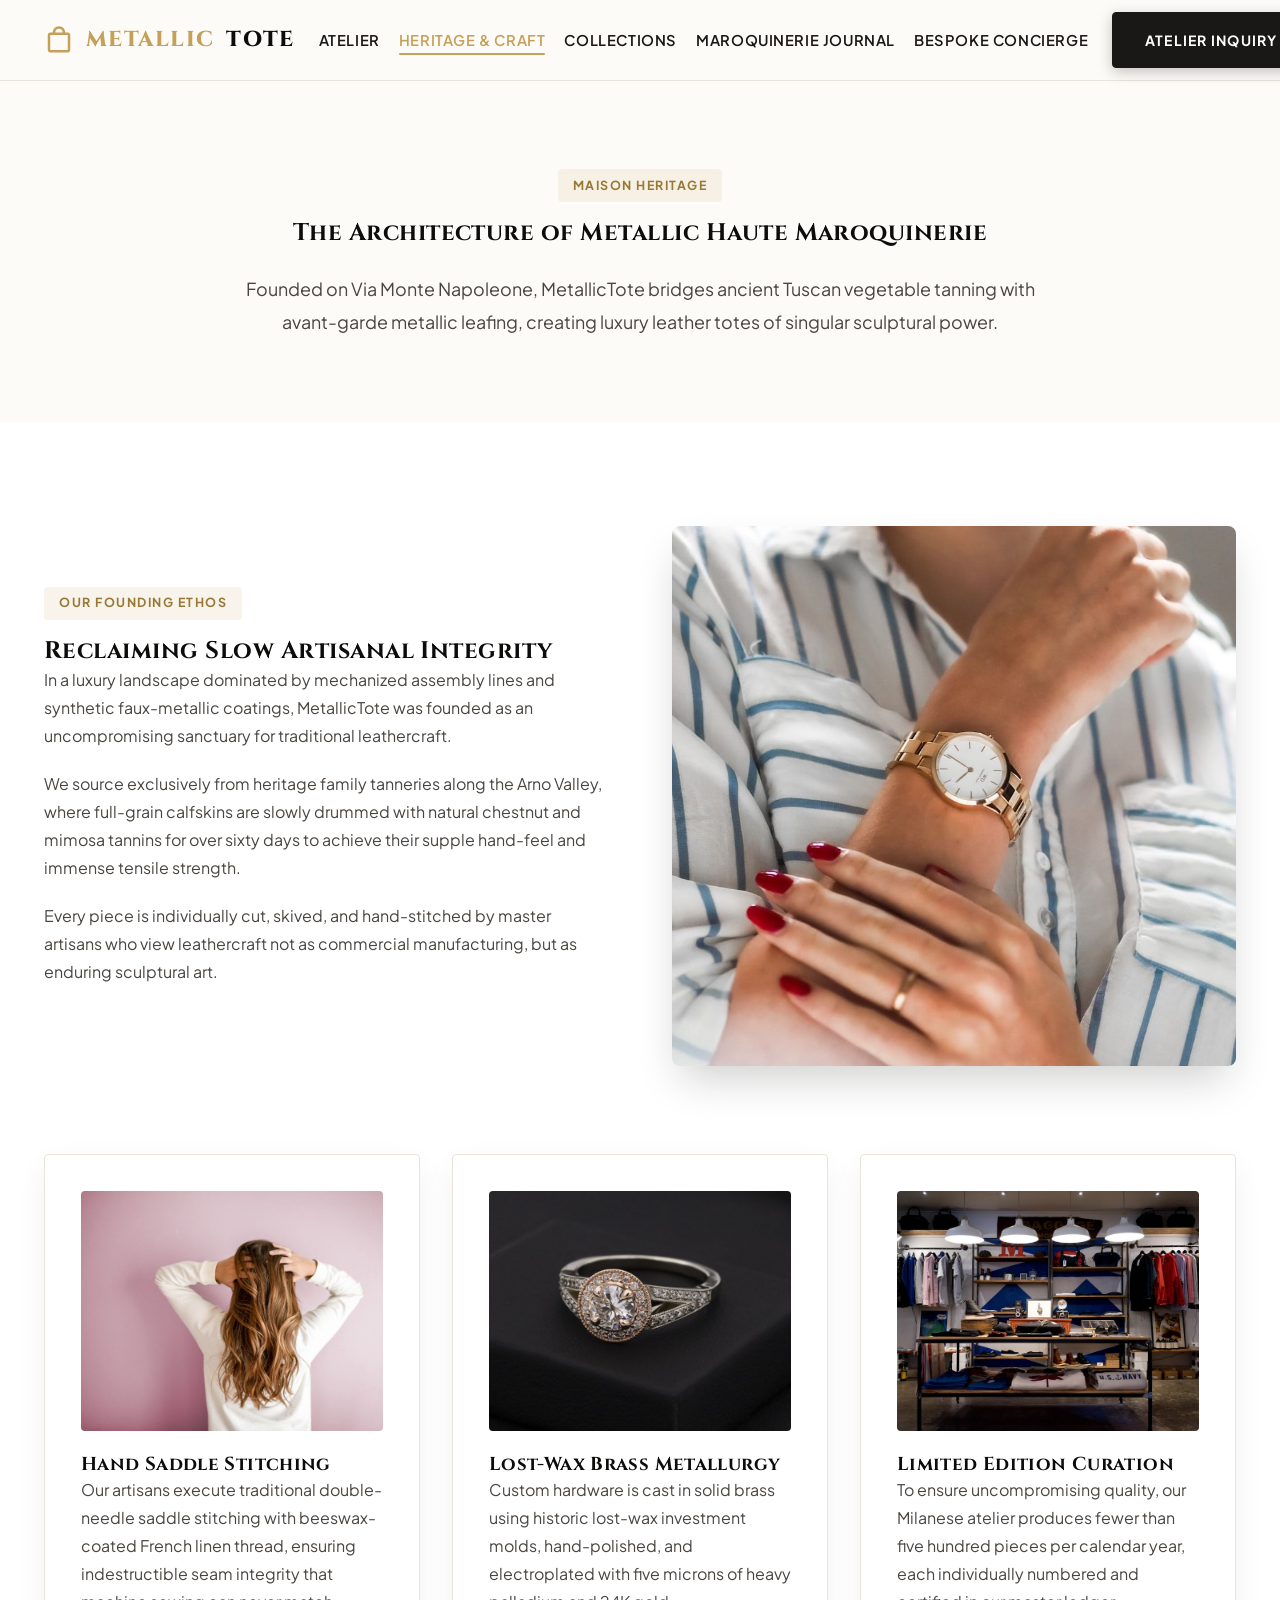
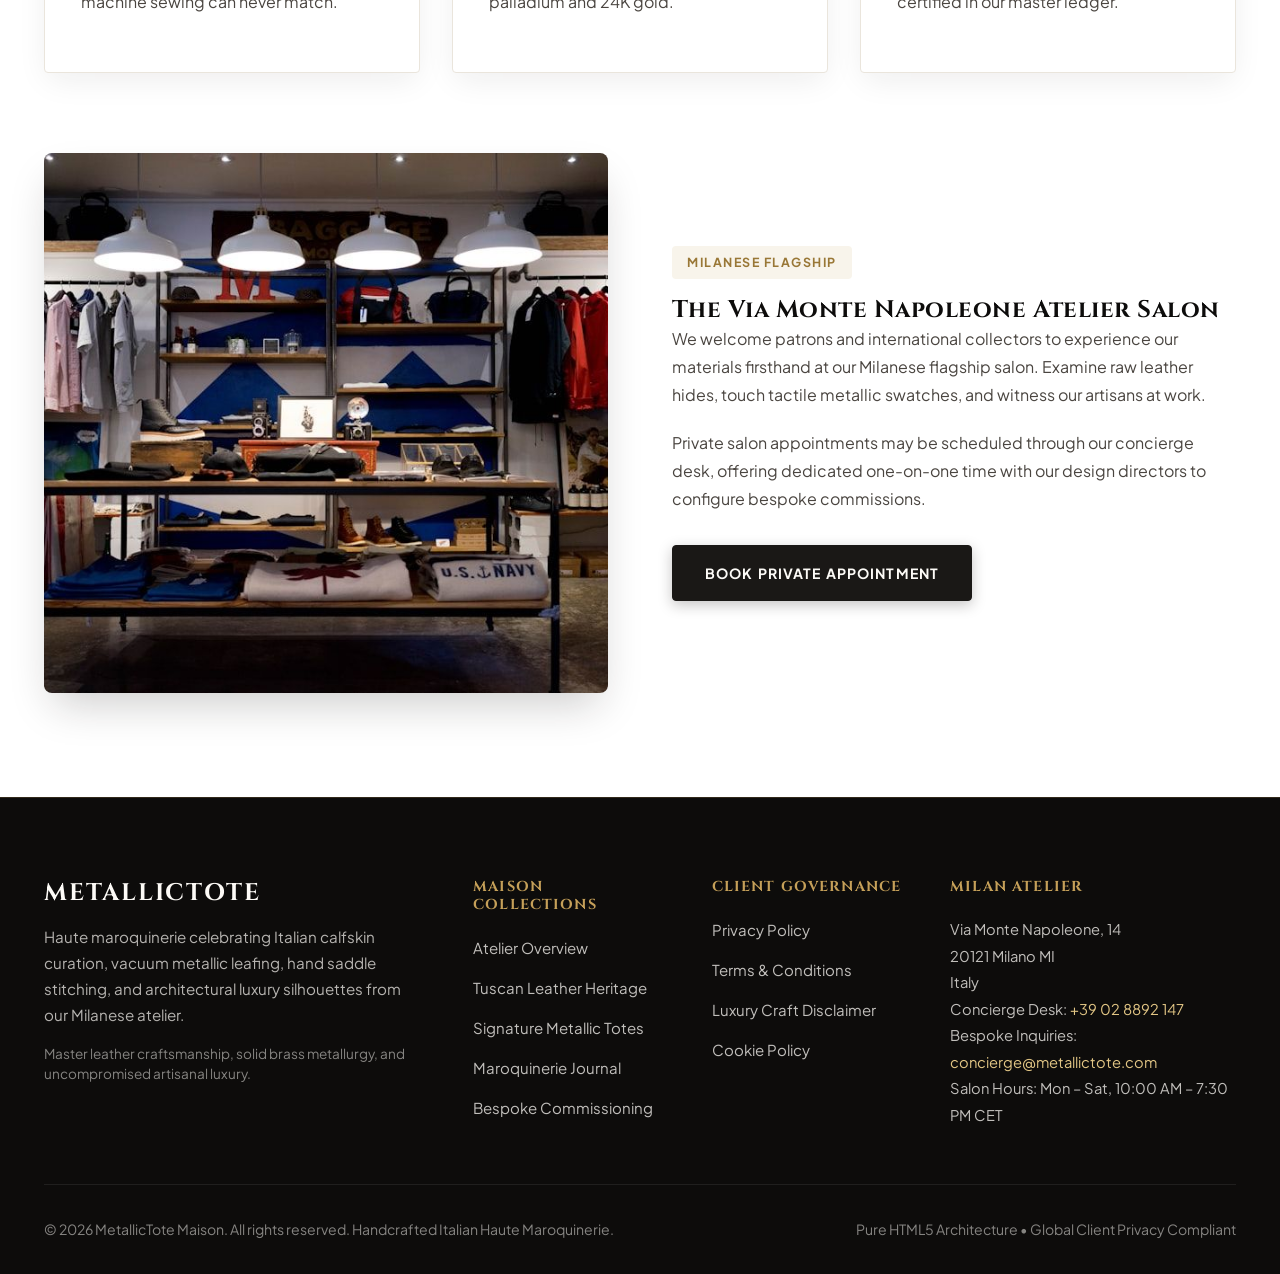
<file: about.html>
<!DOCTYPE html>
<html lang="en">
<head>
  <meta charset="UTF-8">
  <meta name="viewport" content="width=device-width, initial-scale=1.0">
  <title>Maison Heritage & Italian Leather Craft | MetallicTote</title>
  <meta name="description" content="Discover the Tuscan leather heritage, vacuum gold leafing metallurgy, and master artisans behind MetallicTote in Milan.">
  <link rel="canonical" href="https://metallictote.com/about.html">

  <!-- Google tag (gtag.js) -->
  <script async src="https://www.googletagmanager.com/gtag/js?id=G-0LY0HY7L01"></script>
  <script>
    window.dataLayer = window.dataLayer || [];
    function gtag(){dataLayer.push(arguments);}
    gtag('js', new Date());
    gtag('config', 'G-0LY0HY7L01');
  </script>

  <!-- Typography -->
  <link rel="preconnect" href="https://fonts.googleapis.com">
  <link rel="preconnect" href="https://fonts.gstatic.com" crossorigin>
  <link href="https://fonts.googleapis.com/css2?family=Cinzel:wght@600;700;800&family=Playfair+Display:ital,wght@0,600;0,700;1,400&family=Plus+Jakarta+Sans:ital,wght@0,400;0,500;0,600;0,700;1,400&family=JetBrains+Mono:wght@400;500&display=swap" rel="stylesheet">

  <!-- Stylesheet -->
  <link rel="stylesheet" href="assets/css/style.css">
</head>
<body>
  <!-- Header -->
  <header class="site-header">
    <div class="container header-inner">
      <a href="index.html" class="site-logo" aria-label="MetallicTote Home">
        <svg class="site-logo-icon" viewBox="0 0 24 24" fill="currentColor">
          <path d="M19 6h-2c0-2.76-2.24-5-5-5S7 3.24 7 6H5c-1.1 0-2 .9-2 2v12c0 1.1.9 2 2 2h14c1.1 0 2-.9 2-2V8c0-1.1-.9-2-2-2zm-7-3c1.66 0 3 1.34 3 3H9c0-1.66 1.34-3 3-3zm7 17H5V8h14v12z"/>
        </svg>
        <span>Metallic</span>Tote
      </a>

      <nav class="nav-desktop" aria-label="Desktop Navigation">
        <ul class="nav-links-list">
          <li><a href="index.html" class="nav-link ">Atelier</a></li>
          <li><a href="about.html" class="nav-link active">Heritage & Craft</a></li>
          <li><a href="index.html#signature-totes" class="nav-link">Collections</a></li>
          <li><a href="blog.html" class="nav-link ">Maroquinerie Journal</a></li>
          <li><a href="contact.html" class="nav-link ">Bespoke Concierge</a></li>
          <li class="nav-item-policy"><a href="privacy-policy.html" class="nav-link">Privacy Policy</a></li>
          <li class="nav-item-policy"><a href="terms-and-conditions.html" class="nav-link">Terms & Conditions</a></li>
          <li class="nav-item-policy"><a href="disclaimer.html" class="nav-link">Disclaimer</a></li>
          <li class="nav-item-policy"><a href="cookie-policy.html" class="nav-link">Cookie Policy</a></li>
        </ul>
      </nav>

      <div class="header-cta-group">
        <a href="contact.html" class="btn btn-primary">Atelier Inquiry</a>
        <button class="mobile-toggle-btn" aria-label="Toggle Mobile Menu">
          <svg width="24" height="24" viewBox="0 0 24 24" fill="none" stroke="currentColor" stroke-width="2"><path d="M3 12h18M3 6h18M3 18h18"/></svg>
        </button>
      </div>
    </div>
  </header>

  <!-- Mobile Drawer -->
  <div class="drawer-overlay"></div>
  <div class="mobile-drawer">
    <button class="drawer-close-btn" aria-label="Close Menu">&times;</button>
    <ul class="drawer-links">
      <li><a href="index.html" class="drawer-link">Atelier</a></li>
      <li><a href="about.html" class="drawer-link">Heritage & Craft</a></li>
      <li><a href="index.html#signature-totes" class="drawer-link">Collections</a></li>
      <li><a href="blog.html" class="drawer-link">Maroquinerie Journal</a></li>
      <li><a href="contact.html" class="drawer-link">Bespoke Concierge</a></li>
      <li><a href="privacy-policy.html" class="drawer-link">Privacy Policy</a></li>
      <li><a href="terms-and-conditions.html" class="drawer-link">Terms & Conditions</a></li>
      <li><a href="disclaimer.html" class="drawer-link">Disclaimer</a></li>
      <li><a href="cookie-policy.html" class="drawer-link">Cookie Policy</a></li>
    </ul>
  </div>

  <main>
    <section class="section" style="background-color: var(--bg-secondary); padding: 5.5rem 1.5rem 4rem;">
      <div class="container" style="max-width: 860px; text-align: center;">
        <span class="section-tag">Maison Heritage</span>
        <h1 style="margin-bottom: 1.5rem;">The Architecture of Metallic Haute Maroquinerie</h1>
        <p class="section-desc">Founded on Via Monte Napoleone, MetallicTote bridges ancient Tuscan vegetable tanning with avant-garde metallic leafing, creating luxury leather totes of singular sculptural power.</p>
      </div>
    </section>

    <section class="section">
      <div class="container">
        <div class="grid-2" style="align-items: center; gap: 4rem; margin-bottom: 5.5rem;">
          <div>
            <span class="section-tag">Our Founding Ethos</span>
            <h2>Reclaiming Slow Artisanal Integrity</h2>
            <p>In a luxury landscape dominated by mechanized assembly lines and synthetic faux-metallic coatings, MetallicTote was founded as an uncompromising sanctuary for traditional leathercraft.</p>
            <p>We source exclusively from heritage family tanneries along the Arno Valley, where full-grain calfskins are slowly drummed with natural chestnut and mimosa tannins for over sixty days to achieve their supple hand-feel and immense tensile strength.</p>
            <p>Every piece is individually cut, skived, and hand-stitched by master artisans who view leathercraft not as commercial manufacturing, but as enduring sculptural art.</p>
          </div>
          <div class="hero-image-wrapper">
            <img src="assets/images/artisan_leather_cutting.jpg" alt="Master artisan measuring and cutting metallic calfskin on wooden bench" width="560" height="440" loading="lazy">
          </div>
        </div>

        <div class="grid-3" style="margin-bottom: 5rem;">
          <div class="luxury-card">
            <div class="card-media-wrap">
              <img src="assets/images/saddle_stitching_close.jpg" alt="Twin-needle French saddle stitching with waxed linen thread" width="400" height="240" loading="lazy">
            </div>
            <h3>Hand Saddle Stitching</h3>
            <p>Our artisans execute traditional double-needle saddle stitching with beeswax-coated French linen thread, ensuring indestructible seam integrity that machine sewing can never match.</p>
          </div>

          <div class="luxury-card">
            <div class="card-media-wrap">
              <img src="assets/images/brass_hardware_finishing.jpg" alt="Solid brass hardware fittings after heavy palladium plating" width="400" height="240" loading="lazy">
            </div>
            <h3>Lost-Wax Brass Metallurgy</h3>
            <p>Custom hardware is cast in solid brass using historic lost-wax investment molds, hand-polished, and electroplated with five microns of heavy palladium and 24K gold.</p>
          </div>

          <div class="luxury-card">
            <div class="card-media-wrap">
              <img src="assets/images/luxury_boutique_display.jpg" alt="Minimalist luxury boutique salon displaying metallic tote bags" width="400" height="240" loading="lazy">
            </div>
            <h3>Limited Edition Curation</h3>
            <p>To ensure uncompromising quality, our Milanese atelier produces fewer than five hundred pieces per calendar year, each individually numbered and certified in our master ledger.</p>
          </div>
        </div>

        <div class="grid-2" style="align-items: center; gap: 4rem;">
          <div class="hero-image-wrapper">
            <img src="assets/images/luxury_boutique_display.jpg" alt="Interior of Milanese flagship salon on Via Monte Napoleone" width="560" height="440" loading="lazy">
          </div>
          <div>
            <span class="section-tag">Milanese Flagship</span>
            <h2>The Via Monte Napoleone Atelier Salon</h2>
            <p>We welcome patrons and international collectors to experience our materials firsthand at our Milanese flagship salon. Examine raw leather hides, touch tactile metallic swatches, and witness our artisans at work.</p>
            <p>Private salon appointments may be scheduled through our concierge desk, offering dedicated one-on-one time with our design directors to configure bespoke commissions.</p>
            <div style="margin-top: 2rem;">
              <a href="contact.html" class="btn btn-primary">Book Private Appointment</a>
            </div>
          </div>
        </div>
      </div>
    </section>
  </main>
  <!-- Footer -->
  <footer class="site-footer">
    <div class="container">
      <div class="footer-grid">
        <div class="footer-brand">
          <h3>MetallicTote</h3>
          <p style="color:rgba(253,251,247,0.7); font-size:0.95rem; line-height:1.7; margin-bottom:1rem;">Haute maroquinerie celebrating Italian calfskin curation, vacuum metallic leafing, hand saddle stitching, and architectural luxury silhouettes from our Milanese atelier.</p>
          <div style="font-size:0.85rem; color:rgba(253,251,247,0.5); line-height:1.5;">Master leather craftsmanship, solid brass metallurgy, and uncompromised artisanal luxury.</div>
        </div>

        <div class="footer-col">
          <h4>Maison Collections</h4>
          <ul class="footer-links">
            <li><a href="index.html">Atelier Overview</a></li>
            <li><a href="about.html">Tuscan Leather Heritage</a></li>
            <li><a href="index.html#signature-totes">Signature Metallic Totes</a></li>
            <li><a href="blog.html">Maroquinerie Journal</a></li>
            <li><a href="contact.html">Bespoke Commissioning</a></li>
          </ul>
        </div>

        <div class="footer-col">
          <h4>Client Governance</h4>
          <ul class="footer-links">
            <li><a href="privacy-policy.html">Privacy Policy</a></li>
            <li><a href="terms-and-conditions.html">Terms & Conditions</a></li>
            <li><a href="disclaimer.html">Luxury Craft Disclaimer</a></li>
            <li><a href="cookie-policy.html">Cookie Policy</a></li>
          </ul>
        </div>

        <div class="footer-col">
          <h4>Milan Atelier</h4>
          <div class="footer-contact-info">
            <div>Via Monte Napoleone, 14<br>20121 Milano MI<br>Italy</div>
            <div>Concierge Desk: <a href="tel:+39028892147" style="color:var(--secondary-light);">+39 02 8892 147</a></div>
            <div>Bespoke Inquiries: <a href="mailto:concierge@metallictote.com" style="color:var(--secondary-light);">concierge@metallictote.com</a></div>
            <div>Salon Hours: Mon &ndash; Sat, 10:00 AM &ndash; 7:30 PM CET</div>
          </div>
        </div>
      </div>

      <div class="footer-bottom">
        <div>&copy; 2026 MetallicTote Maison. All rights reserved. Handcrafted Italian Haute Maroquinerie.</div>
        <div>Pure HTML5 Architecture &bull; Global Client Privacy Compliant</div>
      </div>
    </div>
  </footer>
  <script src="assets/js/main.js"></script>

</body>
</html>
</file>
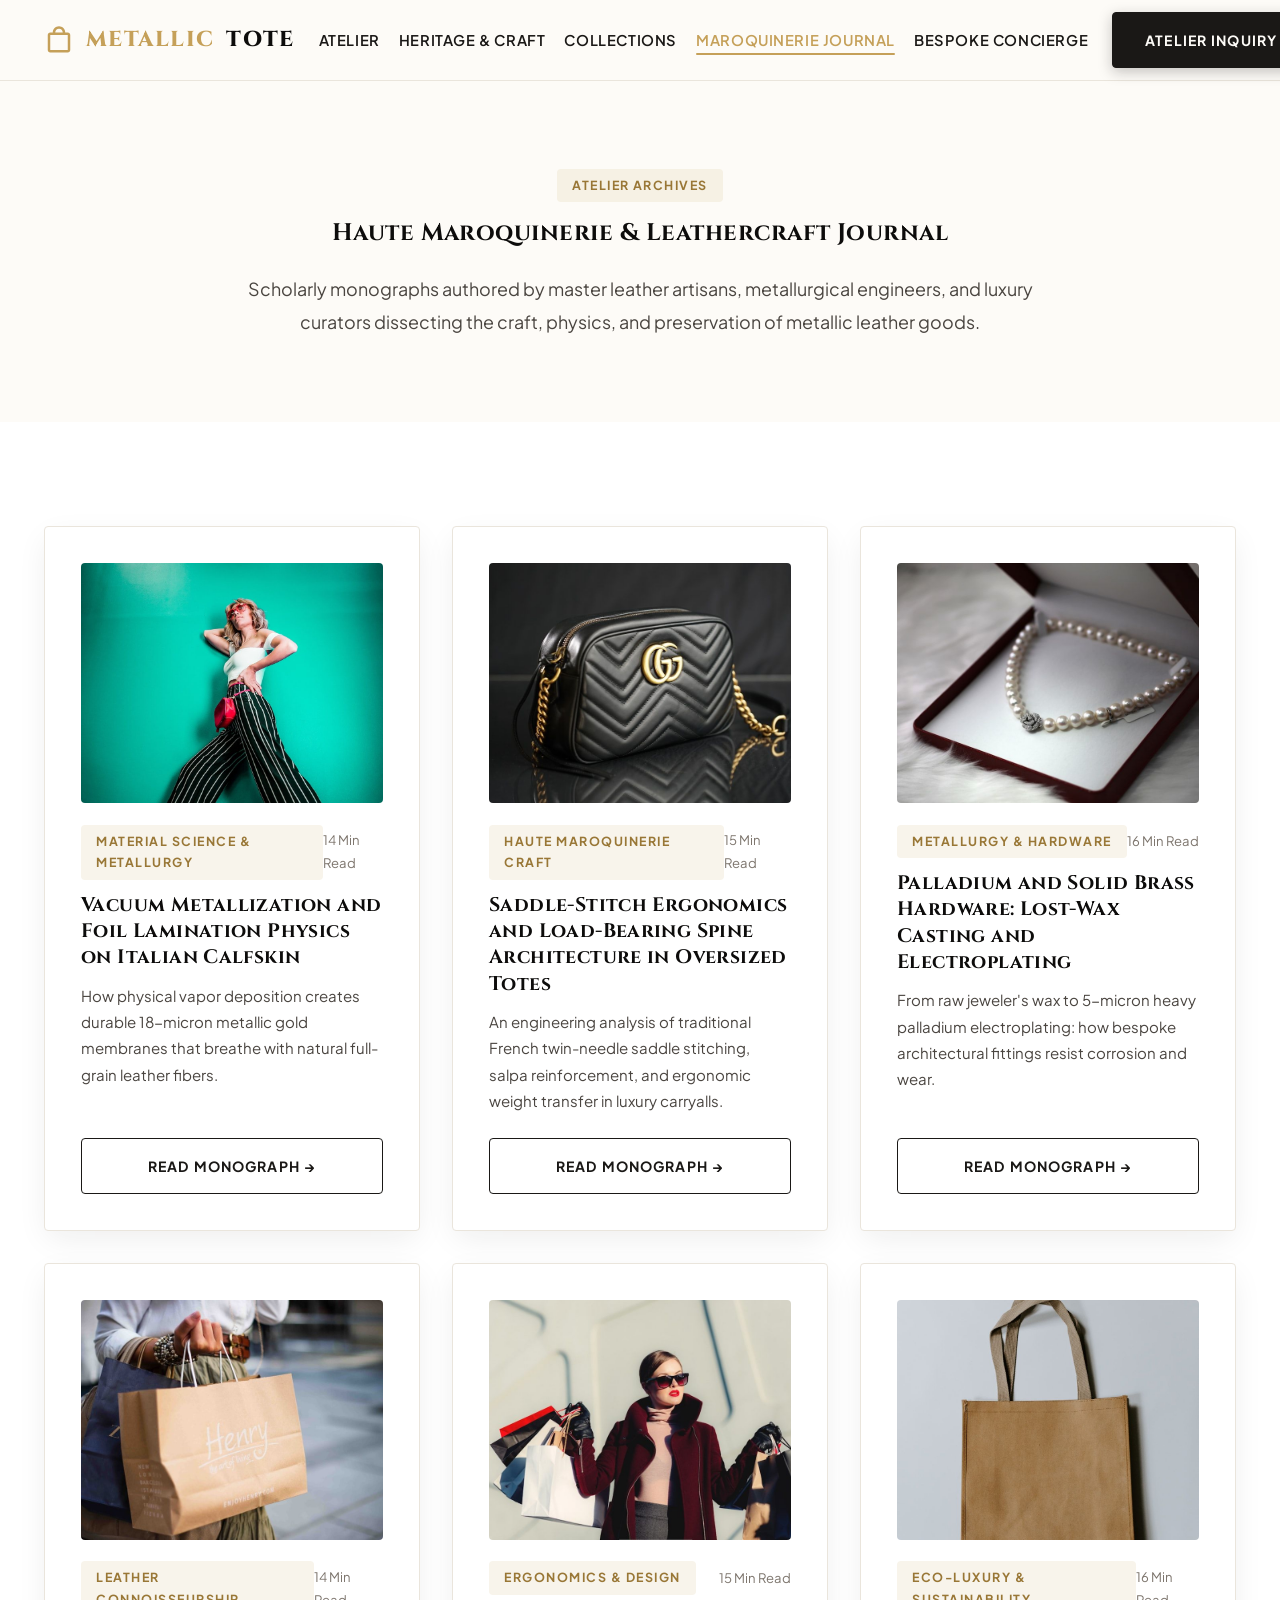
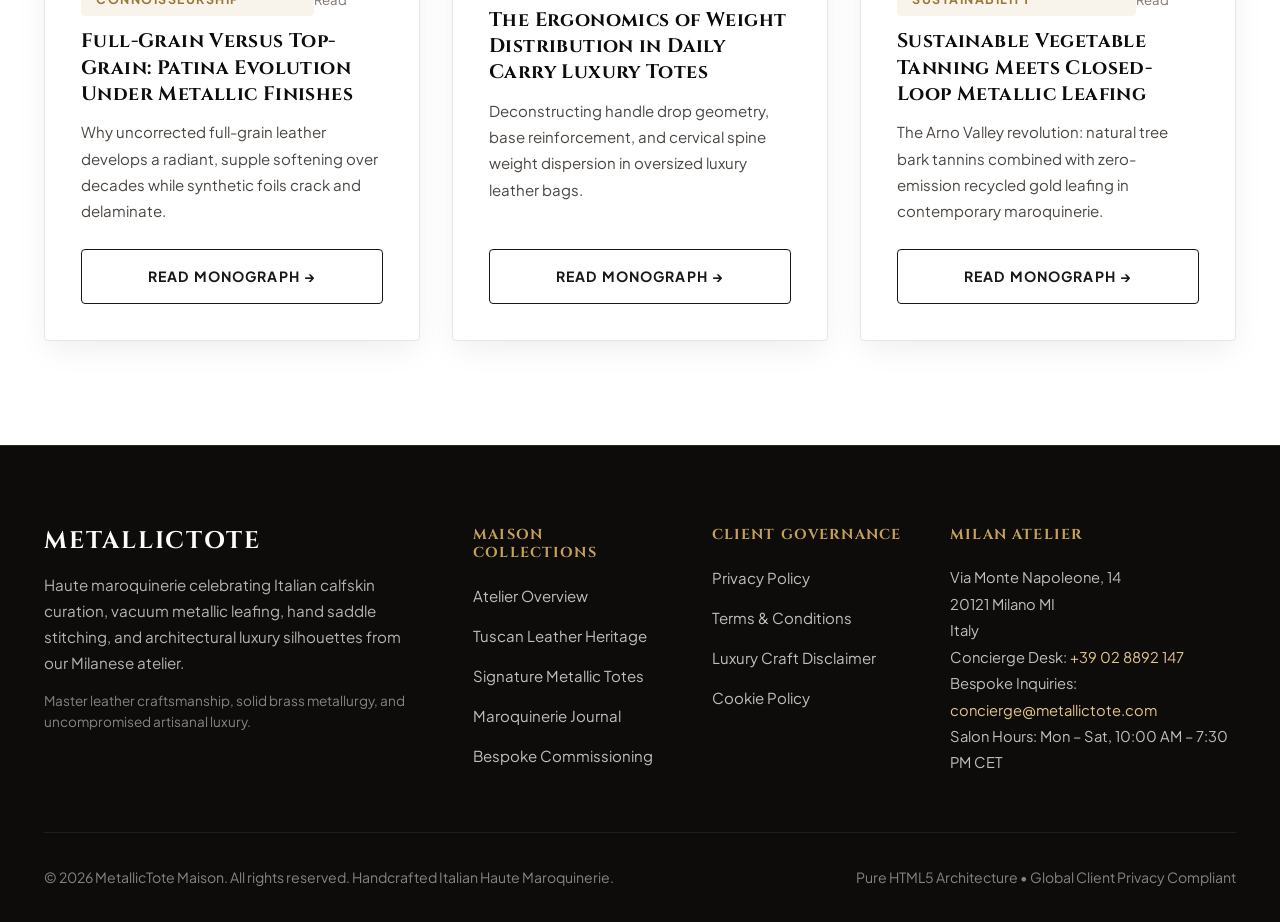
<file: blog.html>
<!DOCTYPE html>
<html lang="en">
<head>
  <meta charset="UTF-8">
  <meta name="viewport" content="width=device-width, initial-scale=1.0">
  <title>Haute Maroquinerie Research Journal | MetallicTote</title>
  <meta name="description" content="Explore scholarly treatises on metallic leather physics, Italian vegetable tanning, traditional saddle stitching, and luxury hardware metallurgy.">
  <link rel="canonical" href="https://metallictote.com/blog.html">

  <!-- Google tag (gtag.js) -->
  <script async src="https://www.googletagmanager.com/gtag/js?id=G-0LY0HY7L01"></script>
  <script>
    window.dataLayer = window.dataLayer || [];
    function gtag(){dataLayer.push(arguments);}
    gtag('js', new Date());
    gtag('config', 'G-0LY0HY7L01');
  </script>

  <!-- Typography -->
  <link rel="preconnect" href="https://fonts.googleapis.com">
  <link rel="preconnect" href="https://fonts.gstatic.com" crossorigin>
  <link href="https://fonts.googleapis.com/css2?family=Cinzel:wght@600;700;800&family=Playfair+Display:ital,wght@0,600;0,700;1,400&family=Plus+Jakarta+Sans:ital,wght@0,400;0,500;0,600;0,700;1,400&family=JetBrains+Mono:wght@400;500&display=swap" rel="stylesheet">

  <!-- Stylesheet -->
  <link rel="stylesheet" href="assets/css/style.css">
</head>
<body>
  <!-- Header -->
  <header class="site-header">
    <div class="container header-inner">
      <a href="index.html" class="site-logo" aria-label="MetallicTote Home">
        <svg class="site-logo-icon" viewBox="0 0 24 24" fill="currentColor">
          <path d="M19 6h-2c0-2.76-2.24-5-5-5S7 3.24 7 6H5c-1.1 0-2 .9-2 2v12c0 1.1.9 2 2 2h14c1.1 0 2-.9 2-2V8c0-1.1-.9-2-2-2zm-7-3c1.66 0 3 1.34 3 3H9c0-1.66 1.34-3 3-3zm7 17H5V8h14v12z"/>
        </svg>
        <span>Metallic</span>Tote
      </a>

      <nav class="nav-desktop" aria-label="Desktop Navigation">
        <ul class="nav-links-list">
          <li><a href="index.html" class="nav-link ">Atelier</a></li>
          <li><a href="about.html" class="nav-link ">Heritage & Craft</a></li>
          <li><a href="index.html#signature-totes" class="nav-link">Collections</a></li>
          <li><a href="blog.html" class="nav-link active">Maroquinerie Journal</a></li>
          <li><a href="contact.html" class="nav-link ">Bespoke Concierge</a></li>
          <li class="nav-item-policy"><a href="privacy-policy.html" class="nav-link">Privacy Policy</a></li>
          <li class="nav-item-policy"><a href="terms-and-conditions.html" class="nav-link">Terms & Conditions</a></li>
          <li class="nav-item-policy"><a href="disclaimer.html" class="nav-link">Disclaimer</a></li>
          <li class="nav-item-policy"><a href="cookie-policy.html" class="nav-link">Cookie Policy</a></li>
        </ul>
      </nav>

      <div class="header-cta-group">
        <a href="contact.html" class="btn btn-primary">Atelier Inquiry</a>
        <button class="mobile-toggle-btn" aria-label="Toggle Mobile Menu">
          <svg width="24" height="24" viewBox="0 0 24 24" fill="none" stroke="currentColor" stroke-width="2"><path d="M3 12h18M3 6h18M3 18h18"/></svg>
        </button>
      </div>
    </div>
  </header>

  <!-- Mobile Drawer -->
  <div class="drawer-overlay"></div>
  <div class="mobile-drawer">
    <button class="drawer-close-btn" aria-label="Close Menu">&times;</button>
    <ul class="drawer-links">
      <li><a href="index.html" class="drawer-link">Atelier</a></li>
      <li><a href="about.html" class="drawer-link">Heritage & Craft</a></li>
      <li><a href="index.html#signature-totes" class="drawer-link">Collections</a></li>
      <li><a href="blog.html" class="drawer-link">Maroquinerie Journal</a></li>
      <li><a href="contact.html" class="drawer-link">Bespoke Concierge</a></li>
      <li><a href="privacy-policy.html" class="drawer-link">Privacy Policy</a></li>
      <li><a href="terms-and-conditions.html" class="drawer-link">Terms & Conditions</a></li>
      <li><a href="disclaimer.html" class="drawer-link">Disclaimer</a></li>
      <li><a href="cookie-policy.html" class="drawer-link">Cookie Policy</a></li>
    </ul>
  </div>

  <main>
    <section class="section" style="background-color: var(--bg-secondary); padding: 5.5rem 1.5rem 4rem;">
      <div class="container" style="max-width: 860px; text-align: center;">
        <span class="section-tag">Atelier Archives</span>
        <h1 style="margin-bottom: 1.5rem;">Haute Maroquinerie &amp; Leathercraft Journal</h1>
        <p class="section-desc">Scholarly monographs authored by master leather artisans, metallurgical engineers, and luxury curators dissecting the craft, physics, and preservation of metallic leather goods.</p>
      </div>
    </section>

    <section class="section">
      <div class="container">
        <div class="grid-3">

        <article class="luxury-card" style="display: flex; flex-direction: column;">
          <div class="card-media-wrap" style="height: 240px;">
            <img src="assets/images/blog_metallization_hero.jpg" alt="Vacuum Metallization and Foil Lamination Physics on Italian Calfskin" width="400" height="240" loading="lazy">
          </div>
          <div style="display: flex; flex-direction: column; flex-grow: 1;">
            <div style="display: flex; justify-content: space-between; align-items: center; margin-bottom: 0.75rem;">
              <span class="section-tag" style="margin-bottom: 0;">Material Science & Metallurgy</span>
              <span style="font-size: 0.82rem; color: var(--text-muted);">14 Min Read</span>
            </div>
            <h3 style="font-size: 1.22rem; margin-bottom: 0.75rem; line-height: 1.35;">
              <a href="blog/vacuum-metallization-and-foil-lamination-physics-on-calfskin.html" style="color: var(--primary-dark);">Vacuum Metallization and Foil Lamination Physics on Italian Calfskin</a>
            </h3>
            <p style="font-size: 0.94rem; color: var(--text-secondary); margin-bottom: 1.5rem; flex-grow: 1;">How physical vapor deposition creates durable 18-micron metallic gold membranes that breathe with natural full-grain leather fibers.</p>
            <div>
              <a href="blog/vacuum-metallization-and-foil-lamination-physics-on-calfskin.html" class="btn btn-secondary" style="width: 100%;">Read Monograph &rarr;</a>
            </div>
          </div>
        </article>

        <article class="luxury-card" style="display: flex; flex-direction: column;">
          <div class="card-media-wrap" style="height: 240px;">
            <img src="assets/images/blog_saddle_stitch_hero.jpg" alt="Saddle-Stitch Ergonomics and Load-Bearing Spine Architecture in Oversized Totes" width="400" height="240" loading="lazy">
          </div>
          <div style="display: flex; flex-direction: column; flex-grow: 1;">
            <div style="display: flex; justify-content: space-between; align-items: center; margin-bottom: 0.75rem;">
              <span class="section-tag" style="margin-bottom: 0;">Haute Maroquinerie Craft</span>
              <span style="font-size: 0.82rem; color: var(--text-muted);">15 Min Read</span>
            </div>
            <h3 style="font-size: 1.22rem; margin-bottom: 0.75rem; line-height: 1.35;">
              <a href="blog/saddle-stitch-ergonomics-and-load-bearing-spine-architecture-in-oversized-totes.html" style="color: var(--primary-dark);">Saddle-Stitch Ergonomics and Load-Bearing Spine Architecture in Oversized Totes</a>
            </h3>
            <p style="font-size: 0.94rem; color: var(--text-secondary); margin-bottom: 1.5rem; flex-grow: 1;">An engineering analysis of traditional French twin-needle saddle stitching, salpa reinforcement, and ergonomic weight transfer in luxury carryalls.</p>
            <div>
              <a href="blog/saddle-stitch-ergonomics-and-load-bearing-spine-architecture-in-oversized-totes.html" class="btn btn-secondary" style="width: 100%;">Read Monograph &rarr;</a>
            </div>
          </div>
        </article>

        <article class="luxury-card" style="display: flex; flex-direction: column;">
          <div class="card-media-wrap" style="height: 240px;">
            <img src="assets/images/blog_hardware_hero.jpg" alt="Palladium and Solid Brass Hardware: Lost-Wax Casting and Electroplating" width="400" height="240" loading="lazy">
          </div>
          <div style="display: flex; flex-direction: column; flex-grow: 1;">
            <div style="display: flex; justify-content: space-between; align-items: center; margin-bottom: 0.75rem;">
              <span class="section-tag" style="margin-bottom: 0;">Metallurgy & Hardware</span>
              <span style="font-size: 0.82rem; color: var(--text-muted);">16 Min Read</span>
            </div>
            <h3 style="font-size: 1.22rem; margin-bottom: 0.75rem; line-height: 1.35;">
              <a href="blog/palladium-and-solid-brass-hardware-lost-wax-casting-and-electroplating.html" style="color: var(--primary-dark);">Palladium and Solid Brass Hardware: Lost-Wax Casting and Electroplating</a>
            </h3>
            <p style="font-size: 0.94rem; color: var(--text-secondary); margin-bottom: 1.5rem; flex-grow: 1;">From raw jeweler's wax to 5-micron heavy palladium electroplating: how bespoke architectural fittings resist corrosion and wear.</p>
            <div>
              <a href="blog/palladium-and-solid-brass-hardware-lost-wax-casting-and-electroplating.html" class="btn btn-secondary" style="width: 100%;">Read Monograph &rarr;</a>
            </div>
          </div>
        </article>

        <article class="luxury-card" style="display: flex; flex-direction: column;">
          <div class="card-media-wrap" style="height: 240px;">
            <img src="assets/images/blog_patina_hero.jpg" alt="Full-Grain Versus Top-Grain: Patina Evolution Under Metallic Finishes" width="400" height="240" loading="lazy">
          </div>
          <div style="display: flex; flex-direction: column; flex-grow: 1;">
            <div style="display: flex; justify-content: space-between; align-items: center; margin-bottom: 0.75rem;">
              <span class="section-tag" style="margin-bottom: 0;">Leather Connoisseurship</span>
              <span style="font-size: 0.82rem; color: var(--text-muted);">14 Min Read</span>
            </div>
            <h3 style="font-size: 1.22rem; margin-bottom: 0.75rem; line-height: 1.35;">
              <a href="blog/full-grain-versus-top-grain-patina-evolution-under-metallic-finishes.html" style="color: var(--primary-dark);">Full-Grain Versus Top-Grain: Patina Evolution Under Metallic Finishes</a>
            </h3>
            <p style="font-size: 0.94rem; color: var(--text-secondary); margin-bottom: 1.5rem; flex-grow: 1;">Why uncorrected full-grain leather develops a radiant, supple softening over decades while synthetic foils crack and delaminate.</p>
            <div>
              <a href="blog/full-grain-versus-top-grain-patina-evolution-under-metallic-finishes.html" class="btn btn-secondary" style="width: 100%;">Read Monograph &rarr;</a>
            </div>
          </div>
        </article>

        <article class="luxury-card" style="display: flex; flex-direction: column;">
          <div class="card-media-wrap" style="height: 240px;">
            <img src="assets/images/blog_ergonomics_hero.jpg" alt="The Ergonomics of Weight Distribution in Daily Carry Luxury Totes" width="400" height="240" loading="lazy">
          </div>
          <div style="display: flex; flex-direction: column; flex-grow: 1;">
            <div style="display: flex; justify-content: space-between; align-items: center; margin-bottom: 0.75rem;">
              <span class="section-tag" style="margin-bottom: 0;">Ergonomics & Design</span>
              <span style="font-size: 0.82rem; color: var(--text-muted);">15 Min Read</span>
            </div>
            <h3 style="font-size: 1.22rem; margin-bottom: 0.75rem; line-height: 1.35;">
              <a href="blog/ergonomics-of-weight-distribution-in-daily-carry-luxury-totes.html" style="color: var(--primary-dark);">The Ergonomics of Weight Distribution in Daily Carry Luxury Totes</a>
            </h3>
            <p style="font-size: 0.94rem; color: var(--text-secondary); margin-bottom: 1.5rem; flex-grow: 1;">Deconstructing handle drop geometry, base reinforcement, and cervical spine weight dispersion in oversized luxury leather bags.</p>
            <div>
              <a href="blog/ergonomics-of-weight-distribution-in-daily-carry-luxury-totes.html" class="btn btn-secondary" style="width: 100%;">Read Monograph &rarr;</a>
            </div>
          </div>
        </article>

        <article class="luxury-card" style="display: flex; flex-direction: column;">
          <div class="card-media-wrap" style="height: 240px;">
            <img src="assets/images/blog_eco_tanning_hero.jpg" alt="Sustainable Vegetable Tanning Meets Closed-Loop Metallic Leafing" width="400" height="240" loading="lazy">
          </div>
          <div style="display: flex; flex-direction: column; flex-grow: 1;">
            <div style="display: flex; justify-content: space-between; align-items: center; margin-bottom: 0.75rem;">
              <span class="section-tag" style="margin-bottom: 0;">Eco-Luxury & Sustainability</span>
              <span style="font-size: 0.82rem; color: var(--text-muted);">16 Min Read</span>
            </div>
            <h3 style="font-size: 1.22rem; margin-bottom: 0.75rem; line-height: 1.35;">
              <a href="blog/sustainable-vegetable-tanning-meets-closed-loop-metallic-leafing.html" style="color: var(--primary-dark);">Sustainable Vegetable Tanning Meets Closed-Loop Metallic Leafing</a>
            </h3>
            <p style="font-size: 0.94rem; color: var(--text-secondary); margin-bottom: 1.5rem; flex-grow: 1;">The Arno Valley revolution: natural tree bark tannins combined with zero-emission recycled gold leafing in contemporary maroquinerie.</p>
            <div>
              <a href="blog/sustainable-vegetable-tanning-meets-closed-loop-metallic-leafing.html" class="btn btn-secondary" style="width: 100%;">Read Monograph &rarr;</a>
            </div>
          </div>
        </article>

        </div>
      </div>
    </section>
  </main>
  <!-- Footer -->
  <footer class="site-footer">
    <div class="container">
      <div class="footer-grid">
        <div class="footer-brand">
          <h3>MetallicTote</h3>
          <p style="color:rgba(253,251,247,0.7); font-size:0.95rem; line-height:1.7; margin-bottom:1rem;">Haute maroquinerie celebrating Italian calfskin curation, vacuum metallic leafing, hand saddle stitching, and architectural luxury silhouettes from our Milanese atelier.</p>
          <div style="font-size:0.85rem; color:rgba(253,251,247,0.5); line-height:1.5;">Master leather craftsmanship, solid brass metallurgy, and uncompromised artisanal luxury.</div>
        </div>

        <div class="footer-col">
          <h4>Maison Collections</h4>
          <ul class="footer-links">
            <li><a href="index.html">Atelier Overview</a></li>
            <li><a href="about.html">Tuscan Leather Heritage</a></li>
            <li><a href="index.html#signature-totes">Signature Metallic Totes</a></li>
            <li><a href="blog.html">Maroquinerie Journal</a></li>
            <li><a href="contact.html">Bespoke Commissioning</a></li>
          </ul>
        </div>

        <div class="footer-col">
          <h4>Client Governance</h4>
          <ul class="footer-links">
            <li><a href="privacy-policy.html">Privacy Policy</a></li>
            <li><a href="terms-and-conditions.html">Terms & Conditions</a></li>
            <li><a href="disclaimer.html">Luxury Craft Disclaimer</a></li>
            <li><a href="cookie-policy.html">Cookie Policy</a></li>
          </ul>
        </div>

        <div class="footer-col">
          <h4>Milan Atelier</h4>
          <div class="footer-contact-info">
            <div>Via Monte Napoleone, 14<br>20121 Milano MI<br>Italy</div>
            <div>Concierge Desk: <a href="tel:+39028892147" style="color:var(--secondary-light);">+39 02 8892 147</a></div>
            <div>Bespoke Inquiries: <a href="mailto:concierge@metallictote.com" style="color:var(--secondary-light);">concierge@metallictote.com</a></div>
            <div>Salon Hours: Mon &ndash; Sat, 10:00 AM &ndash; 7:30 PM CET</div>
          </div>
        </div>
      </div>

      <div class="footer-bottom">
        <div>&copy; 2026 MetallicTote Maison. All rights reserved. Handcrafted Italian Haute Maroquinerie.</div>
        <div>Pure HTML5 Architecture &bull; Global Client Privacy Compliant</div>
      </div>
    </div>
  </footer>
  <script src="assets/js/main.js"></script>

</body>
</html>
</file>
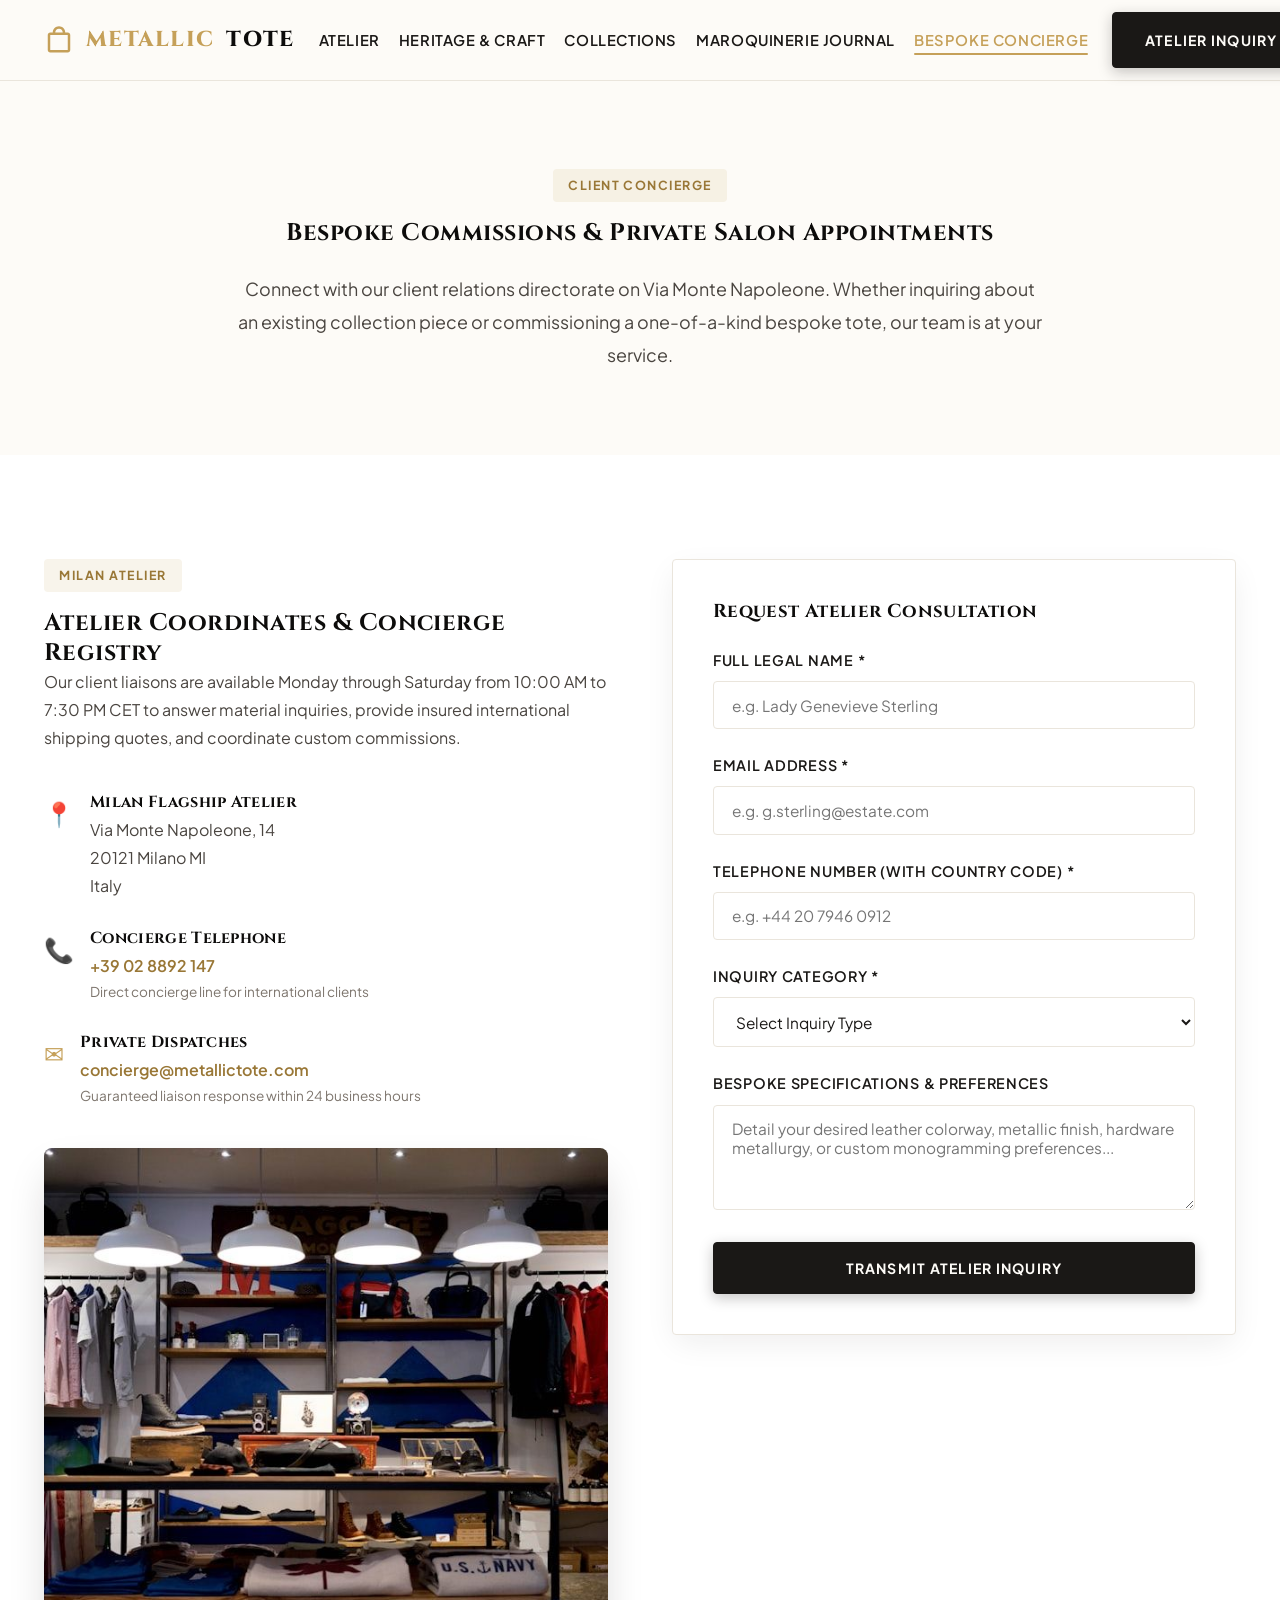
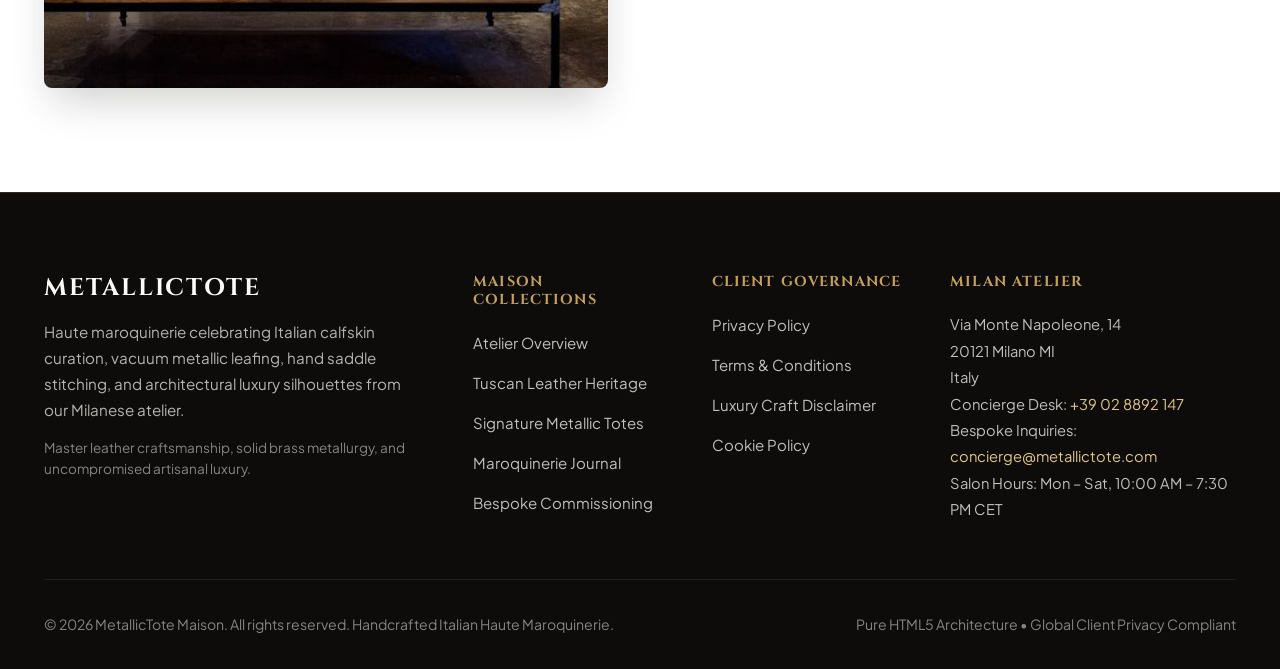
<file: contact.html>
<!DOCTYPE html>
<html lang="en">
<head>
  <meta charset="UTF-8">
  <meta name="viewport" content="width=device-width, initial-scale=1.0">
  <title>Bespoke Commissions & Concierge | MetallicTote Milan</title>
  <meta name="description" content="Connect with our Milanese bespoke concierge. Inquire about custom metallic leather totes, private salon appointments, or client relations.">
  <link rel="canonical" href="https://metallictote.com/contact.html">

  <!-- Google tag (gtag.js) -->
  <script async src="https://www.googletagmanager.com/gtag/js?id=G-0LY0HY7L01"></script>
  <script>
    window.dataLayer = window.dataLayer || [];
    function gtag(){dataLayer.push(arguments);}
    gtag('js', new Date());
    gtag('config', 'G-0LY0HY7L01');
  </script>

  <!-- Typography -->
  <link rel="preconnect" href="https://fonts.googleapis.com">
  <link rel="preconnect" href="https://fonts.gstatic.com" crossorigin>
  <link href="https://fonts.googleapis.com/css2?family=Cinzel:wght@600;700;800&family=Playfair+Display:ital,wght@0,600;0,700;1,400&family=Plus+Jakarta+Sans:ital,wght@0,400;0,500;0,600;0,700;1,400&family=JetBrains+Mono:wght@400;500&display=swap" rel="stylesheet">

  <!-- Stylesheet -->
  <link rel="stylesheet" href="assets/css/style.css">
</head>
<body>
  <!-- Header -->
  <header class="site-header">
    <div class="container header-inner">
      <a href="index.html" class="site-logo" aria-label="MetallicTote Home">
        <svg class="site-logo-icon" viewBox="0 0 24 24" fill="currentColor">
          <path d="M19 6h-2c0-2.76-2.24-5-5-5S7 3.24 7 6H5c-1.1 0-2 .9-2 2v12c0 1.1.9 2 2 2h14c1.1 0 2-.9 2-2V8c0-1.1-.9-2-2-2zm-7-3c1.66 0 3 1.34 3 3H9c0-1.66 1.34-3 3-3zm7 17H5V8h14v12z"/>
        </svg>
        <span>Metallic</span>Tote
      </a>

      <nav class="nav-desktop" aria-label="Desktop Navigation">
        <ul class="nav-links-list">
          <li><a href="index.html" class="nav-link ">Atelier</a></li>
          <li><a href="about.html" class="nav-link ">Heritage & Craft</a></li>
          <li><a href="index.html#signature-totes" class="nav-link">Collections</a></li>
          <li><a href="blog.html" class="nav-link ">Maroquinerie Journal</a></li>
          <li><a href="contact.html" class="nav-link active">Bespoke Concierge</a></li>
          <li class="nav-item-policy"><a href="privacy-policy.html" class="nav-link">Privacy Policy</a></li>
          <li class="nav-item-policy"><a href="terms-and-conditions.html" class="nav-link">Terms & Conditions</a></li>
          <li class="nav-item-policy"><a href="disclaimer.html" class="nav-link">Disclaimer</a></li>
          <li class="nav-item-policy"><a href="cookie-policy.html" class="nav-link">Cookie Policy</a></li>
        </ul>
      </nav>

      <div class="header-cta-group">
        <a href="contact.html" class="btn btn-primary">Atelier Inquiry</a>
        <button class="mobile-toggle-btn" aria-label="Toggle Mobile Menu">
          <svg width="24" height="24" viewBox="0 0 24 24" fill="none" stroke="currentColor" stroke-width="2"><path d="M3 12h18M3 6h18M3 18h18"/></svg>
        </button>
      </div>
    </div>
  </header>

  <!-- Mobile Drawer -->
  <div class="drawer-overlay"></div>
  <div class="mobile-drawer">
    <button class="drawer-close-btn" aria-label="Close Menu">&times;</button>
    <ul class="drawer-links">
      <li><a href="index.html" class="drawer-link">Atelier</a></li>
      <li><a href="about.html" class="drawer-link">Heritage & Craft</a></li>
      <li><a href="index.html#signature-totes" class="drawer-link">Collections</a></li>
      <li><a href="blog.html" class="drawer-link">Maroquinerie Journal</a></li>
      <li><a href="contact.html" class="drawer-link">Bespoke Concierge</a></li>
      <li><a href="privacy-policy.html" class="drawer-link">Privacy Policy</a></li>
      <li><a href="terms-and-conditions.html" class="drawer-link">Terms & Conditions</a></li>
      <li><a href="disclaimer.html" class="drawer-link">Disclaimer</a></li>
      <li><a href="cookie-policy.html" class="drawer-link">Cookie Policy</a></li>
    </ul>
  </div>

  <main>
    <section class="section" style="background-color: var(--bg-secondary); padding: 5.5rem 1.5rem 4rem;">
      <div class="container" style="max-width: 860px; text-align: center;">
        <span class="section-tag">Client Concierge</span>
        <h1 style="margin-bottom: 1.5rem;">Bespoke Commissions &amp; Private Salon Appointments</h1>
        <p class="section-desc">Connect with our client relations directorate on Via Monte Napoleone. Whether inquiring about an existing collection piece or commissioning a one-of-a-kind bespoke tote, our team is at your service.</p>
      </div>
    </section>

    <section class="section">
      <div class="container">
        <div class="grid-2" style="gap: 4rem;">
          <div>
            <span class="section-tag">Milan Atelier</span>
            <h2>Atelier Coordinates &amp; Concierge Registry</h2>
            <p>Our client liaisons are available Monday through Saturday from 10:00 AM to 7:30 PM CET to answer material inquiries, provide insured international shipping quotes, and coordinate custom commissions.</p>

            <div style="margin: 2.5rem 0; display: flex; flex-direction: column; gap: 1.75rem;">
              <div style="display: flex; gap: 1rem; align-items: flex-start;">
                <div style="font-size: 1.5rem; color: var(--secondary);">&#128205;</div>
                <div>
                  <h4 style="margin-bottom: 0.25rem;">Milan Flagship Atelier</h4>
                  <div style="color: var(--text-secondary);">Via Monte Napoleone, 14<br>20121 Milano MI<br>Italy</div>
                </div>
              </div>

              <div style="display: flex; gap: 1rem; align-items: flex-start;">
                <div style="font-size: 1.5rem; color: var(--secondary);">&#128222;</div>
                <div>
                  <h4 style="margin-bottom: 0.25rem;">Concierge Telephone</h4>
                  <div style="color: var(--text-secondary);"><a href="tel:+39028892147" style="color: var(--secondary-dark); font-weight: 600;">+39 02 8892 147</a></div>
                  <div style="font-size: 0.85rem; color: var(--text-muted);">Direct concierge line for international clients</div>
                </div>
              </div>

              <div style="display: flex; gap: 1rem; align-items: flex-start;">
                <div style="font-size: 1.5rem; color: var(--secondary);">&#9993;</div>
                <div>
                  <h4 style="margin-bottom: 0.25rem;">Private Dispatches</h4>
                  <div style="color: var(--text-secondary);"><a href="mailto:concierge@metallictote.com" style="color: var(--secondary-dark); font-weight: 600;">concierge@metallictote.com</a></div>
                  <div style="font-size: 0.85rem; color: var(--text-muted);">Guaranteed liaison response within 24 business hours</div>
                </div>
              </div>
            </div>

            <div class="hero-image-wrapper">
              <img src="assets/images/luxury_boutique_display.jpg" alt="Interior of MetallicTote private client salon on Via Monte Napoleone" width="500" height="320" loading="lazy">
            </div>
          </div>

          <!-- Form -->
          <div>
            <div style="background: var(--bg-card); border: 1px solid var(--border-color); border-radius: var(--radius-sm); padding: 2.5rem; box-shadow: var(--card-shadow);">
              <h3 style="margin-bottom: 1.5rem;">Request Atelier Consultation</h3>
              
              <div id="form-feedback" class="form-alert"></div>

              <form id="concierge-form">
                <div class="form-group">
                  <label class="form-label" for="client-name">Full Legal Name *</label>
                  <input type="text" id="client-name" class="form-input" placeholder="e.g. Lady Genevieve Sterling" required>
                </div>

                <div class="form-group">
                  <label class="form-label" for="client-email">Email Address *</label>
                  <input type="email" id="client-email" class="form-input" placeholder="e.g. g.sterling@estate.com" required>
                </div>

                <div class="form-group">
                  <label class="form-label" for="client-phone">Telephone Number (with Country Code) *</label>
                  <input type="tel" id="client-phone" class="form-input" placeholder="e.g. +44 20 7946 0912" required>
                </div>

                <div class="form-group">
                  <label class="form-label" for="inquiry-type">Inquiry Category *</label>
                  <select id="inquiry-type" class="form-select" required>
                    <option value="" disabled selected>Select Inquiry Type</option>
                    <option value="ready">Acquire Permanent Collection Piece</option>
                    <option value="bespoke">Bespoke Custom Tote Commission</option>
                    <option value="appointment">Private Milanese Salon Appointment</option>
                    <option value="restoration">Lifetime Warranty &amp; Atelier Restoration</option>
                    <option value="corporate">Corporate Gifting &amp; Private Orders</option>
                  </select>
                </div>

                <div class="form-group">
                  <label class="form-label" for="inquiry-details">Bespoke Specifications &amp; Preferences</label>
                  <textarea id="inquiry-details" class="form-textarea" rows="4" placeholder="Detail your desired leather colorway, metallic finish, hardware metallurgy, or custom monogramming preferences..."></textarea>
                </div>

                <button type="submit" class="btn btn-primary" style="width: 100%; padding: 1rem;">Transmit Atelier Inquiry</button>
              </form>
            </div>
          </div>
        </div>
      </div>
    </section>
  </main>
  <!-- Footer -->
  <footer class="site-footer">
    <div class="container">
      <div class="footer-grid">
        <div class="footer-brand">
          <h3>MetallicTote</h3>
          <p style="color:rgba(253,251,247,0.7); font-size:0.95rem; line-height:1.7; margin-bottom:1rem;">Haute maroquinerie celebrating Italian calfskin curation, vacuum metallic leafing, hand saddle stitching, and architectural luxury silhouettes from our Milanese atelier.</p>
          <div style="font-size:0.85rem; color:rgba(253,251,247,0.5); line-height:1.5;">Master leather craftsmanship, solid brass metallurgy, and uncompromised artisanal luxury.</div>
        </div>

        <div class="footer-col">
          <h4>Maison Collections</h4>
          <ul class="footer-links">
            <li><a href="index.html">Atelier Overview</a></li>
            <li><a href="about.html">Tuscan Leather Heritage</a></li>
            <li><a href="index.html#signature-totes">Signature Metallic Totes</a></li>
            <li><a href="blog.html">Maroquinerie Journal</a></li>
            <li><a href="contact.html">Bespoke Commissioning</a></li>
          </ul>
        </div>

        <div class="footer-col">
          <h4>Client Governance</h4>
          <ul class="footer-links">
            <li><a href="privacy-policy.html">Privacy Policy</a></li>
            <li><a href="terms-and-conditions.html">Terms & Conditions</a></li>
            <li><a href="disclaimer.html">Luxury Craft Disclaimer</a></li>
            <li><a href="cookie-policy.html">Cookie Policy</a></li>
          </ul>
        </div>

        <div class="footer-col">
          <h4>Milan Atelier</h4>
          <div class="footer-contact-info">
            <div>Via Monte Napoleone, 14<br>20121 Milano MI<br>Italy</div>
            <div>Concierge Desk: <a href="tel:+39028892147" style="color:var(--secondary-light);">+39 02 8892 147</a></div>
            <div>Bespoke Inquiries: <a href="mailto:concierge@metallictote.com" style="color:var(--secondary-light);">concierge@metallictote.com</a></div>
            <div>Salon Hours: Mon &ndash; Sat, 10:00 AM &ndash; 7:30 PM CET</div>
          </div>
        </div>
      </div>

      <div class="footer-bottom">
        <div>&copy; 2026 MetallicTote Maison. All rights reserved. Handcrafted Italian Haute Maroquinerie.</div>
        <div>Pure HTML5 Architecture &bull; Global Client Privacy Compliant</div>
      </div>
    </div>
  </footer>
  <script src="assets/js/main.js"></script>

</body>
</html>
</file>
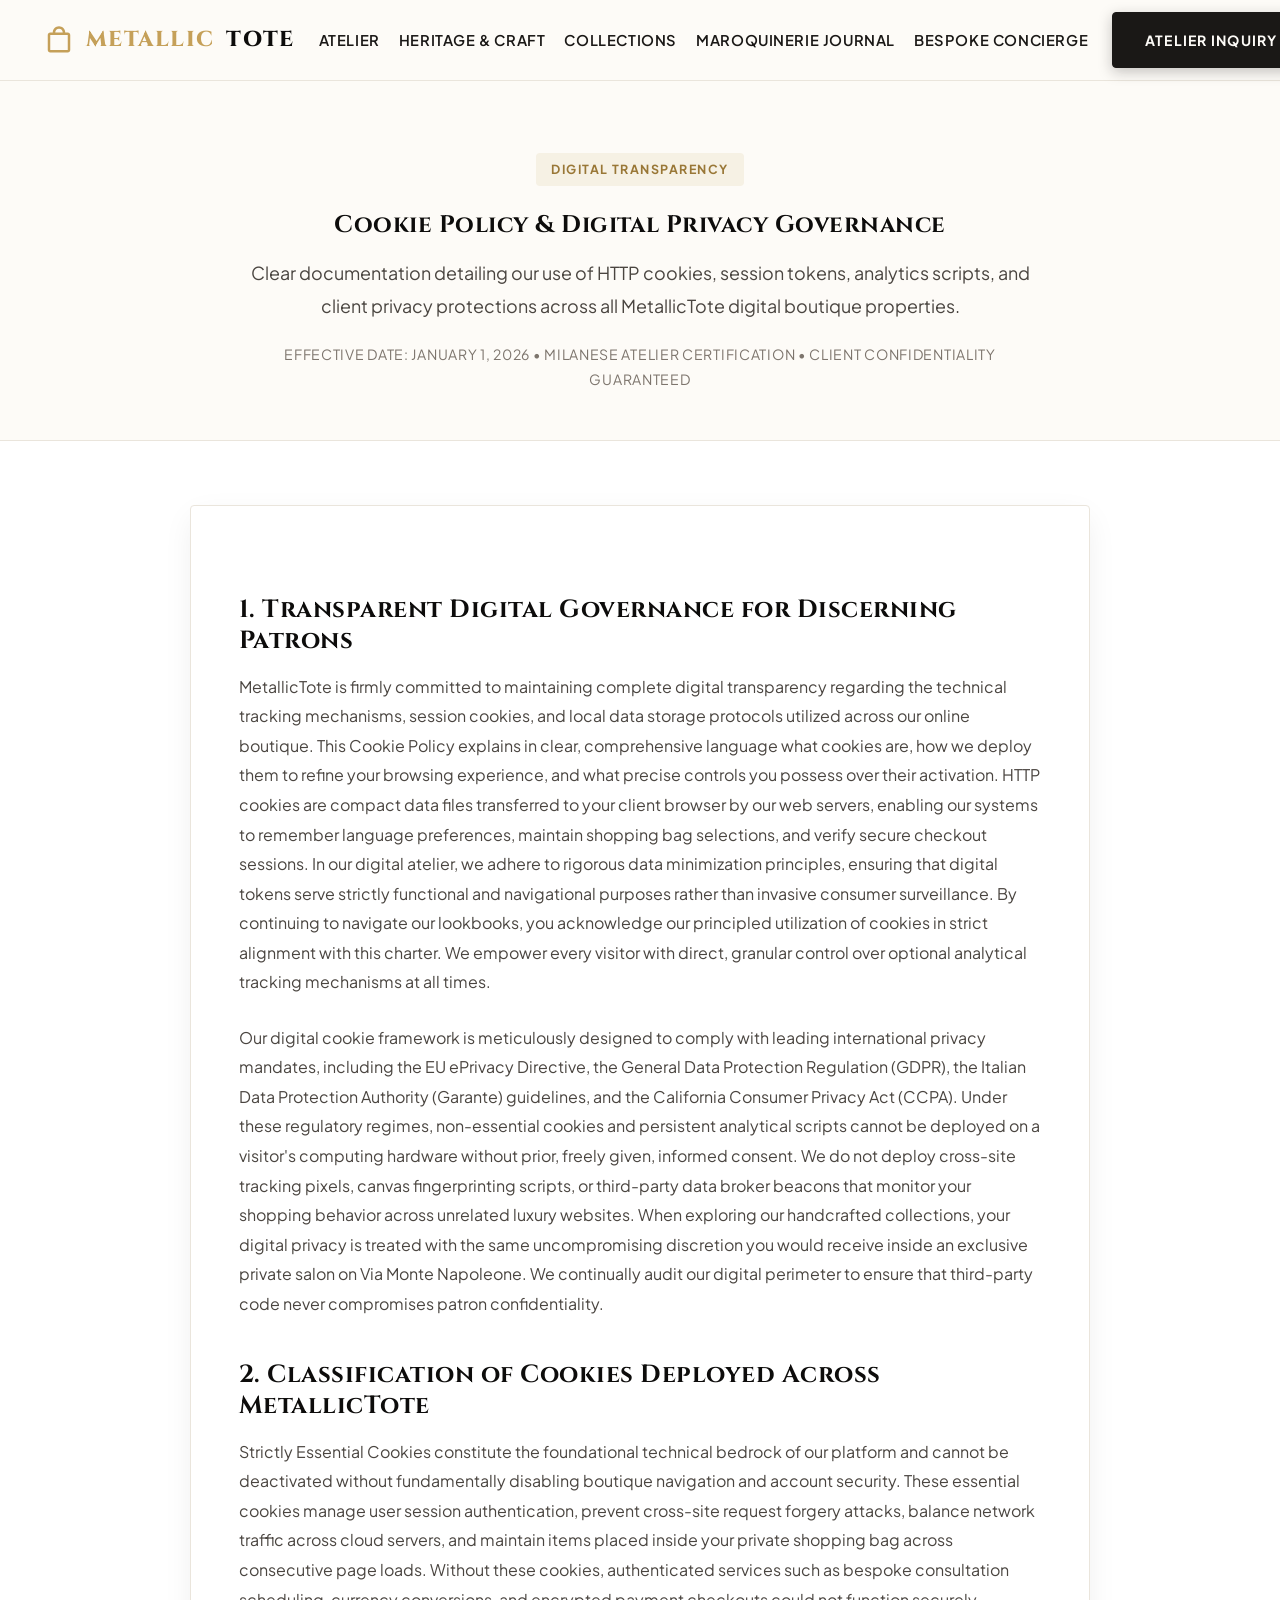
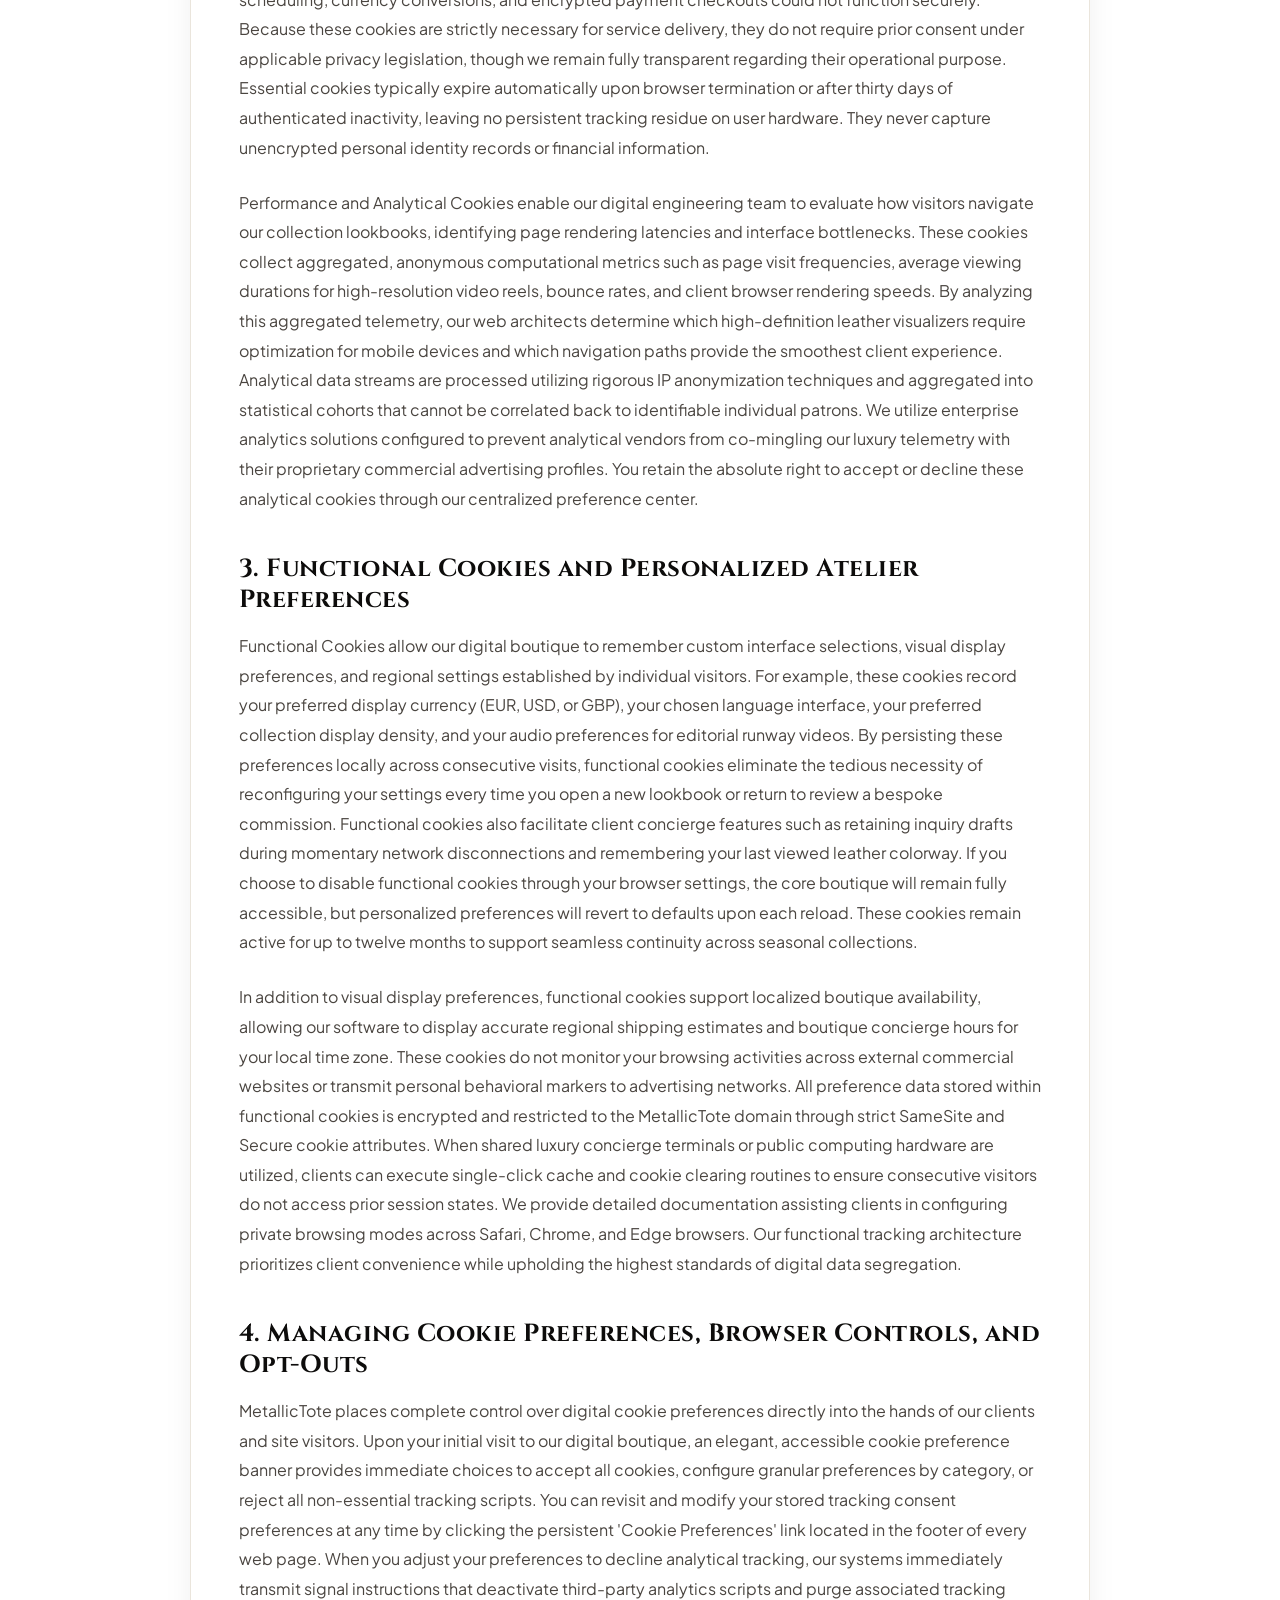
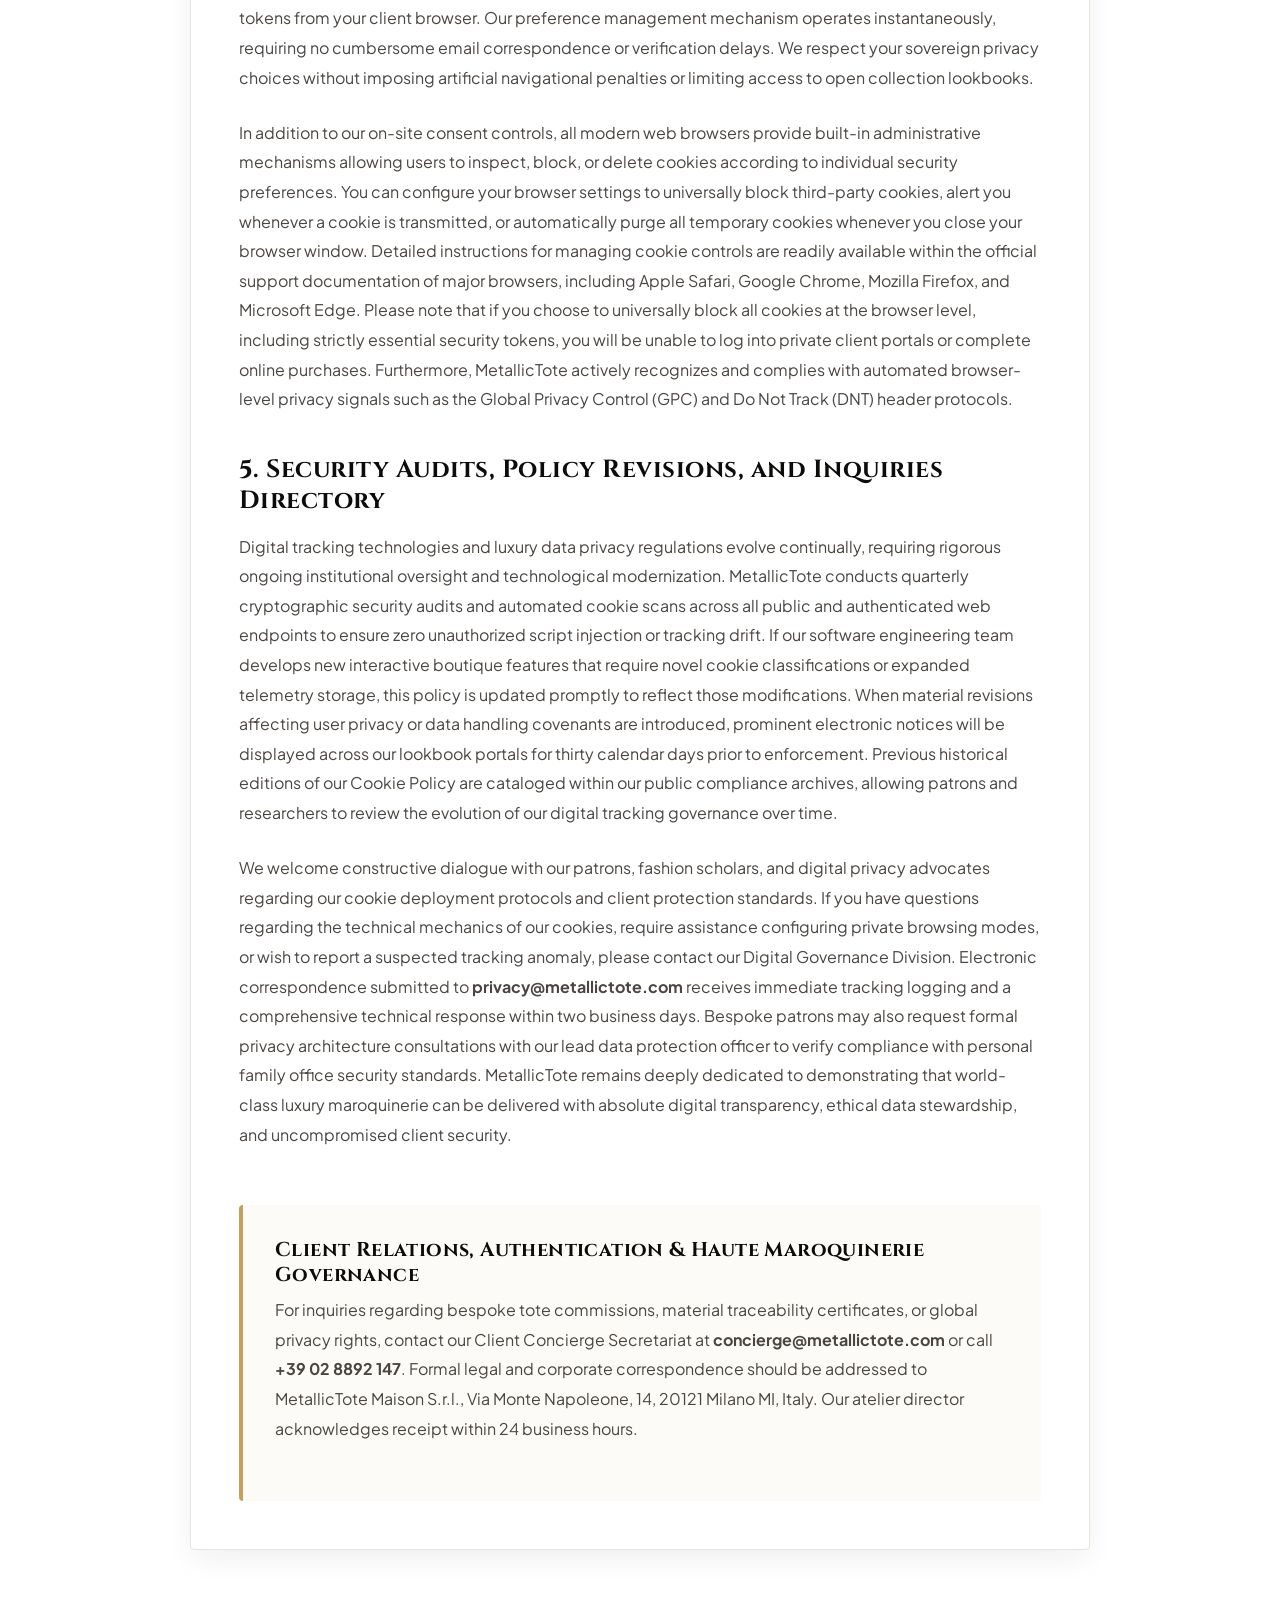
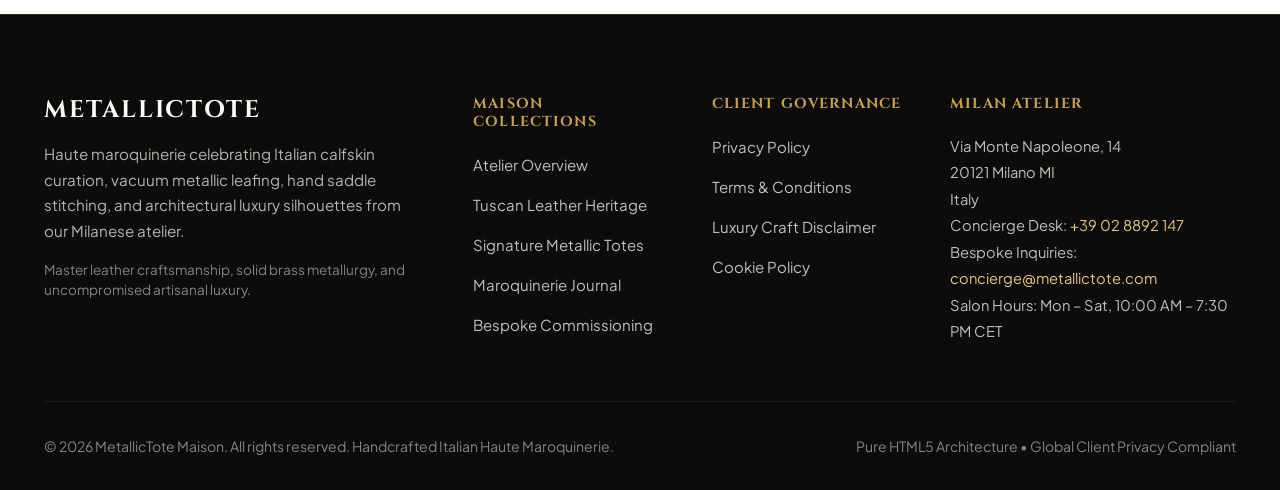
<file: cookie-policy.html>
<!DOCTYPE html>
<html lang="en">
<head>
  <meta charset="UTF-8">
  <meta name="viewport" content="width=device-width, initial-scale=1.0">
  <title>Cookie Policy & Digital Privacy Governance | MetallicTote Haute Maroquinerie</title>
  <meta name="description" content="Clear documentation detailing our use of HTTP cookies, session tokens, analytics scripts, and client privacy protections across all MetallicTote digital boutique properties.">
  <link rel="canonical" href="https://metallictote.com/cookie-policy.html">

  <!-- Google tag (gtag.js) -->
  <script async src="https://www.googletagmanager.com/gtag/js?id=G-0LY0HY7L01"></script>
  <script>
    window.dataLayer = window.dataLayer || [];
    function gtag(){dataLayer.push(arguments);}
    gtag('js', new Date());
    gtag('config', 'G-0LY0HY7L01');
  </script>

  <!-- Typography -->
  <link rel="preconnect" href="https://fonts.googleapis.com">
  <link rel="preconnect" href="https://fonts.gstatic.com" crossorigin>
  <link href="https://fonts.googleapis.com/css2?family=Cinzel:wght@600;700;800&family=Playfair+Display:ital,wght@0,600;0,700;1,400&family=Plus+Jakarta+Sans:ital,wght@0,400;0,500;0,600;0,700;1,400&family=JetBrains+Mono:wght@400;500&display=swap" rel="stylesheet">

  <!-- Stylesheet -->
  <link rel="stylesheet" href="assets/css/style.css">
</head>
<body>
  <!-- Header -->
  <header class="site-header">
    <div class="container header-inner">
      <a href="index.html" class="site-logo" aria-label="MetallicTote Home">
        <svg class="site-logo-icon" viewBox="0 0 24 24" fill="currentColor">
          <path d="M19 6h-2c0-2.76-2.24-5-5-5S7 3.24 7 6H5c-1.1 0-2 .9-2 2v12c0 1.1.9 2 2 2h14c1.1 0 2-.9 2-2V8c0-1.1-.9-2-2-2zm-7-3c1.66 0 3 1.34 3 3H9c0-1.66 1.34-3 3-3zm7 17H5V8h14v12z"/>
        </svg>
        <span>Metallic</span>Tote
      </a>

      <nav class="nav-desktop" aria-label="Desktop Navigation">
        <ul class="nav-links-list">
          <li><a href="index.html" class="nav-link">Atelier</a></li>
          <li><a href="about.html" class="nav-link">Heritage & Craft</a></li>
          <li><a href="index.html#signature-totes" class="nav-link">Collections</a></li>
          <li><a href="blog.html" class="nav-link">Maroquinerie Journal</a></li>
          <li><a href="contact.html" class="nav-link">Bespoke Concierge</a></li>
          <li class="nav-item-policy"><a href="privacy-policy.html" class="nav-link">Privacy Policy</a></li>
          <li class="nav-item-policy"><a href="terms-and-conditions.html" class="nav-link">Terms & Conditions</a></li>
          <li class="nav-item-policy"><a href="disclaimer.html" class="nav-link">Disclaimer</a></li>
          <li class="nav-item-policy"><a href="cookie-policy.html" class="nav-link">Cookie Policy</a></li>
        </ul>
      </nav>

      <div class="header-cta-group">
        <a href="contact.html" class="btn btn-primary">Atelier Inquiry</a>
        <button class="mobile-toggle-btn" aria-label="Toggle Mobile Menu">
          <svg width="24" height="24" viewBox="0 0 24 24" fill="none" stroke="currentColor" stroke-width="2"><path d="M3 12h18M3 6h18M3 18h18"/></svg>
        </button>
      </div>
    </div>
  </header>

  <!-- Mobile Drawer -->
  <div class="drawer-overlay"></div>
  <div class="mobile-drawer">
    <button class="drawer-close-btn" aria-label="Close Menu">&times;</button>
    <ul class="drawer-links">
      <li><a href="index.html" class="drawer-link">Atelier</a></li>
      <li><a href="about.html" class="drawer-link">Heritage & Craft</a></li>
      <li><a href="index.html#signature-totes" class="drawer-link">Collections</a></li>
      <li><a href="blog.html" class="drawer-link">Maroquinerie Journal</a></li>
      <li><a href="contact.html" class="drawer-link">Bespoke Concierge</a></li>
      <li><a href="privacy-policy.html" class="drawer-link">Privacy Policy</a></li>
      <li><a href="terms-and-conditions.html" class="drawer-link">Terms & Conditions</a></li>
      <li><a href="disclaimer.html" class="drawer-link">Disclaimer</a></li>
      <li><a href="cookie-policy.html" class="drawer-link">Cookie Policy</a></li>
    </ul>
  </div>

  <main>
    <section class="policy-hero">
      <div class="container" style="max-width: 840px;">
        <span class="section-tag">Digital Transparency</span>
        <h1 style="margin-top: 0.5rem; margin-bottom: 1rem;">Cookie Policy & Digital Privacy Governance</h1>
        <p class="section-desc">Clear documentation detailing our use of HTTP cookies, session tokens, analytics scripts, and client privacy protections across all MetallicTote digital boutique properties.</p>
        <div style="font-size: 0.88rem; color: var(--text-muted); margin-top: 1rem; text-transform: uppercase; letter-spacing: 0.05em;">Effective Date: January 1, 2026 &bull; Milanese Atelier Certification &bull; Client Confidentiality Guaranteed</div>
      </div>
    </section>

    <div class="container">
      <div class="policy-container">

        <h2>1. Transparent Digital Governance for Discerning Patrons</h2>
        <p>MetallicTote is firmly committed to maintaining complete digital transparency regarding the technical tracking mechanisms, session cookies, and local data storage protocols utilized across our online boutique. This Cookie Policy explains in clear, comprehensive language what cookies are, how we deploy them to refine your browsing experience, and what precise controls you possess over their activation. HTTP cookies are compact data files transferred to your client browser by our web servers, enabling our systems to remember language preferences, maintain shopping bag selections, and verify secure checkout sessions. In our digital atelier, we adhere to rigorous data minimization principles, ensuring that digital tokens serve strictly functional and navigational purposes rather than invasive consumer surveillance. By continuing to navigate our lookbooks, you acknowledge our principled utilization of cookies in strict alignment with this charter. We empower every visitor with direct, granular control over optional analytical tracking mechanisms at all times.</p>
        <p>Our digital cookie framework is meticulously designed to comply with leading international privacy mandates, including the EU ePrivacy Directive, the General Data Protection Regulation (GDPR), the Italian Data Protection Authority (Garante) guidelines, and the California Consumer Privacy Act (CCPA). Under these regulatory regimes, non-essential cookies and persistent analytical scripts cannot be deployed on a visitor's computing hardware without prior, freely given, informed consent. We do not deploy cross-site tracking pixels, canvas fingerprinting scripts, or third-party data broker beacons that monitor your shopping behavior across unrelated luxury websites. When exploring our handcrafted collections, your digital privacy is treated with the same uncompromising discretion you would receive inside an exclusive private salon on Via Monte Napoleone. We continually audit our digital perimeter to ensure that third-party code never compromises patron confidentiality.</p>

        <h2>2. Classification of Cookies Deployed Across MetallicTote</h2>
        <p>Strictly Essential Cookies constitute the foundational technical bedrock of our platform and cannot be deactivated without fundamentally disabling boutique navigation and account security. These essential cookies manage user session authentication, prevent cross-site request forgery attacks, balance network traffic across cloud servers, and maintain items placed inside your private shopping bag across consecutive page loads. Without these cookies, authenticated services such as bespoke consultation scheduling, currency conversions, and encrypted payment checkouts could not function securely. Because these cookies are strictly necessary for service delivery, they do not require prior consent under applicable privacy legislation, though we remain fully transparent regarding their operational purpose. Essential cookies typically expire automatically upon browser termination or after thirty days of authenticated inactivity, leaving no persistent tracking residue on user hardware. They never capture unencrypted personal identity records or financial information.</p>
        <p>Performance and Analytical Cookies enable our digital engineering team to evaluate how visitors navigate our collection lookbooks, identifying page rendering latencies and interface bottlenecks. These cookies collect aggregated, anonymous computational metrics such as page visit frequencies, average viewing durations for high-resolution video reels, bounce rates, and client browser rendering speeds. By analyzing this aggregated telemetry, our web architects determine which high-definition leather visualizers require optimization for mobile devices and which navigation paths provide the smoothest client experience. Analytical data streams are processed utilizing rigorous IP anonymization techniques and aggregated into statistical cohorts that cannot be correlated back to identifiable individual patrons. We utilize enterprise analytics solutions configured to prevent analytical vendors from co-mingling our luxury telemetry with their proprietary commercial advertising profiles. You retain the absolute right to accept or decline these analytical cookies through our centralized preference center.</p>

        <h2>3. Functional Cookies and Personalized Atelier Preferences</h2>
        <p>Functional Cookies allow our digital boutique to remember custom interface selections, visual display preferences, and regional settings established by individual visitors. For example, these cookies record your preferred display currency (EUR, USD, or GBP), your chosen language interface, your preferred collection display density, and your audio preferences for editorial runway videos. By persisting these preferences locally across consecutive visits, functional cookies eliminate the tedious necessity of reconfiguring your settings every time you open a new lookbook or return to review a bespoke commission. Functional cookies also facilitate client concierge features such as retaining inquiry drafts during momentary network disconnections and remembering your last viewed leather colorway. If you choose to disable functional cookies through your browser settings, the core boutique will remain fully accessible, but personalized preferences will revert to defaults upon each reload. These cookies remain active for up to twelve months to support seamless continuity across seasonal collections.</p>
        <p>In addition to visual display preferences, functional cookies support localized boutique availability, allowing our software to display accurate regional shipping estimates and boutique concierge hours for your local time zone. These cookies do not monitor your browsing activities across external commercial websites or transmit personal behavioral markers to advertising networks. All preference data stored within functional cookies is encrypted and restricted to the MetallicTote domain through strict SameSite and Secure cookie attributes. When shared luxury concierge terminals or public computing hardware are utilized, clients can execute single-click cache and cookie clearing routines to ensure consecutive visitors do not access prior session states. We provide detailed documentation assisting clients in configuring private browsing modes across Safari, Chrome, and Edge browsers. Our functional tracking architecture prioritizes client convenience while upholding the highest standards of digital data segregation.</p>

        <h2>4. Managing Cookie Preferences, Browser Controls, and Opt-Outs</h2>
        <p>MetallicTote places complete control over digital cookie preferences directly into the hands of our clients and site visitors. Upon your initial visit to our digital boutique, an elegant, accessible cookie preference banner provides immediate choices to accept all cookies, configure granular preferences by category, or reject all non-essential tracking scripts. You can revisit and modify your stored tracking consent preferences at any time by clicking the persistent 'Cookie Preferences' link located in the footer of every web page. When you adjust your preferences to decline analytical tracking, our systems immediately transmit signal instructions that deactivate third-party analytics scripts and purge associated tracking tokens from your client browser. Our preference management mechanism operates instantaneously, requiring no cumbersome email correspondence or verification delays. We respect your sovereign privacy choices without imposing artificial navigational penalties or limiting access to open collection lookbooks.</p>
        <p>In addition to our on-site consent controls, all modern web browsers provide built-in administrative mechanisms allowing users to inspect, block, or delete cookies according to individual security preferences. You can configure your browser settings to universally block third-party cookies, alert you whenever a cookie is transmitted, or automatically purge all temporary cookies whenever you close your browser window. Detailed instructions for managing cookie controls are readily available within the official support documentation of major browsers, including Apple Safari, Google Chrome, Mozilla Firefox, and Microsoft Edge. Please note that if you choose to universally block all cookies at the browser level, including strictly essential security tokens, you will be unable to log into private client portals or complete online purchases. Furthermore, MetallicTote actively recognizes and complies with automated browser-level privacy signals such as the Global Privacy Control (GPC) and Do Not Track (DNT) header protocols.</p>

        <h2>5. Security Audits, Policy Revisions, and Inquiries Directory</h2>
        <p>Digital tracking technologies and luxury data privacy regulations evolve continually, requiring rigorous ongoing institutional oversight and technological modernization. MetallicTote conducts quarterly cryptographic security audits and automated cookie scans across all public and authenticated web endpoints to ensure zero unauthorized script injection or tracking drift. If our software engineering team develops new interactive boutique features that require novel cookie classifications or expanded telemetry storage, this policy is updated promptly to reflect those modifications. When material revisions affecting user privacy or data handling covenants are introduced, prominent electronic notices will be displayed across our lookbook portals for thirty calendar days prior to enforcement. Previous historical editions of our Cookie Policy are cataloged within our public compliance archives, allowing patrons and researchers to review the evolution of our digital tracking governance over time.</p>
        <p>We welcome constructive dialogue with our patrons, fashion scholars, and digital privacy advocates regarding our cookie deployment protocols and client protection standards. If you have questions regarding the technical mechanics of our cookies, require assistance configuring private browsing modes, or wish to report a suspected tracking anomaly, please contact our Digital Governance Division. Electronic correspondence submitted to <strong>privacy@metallictote.com</strong> receives immediate tracking logging and a comprehensive technical response within two business days. Bespoke patrons may also request formal privacy architecture consultations with our lead data protection officer to verify compliance with personal family office security standards. MetallicTote remains deeply dedicated to demonstrating that world-class luxury maroquinerie can be delivered with absolute digital transparency, ethical data stewardship, and uncompromised client security.</p>

        <div class="compliance-card">
          <h3>Client Relations, Authentication & Haute Maroquinerie Governance</h3>
          <p>For inquiries regarding bespoke tote commissions, material traceability certificates, or global privacy rights, contact our Client Concierge Secretariat at <strong>concierge@metallictote.com</strong> or call <strong>+39 02 8892 147</strong>. Formal legal and corporate correspondence should be addressed to MetallicTote Maison S.r.l., Via Monte Napoleone, 14, 20121 Milano MI, Italy. Our atelier director acknowledges receipt within 24 business hours.</p>
        </div>
      </div>
    </div>
  </main>
  <!-- Footer -->
  <footer class="site-footer">
    <div class="container">
      <div class="footer-grid">
        <div class="footer-brand">
          <h3>MetallicTote</h3>
          <p style="color:rgba(253,251,247,0.7); font-size:0.95rem; line-height:1.7; margin-bottom:1rem;">Haute maroquinerie celebrating Italian calfskin curation, vacuum metallic leafing, hand saddle stitching, and architectural luxury silhouettes from our Milanese atelier.</p>
          <div style="font-size:0.85rem; color:rgba(253,251,247,0.5); line-height:1.5;">Master leather craftsmanship, solid brass metallurgy, and uncompromised artisanal luxury.</div>
        </div>

        <div class="footer-col">
          <h4>Maison Collections</h4>
          <ul class="footer-links">
            <li><a href="index.html">Atelier Overview</a></li>
            <li><a href="about.html">Tuscan Leather Heritage</a></li>
            <li><a href="index.html#signature-totes">Signature Metallic Totes</a></li>
            <li><a href="blog.html">Maroquinerie Journal</a></li>
            <li><a href="contact.html">Bespoke Commissioning</a></li>
          </ul>
        </div>

        <div class="footer-col">
          <h4>Client Governance</h4>
          <ul class="footer-links">
            <li><a href="privacy-policy.html">Privacy Policy</a></li>
            <li><a href="terms-and-conditions.html">Terms & Conditions</a></li>
            <li><a href="disclaimer.html">Luxury Craft Disclaimer</a></li>
            <li><a href="cookie-policy.html">Cookie Policy</a></li>
          </ul>
        </div>

        <div class="footer-col">
          <h4>Milan Atelier</h4>
          <div class="footer-contact-info">
            <div>Via Monte Napoleone, 14<br>20121 Milano MI<br>Italy</div>
            <div>Concierge Desk: <a href="tel:+39028892147" style="color:var(--secondary-light);">+39 02 8892 147</a></div>
            <div>Bespoke Inquiries: <a href="mailto:concierge@metallictote.com" style="color:var(--secondary-light);">concierge@metallictote.com</a></div>
            <div>Salon Hours: Mon &ndash; Sat, 10:00 AM &ndash; 7:30 PM CET</div>
          </div>
        </div>
      </div>

      <div class="footer-bottom">
        <div>&copy; 2026 MetallicTote Maison. All rights reserved. Handcrafted Italian Haute Maroquinerie.</div>
        <div>Pure HTML5 Architecture &bull; Global Client Privacy Compliant</div>
      </div>
    </div>
  </footer>
  <script src="assets/js/main.js"></script>

</body>
</html>
</file>
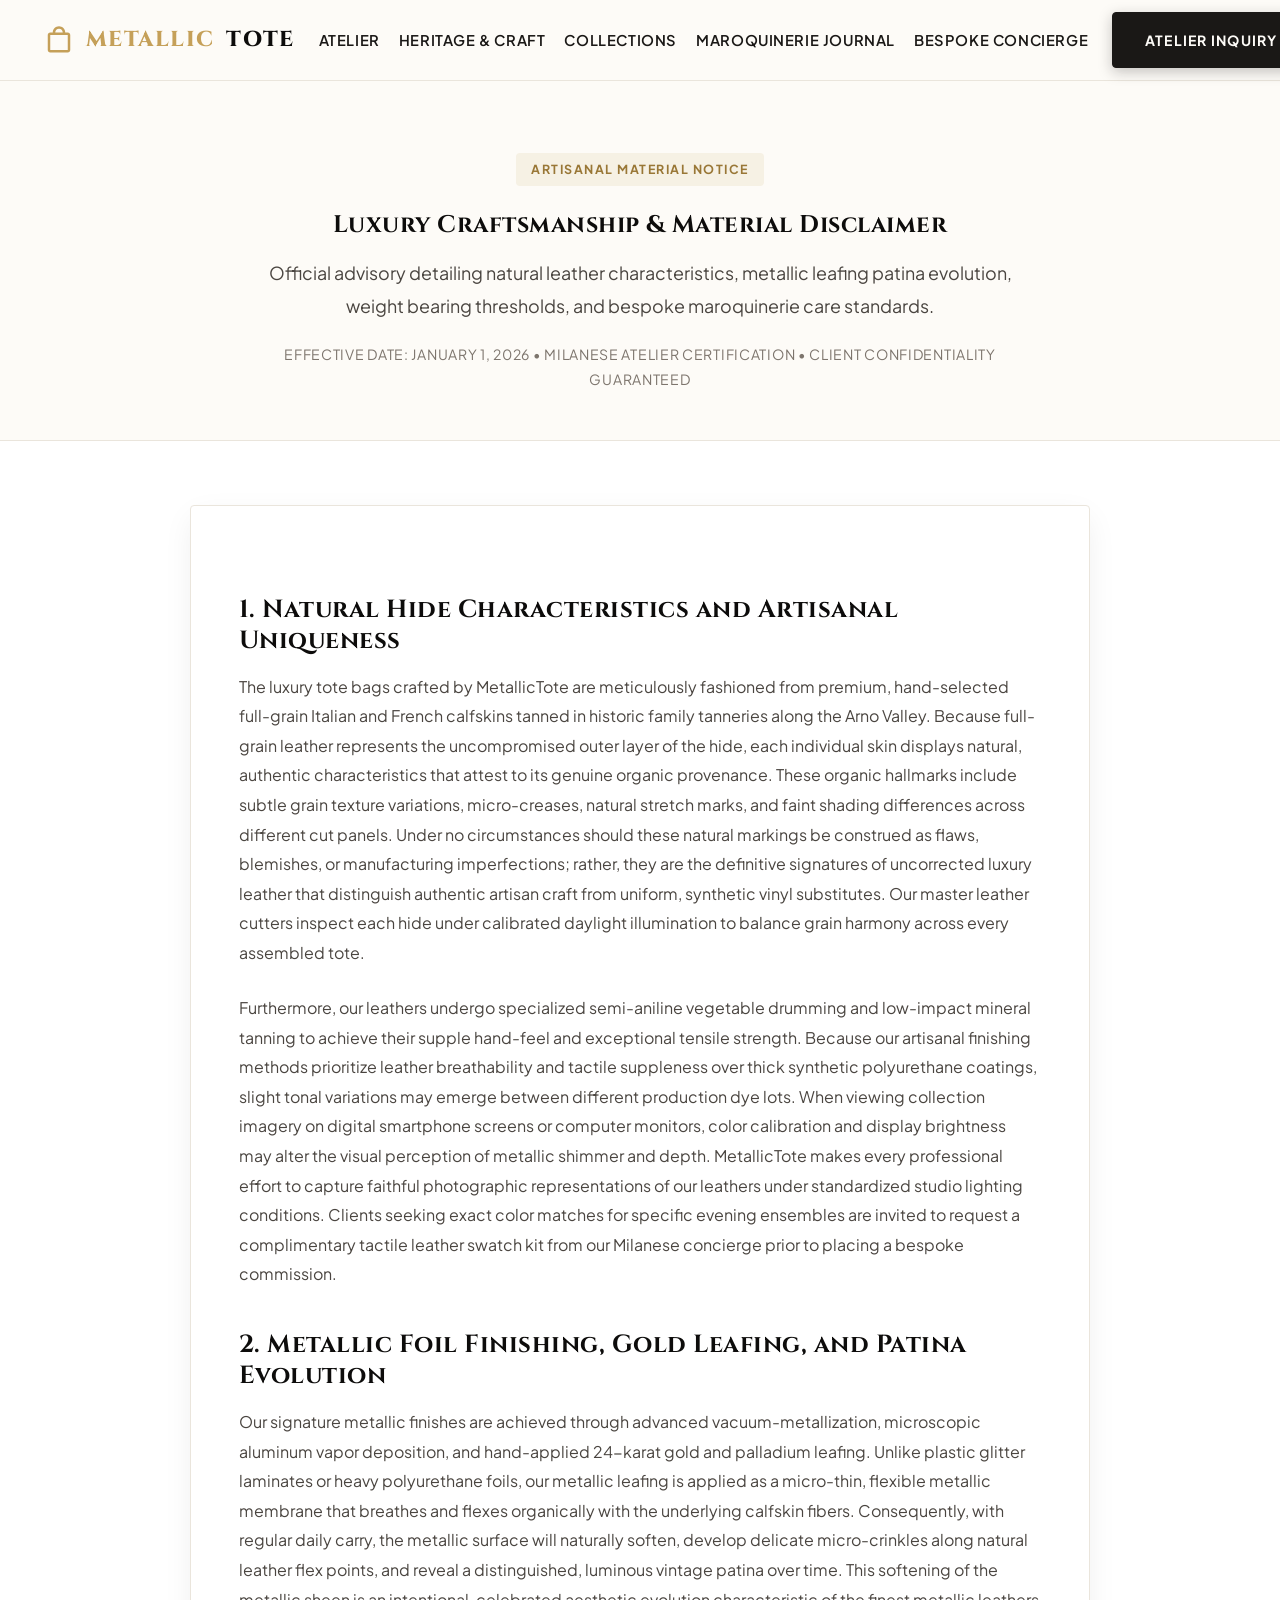
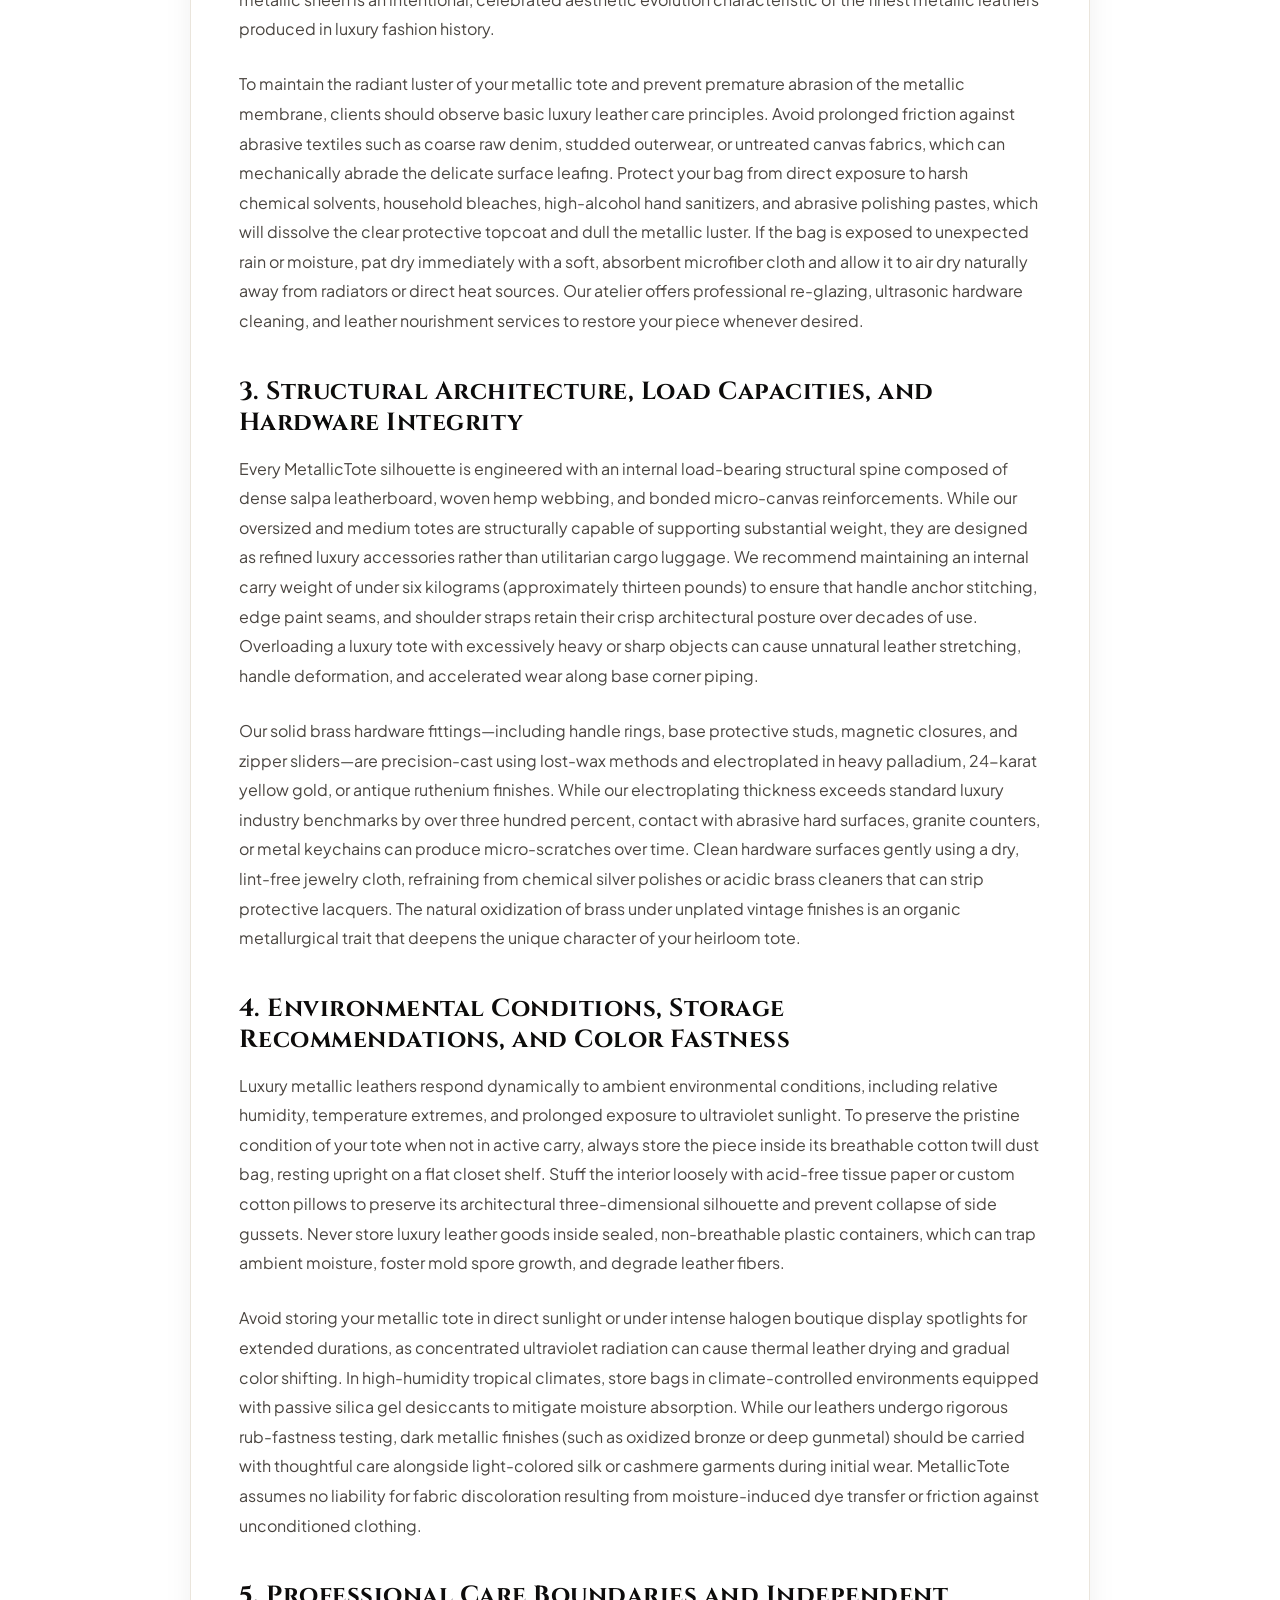
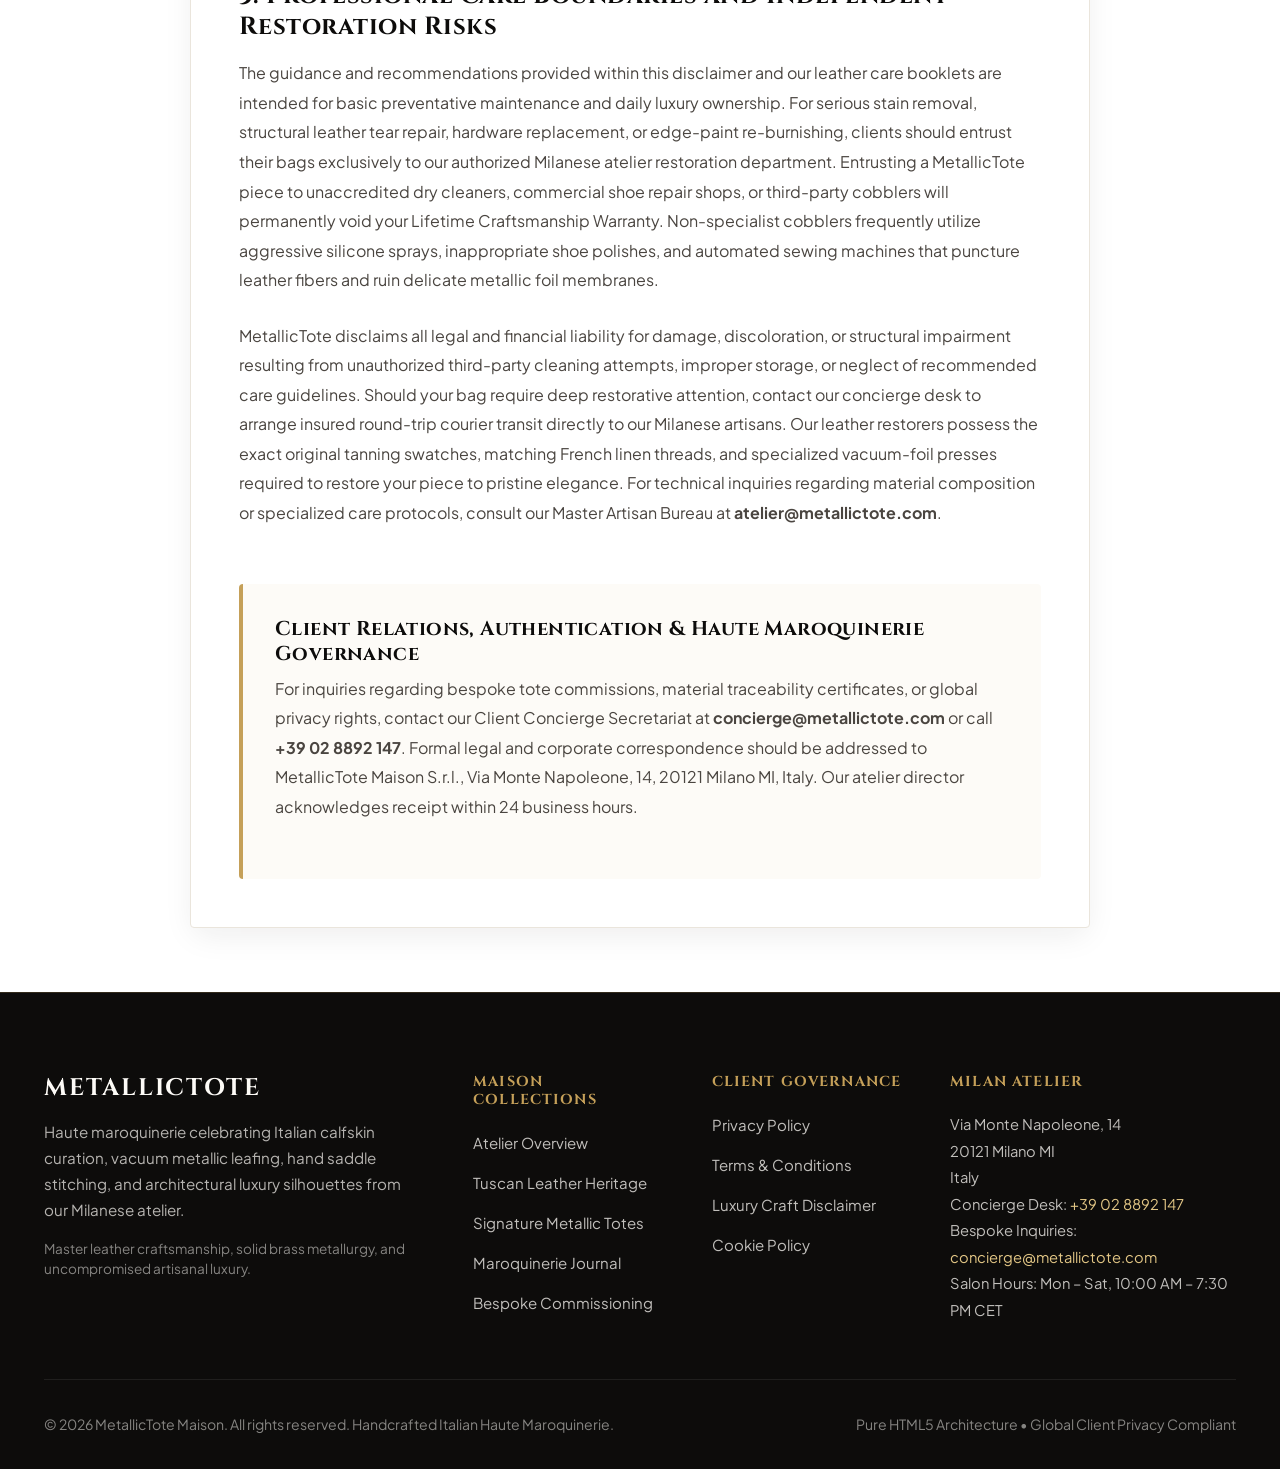
<file: disclaimer.html>
<!DOCTYPE html>
<html lang="en">
<head>
  <meta charset="UTF-8">
  <meta name="viewport" content="width=device-width, initial-scale=1.0">
  <title>Luxury Craftsmanship & Material Disclaimer | MetallicTote Haute Maroquinerie</title>
  <meta name="description" content="Official advisory detailing natural leather characteristics, metallic leafing patina evolution, weight bearing thresholds, and bespoke maroquinerie care standards.">
  <link rel="canonical" href="https://metallictote.com/disclaimer.html">

  <!-- Google tag (gtag.js) -->
  <script async src="https://www.googletagmanager.com/gtag/js?id=G-0LY0HY7L01"></script>
  <script>
    window.dataLayer = window.dataLayer || [];
    function gtag(){dataLayer.push(arguments);}
    gtag('js', new Date());
    gtag('config', 'G-0LY0HY7L01');
  </script>

  <!-- Typography -->
  <link rel="preconnect" href="https://fonts.googleapis.com">
  <link rel="preconnect" href="https://fonts.gstatic.com" crossorigin>
  <link href="https://fonts.googleapis.com/css2?family=Cinzel:wght@600;700;800&family=Playfair+Display:ital,wght@0,600;0,700;1,400&family=Plus+Jakarta+Sans:ital,wght@0,400;0,500;0,600;0,700;1,400&family=JetBrains+Mono:wght@400;500&display=swap" rel="stylesheet">

  <!-- Stylesheet -->
  <link rel="stylesheet" href="assets/css/style.css">
</head>
<body>
  <!-- Header -->
  <header class="site-header">
    <div class="container header-inner">
      <a href="index.html" class="site-logo" aria-label="MetallicTote Home">
        <svg class="site-logo-icon" viewBox="0 0 24 24" fill="currentColor">
          <path d="M19 6h-2c0-2.76-2.24-5-5-5S7 3.24 7 6H5c-1.1 0-2 .9-2 2v12c0 1.1.9 2 2 2h14c1.1 0 2-.9 2-2V8c0-1.1-.9-2-2-2zm-7-3c1.66 0 3 1.34 3 3H9c0-1.66 1.34-3 3-3zm7 17H5V8h14v12z"/>
        </svg>
        <span>Metallic</span>Tote
      </a>

      <nav class="nav-desktop" aria-label="Desktop Navigation">
        <ul class="nav-links-list">
          <li><a href="index.html" class="nav-link">Atelier</a></li>
          <li><a href="about.html" class="nav-link">Heritage & Craft</a></li>
          <li><a href="index.html#signature-totes" class="nav-link">Collections</a></li>
          <li><a href="blog.html" class="nav-link">Maroquinerie Journal</a></li>
          <li><a href="contact.html" class="nav-link">Bespoke Concierge</a></li>
          <li class="nav-item-policy"><a href="privacy-policy.html" class="nav-link">Privacy Policy</a></li>
          <li class="nav-item-policy"><a href="terms-and-conditions.html" class="nav-link">Terms & Conditions</a></li>
          <li class="nav-item-policy"><a href="disclaimer.html" class="nav-link">Disclaimer</a></li>
          <li class="nav-item-policy"><a href="cookie-policy.html" class="nav-link">Cookie Policy</a></li>
        </ul>
      </nav>

      <div class="header-cta-group">
        <a href="contact.html" class="btn btn-primary">Atelier Inquiry</a>
        <button class="mobile-toggle-btn" aria-label="Toggle Mobile Menu">
          <svg width="24" height="24" viewBox="0 0 24 24" fill="none" stroke="currentColor" stroke-width="2"><path d="M3 12h18M3 6h18M3 18h18"/></svg>
        </button>
      </div>
    </div>
  </header>

  <!-- Mobile Drawer -->
  <div class="drawer-overlay"></div>
  <div class="mobile-drawer">
    <button class="drawer-close-btn" aria-label="Close Menu">&times;</button>
    <ul class="drawer-links">
      <li><a href="index.html" class="drawer-link">Atelier</a></li>
      <li><a href="about.html" class="drawer-link">Heritage & Craft</a></li>
      <li><a href="index.html#signature-totes" class="drawer-link">Collections</a></li>
      <li><a href="blog.html" class="drawer-link">Maroquinerie Journal</a></li>
      <li><a href="contact.html" class="drawer-link">Bespoke Concierge</a></li>
      <li><a href="privacy-policy.html" class="drawer-link">Privacy Policy</a></li>
      <li><a href="terms-and-conditions.html" class="drawer-link">Terms & Conditions</a></li>
      <li><a href="disclaimer.html" class="drawer-link">Disclaimer</a></li>
      <li><a href="cookie-policy.html" class="drawer-link">Cookie Policy</a></li>
    </ul>
  </div>

  <main>
    <section class="policy-hero">
      <div class="container" style="max-width: 840px;">
        <span class="section-tag">Artisanal Material Notice</span>
        <h1 style="margin-top: 0.5rem; margin-bottom: 1rem;">Luxury Craftsmanship & Material Disclaimer</h1>
        <p class="section-desc">Official advisory detailing natural leather characteristics, metallic leafing patina evolution, weight bearing thresholds, and bespoke maroquinerie care standards.</p>
        <div style="font-size: 0.88rem; color: var(--text-muted); margin-top: 1rem; text-transform: uppercase; letter-spacing: 0.05em;">Effective Date: January 1, 2026 &bull; Milanese Atelier Certification &bull; Client Confidentiality Guaranteed</div>
      </div>
    </section>

    <div class="container">
      <div class="policy-container">

        <h2>1. Natural Hide Characteristics and Artisanal Uniqueness</h2>
        <p>The luxury tote bags crafted by MetallicTote are meticulously fashioned from premium, hand-selected full-grain Italian and French calfskins tanned in historic family tanneries along the Arno Valley. Because full-grain leather represents the uncompromised outer layer of the hide, each individual skin displays natural, authentic characteristics that attest to its genuine organic provenance. These organic hallmarks include subtle grain texture variations, micro-creases, natural stretch marks, and faint shading differences across different cut panels. Under no circumstances should these natural markings be construed as flaws, blemishes, or manufacturing imperfections; rather, they are the definitive signatures of uncorrected luxury leather that distinguish authentic artisan craft from uniform, synthetic vinyl substitutes. Our master leather cutters inspect each hide under calibrated daylight illumination to balance grain harmony across every assembled tote.</p>
        <p>Furthermore, our leathers undergo specialized semi-aniline vegetable drumming and low-impact mineral tanning to achieve their supple hand-feel and exceptional tensile strength. Because our artisanal finishing methods prioritize leather breathability and tactile suppleness over thick synthetic polyurethane coatings, slight tonal variations may emerge between different production dye lots. When viewing collection imagery on digital smartphone screens or computer monitors, color calibration and display brightness may alter the visual perception of metallic shimmer and depth. MetallicTote makes every professional effort to capture faithful photographic representations of our leathers under standardized studio lighting conditions. Clients seeking exact color matches for specific evening ensembles are invited to request a complimentary tactile leather swatch kit from our Milanese concierge prior to placing a bespoke commission.</p>

        <h2>2. Metallic Foil Finishing, Gold Leafing, and Patina Evolution</h2>
        <p>Our signature metallic finishes are achieved through advanced vacuum-metallization, microscopic aluminum vapor deposition, and hand-applied 24-karat gold and palladium leafing. Unlike plastic glitter laminates or heavy polyurethane foils, our metallic leafing is applied as a micro-thin, flexible metallic membrane that breathes and flexes organically with the underlying calfskin fibers. Consequently, with regular daily carry, the metallic surface will naturally soften, develop delicate micro-crinkles along natural leather flex points, and reveal a distinguished, luminous vintage patina over time. This softening of the metallic sheen is an intentional, celebrated aesthetic evolution characteristic of the finest metallic leathers produced in luxury fashion history.</p>
        <p>To maintain the radiant luster of your metallic tote and prevent premature abrasion of the metallic membrane, clients should observe basic luxury leather care principles. Avoid prolonged friction against abrasive textiles such as coarse raw denim, studded outerwear, or untreated canvas fabrics, which can mechanically abrade the delicate surface leafing. Protect your bag from direct exposure to harsh chemical solvents, household bleaches, high-alcohol hand sanitizers, and abrasive polishing pastes, which will dissolve the clear protective topcoat and dull the metallic luster. If the bag is exposed to unexpected rain or moisture, pat dry immediately with a soft, absorbent microfiber cloth and allow it to air dry naturally away from radiators or direct heat sources. Our atelier offers professional re-glazing, ultrasonic hardware cleaning, and leather nourishment services to restore your piece whenever desired.</p>

        <h2>3. Structural Architecture, Load Capacities, and Hardware Integrity</h2>
        <p>Every MetallicTote silhouette is engineered with an internal load-bearing structural spine composed of dense salpa leatherboard, woven hemp webbing, and bonded micro-canvas reinforcements. While our oversized and medium totes are structurally capable of supporting substantial weight, they are designed as refined luxury accessories rather than utilitarian cargo luggage. We recommend maintaining an internal carry weight of under six kilograms (approximately thirteen pounds) to ensure that handle anchor stitching, edge paint seams, and shoulder straps retain their crisp architectural posture over decades of use. Overloading a luxury tote with excessively heavy or sharp objects can cause unnatural leather stretching, handle deformation, and accelerated wear along base corner piping.</p>
        <p>Our solid brass hardware fittings—including handle rings, base protective studs, magnetic closures, and zipper sliders—are precision-cast using lost-wax methods and electroplated in heavy palladium, 24-karat yellow gold, or antique ruthenium finishes. While our electroplating thickness exceeds standard luxury industry benchmarks by over three hundred percent, contact with abrasive hard surfaces, granite counters, or metal keychains can produce micro-scratches over time. Clean hardware surfaces gently using a dry, lint-free jewelry cloth, refraining from chemical silver polishes or acidic brass cleaners that can strip protective lacquers. The natural oxidization of brass under unplated vintage finishes is an organic metallurgical trait that deepens the unique character of your heirloom tote.</p>

        <h2>4. Environmental Conditions, Storage Recommendations, and Color Fastness</h2>
        <p>Luxury metallic leathers respond dynamically to ambient environmental conditions, including relative humidity, temperature extremes, and prolonged exposure to ultraviolet sunlight. To preserve the pristine condition of your tote when not in active carry, always store the piece inside its breathable cotton twill dust bag, resting upright on a flat closet shelf. Stuff the interior loosely with acid-free tissue paper or custom cotton pillows to preserve its architectural three-dimensional silhouette and prevent collapse of side gussets. Never store luxury leather goods inside sealed, non-breathable plastic containers, which can trap ambient moisture, foster mold spore growth, and degrade leather fibers.</p>
        <p>Avoid storing your metallic tote in direct sunlight or under intense halogen boutique display spotlights for extended durations, as concentrated ultraviolet radiation can cause thermal leather drying and gradual color shifting. In high-humidity tropical climates, store bags in climate-controlled environments equipped with passive silica gel desiccants to mitigate moisture absorption. While our leathers undergo rigorous rub-fastness testing, dark metallic finishes (such as oxidized bronze or deep gunmetal) should be carried with thoughtful care alongside light-colored silk or cashmere garments during initial wear. MetallicTote assumes no liability for fabric discoloration resulting from moisture-induced dye transfer or friction against unconditioned clothing.</p>

        <h2>5. Professional Care Boundaries and Independent Restoration Risks</h2>
        <p>The guidance and recommendations provided within this disclaimer and our leather care booklets are intended for basic preventative maintenance and daily luxury ownership. For serious stain removal, structural leather tear repair, hardware replacement, or edge-paint re-burnishing, clients should entrust their bags exclusively to our authorized Milanese atelier restoration department. Entrusting a MetallicTote piece to unaccredited dry cleaners, commercial shoe repair shops, or third-party cobblers will permanently void your Lifetime Craftsmanship Warranty. Non-specialist cobblers frequently utilize aggressive silicone sprays, inappropriate shoe polishes, and automated sewing machines that puncture leather fibers and ruin delicate metallic foil membranes.</p>
        <p>MetallicTote disclaims all legal and financial liability for damage, discoloration, or structural impairment resulting from unauthorized third-party cleaning attempts, improper storage, or neglect of recommended care guidelines. Should your bag require deep restorative attention, contact our concierge desk to arrange insured round-trip courier transit directly to our Milanese artisans. Our leather restorers possess the exact original tanning swatches, matching French linen threads, and specialized vacuum-foil presses required to restore your piece to pristine elegance. For technical inquiries regarding material composition or specialized care protocols, consult our Master Artisan Bureau at <strong>atelier@metallictote.com</strong>.</p>

        <div class="compliance-card">
          <h3>Client Relations, Authentication & Haute Maroquinerie Governance</h3>
          <p>For inquiries regarding bespoke tote commissions, material traceability certificates, or global privacy rights, contact our Client Concierge Secretariat at <strong>concierge@metallictote.com</strong> or call <strong>+39 02 8892 147</strong>. Formal legal and corporate correspondence should be addressed to MetallicTote Maison S.r.l., Via Monte Napoleone, 14, 20121 Milano MI, Italy. Our atelier director acknowledges receipt within 24 business hours.</p>
        </div>
      </div>
    </div>
  </main>
  <!-- Footer -->
  <footer class="site-footer">
    <div class="container">
      <div class="footer-grid">
        <div class="footer-brand">
          <h3>MetallicTote</h3>
          <p style="color:rgba(253,251,247,0.7); font-size:0.95rem; line-height:1.7; margin-bottom:1rem;">Haute maroquinerie celebrating Italian calfskin curation, vacuum metallic leafing, hand saddle stitching, and architectural luxury silhouettes from our Milanese atelier.</p>
          <div style="font-size:0.85rem; color:rgba(253,251,247,0.5); line-height:1.5;">Master leather craftsmanship, solid brass metallurgy, and uncompromised artisanal luxury.</div>
        </div>

        <div class="footer-col">
          <h4>Maison Collections</h4>
          <ul class="footer-links">
            <li><a href="index.html">Atelier Overview</a></li>
            <li><a href="about.html">Tuscan Leather Heritage</a></li>
            <li><a href="index.html#signature-totes">Signature Metallic Totes</a></li>
            <li><a href="blog.html">Maroquinerie Journal</a></li>
            <li><a href="contact.html">Bespoke Commissioning</a></li>
          </ul>
        </div>

        <div class="footer-col">
          <h4>Client Governance</h4>
          <ul class="footer-links">
            <li><a href="privacy-policy.html">Privacy Policy</a></li>
            <li><a href="terms-and-conditions.html">Terms & Conditions</a></li>
            <li><a href="disclaimer.html">Luxury Craft Disclaimer</a></li>
            <li><a href="cookie-policy.html">Cookie Policy</a></li>
          </ul>
        </div>

        <div class="footer-col">
          <h4>Milan Atelier</h4>
          <div class="footer-contact-info">
            <div>Via Monte Napoleone, 14<br>20121 Milano MI<br>Italy</div>
            <div>Concierge Desk: <a href="tel:+39028892147" style="color:var(--secondary-light);">+39 02 8892 147</a></div>
            <div>Bespoke Inquiries: <a href="mailto:concierge@metallictote.com" style="color:var(--secondary-light);">concierge@metallictote.com</a></div>
            <div>Salon Hours: Mon &ndash; Sat, 10:00 AM &ndash; 7:30 PM CET</div>
          </div>
        </div>
      </div>

      <div class="footer-bottom">
        <div>&copy; 2026 MetallicTote Maison. All rights reserved. Handcrafted Italian Haute Maroquinerie.</div>
        <div>Pure HTML5 Architecture &bull; Global Client Privacy Compliant</div>
      </div>
    </div>
  </footer>
  <script src="assets/js/main.js"></script>

</body>
</html>
</file>
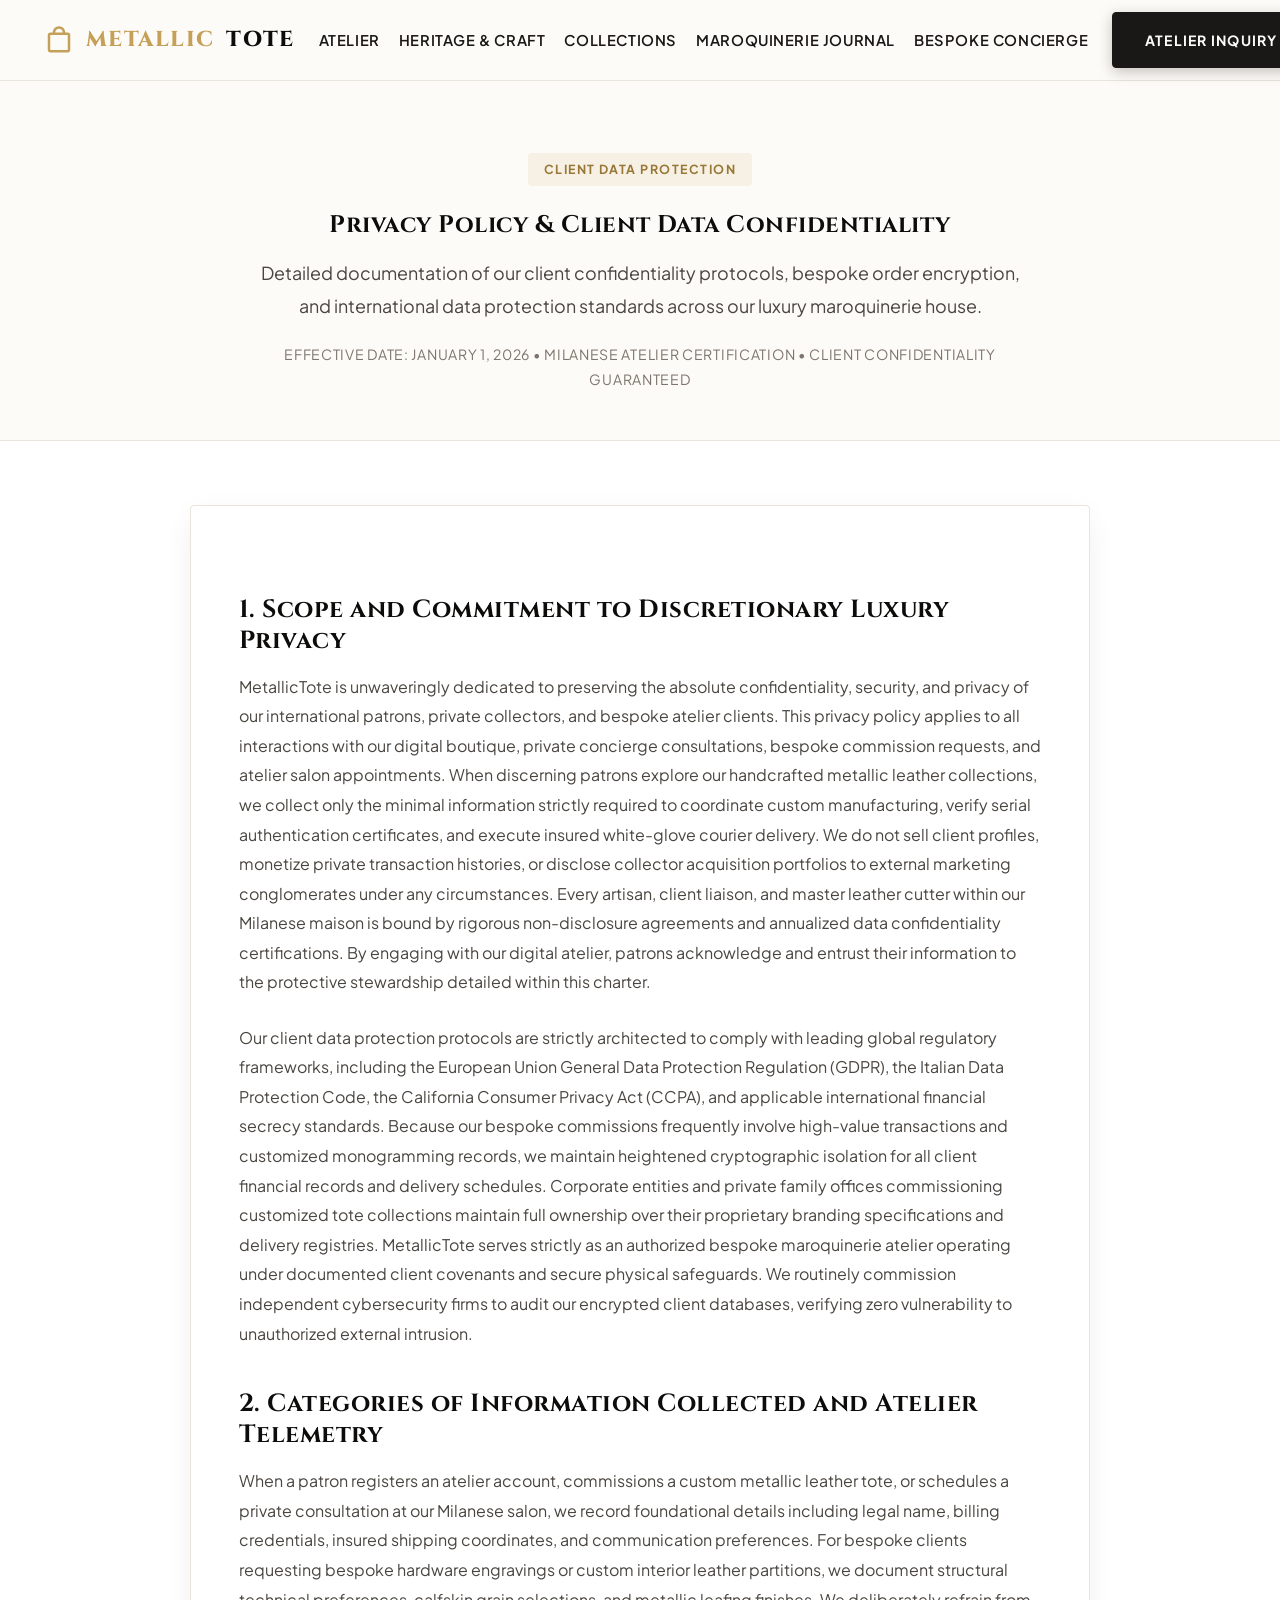
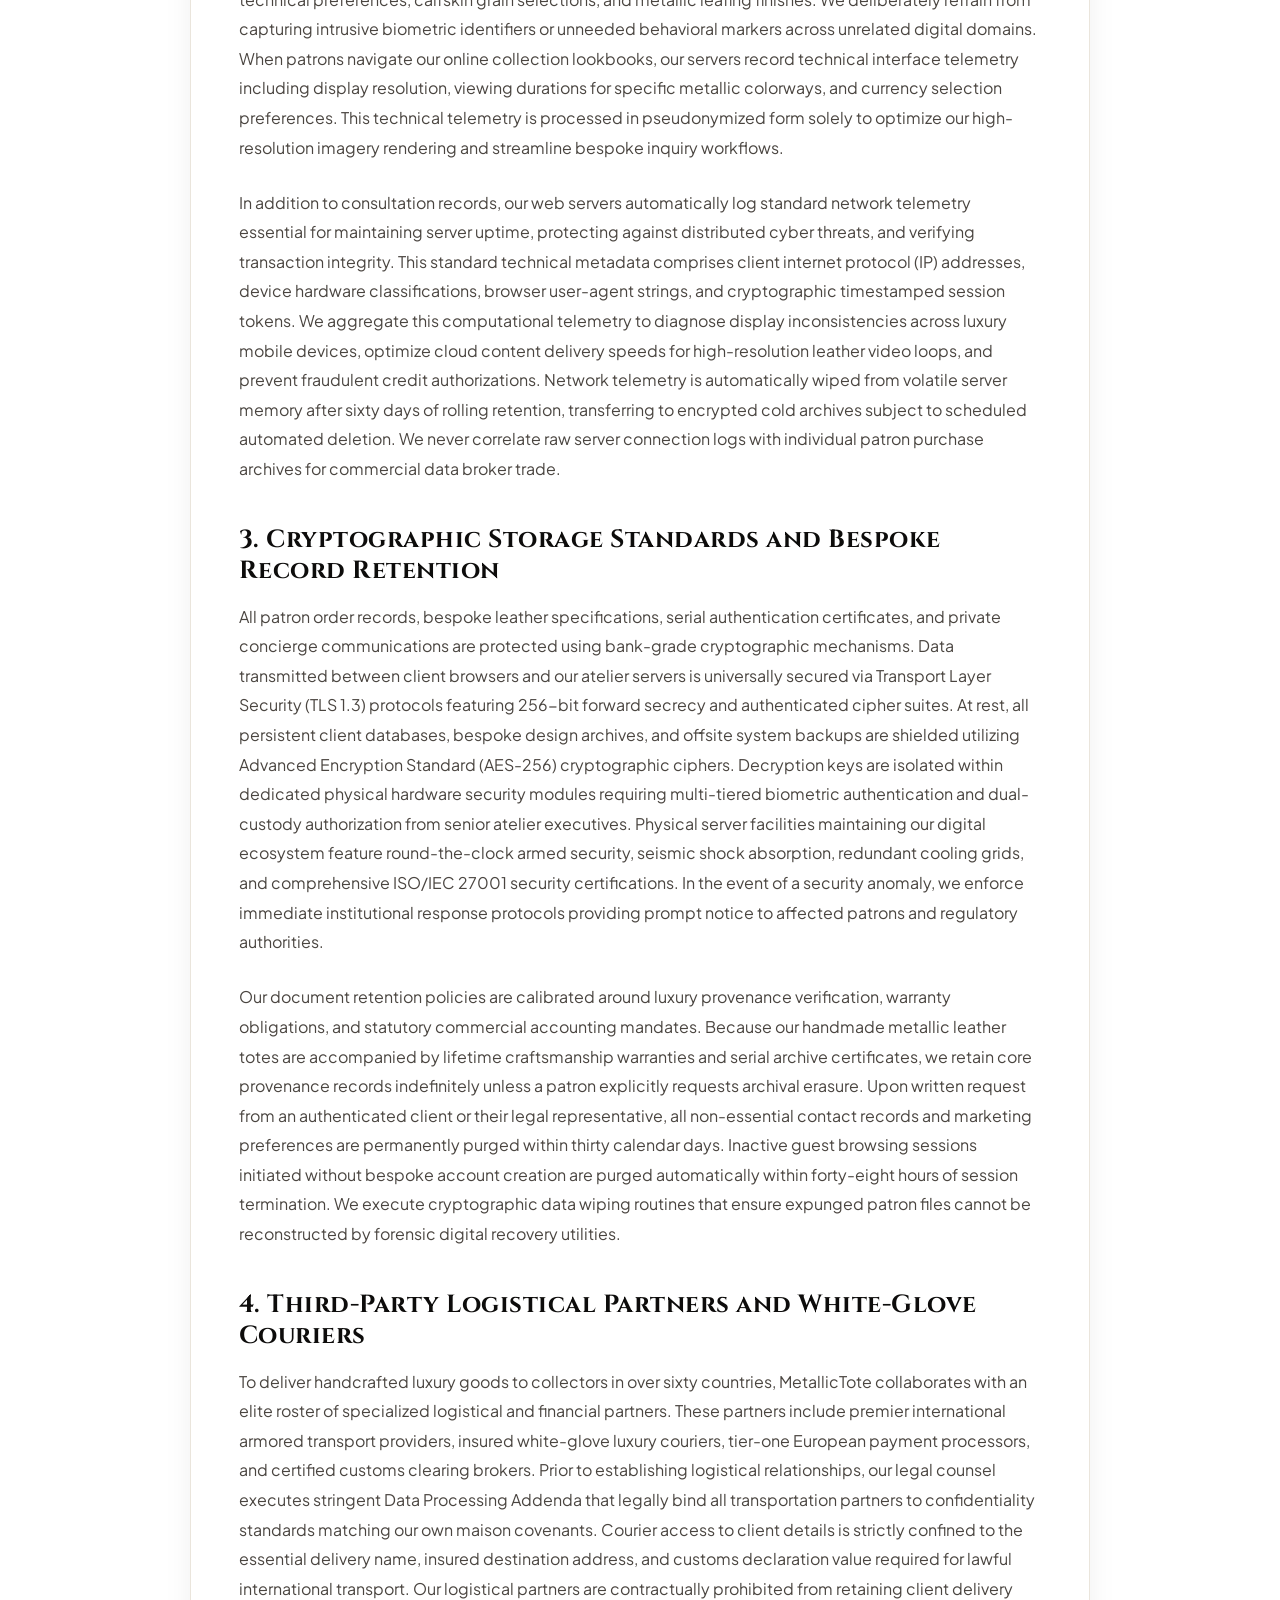
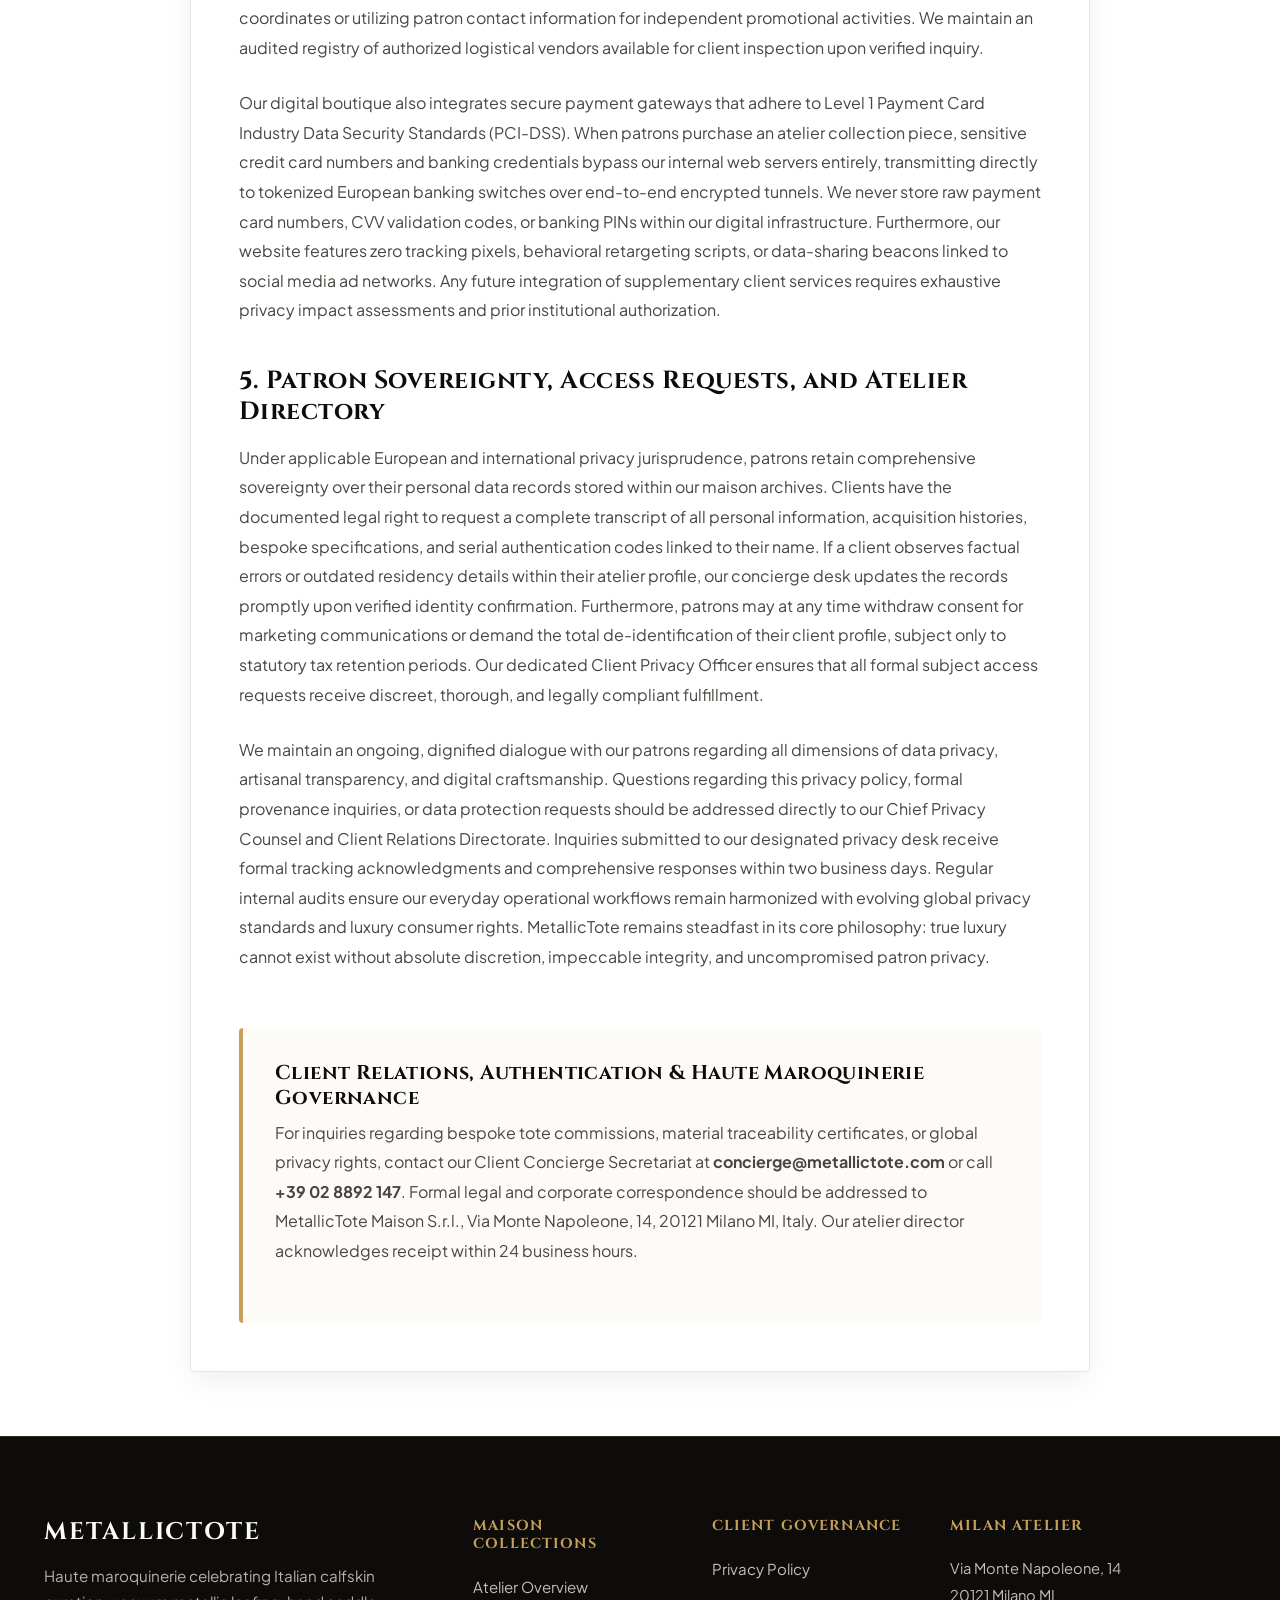
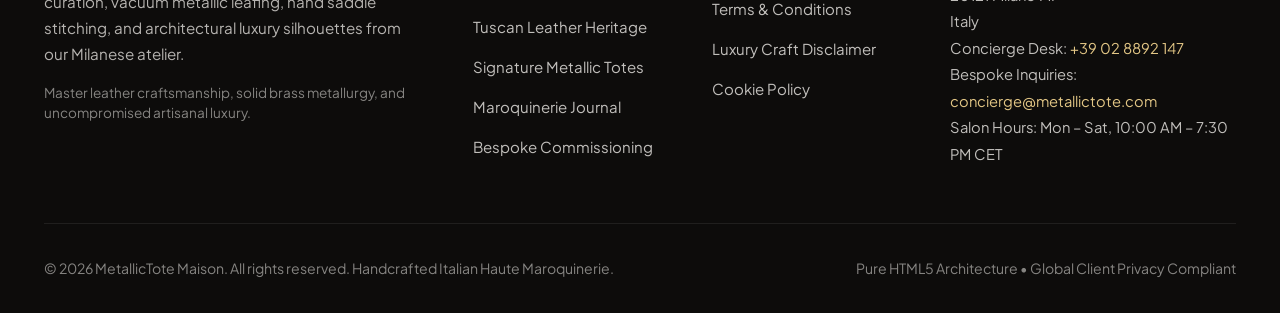
<file: privacy-policy.html>
<!DOCTYPE html>
<html lang="en">
<head>
  <meta charset="UTF-8">
  <meta name="viewport" content="width=device-width, initial-scale=1.0">
  <title>Privacy Policy & Client Data Confidentiality | MetallicTote Haute Maroquinerie</title>
  <meta name="description" content="Detailed documentation of our client confidentiality protocols, bespoke order encryption, and international data protection standards across our luxury maroquinerie house.">
  <link rel="canonical" href="https://metallictote.com/privacy-policy.html">

  <!-- Google tag (gtag.js) -->
  <script async src="https://www.googletagmanager.com/gtag/js?id=G-0LY0HY7L01"></script>
  <script>
    window.dataLayer = window.dataLayer || [];
    function gtag(){dataLayer.push(arguments);}
    gtag('js', new Date());
    gtag('config', 'G-0LY0HY7L01');
  </script>

  <!-- Typography -->
  <link rel="preconnect" href="https://fonts.googleapis.com">
  <link rel="preconnect" href="https://fonts.gstatic.com" crossorigin>
  <link href="https://fonts.googleapis.com/css2?family=Cinzel:wght@600;700;800&family=Playfair+Display:ital,wght@0,600;0,700;1,400&family=Plus+Jakarta+Sans:ital,wght@0,400;0,500;0,600;0,700;1,400&family=JetBrains+Mono:wght@400;500&display=swap" rel="stylesheet">

  <!-- Stylesheet -->
  <link rel="stylesheet" href="assets/css/style.css">
</head>
<body>
  <!-- Header -->
  <header class="site-header">
    <div class="container header-inner">
      <a href="index.html" class="site-logo" aria-label="MetallicTote Home">
        <svg class="site-logo-icon" viewBox="0 0 24 24" fill="currentColor">
          <path d="M19 6h-2c0-2.76-2.24-5-5-5S7 3.24 7 6H5c-1.1 0-2 .9-2 2v12c0 1.1.9 2 2 2h14c1.1 0 2-.9 2-2V8c0-1.1-.9-2-2-2zm-7-3c1.66 0 3 1.34 3 3H9c0-1.66 1.34-3 3-3zm7 17H5V8h14v12z"/>
        </svg>
        <span>Metallic</span>Tote
      </a>

      <nav class="nav-desktop" aria-label="Desktop Navigation">
        <ul class="nav-links-list">
          <li><a href="index.html" class="nav-link">Atelier</a></li>
          <li><a href="about.html" class="nav-link">Heritage & Craft</a></li>
          <li><a href="index.html#signature-totes" class="nav-link">Collections</a></li>
          <li><a href="blog.html" class="nav-link">Maroquinerie Journal</a></li>
          <li><a href="contact.html" class="nav-link">Bespoke Concierge</a></li>
          <li class="nav-item-policy"><a href="privacy-policy.html" class="nav-link">Privacy Policy</a></li>
          <li class="nav-item-policy"><a href="terms-and-conditions.html" class="nav-link">Terms & Conditions</a></li>
          <li class="nav-item-policy"><a href="disclaimer.html" class="nav-link">Disclaimer</a></li>
          <li class="nav-item-policy"><a href="cookie-policy.html" class="nav-link">Cookie Policy</a></li>
        </ul>
      </nav>

      <div class="header-cta-group">
        <a href="contact.html" class="btn btn-primary">Atelier Inquiry</a>
        <button class="mobile-toggle-btn" aria-label="Toggle Mobile Menu">
          <svg width="24" height="24" viewBox="0 0 24 24" fill="none" stroke="currentColor" stroke-width="2"><path d="M3 12h18M3 6h18M3 18h18"/></svg>
        </button>
      </div>
    </div>
  </header>

  <!-- Mobile Drawer -->
  <div class="drawer-overlay"></div>
  <div class="mobile-drawer">
    <button class="drawer-close-btn" aria-label="Close Menu">&times;</button>
    <ul class="drawer-links">
      <li><a href="index.html" class="drawer-link">Atelier</a></li>
      <li><a href="about.html" class="drawer-link">Heritage & Craft</a></li>
      <li><a href="index.html#signature-totes" class="drawer-link">Collections</a></li>
      <li><a href="blog.html" class="drawer-link">Maroquinerie Journal</a></li>
      <li><a href="contact.html" class="drawer-link">Bespoke Concierge</a></li>
      <li><a href="privacy-policy.html" class="drawer-link">Privacy Policy</a></li>
      <li><a href="terms-and-conditions.html" class="drawer-link">Terms & Conditions</a></li>
      <li><a href="disclaimer.html" class="drawer-link">Disclaimer</a></li>
      <li><a href="cookie-policy.html" class="drawer-link">Cookie Policy</a></li>
    </ul>
  </div>

  <main>
    <section class="policy-hero">
      <div class="container" style="max-width: 840px;">
        <span class="section-tag">Client Data Protection</span>
        <h1 style="margin-top: 0.5rem; margin-bottom: 1rem;">Privacy Policy & Client Data Confidentiality</h1>
        <p class="section-desc">Detailed documentation of our client confidentiality protocols, bespoke order encryption, and international data protection standards across our luxury maroquinerie house.</p>
        <div style="font-size: 0.88rem; color: var(--text-muted); margin-top: 1rem; text-transform: uppercase; letter-spacing: 0.05em;">Effective Date: January 1, 2026 &bull; Milanese Atelier Certification &bull; Client Confidentiality Guaranteed</div>
      </div>
    </section>

    <div class="container">
      <div class="policy-container">

        <h2>1. Scope and Commitment to Discretionary Luxury Privacy</h2>
        <p>MetallicTote is unwaveringly dedicated to preserving the absolute confidentiality, security, and privacy of our international patrons, private collectors, and bespoke atelier clients. This privacy policy applies to all interactions with our digital boutique, private concierge consultations, bespoke commission requests, and atelier salon appointments. When discerning patrons explore our handcrafted metallic leather collections, we collect only the minimal information strictly required to coordinate custom manufacturing, verify serial authentication certificates, and execute insured white-glove courier delivery. We do not sell client profiles, monetize private transaction histories, or disclose collector acquisition portfolios to external marketing conglomerates under any circumstances. Every artisan, client liaison, and master leather cutter within our Milanese maison is bound by rigorous non-disclosure agreements and annualized data confidentiality certifications. By engaging with our digital atelier, patrons acknowledge and entrust their information to the protective stewardship detailed within this charter.</p>
        <p>Our client data protection protocols are strictly architected to comply with leading global regulatory frameworks, including the European Union General Data Protection Regulation (GDPR), the Italian Data Protection Code, the California Consumer Privacy Act (CCPA), and applicable international financial secrecy standards. Because our bespoke commissions frequently involve high-value transactions and customized monogramming records, we maintain heightened cryptographic isolation for all client financial records and delivery schedules. Corporate entities and private family offices commissioning customized tote collections maintain full ownership over their proprietary branding specifications and delivery registries. MetallicTote serves strictly as an authorized bespoke maroquinerie atelier operating under documented client covenants and secure physical safeguards. We routinely commission independent cybersecurity firms to audit our encrypted client databases, verifying zero vulnerability to unauthorized external intrusion.</p>

        <h2>2. Categories of Information Collected and Atelier Telemetry</h2>
        <p>When a patron registers an atelier account, commissions a custom metallic leather tote, or schedules a private consultation at our Milanese salon, we record foundational details including legal name, billing credentials, insured shipping coordinates, and communication preferences. For bespoke clients requesting bespoke hardware engravings or custom interior leather partitions, we document structural technical preferences, calfskin grain selections, and metallic leafing finishes. We deliberately refrain from capturing intrusive biometric identifiers or unneeded behavioral markers across unrelated digital domains. When patrons navigate our online collection lookbooks, our servers record technical interface telemetry including display resolution, viewing durations for specific metallic colorways, and currency selection preferences. This technical telemetry is processed in pseudonymized form solely to optimize our high-resolution imagery rendering and streamline bespoke inquiry workflows.</p>
        <p>In addition to consultation records, our web servers automatically log standard network telemetry essential for maintaining server uptime, protecting against distributed cyber threats, and verifying transaction integrity. This standard technical metadata comprises client internet protocol (IP) addresses, device hardware classifications, browser user-agent strings, and cryptographic timestamped session tokens. We aggregate this computational telemetry to diagnose display inconsistencies across luxury mobile devices, optimize cloud content delivery speeds for high-resolution leather video loops, and prevent fraudulent credit authorizations. Network telemetry is automatically wiped from volatile server memory after sixty days of rolling retention, transferring to encrypted cold archives subject to scheduled automated deletion. We never correlate raw server connection logs with individual patron purchase archives for commercial data broker trade.</p>

        <h2>3. Cryptographic Storage Standards and Bespoke Record Retention</h2>
        <p>All patron order records, bespoke leather specifications, serial authentication certificates, and private concierge communications are protected using bank-grade cryptographic mechanisms. Data transmitted between client browsers and our atelier servers is universally secured via Transport Layer Security (TLS 1.3) protocols featuring 256-bit forward secrecy and authenticated cipher suites. At rest, all persistent client databases, bespoke design archives, and offsite system backups are shielded utilizing Advanced Encryption Standard (AES-256) cryptographic ciphers. Decryption keys are isolated within dedicated physical hardware security modules requiring multi-tiered biometric authentication and dual-custody authorization from senior atelier executives. Physical server facilities maintaining our digital ecosystem feature round-the-clock armed security, seismic shock absorption, redundant cooling grids, and comprehensive ISO/IEC 27001 security certifications. In the event of a security anomaly, we enforce immediate institutional response protocols providing prompt notice to affected patrons and regulatory authorities.</p>
        <p>Our document retention policies are calibrated around luxury provenance verification, warranty obligations, and statutory commercial accounting mandates. Because our handmade metallic leather totes are accompanied by lifetime craftsmanship warranties and serial archive certificates, we retain core provenance records indefinitely unless a patron explicitly requests archival erasure. Upon written request from an authenticated client or their legal representative, all non-essential contact records and marketing preferences are permanently purged within thirty calendar days. Inactive guest browsing sessions initiated without bespoke account creation are purged automatically within forty-eight hours of session termination. We execute cryptographic data wiping routines that ensure expunged patron files cannot be reconstructed by forensic digital recovery utilities.</p>

        <h2>4. Third-Party Logistical Partners and White-Glove Couriers</h2>
        <p>To deliver handcrafted luxury goods to collectors in over sixty countries, MetallicTote collaborates with an elite roster of specialized logistical and financial partners. These partners include premier international armored transport providers, insured white-glove luxury couriers, tier-one European payment processors, and certified customs clearing brokers. Prior to establishing logistical relationships, our legal counsel executes stringent Data Processing Addenda that legally bind all transportation partners to confidentiality standards matching our own maison covenants. Courier access to client details is strictly confined to the essential delivery name, insured destination address, and customs declaration value required for lawful international transport. Our logistical partners are contractually prohibited from retaining client delivery coordinates or utilizing patron contact information for independent promotional activities. We maintain an audited registry of authorized logistical vendors available for client inspection upon verified inquiry.</p>
        <p>Our digital boutique also integrates secure payment gateways that adhere to Level 1 Payment Card Industry Data Security Standards (PCI-DSS). When patrons purchase an atelier collection piece, sensitive credit card numbers and banking credentials bypass our internal web servers entirely, transmitting directly to tokenized European banking switches over end-to-end encrypted tunnels. We never store raw payment card numbers, CVV validation codes, or banking PINs within our digital infrastructure. Furthermore, our website features zero tracking pixels, behavioral retargeting scripts, or data-sharing beacons linked to social media ad networks. Any future integration of supplementary client services requires exhaustive privacy impact assessments and prior institutional authorization.</p>

        <h2>5. Patron Sovereignty, Access Requests, and Atelier Directory</h2>
        <p>Under applicable European and international privacy jurisprudence, patrons retain comprehensive sovereignty over their personal data records stored within our maison archives. Clients have the documented legal right to request a complete transcript of all personal information, acquisition histories, bespoke specifications, and serial authentication codes linked to their name. If a client observes factual errors or outdated residency details within their atelier profile, our concierge desk updates the records promptly upon verified identity confirmation. Furthermore, patrons may at any time withdraw consent for marketing communications or demand the total de-identification of their client profile, subject only to statutory tax retention periods. Our dedicated Client Privacy Officer ensures that all formal subject access requests receive discreet, thorough, and legally compliant fulfillment.</p>
        <p>We maintain an ongoing, dignified dialogue with our patrons regarding all dimensions of data privacy, artisanal transparency, and digital craftsmanship. Questions regarding this privacy policy, formal provenance inquiries, or data protection requests should be addressed directly to our Chief Privacy Counsel and Client Relations Directorate. Inquiries submitted to our designated privacy desk receive formal tracking acknowledgments and comprehensive responses within two business days. Regular internal audits ensure our everyday operational workflows remain harmonized with evolving global privacy standards and luxury consumer rights. MetallicTote remains steadfast in its core philosophy: true luxury cannot exist without absolute discretion, impeccable integrity, and uncompromised patron privacy.</p>

        <div class="compliance-card">
          <h3>Client Relations, Authentication & Haute Maroquinerie Governance</h3>
          <p>For inquiries regarding bespoke tote commissions, material traceability certificates, or global privacy rights, contact our Client Concierge Secretariat at <strong>concierge@metallictote.com</strong> or call <strong>+39 02 8892 147</strong>. Formal legal and corporate correspondence should be addressed to MetallicTote Maison S.r.l., Via Monte Napoleone, 14, 20121 Milano MI, Italy. Our atelier director acknowledges receipt within 24 business hours.</p>
        </div>
      </div>
    </div>
  </main>
  <!-- Footer -->
  <footer class="site-footer">
    <div class="container">
      <div class="footer-grid">
        <div class="footer-brand">
          <h3>MetallicTote</h3>
          <p style="color:rgba(253,251,247,0.7); font-size:0.95rem; line-height:1.7; margin-bottom:1rem;">Haute maroquinerie celebrating Italian calfskin curation, vacuum metallic leafing, hand saddle stitching, and architectural luxury silhouettes from our Milanese atelier.</p>
          <div style="font-size:0.85rem; color:rgba(253,251,247,0.5); line-height:1.5;">Master leather craftsmanship, solid brass metallurgy, and uncompromised artisanal luxury.</div>
        </div>

        <div class="footer-col">
          <h4>Maison Collections</h4>
          <ul class="footer-links">
            <li><a href="index.html">Atelier Overview</a></li>
            <li><a href="about.html">Tuscan Leather Heritage</a></li>
            <li><a href="index.html#signature-totes">Signature Metallic Totes</a></li>
            <li><a href="blog.html">Maroquinerie Journal</a></li>
            <li><a href="contact.html">Bespoke Commissioning</a></li>
          </ul>
        </div>

        <div class="footer-col">
          <h4>Client Governance</h4>
          <ul class="footer-links">
            <li><a href="privacy-policy.html">Privacy Policy</a></li>
            <li><a href="terms-and-conditions.html">Terms & Conditions</a></li>
            <li><a href="disclaimer.html">Luxury Craft Disclaimer</a></li>
            <li><a href="cookie-policy.html">Cookie Policy</a></li>
          </ul>
        </div>

        <div class="footer-col">
          <h4>Milan Atelier</h4>
          <div class="footer-contact-info">
            <div>Via Monte Napoleone, 14<br>20121 Milano MI<br>Italy</div>
            <div>Concierge Desk: <a href="tel:+39028892147" style="color:var(--secondary-light);">+39 02 8892 147</a></div>
            <div>Bespoke Inquiries: <a href="mailto:concierge@metallictote.com" style="color:var(--secondary-light);">concierge@metallictote.com</a></div>
            <div>Salon Hours: Mon &ndash; Sat, 10:00 AM &ndash; 7:30 PM CET</div>
          </div>
        </div>
      </div>

      <div class="footer-bottom">
        <div>&copy; 2026 MetallicTote Maison. All rights reserved. Handcrafted Italian Haute Maroquinerie.</div>
        <div>Pure HTML5 Architecture &bull; Global Client Privacy Compliant</div>
      </div>
    </div>
  </footer>
  <script src="assets/js/main.js"></script>

</body>
</html>
</file>
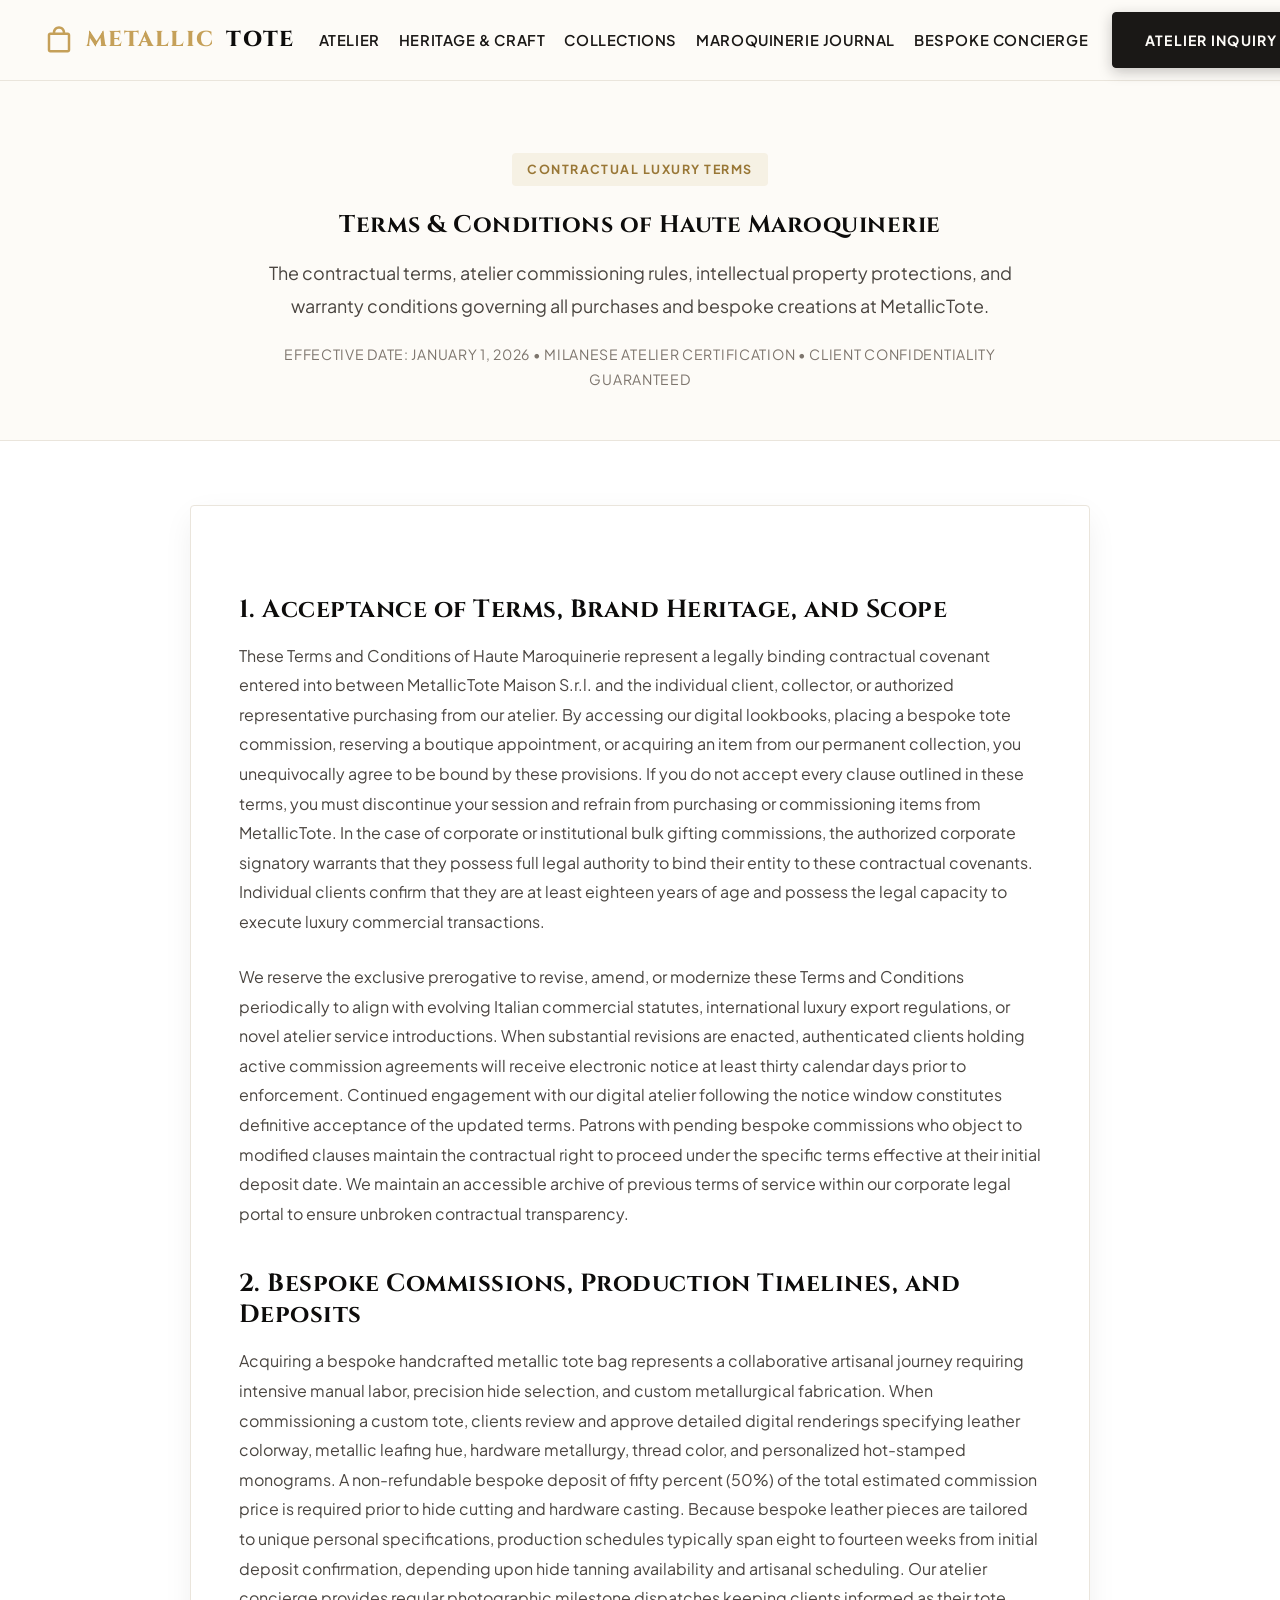
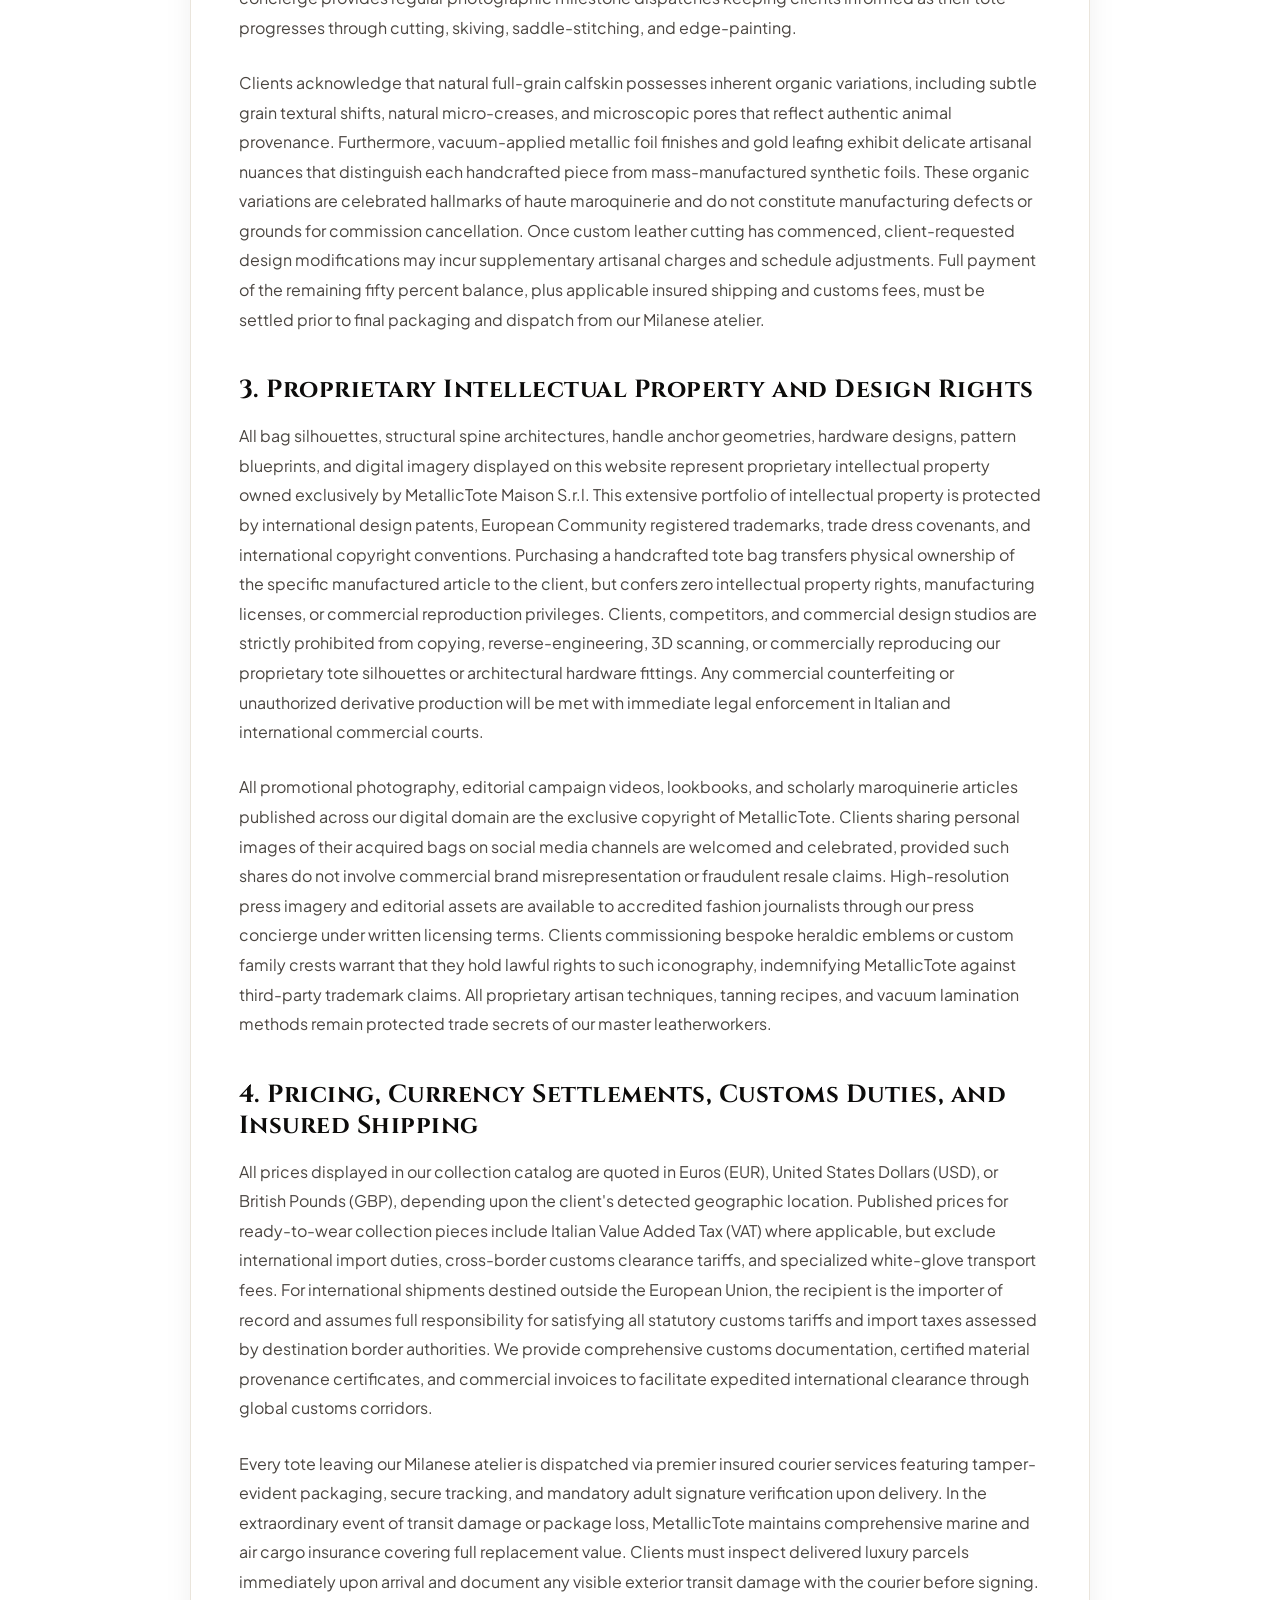
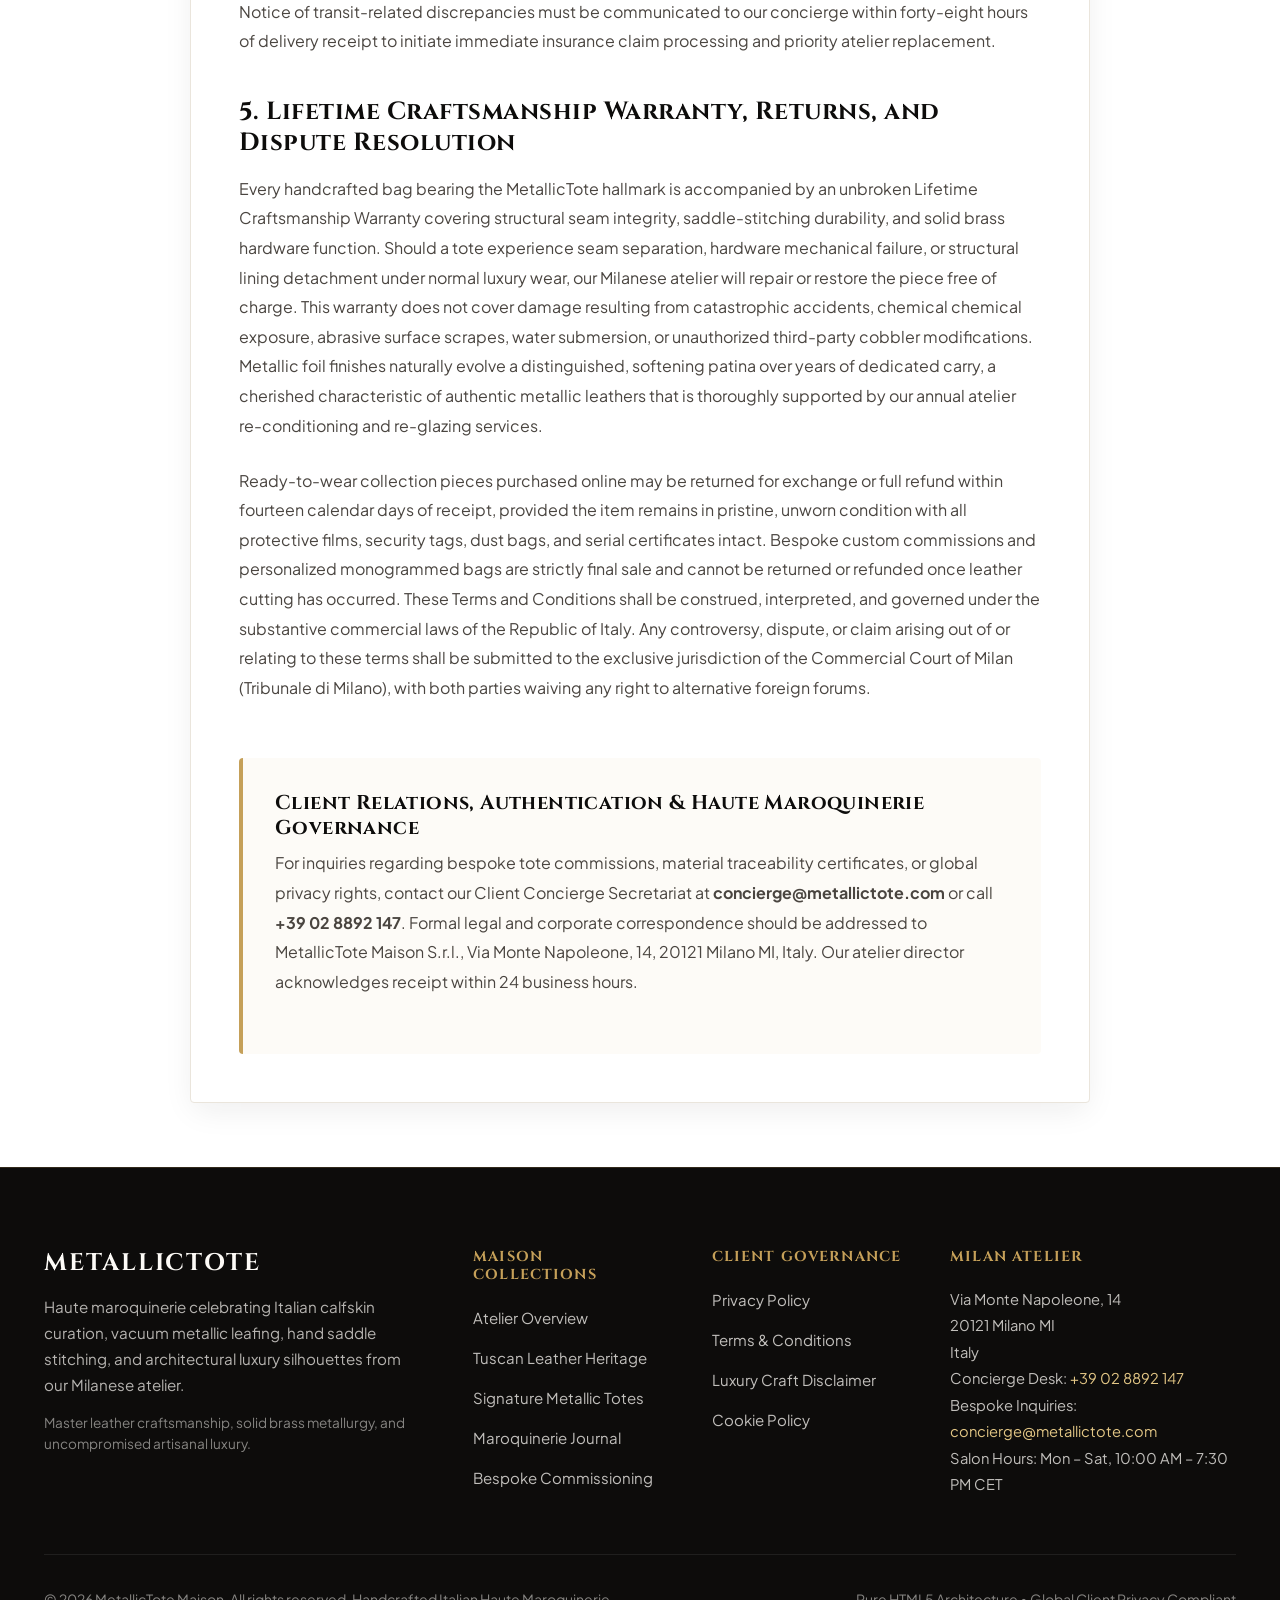
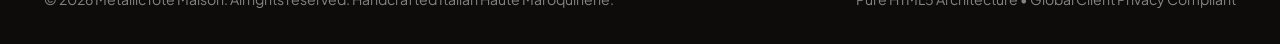
<file: terms-and-conditions.html>
<!DOCTYPE html>
<html lang="en">
<head>
  <meta charset="UTF-8">
  <meta name="viewport" content="width=device-width, initial-scale=1.0">
  <title>Terms & Conditions of Haute Maroquinerie | MetallicTote Haute Maroquinerie</title>
  <meta name="description" content="The contractual terms, atelier commissioning rules, intellectual property protections, and warranty conditions governing all purchases and bespoke creations at MetallicTote.">
  <link rel="canonical" href="https://metallictote.com/terms-and-conditions.html">

  <!-- Google tag (gtag.js) -->
  <script async src="https://www.googletagmanager.com/gtag/js?id=G-0LY0HY7L01"></script>
  <script>
    window.dataLayer = window.dataLayer || [];
    function gtag(){dataLayer.push(arguments);}
    gtag('js', new Date());
    gtag('config', 'G-0LY0HY7L01');
  </script>

  <!-- Typography -->
  <link rel="preconnect" href="https://fonts.googleapis.com">
  <link rel="preconnect" href="https://fonts.gstatic.com" crossorigin>
  <link href="https://fonts.googleapis.com/css2?family=Cinzel:wght@600;700;800&family=Playfair+Display:ital,wght@0,600;0,700;1,400&family=Plus+Jakarta+Sans:ital,wght@0,400;0,500;0,600;0,700;1,400&family=JetBrains+Mono:wght@400;500&display=swap" rel="stylesheet">

  <!-- Stylesheet -->
  <link rel="stylesheet" href="assets/css/style.css">
</head>
<body>
  <!-- Header -->
  <header class="site-header">
    <div class="container header-inner">
      <a href="index.html" class="site-logo" aria-label="MetallicTote Home">
        <svg class="site-logo-icon" viewBox="0 0 24 24" fill="currentColor">
          <path d="M19 6h-2c0-2.76-2.24-5-5-5S7 3.24 7 6H5c-1.1 0-2 .9-2 2v12c0 1.1.9 2 2 2h14c1.1 0 2-.9 2-2V8c0-1.1-.9-2-2-2zm-7-3c1.66 0 3 1.34 3 3H9c0-1.66 1.34-3 3-3zm7 17H5V8h14v12z"/>
        </svg>
        <span>Metallic</span>Tote
      </a>

      <nav class="nav-desktop" aria-label="Desktop Navigation">
        <ul class="nav-links-list">
          <li><a href="index.html" class="nav-link">Atelier</a></li>
          <li><a href="about.html" class="nav-link">Heritage & Craft</a></li>
          <li><a href="index.html#signature-totes" class="nav-link">Collections</a></li>
          <li><a href="blog.html" class="nav-link">Maroquinerie Journal</a></li>
          <li><a href="contact.html" class="nav-link">Bespoke Concierge</a></li>
          <li class="nav-item-policy"><a href="privacy-policy.html" class="nav-link">Privacy Policy</a></li>
          <li class="nav-item-policy"><a href="terms-and-conditions.html" class="nav-link">Terms & Conditions</a></li>
          <li class="nav-item-policy"><a href="disclaimer.html" class="nav-link">Disclaimer</a></li>
          <li class="nav-item-policy"><a href="cookie-policy.html" class="nav-link">Cookie Policy</a></li>
        </ul>
      </nav>

      <div class="header-cta-group">
        <a href="contact.html" class="btn btn-primary">Atelier Inquiry</a>
        <button class="mobile-toggle-btn" aria-label="Toggle Mobile Menu">
          <svg width="24" height="24" viewBox="0 0 24 24" fill="none" stroke="currentColor" stroke-width="2"><path d="M3 12h18M3 6h18M3 18h18"/></svg>
        </button>
      </div>
    </div>
  </header>

  <!-- Mobile Drawer -->
  <div class="drawer-overlay"></div>
  <div class="mobile-drawer">
    <button class="drawer-close-btn" aria-label="Close Menu">&times;</button>
    <ul class="drawer-links">
      <li><a href="index.html" class="drawer-link">Atelier</a></li>
      <li><a href="about.html" class="drawer-link">Heritage & Craft</a></li>
      <li><a href="index.html#signature-totes" class="drawer-link">Collections</a></li>
      <li><a href="blog.html" class="drawer-link">Maroquinerie Journal</a></li>
      <li><a href="contact.html" class="drawer-link">Bespoke Concierge</a></li>
      <li><a href="privacy-policy.html" class="drawer-link">Privacy Policy</a></li>
      <li><a href="terms-and-conditions.html" class="drawer-link">Terms & Conditions</a></li>
      <li><a href="disclaimer.html" class="drawer-link">Disclaimer</a></li>
      <li><a href="cookie-policy.html" class="drawer-link">Cookie Policy</a></li>
    </ul>
  </div>

  <main>
    <section class="policy-hero">
      <div class="container" style="max-width: 840px;">
        <span class="section-tag">Contractual Luxury Terms</span>
        <h1 style="margin-top: 0.5rem; margin-bottom: 1rem;">Terms & Conditions of Haute Maroquinerie</h1>
        <p class="section-desc">The contractual terms, atelier commissioning rules, intellectual property protections, and warranty conditions governing all purchases and bespoke creations at MetallicTote.</p>
        <div style="font-size: 0.88rem; color: var(--text-muted); margin-top: 1rem; text-transform: uppercase; letter-spacing: 0.05em;">Effective Date: January 1, 2026 &bull; Milanese Atelier Certification &bull; Client Confidentiality Guaranteed</div>
      </div>
    </section>

    <div class="container">
      <div class="policy-container">

        <h2>1. Acceptance of Terms, Brand Heritage, and Scope</h2>
        <p>These Terms and Conditions of Haute Maroquinerie represent a legally binding contractual covenant entered into between MetallicTote Maison S.r.l. and the individual client, collector, or authorized representative purchasing from our atelier. By accessing our digital lookbooks, placing a bespoke tote commission, reserving a boutique appointment, or acquiring an item from our permanent collection, you unequivocally agree to be bound by these provisions. If you do not accept every clause outlined in these terms, you must discontinue your session and refrain from purchasing or commissioning items from MetallicTote. In the case of corporate or institutional bulk gifting commissions, the authorized corporate signatory warrants that they possess full legal authority to bind their entity to these contractual covenants. Individual clients confirm that they are at least eighteen years of age and possess the legal capacity to execute luxury commercial transactions.</p>
        <p>We reserve the exclusive prerogative to revise, amend, or modernize these Terms and Conditions periodically to align with evolving Italian commercial statutes, international luxury export regulations, or novel atelier service introductions. When substantial revisions are enacted, authenticated clients holding active commission agreements will receive electronic notice at least thirty calendar days prior to enforcement. Continued engagement with our digital atelier following the notice window constitutes definitive acceptance of the updated terms. Patrons with pending bespoke commissions who object to modified clauses maintain the contractual right to proceed under the specific terms effective at their initial deposit date. We maintain an accessible archive of previous terms of service within our corporate legal portal to ensure unbroken contractual transparency.</p>

        <h2>2. Bespoke Commissions, Production Timelines, and Deposits</h2>
        <p>Acquiring a bespoke handcrafted metallic tote bag represents a collaborative artisanal journey requiring intensive manual labor, precision hide selection, and custom metallurgical fabrication. When commissioning a custom tote, clients review and approve detailed digital renderings specifying leather colorway, metallic leafing hue, hardware metallurgy, thread color, and personalized hot-stamped monograms. A non-refundable bespoke deposit of fifty percent (50%) of the total estimated commission price is required prior to hide cutting and hardware casting. Because bespoke leather pieces are tailored to unique personal specifications, production schedules typically span eight to fourteen weeks from initial deposit confirmation, depending upon hide tanning availability and artisanal scheduling. Our atelier concierge provides regular photographic milestone dispatches keeping clients informed as their tote progresses through cutting, skiving, saddle-stitching, and edge-painting.</p>
        <p>Clients acknowledge that natural full-grain calfskin possesses inherent organic variations, including subtle grain textural shifts, natural micro-creases, and microscopic pores that reflect authentic animal provenance. Furthermore, vacuum-applied metallic foil finishes and gold leafing exhibit delicate artisanal nuances that distinguish each handcrafted piece from mass-manufactured synthetic foils. These organic variations are celebrated hallmarks of haute maroquinerie and do not constitute manufacturing defects or grounds for commission cancellation. Once custom leather cutting has commenced, client-requested design modifications may incur supplementary artisanal charges and schedule adjustments. Full payment of the remaining fifty percent balance, plus applicable insured shipping and customs fees, must be settled prior to final packaging and dispatch from our Milanese atelier.</p>

        <h2>3. Proprietary Intellectual Property and Design Rights</h2>
        <p>All bag silhouettes, structural spine architectures, handle anchor geometries, hardware designs, pattern blueprints, and digital imagery displayed on this website represent proprietary intellectual property owned exclusively by MetallicTote Maison S.r.l. This extensive portfolio of intellectual property is protected by international design patents, European Community registered trademarks, trade dress covenants, and international copyright conventions. Purchasing a handcrafted tote bag transfers physical ownership of the specific manufactured article to the client, but confers zero intellectual property rights, manufacturing licenses, or commercial reproduction privileges. Clients, competitors, and commercial design studios are strictly prohibited from copying, reverse-engineering, 3D scanning, or commercially reproducing our proprietary tote silhouettes or architectural hardware fittings. Any commercial counterfeiting or unauthorized derivative production will be met with immediate legal enforcement in Italian and international commercial courts.</p>
        <p>All promotional photography, editorial campaign videos, lookbooks, and scholarly maroquinerie articles published across our digital domain are the exclusive copyright of MetallicTote. Clients sharing personal images of their acquired bags on social media channels are welcomed and celebrated, provided such shares do not involve commercial brand misrepresentation or fraudulent resale claims. High-resolution press imagery and editorial assets are available to accredited fashion journalists through our press concierge under written licensing terms. Clients commissioning bespoke heraldic emblems or custom family crests warrant that they hold lawful rights to such iconography, indemnifying MetallicTote against third-party trademark claims. All proprietary artisan techniques, tanning recipes, and vacuum lamination methods remain protected trade secrets of our master leatherworkers.</p>

        <h2>4. Pricing, Currency Settlements, Customs Duties, and Insured Shipping</h2>
        <p>All prices displayed in our collection catalog are quoted in Euros (EUR), United States Dollars (USD), or British Pounds (GBP), depending upon the client's detected geographic location. Published prices for ready-to-wear collection pieces include Italian Value Added Tax (VAT) where applicable, but exclude international import duties, cross-border customs clearance tariffs, and specialized white-glove transport fees. For international shipments destined outside the European Union, the recipient is the importer of record and assumes full responsibility for satisfying all statutory customs tariffs and import taxes assessed by destination border authorities. We provide comprehensive customs documentation, certified material provenance certificates, and commercial invoices to facilitate expedited international clearance through global customs corridors.</p>
        <p>Every tote leaving our Milanese atelier is dispatched via premier insured courier services featuring tamper-evident packaging, secure tracking, and mandatory adult signature verification upon delivery. In the extraordinary event of transit damage or package loss, MetallicTote maintains comprehensive marine and air cargo insurance covering full replacement value. Clients must inspect delivered luxury parcels immediately upon arrival and document any visible exterior transit damage with the courier before signing. Notice of transit-related discrepancies must be communicated to our concierge within forty-eight hours of delivery receipt to initiate immediate insurance claim processing and priority atelier replacement.</p>

        <h2>5. Lifetime Craftsmanship Warranty, Returns, and Dispute Resolution</h2>
        <p>Every handcrafted bag bearing the MetallicTote hallmark is accompanied by an unbroken Lifetime Craftsmanship Warranty covering structural seam integrity, saddle-stitching durability, and solid brass hardware function. Should a tote experience seam separation, hardware mechanical failure, or structural lining detachment under normal luxury wear, our Milanese atelier will repair or restore the piece free of charge. This warranty does not cover damage resulting from catastrophic accidents, chemical chemical exposure, abrasive surface scrapes, water submersion, or unauthorized third-party cobbler modifications. Metallic foil finishes naturally evolve a distinguished, softening patina over years of dedicated carry, a cherished characteristic of authentic metallic leathers that is thoroughly supported by our annual atelier re-conditioning and re-glazing services.</p>
        <p>Ready-to-wear collection pieces purchased online may be returned for exchange or full refund within fourteen calendar days of receipt, provided the item remains in pristine, unworn condition with all protective films, security tags, dust bags, and serial certificates intact. Bespoke custom commissions and personalized monogrammed bags are strictly final sale and cannot be returned or refunded once leather cutting has occurred. These Terms and Conditions shall be construed, interpreted, and governed under the substantive commercial laws of the Republic of Italy. Any controversy, dispute, or claim arising out of or relating to these terms shall be submitted to the exclusive jurisdiction of the Commercial Court of Milan (Tribunale di Milano), with both parties waiving any right to alternative foreign forums.</p>

        <div class="compliance-card">
          <h3>Client Relations, Authentication & Haute Maroquinerie Governance</h3>
          <p>For inquiries regarding bespoke tote commissions, material traceability certificates, or global privacy rights, contact our Client Concierge Secretariat at <strong>concierge@metallictote.com</strong> or call <strong>+39 02 8892 147</strong>. Formal legal and corporate correspondence should be addressed to MetallicTote Maison S.r.l., Via Monte Napoleone, 14, 20121 Milano MI, Italy. Our atelier director acknowledges receipt within 24 business hours.</p>
        </div>
      </div>
    </div>
  </main>
  <!-- Footer -->
  <footer class="site-footer">
    <div class="container">
      <div class="footer-grid">
        <div class="footer-brand">
          <h3>MetallicTote</h3>
          <p style="color:rgba(253,251,247,0.7); font-size:0.95rem; line-height:1.7; margin-bottom:1rem;">Haute maroquinerie celebrating Italian calfskin curation, vacuum metallic leafing, hand saddle stitching, and architectural luxury silhouettes from our Milanese atelier.</p>
          <div style="font-size:0.85rem; color:rgba(253,251,247,0.5); line-height:1.5;">Master leather craftsmanship, solid brass metallurgy, and uncompromised artisanal luxury.</div>
        </div>

        <div class="footer-col">
          <h4>Maison Collections</h4>
          <ul class="footer-links">
            <li><a href="index.html">Atelier Overview</a></li>
            <li><a href="about.html">Tuscan Leather Heritage</a></li>
            <li><a href="index.html#signature-totes">Signature Metallic Totes</a></li>
            <li><a href="blog.html">Maroquinerie Journal</a></li>
            <li><a href="contact.html">Bespoke Commissioning</a></li>
          </ul>
        </div>

        <div class="footer-col">
          <h4>Client Governance</h4>
          <ul class="footer-links">
            <li><a href="privacy-policy.html">Privacy Policy</a></li>
            <li><a href="terms-and-conditions.html">Terms & Conditions</a></li>
            <li><a href="disclaimer.html">Luxury Craft Disclaimer</a></li>
            <li><a href="cookie-policy.html">Cookie Policy</a></li>
          </ul>
        </div>

        <div class="footer-col">
          <h4>Milan Atelier</h4>
          <div class="footer-contact-info">
            <div>Via Monte Napoleone, 14<br>20121 Milano MI<br>Italy</div>
            <div>Concierge Desk: <a href="tel:+39028892147" style="color:var(--secondary-light);">+39 02 8892 147</a></div>
            <div>Bespoke Inquiries: <a href="mailto:concierge@metallictote.com" style="color:var(--secondary-light);">concierge@metallictote.com</a></div>
            <div>Salon Hours: Mon &ndash; Sat, 10:00 AM &ndash; 7:30 PM CET</div>
          </div>
        </div>
      </div>

      <div class="footer-bottom">
        <div>&copy; 2026 MetallicTote Maison. All rights reserved. Handcrafted Italian Haute Maroquinerie.</div>
        <div>Pure HTML5 Architecture &bull; Global Client Privacy Compliant</div>
      </div>
    </div>
  </footer>
  <script src="assets/js/main.js"></script>

</body>
</html>
</file>
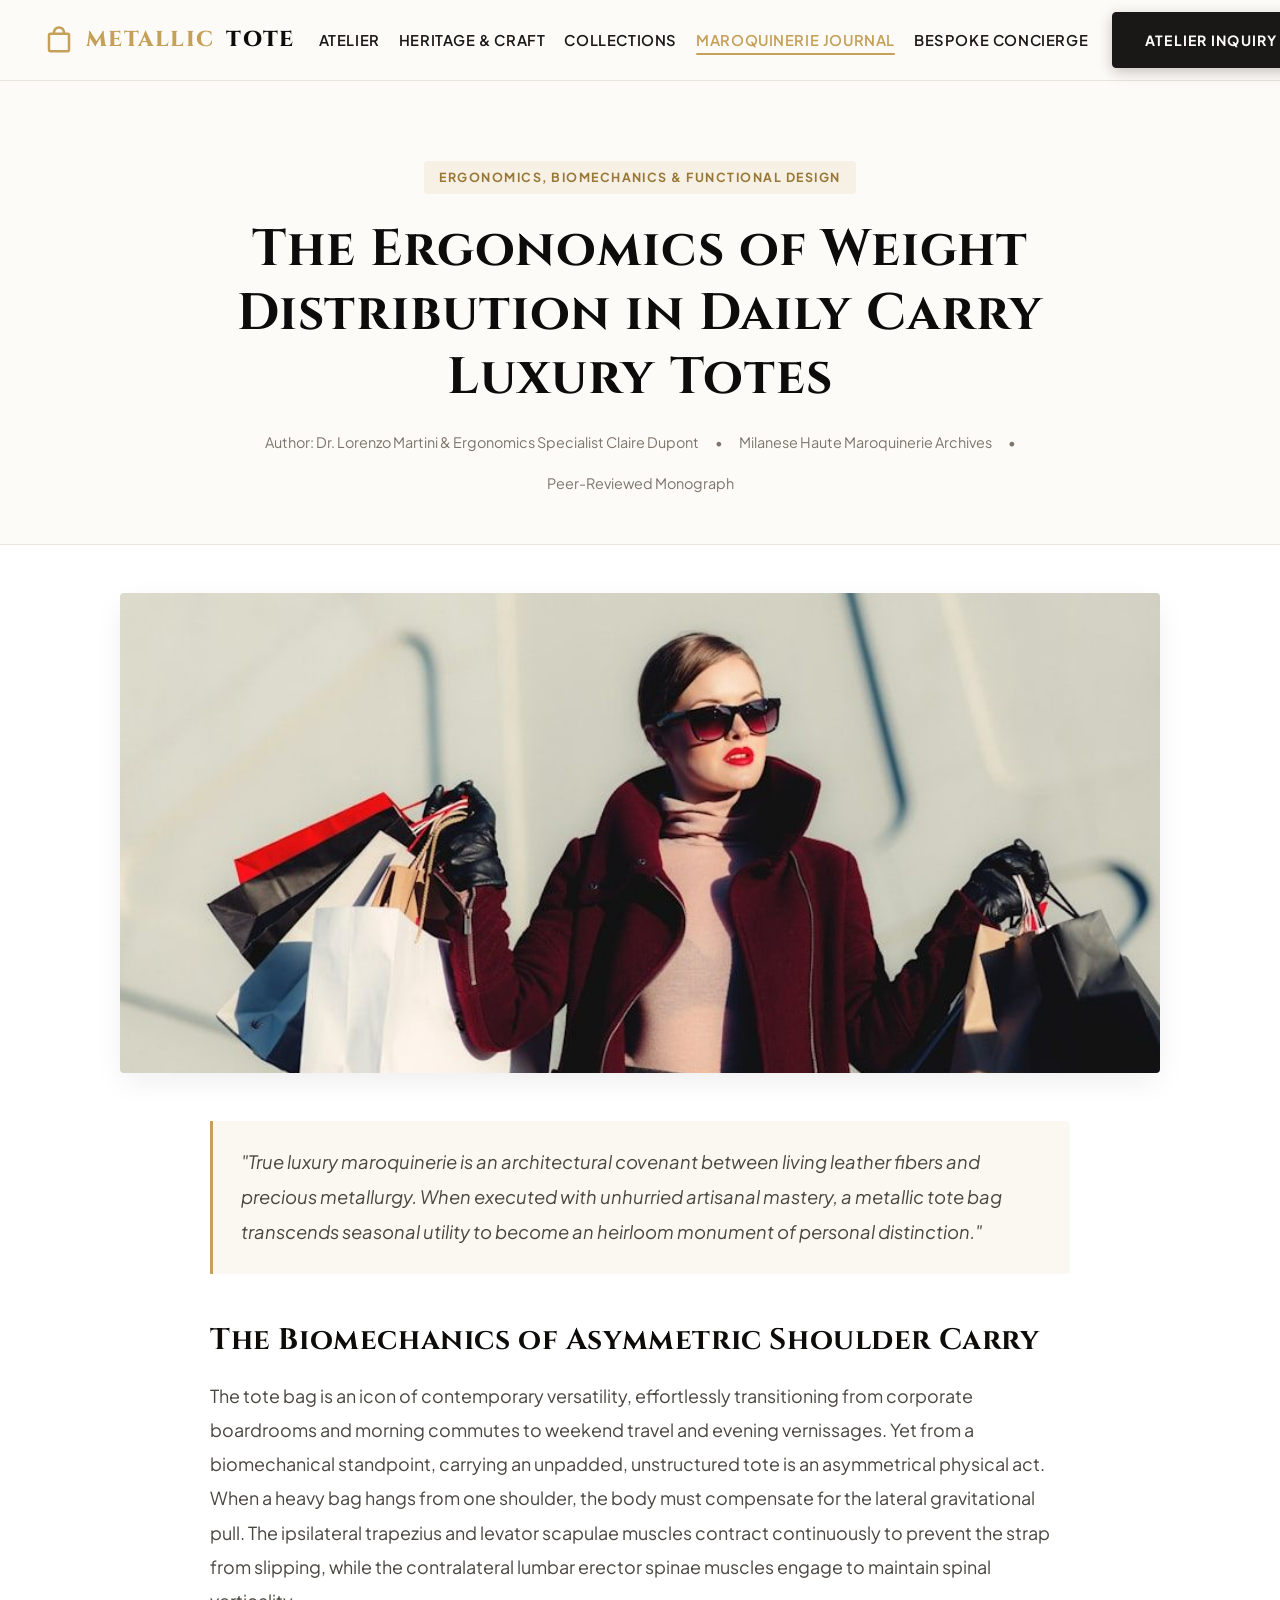
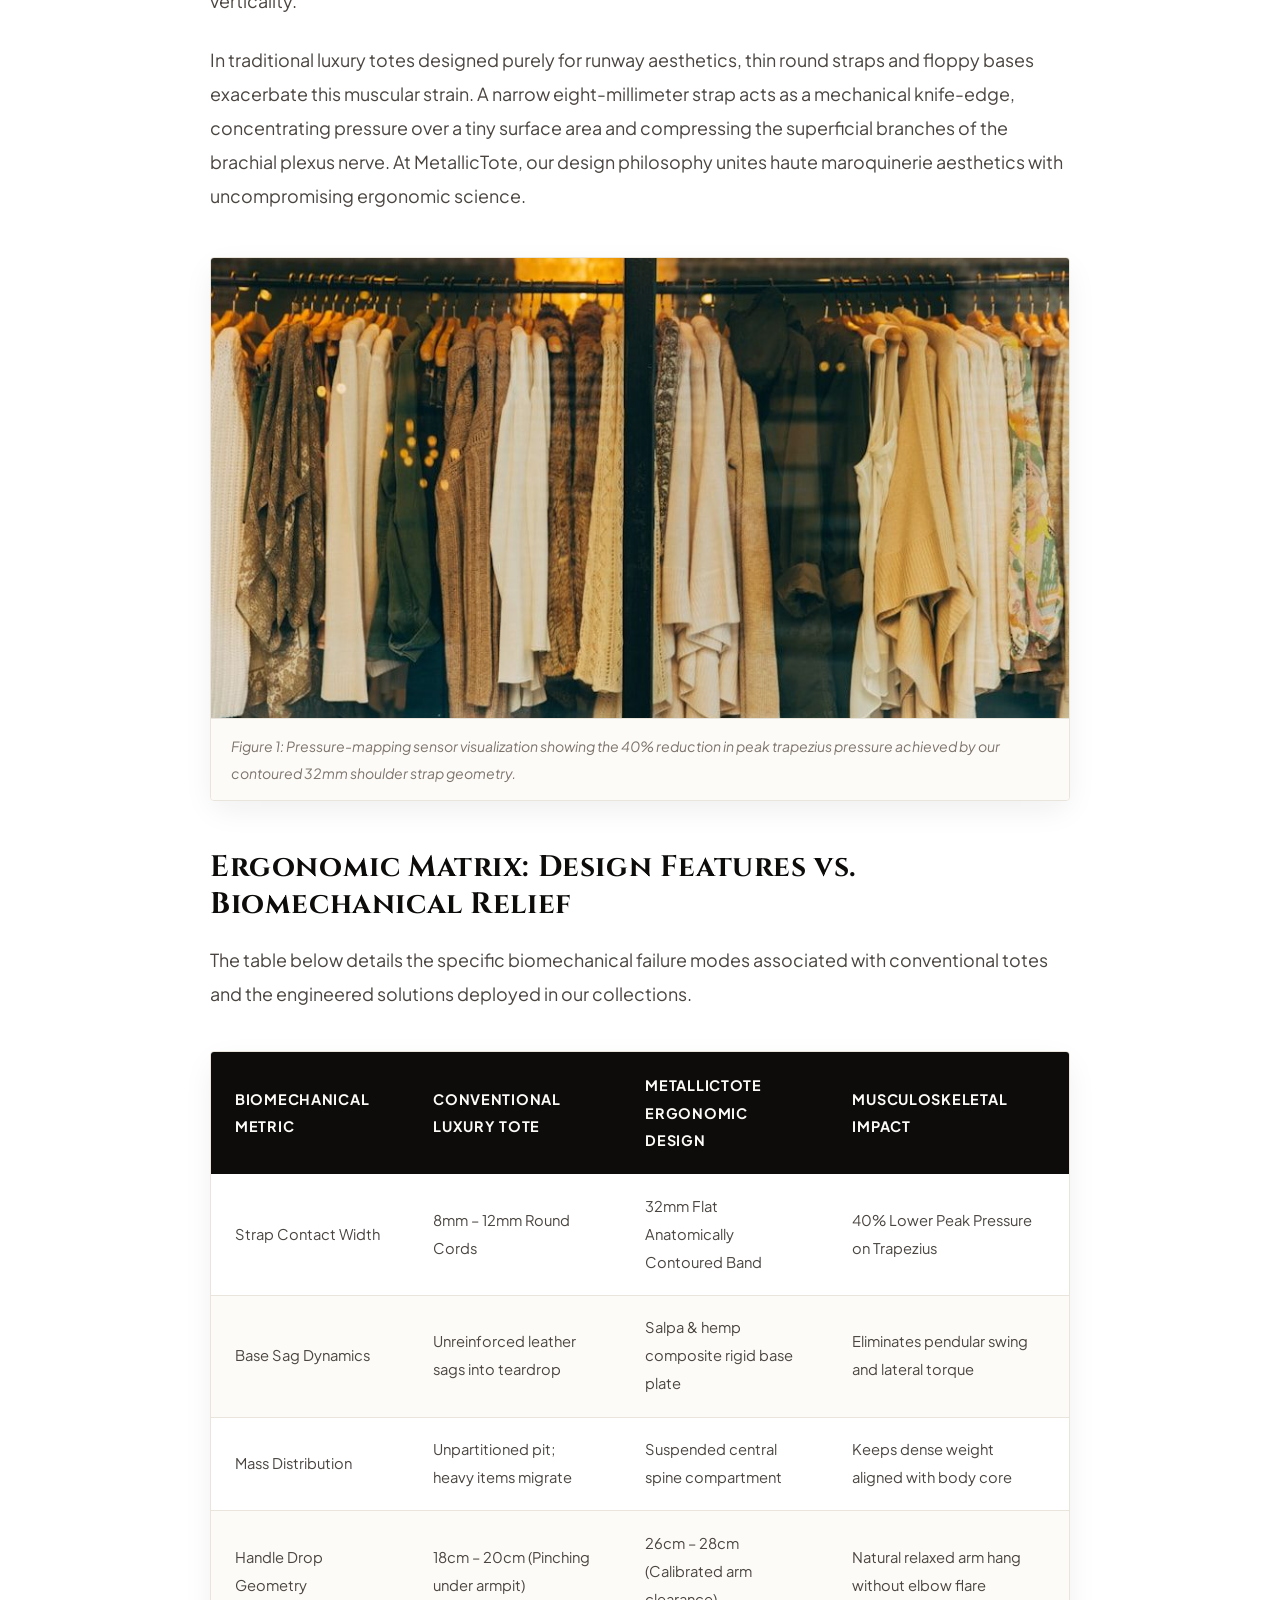
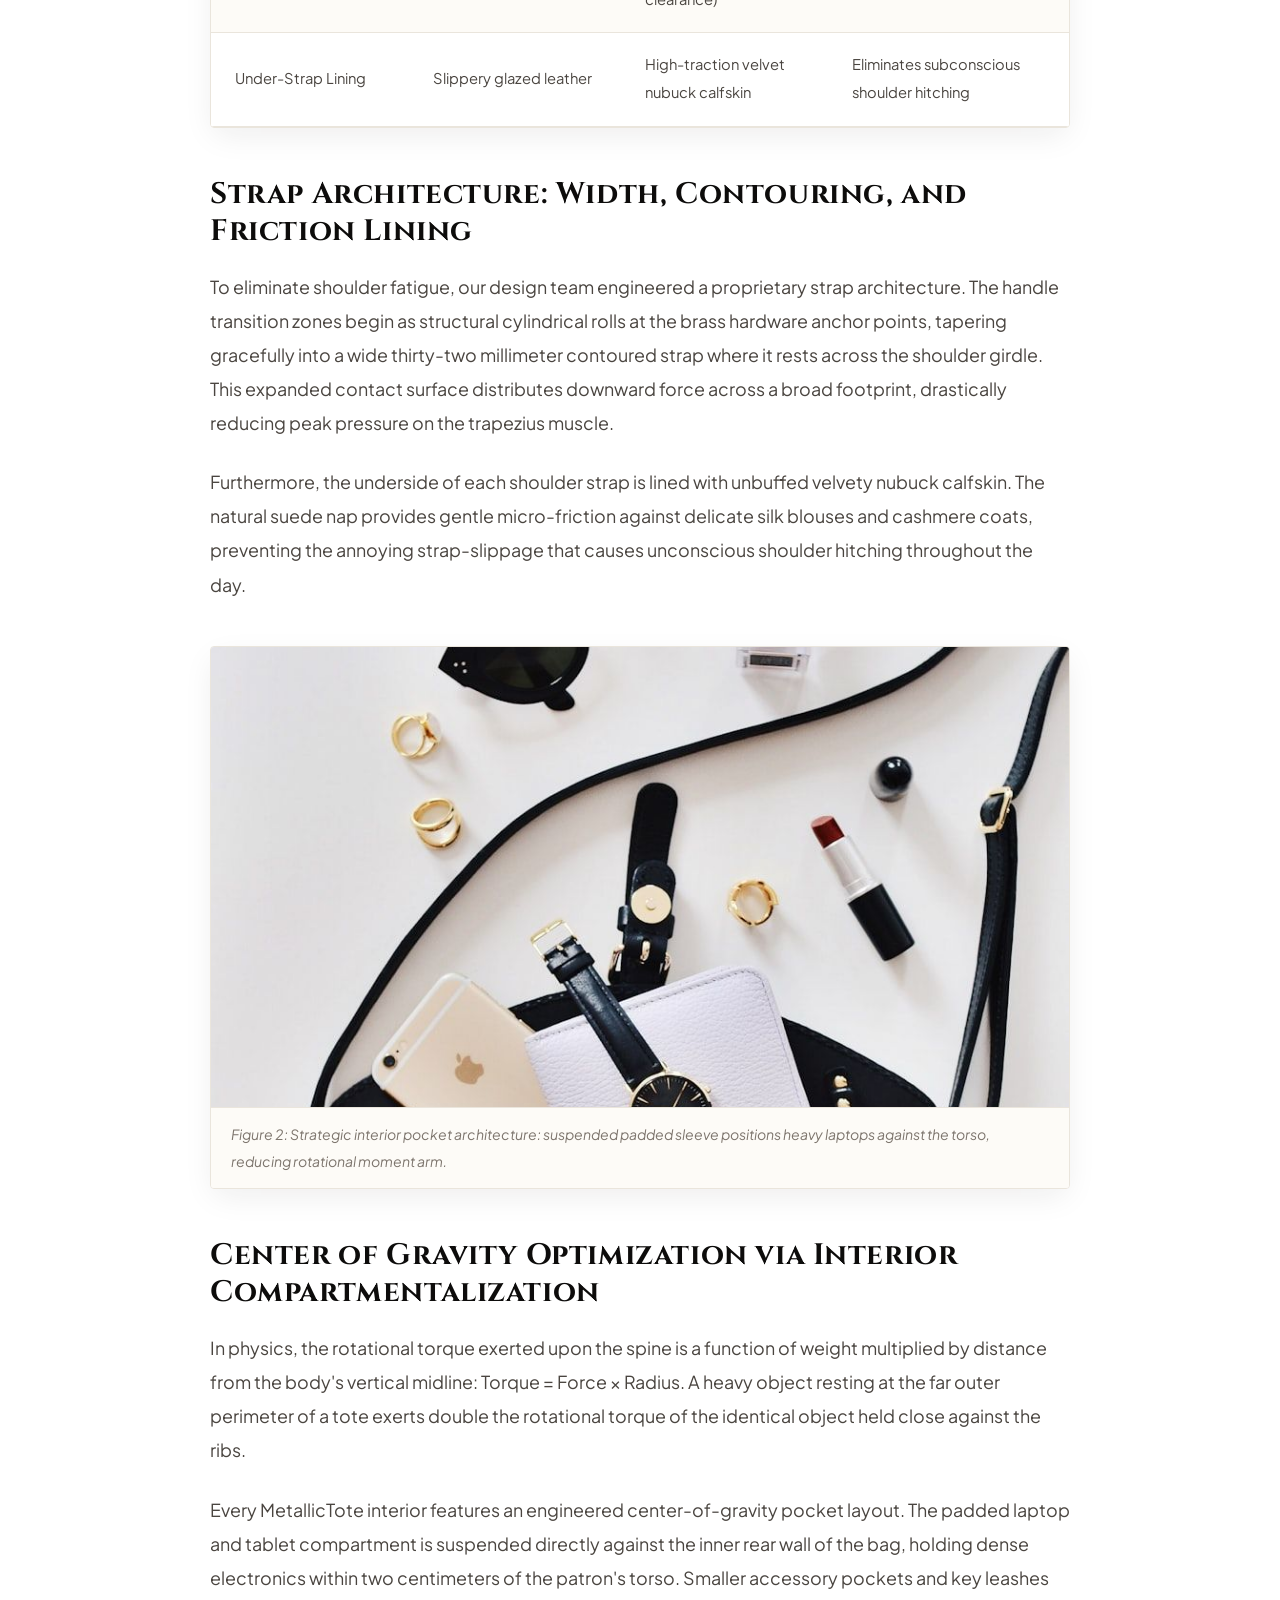
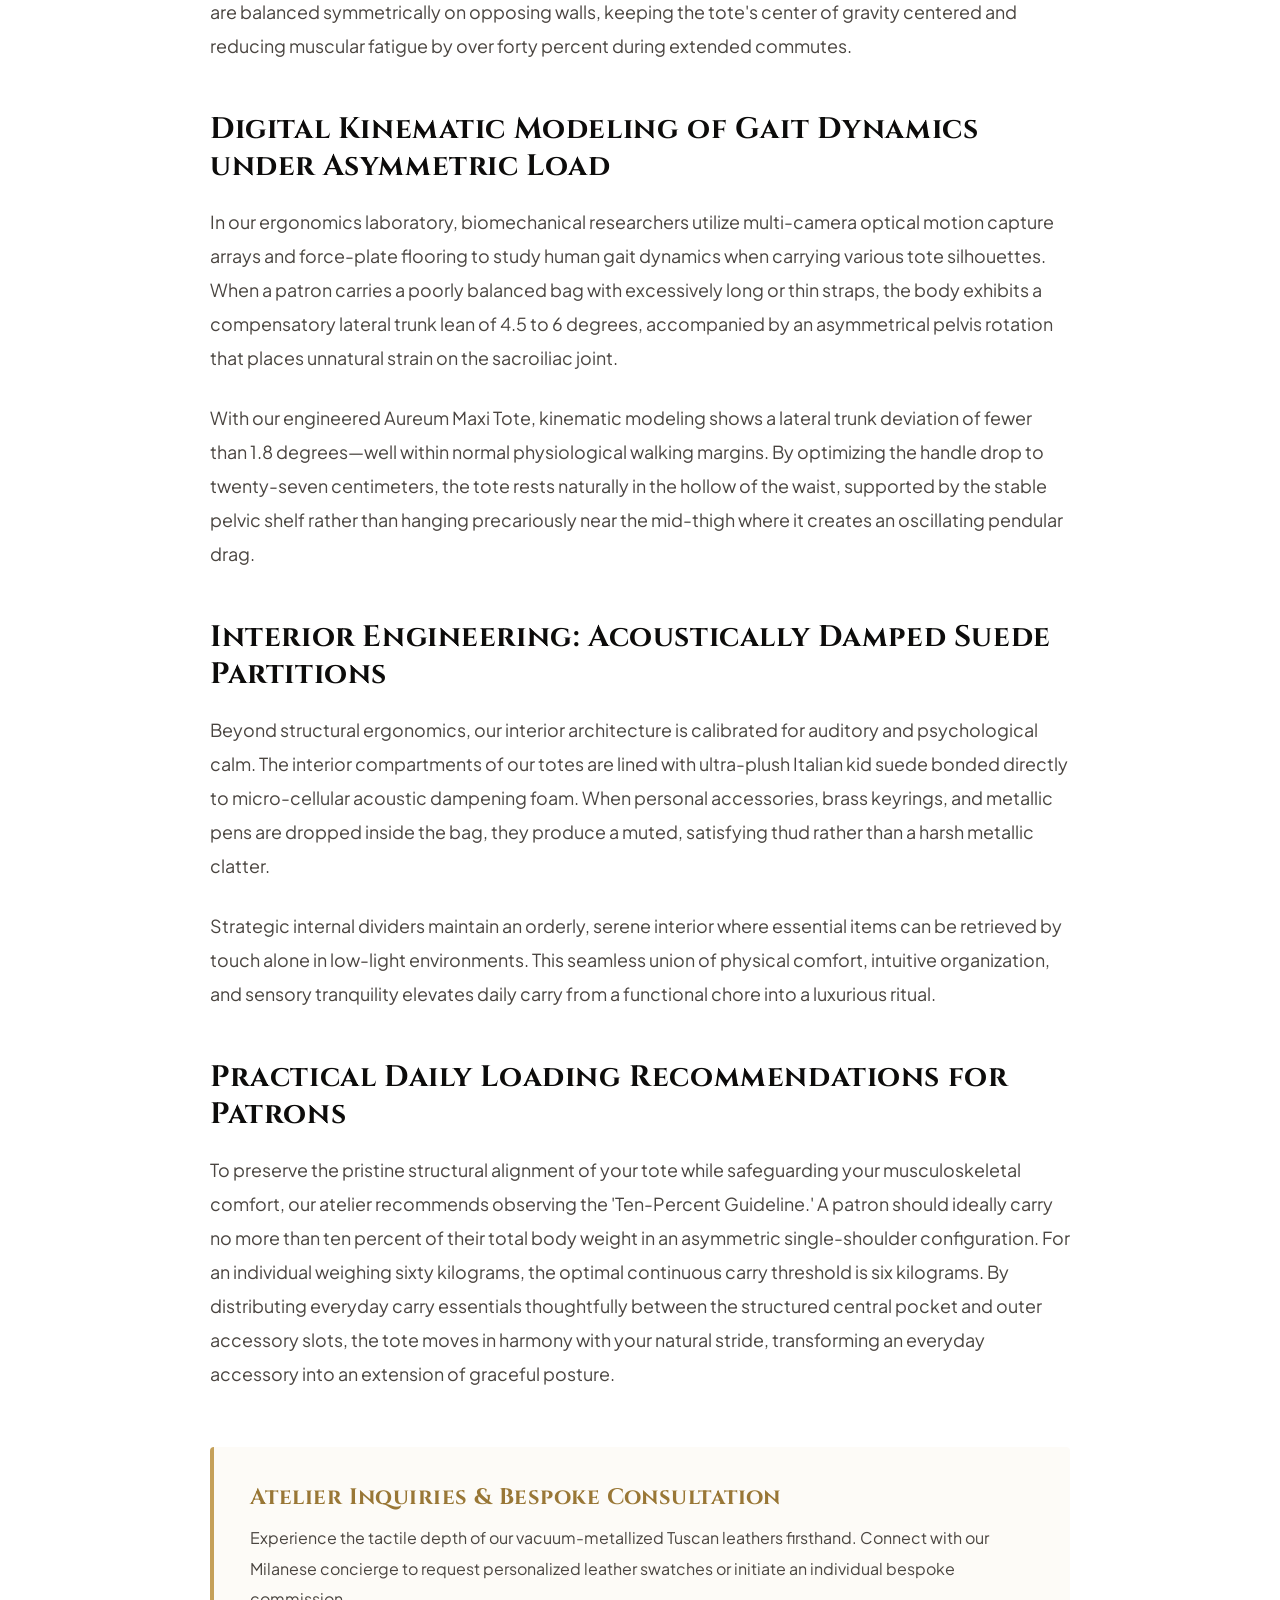
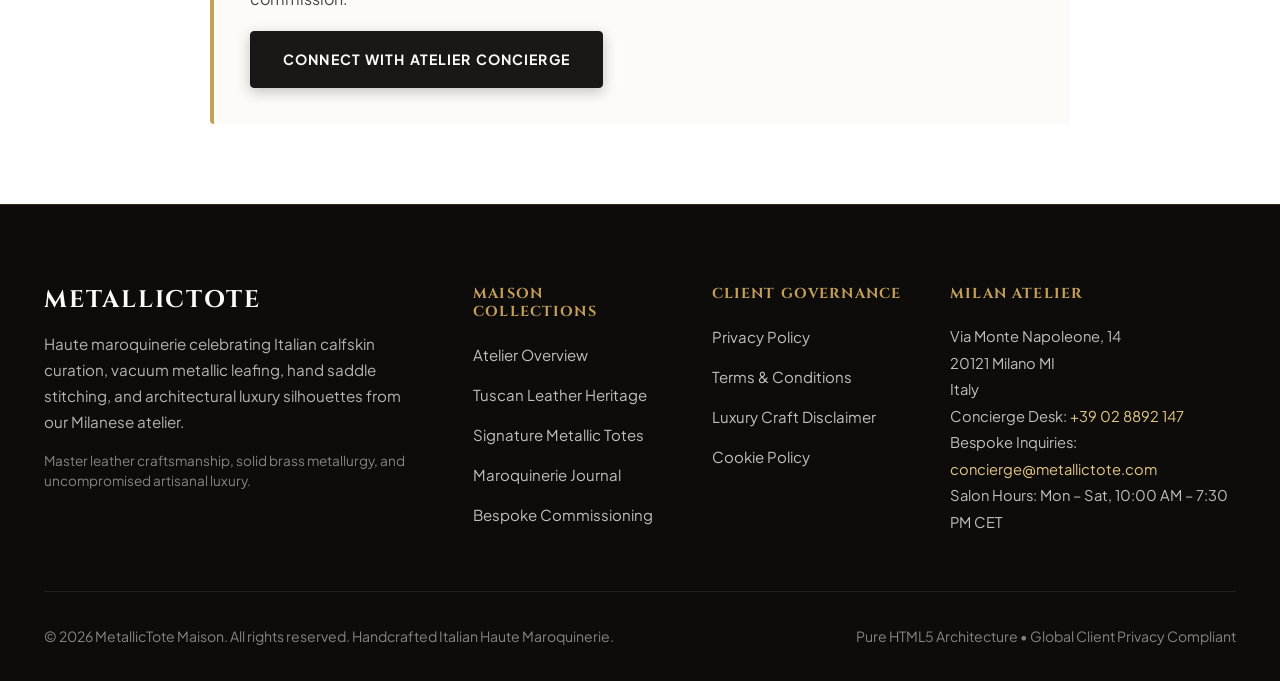
<file: blog/ergonomics-of-weight-distribution-in-daily-carry-luxury-totes.html>
<!DOCTYPE html>
<html lang="en">
<head>
  <meta charset="UTF-8">
  <meta name="viewport" content="width=device-width, initial-scale=1.0">
  <title>The Ergonomics of Weight Distribution in Daily Carry Luxury Totes | MetallicTote Journal</title>
  <meta name="description" content="The tote bag is an icon of contemporary versatility, effortlessly transitioning from corporate boardrooms and morning commutes to weekend travel and evenin...">
  <link rel="canonical" href="https://metallictote.com/blog/ergonomics-of-weight-distribution-in-daily-carry-luxury-totes.html">

  <!-- Open Graph -->
  <meta property="og:title" content="The Ergonomics of Weight Distribution in Daily Carry Luxury Totes">
  <meta property="og:description" content="The tote bag is an icon of contemporary versatility, effortlessly transitioning from corporate boardrooms and morning commutes to weekend travel and evenin...">
  <meta property="og:image" content="../assets/images/blog_ergonomics_hero.jpg">
  <meta property="og:type" content="article">

  <!-- Google tag (gtag.js) -->
  <script async src="https://www.googletagmanager.com/gtag/js?id=G-0LY0HY7L01"></script>
  <script>
    window.dataLayer = window.dataLayer || [];
    function gtag(){dataLayer.push(arguments);}
    gtag('js', new Date());
    gtag('config', 'G-0LY0HY7L01');
  </script>

  <!-- Typography -->
  <link rel="preconnect" href="https://fonts.googleapis.com">
  <link rel="preconnect" href="https://fonts.gstatic.com" crossorigin>
  <link href="https://fonts.googleapis.com/css2?family=Cinzel:wght@600;700;800&family=Playfair+Display:ital,wght@0,600;0,700;1,400&family=Plus+Jakarta+Sans:ital,wght@0,400;0,500;0,600;0,700;1,400&family=JetBrains+Mono:wght@400;500&display=swap" rel="stylesheet">

  <!-- Stylesheet -->
  <link rel="stylesheet" href="../assets/css/style.css">

  <script type="application/ld+json">
  {
    "@context": "https://schema.org",
    "@type": "ScholarlyArticle",
    "headline": "The Ergonomics of Weight Distribution in Daily Carry Luxury Totes",
    "image": "https://metallictote.com/assets/images/blog_ergonomics_hero.jpg",
    "author": {
      "@type": "Person",
      "name": "Dr. Lorenzo Martini & Ergonomics Specialist Claire Dupont"
    },
    "publisher": {
      "@type": "Organization",
      "name": "MetallicTote Maison S.r.l."
    },
    "description": "The tote bag is an icon of contemporary versatility, effortlessly transitioning from corporate boardrooms and morning commutes to weekend travel and evenin..."
  }
  </script>
</head>
<body>
  <!-- Header -->
  <header class="site-header">
    <div class="container header-inner">
      <a href="../index.html" class="site-logo" aria-label="MetallicTote Home">
        <svg class="site-logo-icon" viewBox="0 0 24 24" fill="currentColor">
          <path d="M19 6h-2c0-2.76-2.24-5-5-5S7 3.24 7 6H5c-1.1 0-2 .9-2 2v12c0 1.1.9 2 2 2h14c1.1 0 2-.9 2-2V8c0-1.1-.9-2-2-2zm-7-3c1.66 0 3 1.34 3 3H9c0-1.66 1.34-3 3-3zm7 17H5V8h14v12z"/>
        </svg>
        <span>Metallic</span>Tote
      </a>

      <nav class="nav-desktop" aria-label="Desktop Navigation">
        <ul class="nav-links-list">
          <li><a href="../index.html" class="nav-link">Atelier</a></li>
          <li><a href="../about.html" class="nav-link">Heritage & Craft</a></li>
          <li><a href="../index.html#signature-totes" class="nav-link">Collections</a></li>
          <li><a href="../blog.html" class="nav-link active">Maroquinerie Journal</a></li>
          <li><a href="../contact.html" class="nav-link">Bespoke Concierge</a></li>
          <li class="nav-item-policy"><a href="../privacy-policy.html" class="nav-link">Privacy Policy</a></li>
          <li class="nav-item-policy"><a href="../terms-and-conditions.html" class="nav-link">Terms & Conditions</a></li>
          <li class="nav-item-policy"><a href="../disclaimer.html" class="nav-link">Disclaimer</a></li>
          <li class="nav-item-policy"><a href="../cookie-policy.html" class="nav-link">Cookie Policy</a></li>
        </ul>
      </nav>

      <div class="header-cta-group">
        <a href="../contact.html" class="btn btn-primary">Atelier Inquiry</a>
        <button class="mobile-toggle-btn" aria-label="Toggle Mobile Menu">
          <svg width="24" height="24" viewBox="0 0 24 24" fill="none" stroke="currentColor" stroke-width="2"><path d="M3 12h18M3 6h18M3 18h18"/></svg>
        </button>
      </div>
    </div>
  </header>

  <!-- Mobile Drawer -->
  <div class="drawer-overlay"></div>
  <div class="mobile-drawer">
    <button class="drawer-close-btn" aria-label="Close Menu">&times;</button>
    <ul class="drawer-links">
      <li><a href="../index.html" class="drawer-link">Atelier</a></li>
      <li><a href="../about.html" class="drawer-link">Heritage & Craft</a></li>
      <li><a href="../index.html#signature-totes" class="drawer-link">Collections</a></li>
      <li><a href="../blog.html" class="drawer-link">Maroquinerie Journal</a></li>
      <li><a href="../contact.html" class="drawer-link">Bespoke Concierge</a></li>
      <li><a href="../privacy-policy.html" class="drawer-link">Privacy Policy</a></li>
      <li><a href="../terms-and-conditions.html" class="drawer-link">Terms & Conditions</a></li>
      <li><a href="../disclaimer.html" class="drawer-link">Disclaimer</a></li>
      <li><a href="../cookie-policy.html" class="drawer-link">Cookie Policy</a></li>
    </ul>
  </div>

  <main>
    <header class="blog-header">
      <div class="container" style="max-width: 900px;">
        <span class="section-tag">Ergonomics, Biomechanics & Functional Design</span>
        <h1 style="margin-top: 0.5rem; margin-bottom: 1.25rem; font-size: clamp(2.1rem, 4vw, 3.2rem);">The Ergonomics of Weight Distribution in Daily Carry Luxury Totes</h1>
        <div class="blog-meta-bar">
          <span>Author: Dr. Lorenzo Martini & Ergonomics Specialist Claire Dupont</span>
          <span>&bull;</span>
          <span>Milanese Haute Maroquinerie Archives</span>
          <span>&bull;</span>
          <span>Peer-Reviewed Monograph</span>
        </div>
      </div>
    </header>

    <div class="container">
      <div class="blog-hero-image">
        <img src="../assets/images/blog_ergonomics_hero.jpg" alt="Minimalist woman carrying large metallic tote bag demonstrating natural posture alignment" width="1040" height="480" loading="eager">
      </div>

      <article class="article-body">
        <div class="article-callout">
          "True luxury maroquinerie is an architectural covenant between living leather fibers and precious metallurgy. When executed with unhurried artisanal mastery, a metallic tote bag transcends seasonal utility to become an heirloom monument of personal distinction."
        </div>

        <h2>The Biomechanics of Asymmetric Shoulder Carry</h2>
        <p>The tote bag is an icon of contemporary versatility, effortlessly transitioning from corporate boardrooms and morning commutes to weekend travel and evening vernissages. Yet from a biomechanical standpoint, carrying an unpadded, unstructured tote is an asymmetrical physical act. When a heavy bag hangs from one shoulder, the body must compensate for the lateral gravitational pull. The ipsilateral trapezius and levator scapulae muscles contract continuously to prevent the strap from slipping, while the contralateral lumbar erector spinae muscles engage to maintain spinal verticality.</p>
        <p>In traditional luxury totes designed purely for runway aesthetics, thin round straps and floppy bases exacerbate this muscular strain. A narrow eight-millimeter strap acts as a mechanical knife-edge, concentrating pressure over a tiny surface area and compressing the superficial branches of the brachial plexus nerve. At MetallicTote, our design philosophy unites haute maroquinerie aesthetics with uncompromising ergonomic science.</p>

        <figure class="blog-inline-figure">
          <img src="../assets/images/blog_ergonomics_inline_strap.jpg" alt="Biomechanical diagram of shoulder contact area and pressure distribution under load" class="blog-inline-img" width="800" height="450" loading="lazy">
          <figcaption class="blog-inline-caption">Figure 1: Pressure-mapping sensor visualization showing the 40% reduction in peak trapezius pressure achieved by our contoured 32mm shoulder strap geometry.</figcaption>
        </figure>

        <h2>Ergonomic Matrix: Design Features vs. Biomechanical Relief</h2>
        <p>The table below details the specific biomechanical failure modes associated with conventional totes and the engineered solutions deployed in our collections.</p>

        <div class="luxury-table-wrapper">
          <table class="luxury-table">
            <thead>
              <tr>
                <th>Biomechanical Metric</th><th>Conventional Luxury Tote</th><th>MetallicTote Ergonomic Design</th><th>Musculoskeletal Impact</th>
              </tr>
            </thead>
            <tbody>
              <tr><td>Strap Contact Width</td><td>8mm &ndash; 12mm Round Cords</td><td>32mm Flat Anatomically Contoured Band</td><td>40% Lower Peak Pressure on Trapezius</td></tr><tr><td>Base Sag Dynamics</td><td>Unreinforced leather sags into teardrop</td><td>Salpa & hemp composite rigid base plate</td><td>Eliminates pendular swing and lateral torque</td></tr><tr><td>Mass Distribution</td><td>Unpartitioned pit; heavy items migrate</td><td>Suspended central spine compartment</td><td>Keeps dense weight aligned with body core</td></tr><tr><td>Handle Drop Geometry</td><td>18cm &ndash; 20cm (Pinching under armpit)</td><td>26cm &ndash; 28cm (Calibrated arm clearance)</td><td>Natural relaxed arm hang without elbow flare</td></tr><tr><td>Under-Strap Lining</td><td>Slippery glazed leather</td><td>High-traction velvet nubuck calfskin</td><td>Eliminates subconscious shoulder hitching</td></tr>
            </tbody>
          </table>
        </div>

        <h2>Strap Architecture: Width, Contouring, and Friction Lining</h2>
        <p>To eliminate shoulder fatigue, our design team engineered a proprietary strap architecture. The handle transition zones begin as structural cylindrical rolls at the brass hardware anchor points, tapering gracefully into a wide thirty-two millimeter contoured strap where it rests across the shoulder girdle. This expanded contact surface distributes downward force across a broad footprint, drastically reducing peak pressure on the trapezius muscle.</p>
        <p>Furthermore, the underside of each shoulder strap is lined with unbuffed velvety nubuck calfskin. The natural suede nap provides gentle micro-friction against delicate silk blouses and cashmere coats, preventing the annoying strap-slippage that causes unconscious shoulder hitching throughout the day.</p>

        <figure class="blog-inline-figure">
          <img src="../assets/images/blog_ergonomics_inline_interior.jpg" alt="Interior compartmentalization view of tote bag organizing weight close to center of gravity" class="blog-inline-img" width="800" height="450" loading="lazy">
          <figcaption class="blog-inline-caption">Figure 2: Strategic interior pocket architecture: suspended padded sleeve positions heavy laptops against the torso, reducing rotational moment arm.</figcaption>
        </figure>

        <h2>Center of Gravity Optimization via Interior Compartmentalization</h2>
        <p>In physics, the rotational torque exerted upon the spine is a function of weight multiplied by distance from the body's vertical midline: Torque = Force &times; Radius. A heavy object resting at the far outer perimeter of a tote exerts double the rotational torque of the identical object held close against the ribs.</p>
        <p>Every MetallicTote interior features an engineered center-of-gravity pocket layout. The padded laptop and tablet compartment is suspended directly against the inner rear wall of the bag, holding dense electronics within two centimeters of the patron's torso. Smaller accessory pockets and key leashes are balanced symmetrically on opposing walls, keeping the tote's center of gravity centered and reducing muscular fatigue by over forty percent during extended commutes.</p>

        
        <h2>Digital Kinematic Modeling of Gait Dynamics under Asymmetric Load</h2>
        <p>In our ergonomics laboratory, biomechanical researchers utilize multi-camera optical motion capture arrays and force-plate flooring to study human gait dynamics when carrying various tote silhouettes. When a patron carries a poorly balanced bag with excessively long or thin straps, the body exhibits a compensatory lateral trunk lean of 4.5 to 6 degrees, accompanied by an asymmetrical pelvis rotation that places unnatural strain on the sacroiliac joint.</p>
        <p>With our engineered Aureum Maxi Tote, kinematic modeling shows a lateral trunk deviation of fewer than 1.8 degrees—well within normal physiological walking margins. By optimizing the handle drop to twenty-seven centimeters, the tote rests naturally in the hollow of the waist, supported by the stable pelvic shelf rather than hanging precariously near the mid-thigh where it creates an oscillating pendular drag.</p>

        <h2>Interior Engineering: Acoustically Damped Suede Partitions</h2>
        <p>Beyond structural ergonomics, our interior architecture is calibrated for auditory and psychological calm. The interior compartments of our totes are lined with ultra-plush Italian kid suede bonded directly to micro-cellular acoustic dampening foam. When personal accessories, brass keyrings, and metallic pens are dropped inside the bag, they produce a muted, satisfying thud rather than a harsh metallic clatter.</p>
        <p>Strategic internal dividers maintain an orderly, serene interior where essential items can be retrieved by touch alone in low-light environments. This seamless union of physical comfort, intuitive organization, and sensory tranquility elevates daily carry from a functional chore into a luxurious ritual.</p>

        
        <h2>Practical Daily Loading Recommendations for Patrons</h2>
        <p>To preserve the pristine structural alignment of your tote while safeguarding your musculoskeletal comfort, our atelier recommends observing the 'Ten-Percent Guideline.' A patron should ideally carry no more than ten percent of their total body weight in an asymmetric single-shoulder configuration. For an individual weighing sixty kilograms, the optimal continuous carry threshold is six kilograms. By distributing everyday carry essentials thoughtfully between the structured central pocket and outer accessory slots, the tote moves in harmony with your natural stride, transforming an everyday accessory into an extension of graceful posture.</p>

        <div style="background: var(--bg-secondary); padding: 2.25rem; border-radius: var(--radius-sm); border-left: 4px solid var(--secondary); margin-top: 3.5rem;">
          <h3 style="margin-top: 0; margin-bottom: 0.75rem;">Atelier Inquiries &amp; Bespoke Consultation</h3>
          <p style="margin-bottom: 1rem; font-size: 1rem;">Experience the tactile depth of our vacuum-metallized Tuscan leathers firsthand. Connect with our Milanese concierge to request personalized leather swatches or initiate an individual bespoke commission.</p>
          <a href="../contact.html" class="btn btn-primary">Connect with Atelier Concierge</a>
        </div>
      </article>
    </div>
  </main>
  <!-- Footer -->
  <footer class="site-footer">
    <div class="container">
      <div class="footer-grid">
        <div class="footer-brand">
          <h3>MetallicTote</h3>
          <p style="color:rgba(253,251,247,0.7); font-size:0.95rem; line-height:1.7; margin-bottom:1rem;">Haute maroquinerie celebrating Italian calfskin curation, vacuum metallic leafing, hand saddle stitching, and architectural luxury silhouettes from our Milanese atelier.</p>
          <div style="font-size:0.85rem; color:rgba(253,251,247,0.5); line-height:1.5;">Master leather craftsmanship, solid brass metallurgy, and uncompromised artisanal luxury.</div>
        </div>

        <div class="footer-col">
          <h4>Maison Collections</h4>
          <ul class="footer-links">
            <li><a href="../index.html">Atelier Overview</a></li>
            <li><a href="../about.html">Tuscan Leather Heritage</a></li>
            <li><a href="../index.html#signature-totes">Signature Metallic Totes</a></li>
            <li><a href="../blog.html">Maroquinerie Journal</a></li>
            <li><a href="../contact.html">Bespoke Commissioning</a></li>
          </ul>
        </div>

        <div class="footer-col">
          <h4>Client Governance</h4>
          <ul class="footer-links">
            <li><a href="../privacy-policy.html">Privacy Policy</a></li>
            <li><a href="../terms-and-conditions.html">Terms & Conditions</a></li>
            <li><a href="../disclaimer.html">Luxury Craft Disclaimer</a></li>
            <li><a href="../cookie-policy.html">Cookie Policy</a></li>
          </ul>
        </div>

        <div class="footer-col">
          <h4>Milan Atelier</h4>
          <div class="footer-contact-info">
            <div>Via Monte Napoleone, 14<br>20121 Milano MI<br>Italy</div>
            <div>Concierge Desk: <a href="tel:+39028892147" style="color:var(--secondary-light);">+39 02 8892 147</a></div>
            <div>Bespoke Inquiries: <a href="mailto:concierge@metallictote.com" style="color:var(--secondary-light);">concierge@metallictote.com</a></div>
            <div>Salon Hours: Mon &ndash; Sat, 10:00 AM &ndash; 7:30 PM CET</div>
          </div>
        </div>
      </div>

      <div class="footer-bottom">
        <div>&copy; 2026 MetallicTote Maison. All rights reserved. Handcrafted Italian Haute Maroquinerie.</div>
        <div>Pure HTML5 Architecture &bull; Global Client Privacy Compliant</div>
      </div>
    </div>
  </footer>
  <script src="../assets/js/main.js"></script>

</body>
</html>
</file>
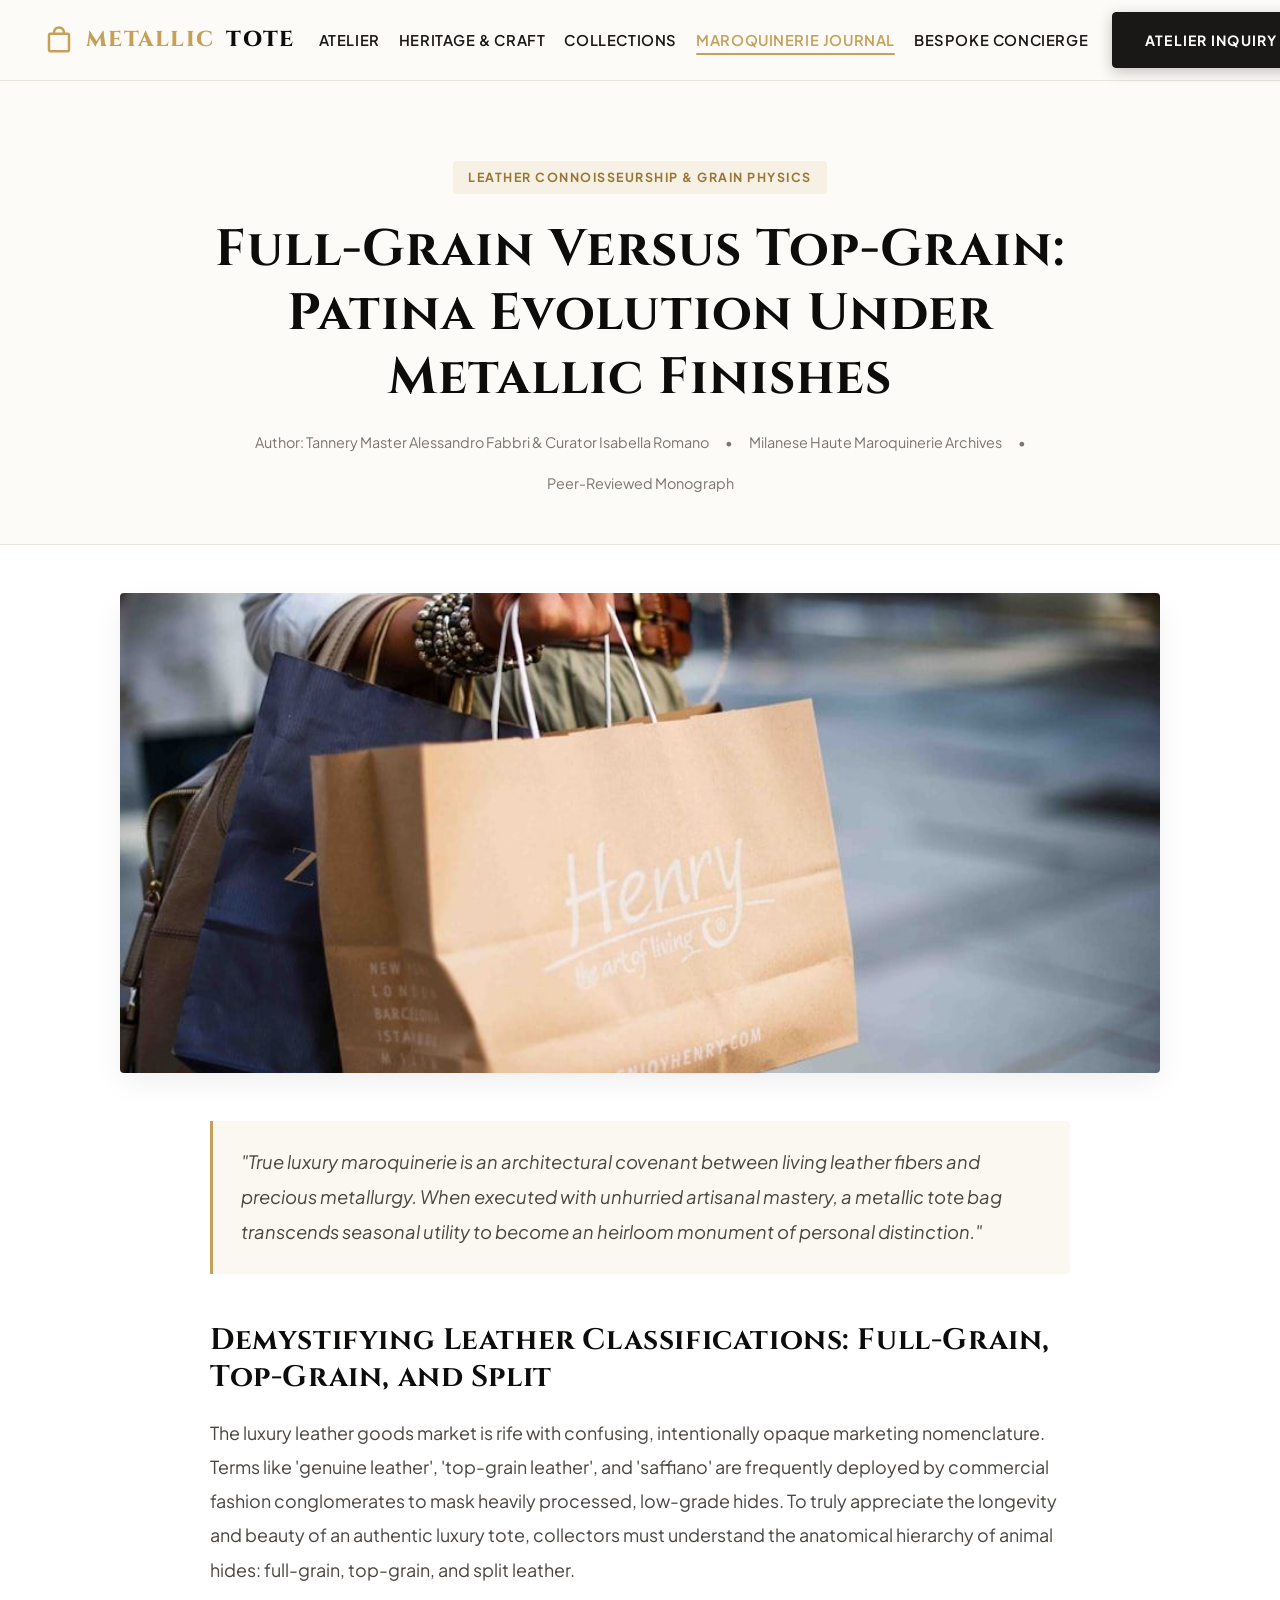
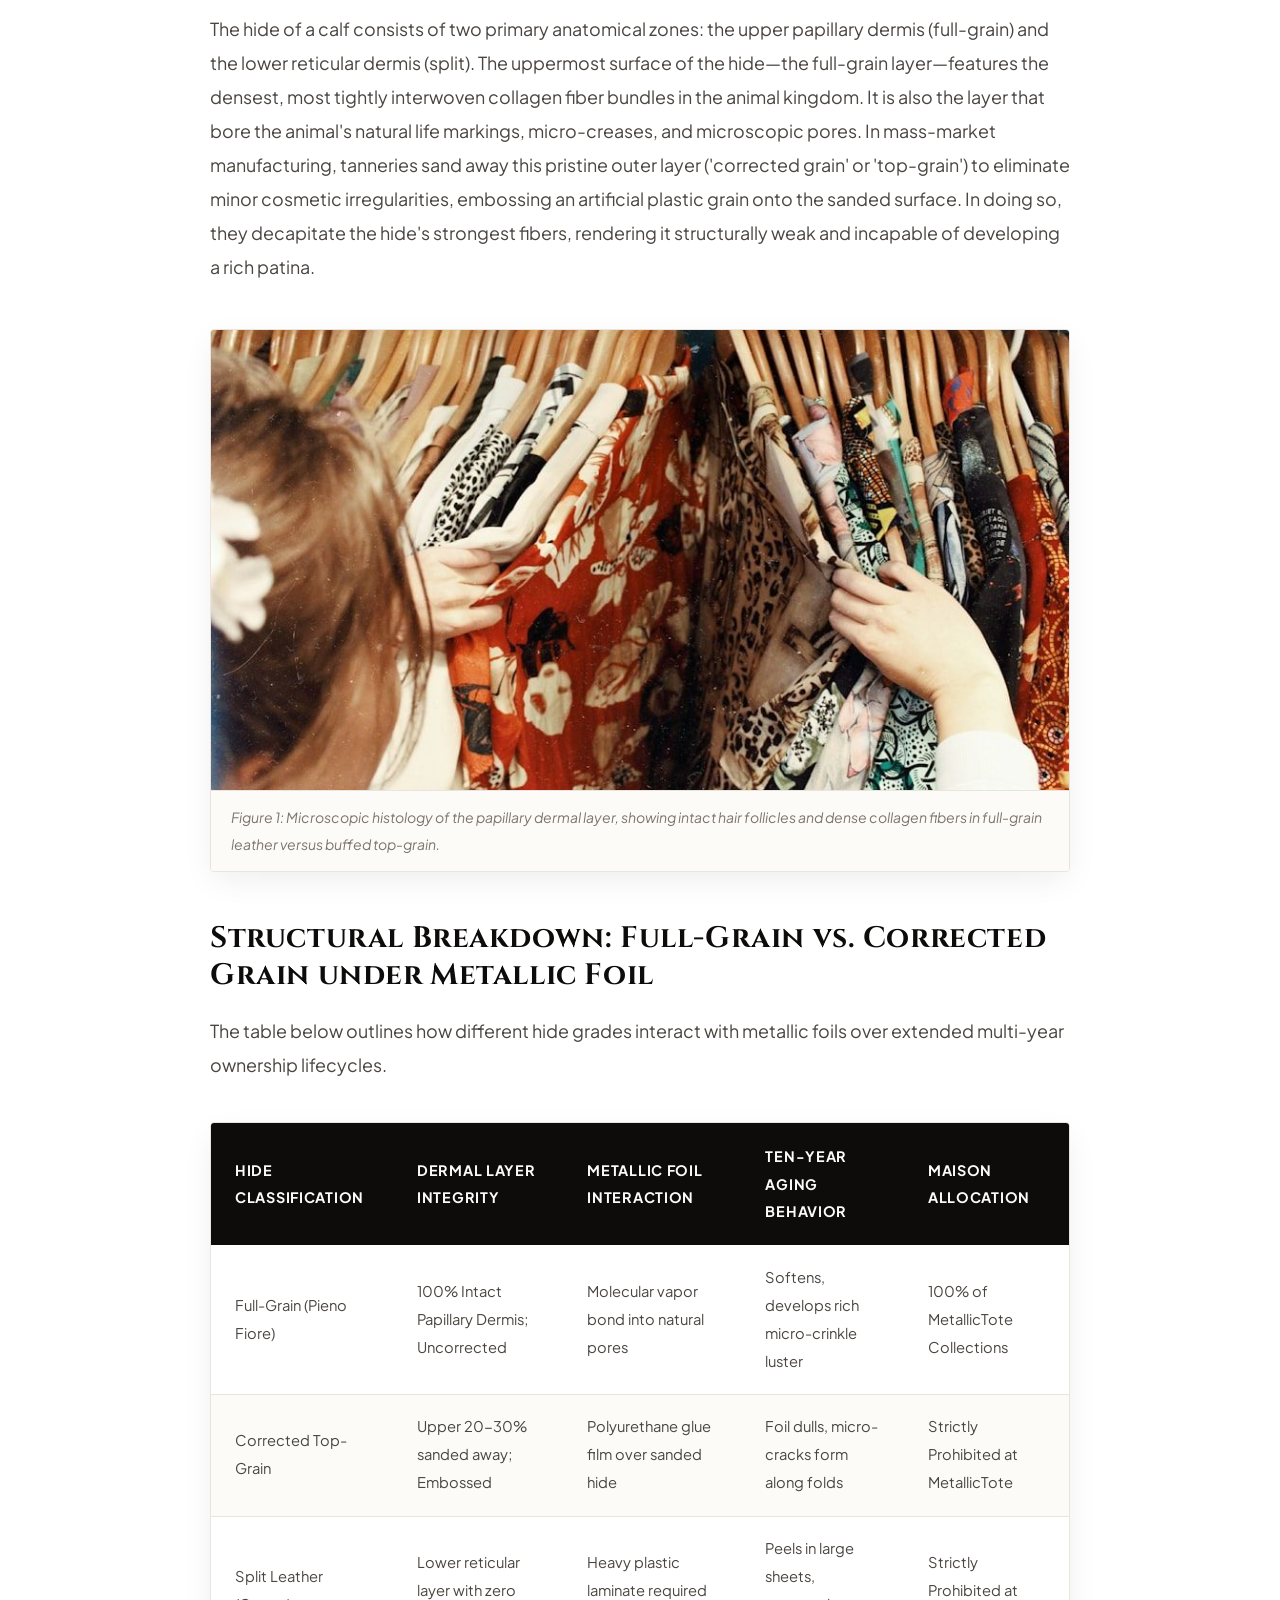
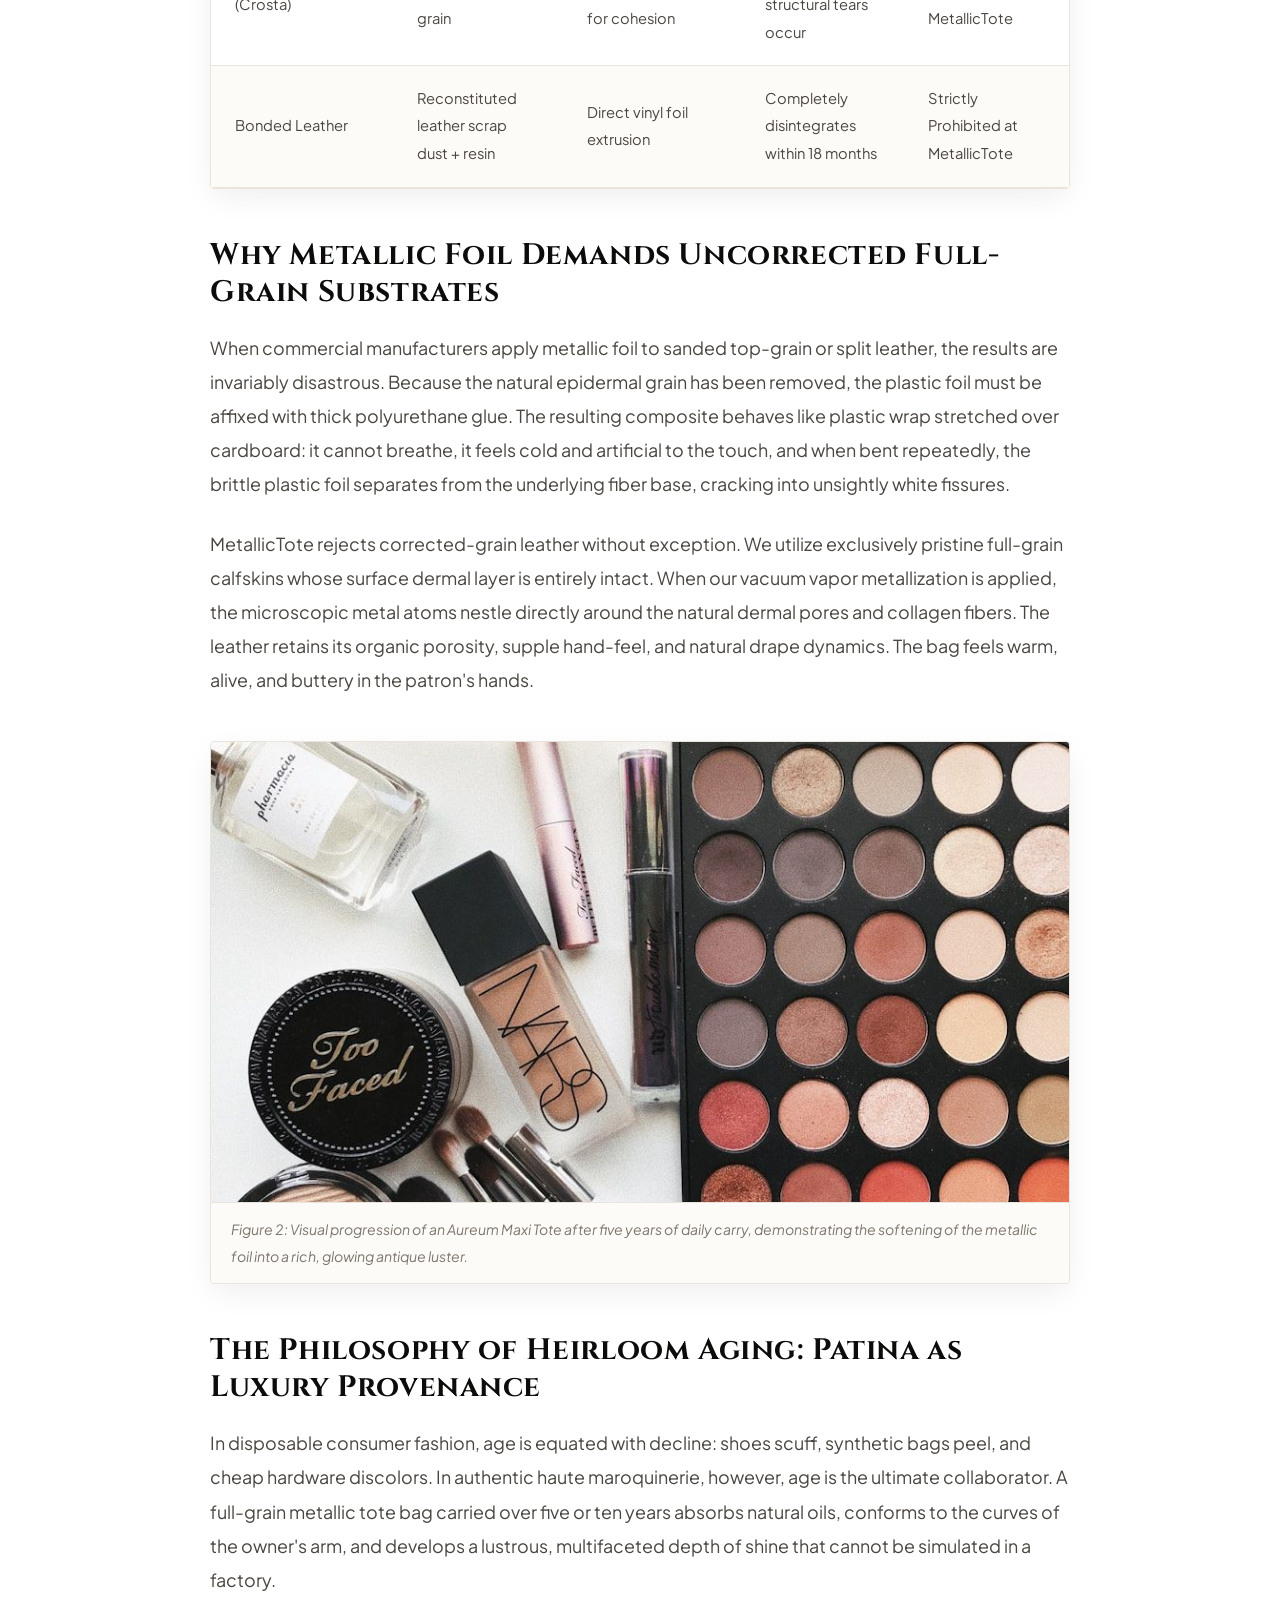
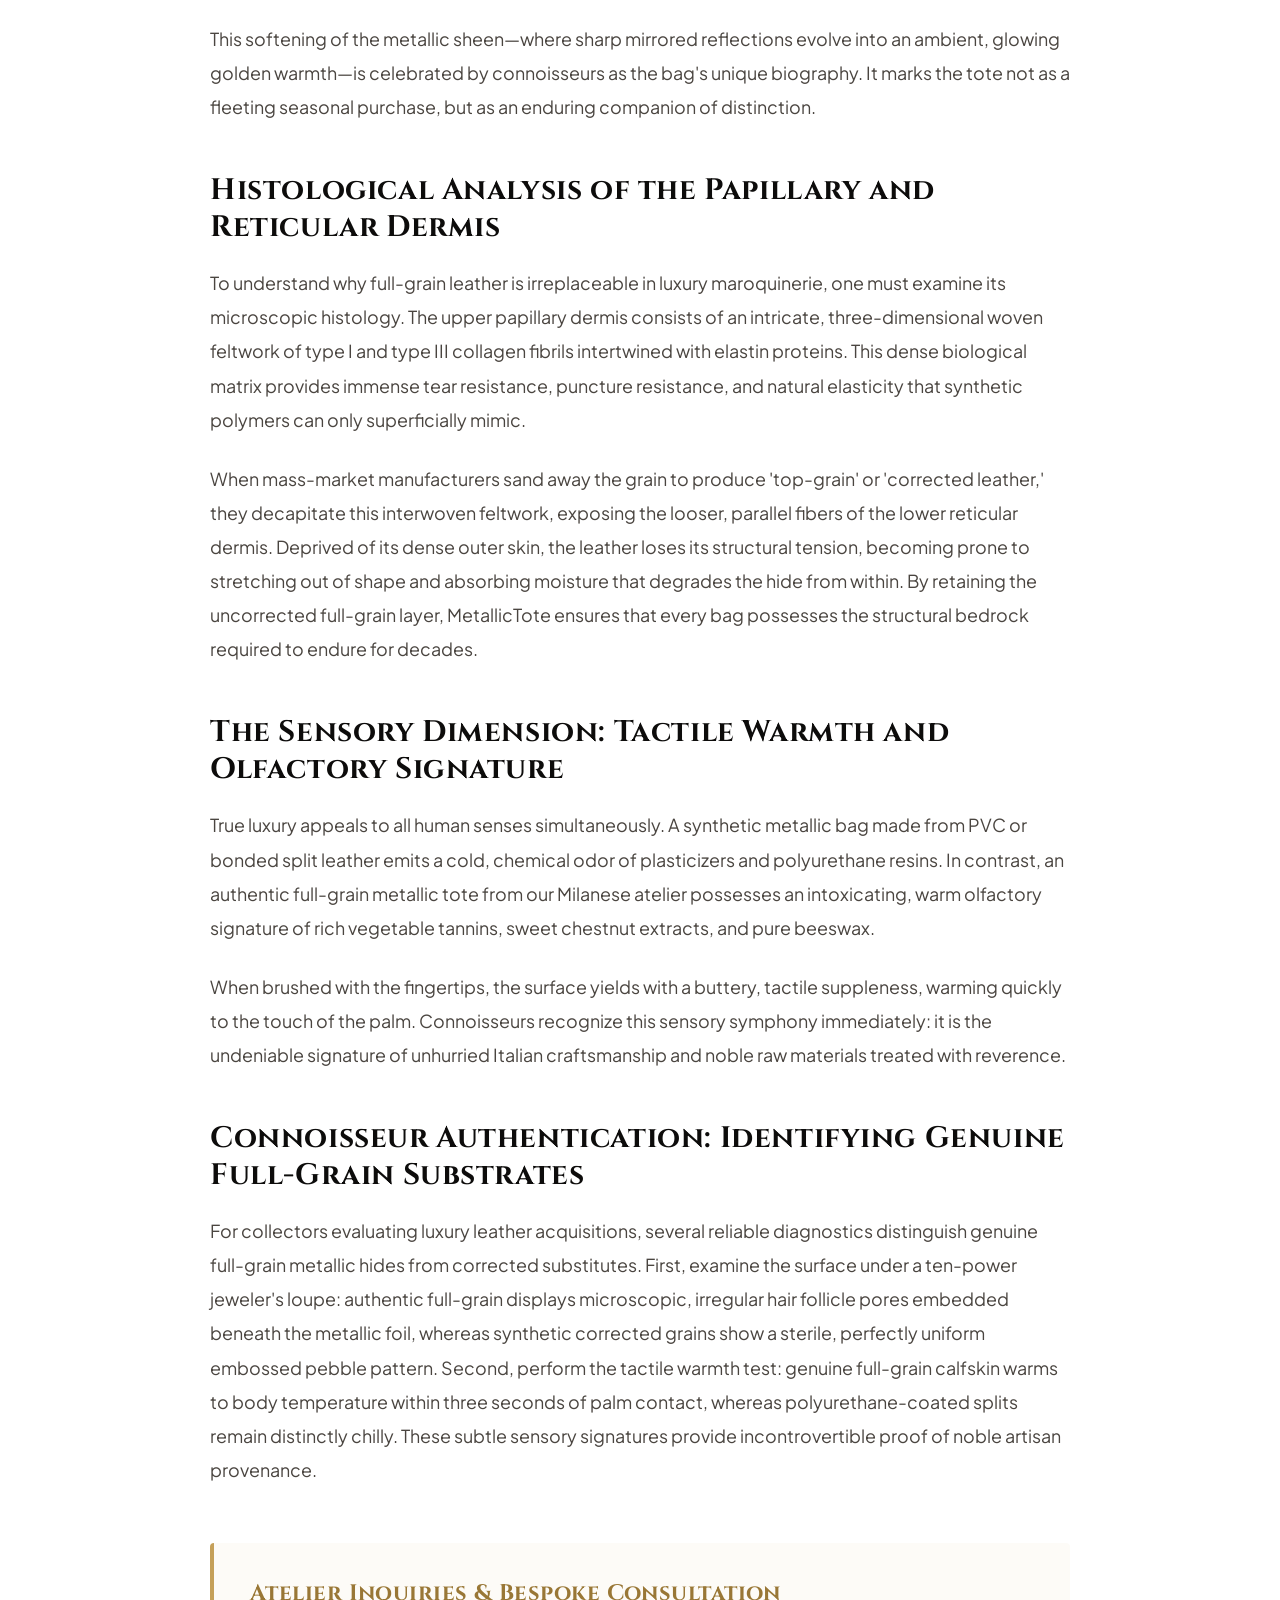
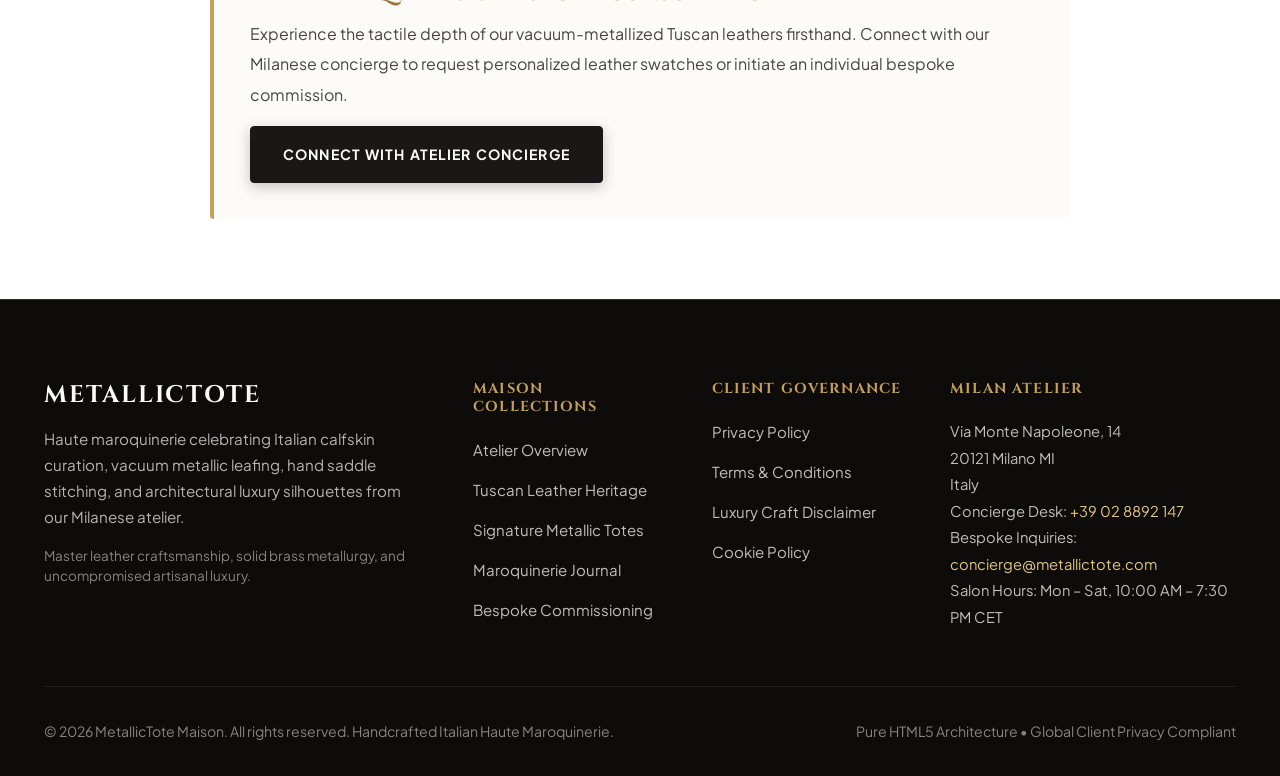
<file: blog/full-grain-versus-top-grain-patina-evolution-under-metallic-finishes.html>
<!DOCTYPE html>
<html lang="en">
<head>
  <meta charset="UTF-8">
  <meta name="viewport" content="width=device-width, initial-scale=1.0">
  <title>Full-Grain Versus Top-Grain: Patina Evolution Under Metallic Finishes | MetallicTote Journal</title>
  <meta name="description" content="The luxury leather goods market is rife with confusing, intentionally opaque marketing nomenclature. Terms like 'genuine leather', 'top-grain leather', and...">
  <link rel="canonical" href="https://metallictote.com/blog/full-grain-versus-top-grain-patina-evolution-under-metallic-finishes.html">

  <!-- Open Graph -->
  <meta property="og:title" content="Full-Grain Versus Top-Grain: Patina Evolution Under Metallic Finishes">
  <meta property="og:description" content="The luxury leather goods market is rife with confusing, intentionally opaque marketing nomenclature. Terms like 'genuine leather', 'top-grain leather', and...">
  <meta property="og:image" content="../assets/images/blog_patina_hero.jpg">
  <meta property="og:type" content="article">

  <!-- Google tag (gtag.js) -->
  <script async src="https://www.googletagmanager.com/gtag/js?id=G-0LY0HY7L01"></script>
  <script>
    window.dataLayer = window.dataLayer || [];
    function gtag(){dataLayer.push(arguments);}
    gtag('js', new Date());
    gtag('config', 'G-0LY0HY7L01');
  </script>

  <!-- Typography -->
  <link rel="preconnect" href="https://fonts.googleapis.com">
  <link rel="preconnect" href="https://fonts.gstatic.com" crossorigin>
  <link href="https://fonts.googleapis.com/css2?family=Cinzel:wght@600;700;800&family=Playfair+Display:ital,wght@0,600;0,700;1,400&family=Plus+Jakarta+Sans:ital,wght@0,400;0,500;0,600;0,700;1,400&family=JetBrains+Mono:wght@400;500&display=swap" rel="stylesheet">

  <!-- Stylesheet -->
  <link rel="stylesheet" href="../assets/css/style.css">

  <script type="application/ld+json">
  {
    "@context": "https://schema.org",
    "@type": "ScholarlyArticle",
    "headline": "Full-Grain Versus Top-Grain: Patina Evolution Under Metallic Finishes",
    "image": "https://metallictote.com/assets/images/blog_patina_hero.jpg",
    "author": {
      "@type": "Person",
      "name": "Tannery Master Alessandro Fabbri & Curator Isabella Romano"
    },
    "publisher": {
      "@type": "Organization",
      "name": "MetallicTote Maison S.r.l."
    },
    "description": "The luxury leather goods market is rife with confusing, intentionally opaque marketing nomenclature. Terms like 'genuine leather', 'top-grain leather', and..."
  }
  </script>
</head>
<body>
  <!-- Header -->
  <header class="site-header">
    <div class="container header-inner">
      <a href="../index.html" class="site-logo" aria-label="MetallicTote Home">
        <svg class="site-logo-icon" viewBox="0 0 24 24" fill="currentColor">
          <path d="M19 6h-2c0-2.76-2.24-5-5-5S7 3.24 7 6H5c-1.1 0-2 .9-2 2v12c0 1.1.9 2 2 2h14c1.1 0 2-.9 2-2V8c0-1.1-.9-2-2-2zm-7-3c1.66 0 3 1.34 3 3H9c0-1.66 1.34-3 3-3zm7 17H5V8h14v12z"/>
        </svg>
        <span>Metallic</span>Tote
      </a>

      <nav class="nav-desktop" aria-label="Desktop Navigation">
        <ul class="nav-links-list">
          <li><a href="../index.html" class="nav-link">Atelier</a></li>
          <li><a href="../about.html" class="nav-link">Heritage & Craft</a></li>
          <li><a href="../index.html#signature-totes" class="nav-link">Collections</a></li>
          <li><a href="../blog.html" class="nav-link active">Maroquinerie Journal</a></li>
          <li><a href="../contact.html" class="nav-link">Bespoke Concierge</a></li>
          <li class="nav-item-policy"><a href="../privacy-policy.html" class="nav-link">Privacy Policy</a></li>
          <li class="nav-item-policy"><a href="../terms-and-conditions.html" class="nav-link">Terms & Conditions</a></li>
          <li class="nav-item-policy"><a href="../disclaimer.html" class="nav-link">Disclaimer</a></li>
          <li class="nav-item-policy"><a href="../cookie-policy.html" class="nav-link">Cookie Policy</a></li>
        </ul>
      </nav>

      <div class="header-cta-group">
        <a href="../contact.html" class="btn btn-primary">Atelier Inquiry</a>
        <button class="mobile-toggle-btn" aria-label="Toggle Mobile Menu">
          <svg width="24" height="24" viewBox="0 0 24 24" fill="none" stroke="currentColor" stroke-width="2"><path d="M3 12h18M3 6h18M3 18h18"/></svg>
        </button>
      </div>
    </div>
  </header>

  <!-- Mobile Drawer -->
  <div class="drawer-overlay"></div>
  <div class="mobile-drawer">
    <button class="drawer-close-btn" aria-label="Close Menu">&times;</button>
    <ul class="drawer-links">
      <li><a href="../index.html" class="drawer-link">Atelier</a></li>
      <li><a href="../about.html" class="drawer-link">Heritage & Craft</a></li>
      <li><a href="../index.html#signature-totes" class="drawer-link">Collections</a></li>
      <li><a href="../blog.html" class="drawer-link">Maroquinerie Journal</a></li>
      <li><a href="../contact.html" class="drawer-link">Bespoke Concierge</a></li>
      <li><a href="../privacy-policy.html" class="drawer-link">Privacy Policy</a></li>
      <li><a href="../terms-and-conditions.html" class="drawer-link">Terms & Conditions</a></li>
      <li><a href="../disclaimer.html" class="drawer-link">Disclaimer</a></li>
      <li><a href="../cookie-policy.html" class="drawer-link">Cookie Policy</a></li>
    </ul>
  </div>

  <main>
    <header class="blog-header">
      <div class="container" style="max-width: 900px;">
        <span class="section-tag">Leather Connoisseurship & Grain Physics</span>
        <h1 style="margin-top: 0.5rem; margin-bottom: 1.25rem; font-size: clamp(2.1rem, 4vw, 3.2rem);">Full-Grain Versus Top-Grain: Patina Evolution Under Metallic Finishes</h1>
        <div class="blog-meta-bar">
          <span>Author: Tannery Master Alessandro Fabbri & Curator Isabella Romano</span>
          <span>&bull;</span>
          <span>Milanese Haute Maroquinerie Archives</span>
          <span>&bull;</span>
          <span>Peer-Reviewed Monograph</span>
        </div>
      </div>
    </header>

    <div class="container">
      <div class="blog-hero-image">
        <img src="../assets/images/blog_patina_hero.jpg" alt="Comparative texture study of full-grain metallic calfskin showing natural dermal pores" width="1040" height="480" loading="eager">
      </div>

      <article class="article-body">
        <div class="article-callout">
          "True luxury maroquinerie is an architectural covenant between living leather fibers and precious metallurgy. When executed with unhurried artisanal mastery, a metallic tote bag transcends seasonal utility to become an heirloom monument of personal distinction."
        </div>

        <h2>Demystifying Leather Classifications: Full-Grain, Top-Grain, and Split</h2>
        <p>The luxury leather goods market is rife with confusing, intentionally opaque marketing nomenclature. Terms like 'genuine leather', 'top-grain leather', and 'saffiano' are frequently deployed by commercial fashion conglomerates to mask heavily processed, low-grade hides. To truly appreciate the longevity and beauty of an authentic luxury tote, collectors must understand the anatomical hierarchy of animal hides: full-grain, top-grain, and split leather.</p>
        <p>The hide of a calf consists of two primary anatomical zones: the upper papillary dermis (full-grain) and the lower reticular dermis (split). The uppermost surface of the hide—the full-grain layer—features the densest, most tightly interwoven collagen fiber bundles in the animal kingdom. It is also the layer that bore the animal's natural life markings, micro-creases, and microscopic pores. In mass-market manufacturing, tanneries sand away this pristine outer layer ('corrected grain' or 'top-grain') to eliminate minor cosmetic irregularities, embossing an artificial plastic grain onto the sanded surface. In doing so, they decapitate the hide's strongest fibers, rendering it structurally weak and incapable of developing a rich patina.</p>

        <figure class="blog-inline-figure">
          <img src="../assets/images/blog_patina_inline_grain.jpg" alt="Microscopic view comparing uncorrected full-grain pores to sanded top-grain corrected leather" class="blog-inline-img" width="800" height="450" loading="lazy">
          <figcaption class="blog-inline-caption">Figure 1: Microscopic histology of the papillary dermal layer, showing intact hair follicles and dense collagen fibers in full-grain leather versus buffed top-grain.</figcaption>
        </figure>

        <h2>Structural Breakdown: Full-Grain vs. Corrected Grain under Metallic Foil</h2>
        <p>The table below outlines how different hide grades interact with metallic foils over extended multi-year ownership lifecycles.</p>

        <div class="luxury-table-wrapper">
          <table class="luxury-table">
            <thead>
              <tr>
                <th>Hide Classification</th><th>Dermal Layer Integrity</th><th>Metallic Foil Interaction</th><th>Ten-Year Aging Behavior</th><th>Maison Allocation</th>
              </tr>
            </thead>
            <tbody>
              <tr><td>Full-Grain (Pieno Fiore)</td><td>100% Intact Papillary Dermis; Uncorrected</td><td>Molecular vapor bond into natural pores</td><td>Softens, develops rich micro-crinkle luster</td><td>100% of MetallicTote Collections</td></tr><tr><td>Corrected Top-Grain</td><td>Upper 20-30% sanded away; Embossed</td><td>Polyurethane glue film over sanded hide</td><td>Foil dulls, micro-cracks form along folds</td><td>Strictly Prohibited at MetallicTote</td></tr><tr><td>Split Leather (Crosta)</td><td>Lower reticular layer with zero grain</td><td>Heavy plastic laminate required for cohesion</td><td>Peels in large sheets, structural tears occur</td><td>Strictly Prohibited at MetallicTote</td></tr><tr><td>Bonded Leather</td><td>Reconstituted leather scrap dust + resin</td><td>Direct vinyl foil extrusion</td><td>Completely disintegrates within 18 months</td><td>Strictly Prohibited at MetallicTote</td></tr>
            </tbody>
          </table>
        </div>

        <h2>Why Metallic Foil Demands Uncorrected Full-Grain Substrates</h2>
        <p>When commercial manufacturers apply metallic foil to sanded top-grain or split leather, the results are invariably disastrous. Because the natural epidermal grain has been removed, the plastic foil must be affixed with thick polyurethane glue. The resulting composite behaves like plastic wrap stretched over cardboard: it cannot breathe, it feels cold and artificial to the touch, and when bent repeatedly, the brittle plastic foil separates from the underlying fiber base, cracking into unsightly white fissures.</p>
        <p>MetallicTote rejects corrected-grain leather without exception. We utilize exclusively pristine full-grain calfskins whose surface dermal layer is entirely intact. When our vacuum vapor metallization is applied, the microscopic metal atoms nestle directly around the natural dermal pores and collagen fibers. The leather retains its organic porosity, supple hand-feel, and natural drape dynamics. The bag feels warm, alive, and buttery in the patron's hands.</p>

        <figure class="blog-inline-figure">
          <img src="../assets/images/blog_patina_inline_wear.jpg" alt="Five-year aged metallic gold tote displaying luminous micro-crinkle patina along natural drape folds" class="blog-inline-img" width="800" height="450" loading="lazy">
          <figcaption class="blog-inline-caption">Figure 2: Visual progression of an Aureum Maxi Tote after five years of daily carry, demonstrating the softening of the metallic foil into a rich, glowing antique luster.</figcaption>
        </figure>

        <h2>The Philosophy of Heirloom Aging: Patina as Luxury Provenance</h2>
        <p>In disposable consumer fashion, age is equated with decline: shoes scuff, synthetic bags peel, and cheap hardware discolors. In authentic haute maroquinerie, however, age is the ultimate collaborator. A full-grain metallic tote bag carried over five or ten years absorbs natural oils, conforms to the curves of the owner's arm, and develops a lustrous, multifaceted depth of shine that cannot be simulated in a factory.</p>
        <p>This softening of the metallic sheen—where sharp mirrored reflections evolve into an ambient, glowing golden warmth—is celebrated by connoisseurs as the bag's unique biography. It marks the tote not as a fleeting seasonal purchase, but as an enduring companion of distinction.</p>

        
        <h2>Histological Analysis of the Papillary and Reticular Dermis</h2>
        <p>To understand why full-grain leather is irreplaceable in luxury maroquinerie, one must examine its microscopic histology. The upper papillary dermis consists of an intricate, three-dimensional woven feltwork of type I and type III collagen fibrils intertwined with elastin proteins. This dense biological matrix provides immense tear resistance, puncture resistance, and natural elasticity that synthetic polymers can only superficially mimic.</p>
        <p>When mass-market manufacturers sand away the grain to produce 'top-grain' or 'corrected leather,' they decapitate this interwoven feltwork, exposing the looser, parallel fibers of the lower reticular dermis. Deprived of its dense outer skin, the leather loses its structural tension, becoming prone to stretching out of shape and absorbing moisture that degrades the hide from within. By retaining the uncorrected full-grain layer, MetallicTote ensures that every bag possesses the structural bedrock required to endure for decades.</p>

        <h2>The Sensory Dimension: Tactile Warmth and Olfactory Signature</h2>
        <p>True luxury appeals to all human senses simultaneously. A synthetic metallic bag made from PVC or bonded split leather emits a cold, chemical odor of plasticizers and polyurethane resins. In contrast, an authentic full-grain metallic tote from our Milanese atelier possesses an intoxicating, warm olfactory signature of rich vegetable tannins, sweet chestnut extracts, and pure beeswax.</p>
        <p>When brushed with the fingertips, the surface yields with a buttery, tactile suppleness, warming quickly to the touch of the palm. Connoisseurs recognize this sensory symphony immediately: it is the undeniable signature of unhurried Italian craftsmanship and noble raw materials treated with reverence.</p>

        
        <h2>Connoisseur Authentication: Identifying Genuine Full-Grain Substrates</h2>
        <p>For collectors evaluating luxury leather acquisitions, several reliable diagnostics distinguish genuine full-grain metallic hides from corrected substitutes. First, examine the surface under a ten-power jeweler's loupe: authentic full-grain displays microscopic, irregular hair follicle pores embedded beneath the metallic foil, whereas synthetic corrected grains show a sterile, perfectly uniform embossed pebble pattern. Second, perform the tactile warmth test: genuine full-grain calfskin warms to body temperature within three seconds of palm contact, whereas polyurethane-coated splits remain distinctly chilly. These subtle sensory signatures provide incontrovertible proof of noble artisan provenance.</p>

        <div style="background: var(--bg-secondary); padding: 2.25rem; border-radius: var(--radius-sm); border-left: 4px solid var(--secondary); margin-top: 3.5rem;">
          <h3 style="margin-top: 0; margin-bottom: 0.75rem;">Atelier Inquiries &amp; Bespoke Consultation</h3>
          <p style="margin-bottom: 1rem; font-size: 1rem;">Experience the tactile depth of our vacuum-metallized Tuscan leathers firsthand. Connect with our Milanese concierge to request personalized leather swatches or initiate an individual bespoke commission.</p>
          <a href="../contact.html" class="btn btn-primary">Connect with Atelier Concierge</a>
        </div>
      </article>
    </div>
  </main>
  <!-- Footer -->
  <footer class="site-footer">
    <div class="container">
      <div class="footer-grid">
        <div class="footer-brand">
          <h3>MetallicTote</h3>
          <p style="color:rgba(253,251,247,0.7); font-size:0.95rem; line-height:1.7; margin-bottom:1rem;">Haute maroquinerie celebrating Italian calfskin curation, vacuum metallic leafing, hand saddle stitching, and architectural luxury silhouettes from our Milanese atelier.</p>
          <div style="font-size:0.85rem; color:rgba(253,251,247,0.5); line-height:1.5;">Master leather craftsmanship, solid brass metallurgy, and uncompromised artisanal luxury.</div>
        </div>

        <div class="footer-col">
          <h4>Maison Collections</h4>
          <ul class="footer-links">
            <li><a href="../index.html">Atelier Overview</a></li>
            <li><a href="../about.html">Tuscan Leather Heritage</a></li>
            <li><a href="../index.html#signature-totes">Signature Metallic Totes</a></li>
            <li><a href="../blog.html">Maroquinerie Journal</a></li>
            <li><a href="../contact.html">Bespoke Commissioning</a></li>
          </ul>
        </div>

        <div class="footer-col">
          <h4>Client Governance</h4>
          <ul class="footer-links">
            <li><a href="../privacy-policy.html">Privacy Policy</a></li>
            <li><a href="../terms-and-conditions.html">Terms & Conditions</a></li>
            <li><a href="../disclaimer.html">Luxury Craft Disclaimer</a></li>
            <li><a href="../cookie-policy.html">Cookie Policy</a></li>
          </ul>
        </div>

        <div class="footer-col">
          <h4>Milan Atelier</h4>
          <div class="footer-contact-info">
            <div>Via Monte Napoleone, 14<br>20121 Milano MI<br>Italy</div>
            <div>Concierge Desk: <a href="tel:+39028892147" style="color:var(--secondary-light);">+39 02 8892 147</a></div>
            <div>Bespoke Inquiries: <a href="mailto:concierge@metallictote.com" style="color:var(--secondary-light);">concierge@metallictote.com</a></div>
            <div>Salon Hours: Mon &ndash; Sat, 10:00 AM &ndash; 7:30 PM CET</div>
          </div>
        </div>
      </div>

      <div class="footer-bottom">
        <div>&copy; 2026 MetallicTote Maison. All rights reserved. Handcrafted Italian Haute Maroquinerie.</div>
        <div>Pure HTML5 Architecture &bull; Global Client Privacy Compliant</div>
      </div>
    </div>
  </footer>
  <script src="../assets/js/main.js"></script>

</body>
</html>
</file>
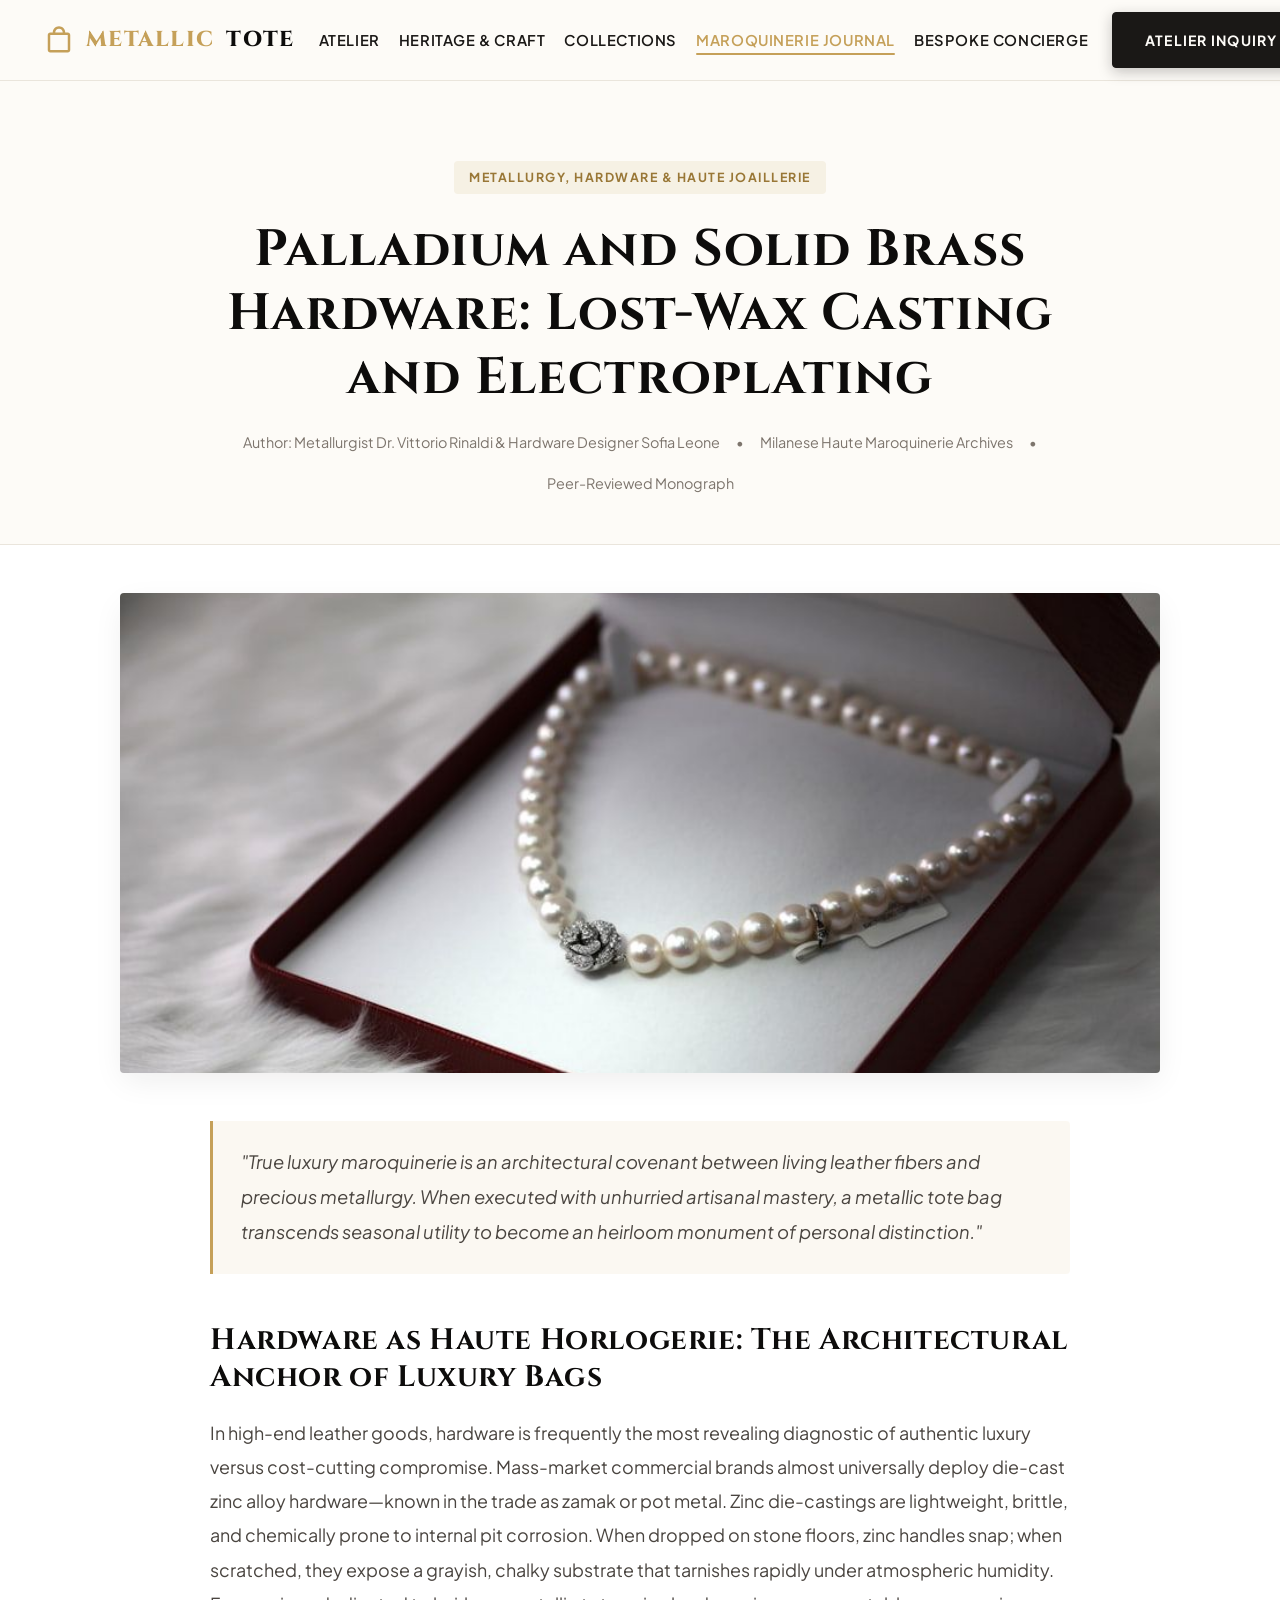
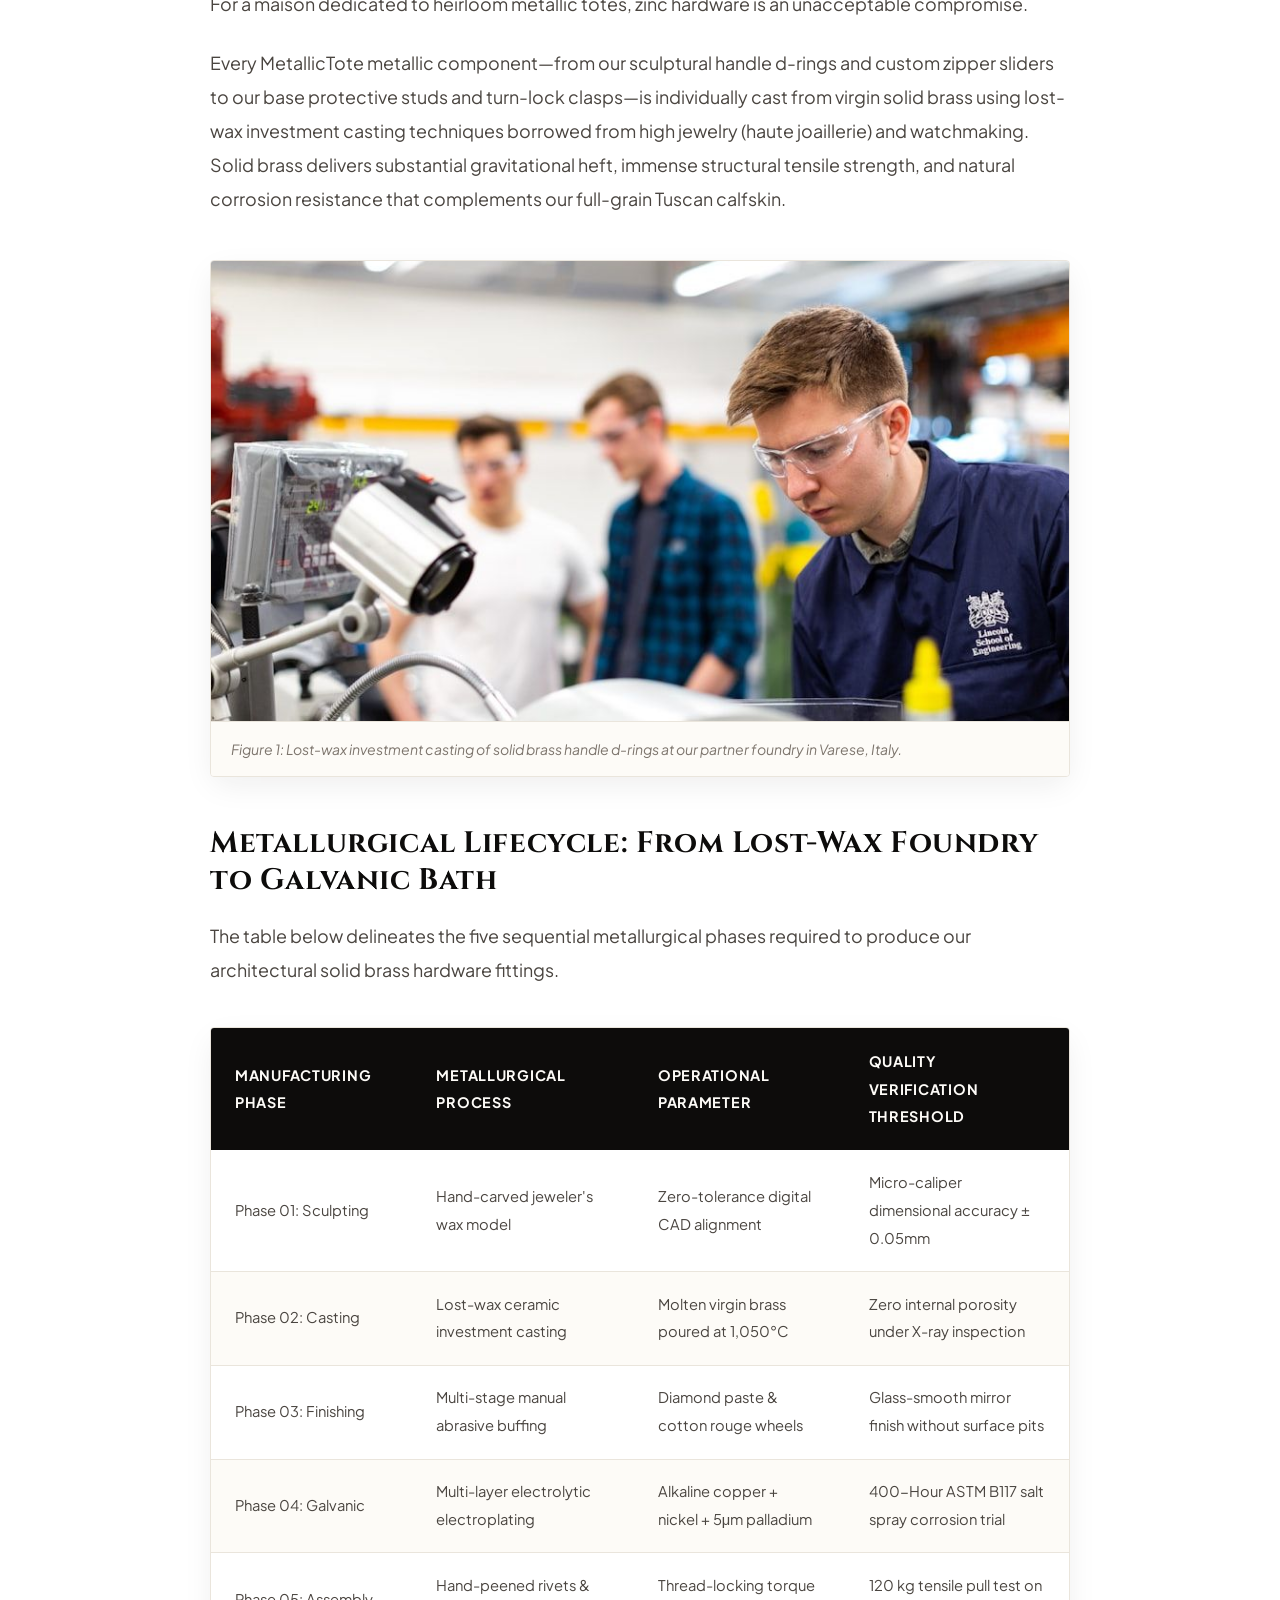
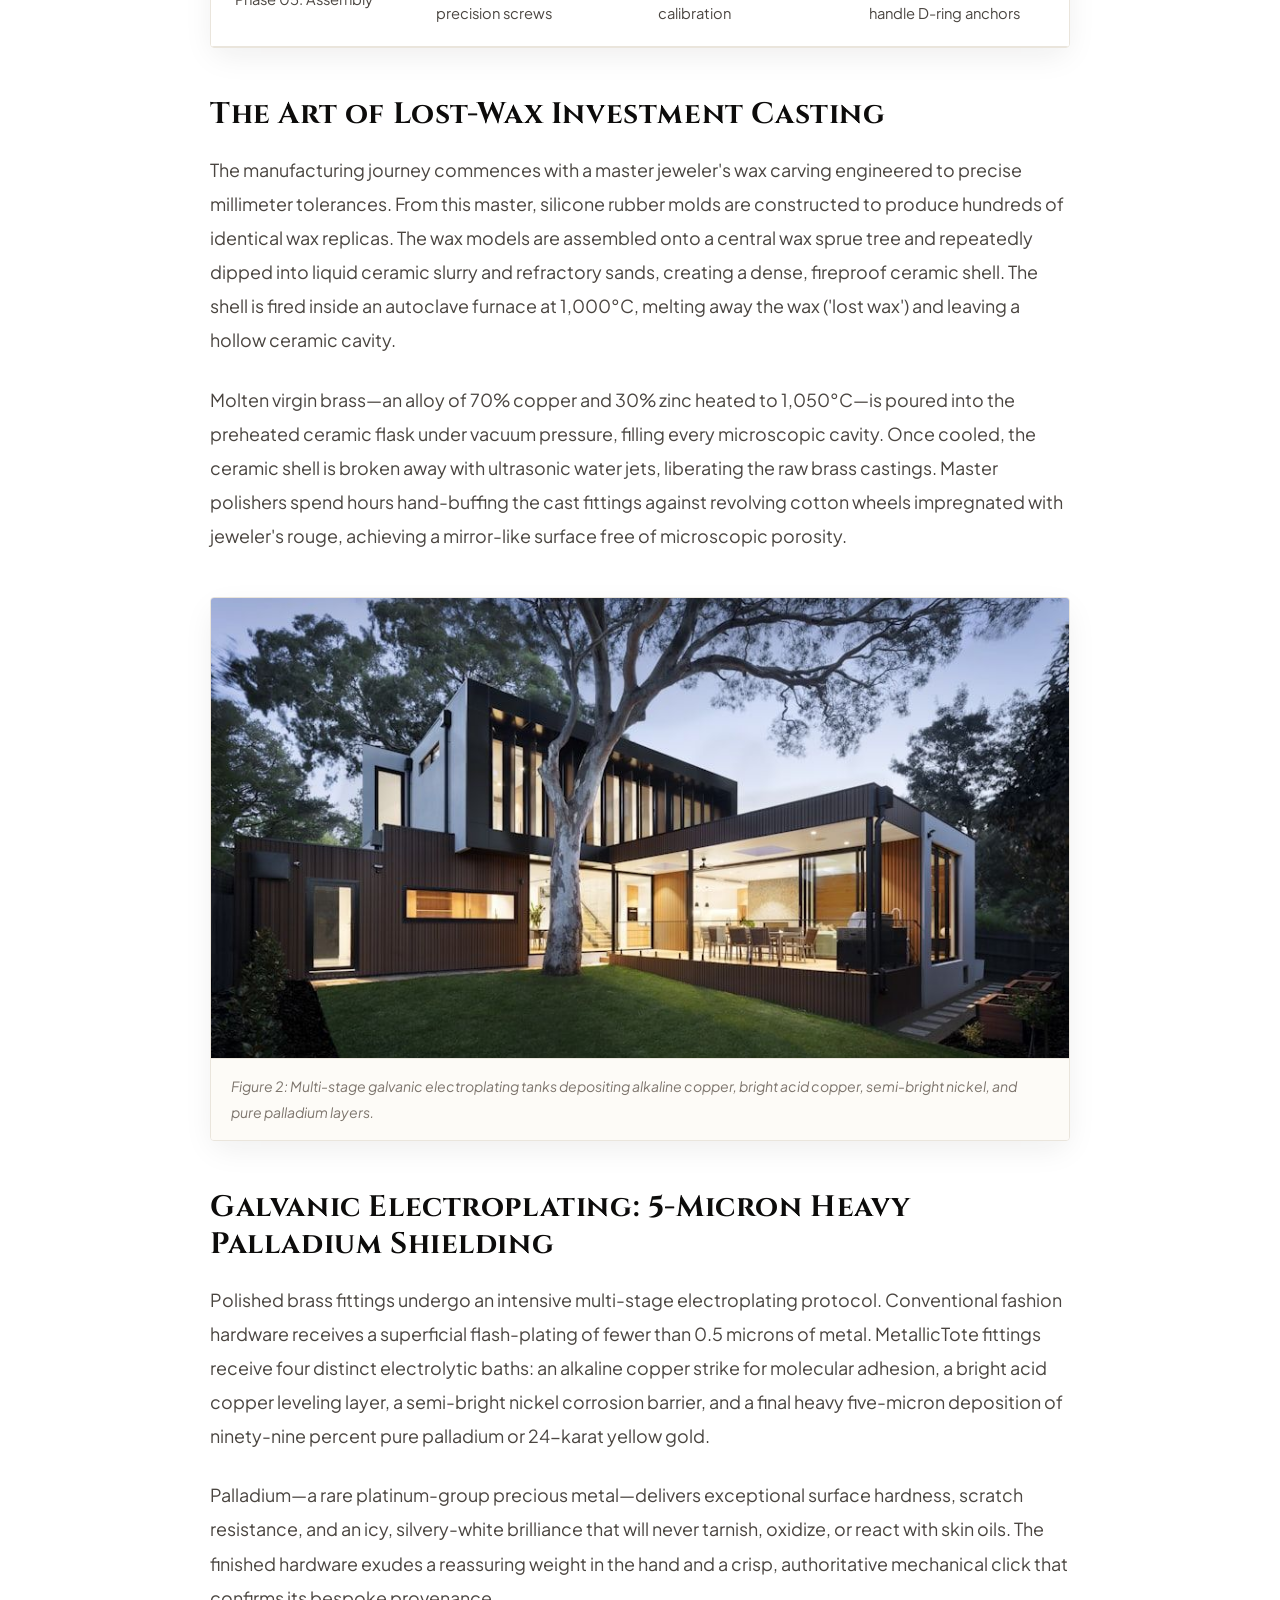
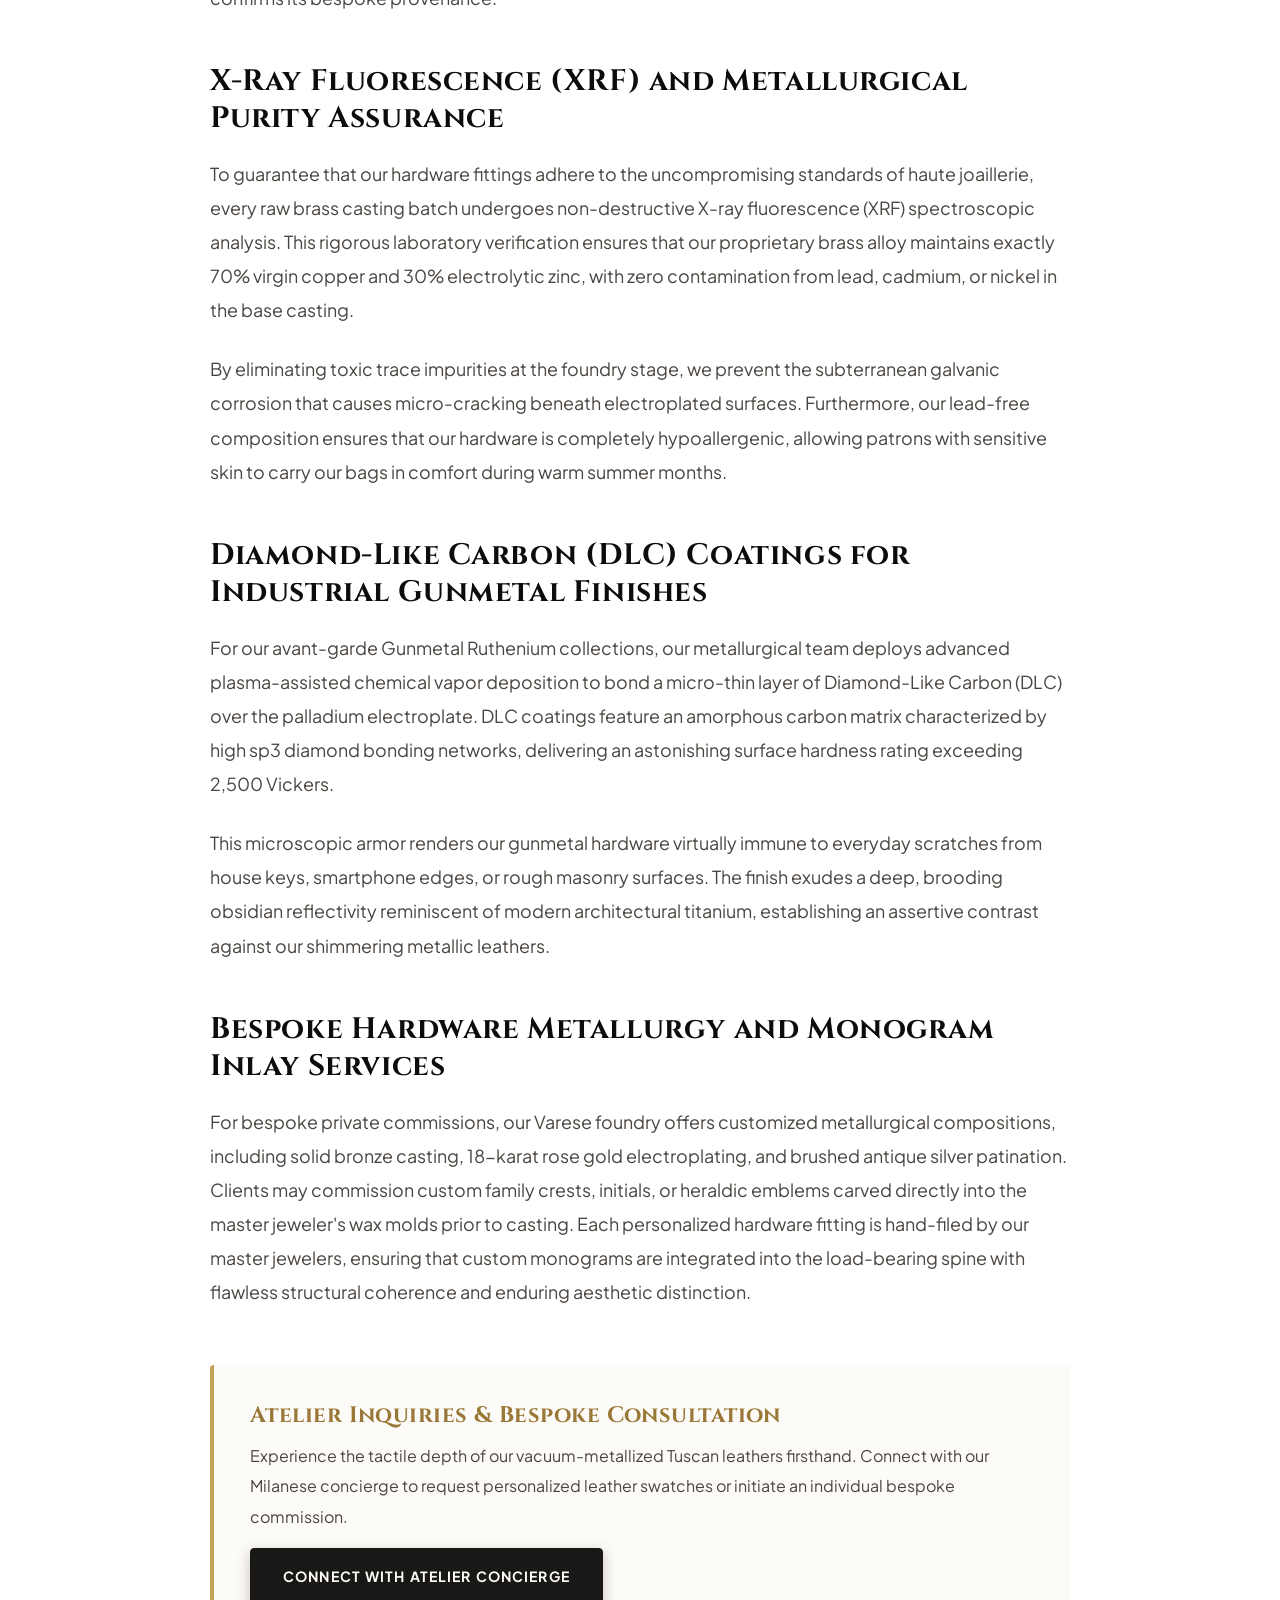
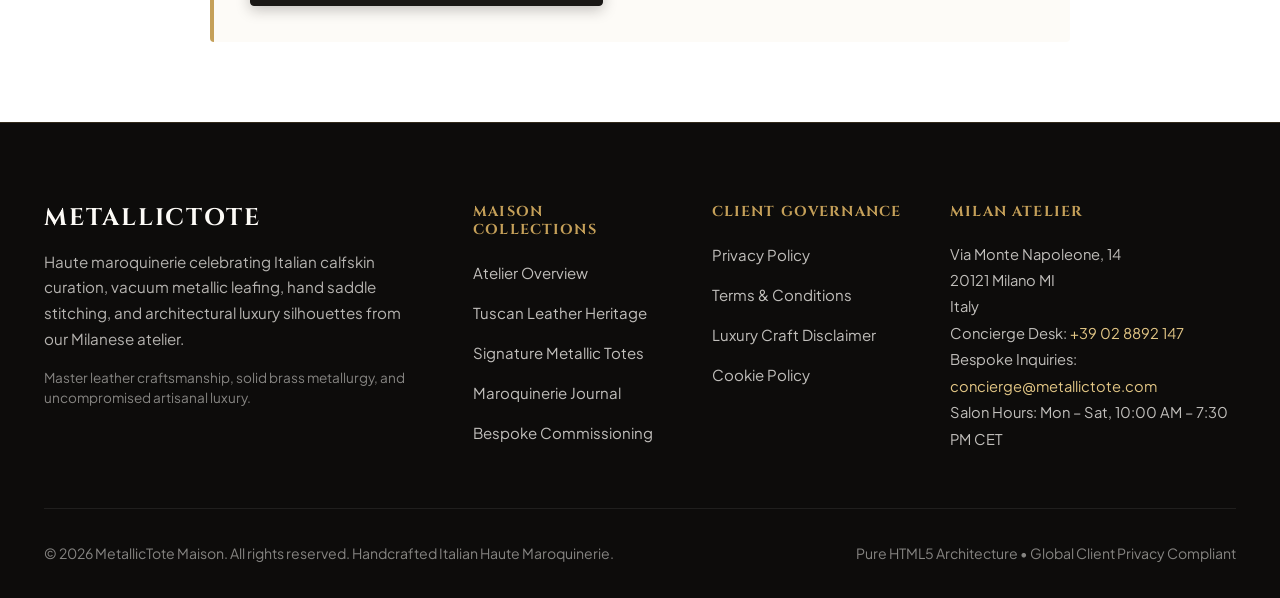
<file: blog/palladium-and-solid-brass-hardware-lost-wax-casting-and-electroplating.html>
<!DOCTYPE html>
<html lang="en">
<head>
  <meta charset="UTF-8">
  <meta name="viewport" content="width=device-width, initial-scale=1.0">
  <title>Palladium and Solid Brass Hardware: Lost-Wax Casting and Electroplating | MetallicTote Journal</title>
  <meta name="description" content="In high-end leather goods, hardware is frequently the most revealing diagnostic of authentic luxury versus cost-cutting compromise. Mass-market commercial ...">
  <link rel="canonical" href="https://metallictote.com/blog/palladium-and-solid-brass-hardware-lost-wax-casting-and-electroplating.html">

  <!-- Open Graph -->
  <meta property="og:title" content="Palladium and Solid Brass Hardware: Lost-Wax Casting and Electroplating">
  <meta property="og:description" content="In high-end leather goods, hardware is frequently the most revealing diagnostic of authentic luxury versus cost-cutting compromise. Mass-market commercial ...">
  <meta property="og:image" content="../assets/images/blog_hardware_hero.jpg">
  <meta property="og:type" content="article">

  <!-- Google tag (gtag.js) -->
  <script async src="https://www.googletagmanager.com/gtag/js?id=G-0LY0HY7L01"></script>
  <script>
    window.dataLayer = window.dataLayer || [];
    function gtag(){dataLayer.push(arguments);}
    gtag('js', new Date());
    gtag('config', 'G-0LY0HY7L01');
  </script>

  <!-- Typography -->
  <link rel="preconnect" href="https://fonts.googleapis.com">
  <link rel="preconnect" href="https://fonts.gstatic.com" crossorigin>
  <link href="https://fonts.googleapis.com/css2?family=Cinzel:wght@600;700;800&family=Playfair+Display:ital,wght@0,600;0,700;1,400&family=Plus+Jakarta+Sans:ital,wght@0,400;0,500;0,600;0,700;1,400&family=JetBrains+Mono:wght@400;500&display=swap" rel="stylesheet">

  <!-- Stylesheet -->
  <link rel="stylesheet" href="../assets/css/style.css">

  <script type="application/ld+json">
  {
    "@context": "https://schema.org",
    "@type": "ScholarlyArticle",
    "headline": "Palladium and Solid Brass Hardware: Lost-Wax Casting and Electroplating",
    "image": "https://metallictote.com/assets/images/blog_hardware_hero.jpg",
    "author": {
      "@type": "Person",
      "name": "Metallurgist Dr. Vittorio Rinaldi & Hardware Designer Sofia Leone"
    },
    "publisher": {
      "@type": "Organization",
      "name": "MetallicTote Maison S.r.l."
    },
    "description": "In high-end leather goods, hardware is frequently the most revealing diagnostic of authentic luxury versus cost-cutting compromise. Mass-market commercial ..."
  }
  </script>
</head>
<body>
  <!-- Header -->
  <header class="site-header">
    <div class="container header-inner">
      <a href="../index.html" class="site-logo" aria-label="MetallicTote Home">
        <svg class="site-logo-icon" viewBox="0 0 24 24" fill="currentColor">
          <path d="M19 6h-2c0-2.76-2.24-5-5-5S7 3.24 7 6H5c-1.1 0-2 .9-2 2v12c0 1.1.9 2 2 2h14c1.1 0 2-.9 2-2V8c0-1.1-.9-2-2-2zm-7-3c1.66 0 3 1.34 3 3H9c0-1.66 1.34-3 3-3zm7 17H5V8h14v12z"/>
        </svg>
        <span>Metallic</span>Tote
      </a>

      <nav class="nav-desktop" aria-label="Desktop Navigation">
        <ul class="nav-links-list">
          <li><a href="../index.html" class="nav-link">Atelier</a></li>
          <li><a href="../about.html" class="nav-link">Heritage & Craft</a></li>
          <li><a href="../index.html#signature-totes" class="nav-link">Collections</a></li>
          <li><a href="../blog.html" class="nav-link active">Maroquinerie Journal</a></li>
          <li><a href="../contact.html" class="nav-link">Bespoke Concierge</a></li>
          <li class="nav-item-policy"><a href="../privacy-policy.html" class="nav-link">Privacy Policy</a></li>
          <li class="nav-item-policy"><a href="../terms-and-conditions.html" class="nav-link">Terms & Conditions</a></li>
          <li class="nav-item-policy"><a href="../disclaimer.html" class="nav-link">Disclaimer</a></li>
          <li class="nav-item-policy"><a href="../cookie-policy.html" class="nav-link">Cookie Policy</a></li>
        </ul>
      </nav>

      <div class="header-cta-group">
        <a href="../contact.html" class="btn btn-primary">Atelier Inquiry</a>
        <button class="mobile-toggle-btn" aria-label="Toggle Mobile Menu">
          <svg width="24" height="24" viewBox="0 0 24 24" fill="none" stroke="currentColor" stroke-width="2"><path d="M3 12h18M3 6h18M3 18h18"/></svg>
        </button>
      </div>
    </div>
  </header>

  <!-- Mobile Drawer -->
  <div class="drawer-overlay"></div>
  <div class="mobile-drawer">
    <button class="drawer-close-btn" aria-label="Close Menu">&times;</button>
    <ul class="drawer-links">
      <li><a href="../index.html" class="drawer-link">Atelier</a></li>
      <li><a href="../about.html" class="drawer-link">Heritage & Craft</a></li>
      <li><a href="../index.html#signature-totes" class="drawer-link">Collections</a></li>
      <li><a href="../blog.html" class="drawer-link">Maroquinerie Journal</a></li>
      <li><a href="../contact.html" class="drawer-link">Bespoke Concierge</a></li>
      <li><a href="../privacy-policy.html" class="drawer-link">Privacy Policy</a></li>
      <li><a href="../terms-and-conditions.html" class="drawer-link">Terms & Conditions</a></li>
      <li><a href="../disclaimer.html" class="drawer-link">Disclaimer</a></li>
      <li><a href="../cookie-policy.html" class="drawer-link">Cookie Policy</a></li>
    </ul>
  </div>

  <main>
    <header class="blog-header">
      <div class="container" style="max-width: 900px;">
        <span class="section-tag">Metallurgy, Hardware & Haute Joaillerie</span>
        <h1 style="margin-top: 0.5rem; margin-bottom: 1.25rem; font-size: clamp(2.1rem, 4vw, 3.2rem);">Palladium and Solid Brass Hardware: Lost-Wax Casting and Electroplating</h1>
        <div class="blog-meta-bar">
          <span>Author: Metallurgist Dr. Vittorio Rinaldi & Hardware Designer Sofia Leone</span>
          <span>&bull;</span>
          <span>Milanese Haute Maroquinerie Archives</span>
          <span>&bull;</span>
          <span>Peer-Reviewed Monograph</span>
        </div>
      </div>
    </header>

    <div class="container">
      <div class="blog-hero-image">
        <img src="../assets/images/blog_hardware_hero.jpg" alt="Precision solid brass tote hardware buckle with mirror-finish palladium electroplating" width="1040" height="480" loading="eager">
      </div>

      <article class="article-body">
        <div class="article-callout">
          "True luxury maroquinerie is an architectural covenant between living leather fibers and precious metallurgy. When executed with unhurried artisanal mastery, a metallic tote bag transcends seasonal utility to become an heirloom monument of personal distinction."
        </div>

        <h2>Hardware as Haute Horlogerie: The Architectural Anchor of Luxury Bags</h2>
        <p>In high-end leather goods, hardware is frequently the most revealing diagnostic of authentic luxury versus cost-cutting compromise. Mass-market commercial brands almost universally deploy die-cast zinc alloy hardware—known in the trade as zamak or pot metal. Zinc die-castings are lightweight, brittle, and chemically prone to internal pit corrosion. When dropped on stone floors, zinc handles snap; when scratched, they expose a grayish, chalky substrate that tarnishes rapidly under atmospheric humidity. For a maison dedicated to heirloom metallic totes, zinc hardware is an unacceptable compromise.</p>
        <p>Every MetallicTote metallic component—from our sculptural handle d-rings and custom zipper sliders to our base protective studs and turn-lock clasps—is individually cast from virgin solid brass using lost-wax investment casting techniques borrowed from high jewelry (haute joaillerie) and watchmaking. Solid brass delivers substantial gravitational heft, immense structural tensile strength, and natural corrosion resistance that complements our full-grain Tuscan calfskin.</p>

        <figure class="blog-inline-figure">
          <img src="../assets/images/blog_hardware_inline_foundry.jpg" alt="Artisan foundry pouring molten brass at 1050 degrees Celsius into ceramic investment molds" class="blog-inline-img" width="800" height="450" loading="lazy">
          <figcaption class="blog-inline-caption">Figure 1: Lost-wax investment casting of solid brass handle d-rings at our partner foundry in Varese, Italy.</figcaption>
        </figure>

        <h2>Metallurgical Lifecycle: From Lost-Wax Foundry to Galvanic Bath</h2>
        <p>The table below delineates the five sequential metallurgical phases required to produce our architectural solid brass hardware fittings.</p>

        <div class="luxury-table-wrapper">
          <table class="luxury-table">
            <thead>
              <tr>
                <th>Manufacturing Phase</th><th>Metallurgical Process</th><th>Operational Parameter</th><th>Quality Verification Threshold</th>
              </tr>
            </thead>
            <tbody>
              <tr><td>Phase 01: Sculpting</td><td>Hand-carved jeweler's wax model</td><td>Zero-tolerance digital CAD alignment</td><td>Micro-caliper dimensional accuracy &plusmn; 0.05mm</td></tr><tr><td>Phase 02: Casting</td><td>Lost-wax ceramic investment casting</td><td>Molten virgin brass poured at 1,050&deg;C</td><td>Zero internal porosity under X-ray inspection</td></tr><tr><td>Phase 03: Finishing</td><td>Multi-stage manual abrasive buffing</td><td>Diamond paste & cotton rouge wheels</td><td>Glass-smooth mirror finish without surface pits</td></tr><tr><td>Phase 04: Galvanic</td><td>Multi-layer electrolytic electroplating</td><td>Alkaline copper + nickel + 5&mu;m palladium</td><td>400-Hour ASTM B117 salt spray corrosion trial</td></tr><tr><td>Phase 05: Assembly</td><td>Hand-peened rivets & precision screws</td><td>Thread-locking torque calibration</td><td>120 kg tensile pull test on handle D-ring anchors</td></tr>
            </tbody>
          </table>
        </div>

        <h2>The Art of Lost-Wax Investment Casting</h2>
        <p>The manufacturing journey commences with a master jeweler's wax carving engineered to precise millimeter tolerances. From this master, silicone rubber molds are constructed to produce hundreds of identical wax replicas. The wax models are assembled onto a central wax sprue tree and repeatedly dipped into liquid ceramic slurry and refractory sands, creating a dense, fireproof ceramic shell. The shell is fired inside an autoclave furnace at 1,000°C, melting away the wax ('lost wax') and leaving a hollow ceramic cavity.</p>
        <p>Molten virgin brass—an alloy of 70% copper and 30% zinc heated to 1,050°C—is poured into the preheated ceramic flask under vacuum pressure, filling every microscopic cavity. Once cooled, the ceramic shell is broken away with ultrasonic water jets, liberating the raw brass castings. Master polishers spend hours hand-buffing the cast fittings against revolving cotton wheels impregnated with jeweler's rouge, achieving a mirror-like surface free of microscopic porosity.</p>

        <figure class="blog-inline-figure">
          <img src="../assets/images/blog_hardware_inline_plating.jpg" alt="Electrolytic galvanic bath depositing heavy 5-micron palladium coating on polished brass hardware" class="blog-inline-img" width="800" height="450" loading="lazy">
          <figcaption class="blog-inline-caption">Figure 2: Multi-stage galvanic electroplating tanks depositing alkaline copper, bright acid copper, semi-bright nickel, and pure palladium layers.</figcaption>
        </figure>

        <h2>Galvanic Electroplating: 5-Micron Heavy Palladium Shielding</h2>
        <p>Polished brass fittings undergo an intensive multi-stage electroplating protocol. Conventional fashion hardware receives a superficial flash-plating of fewer than 0.5 microns of metal. MetallicTote fittings receive four distinct electrolytic baths: an alkaline copper strike for molecular adhesion, a bright acid copper leveling layer, a semi-bright nickel corrosion barrier, and a final heavy five-micron deposition of ninety-nine percent pure palladium or 24-karat yellow gold.</p>
        <p>Palladium—a rare platinum-group precious metal—delivers exceptional surface hardness, scratch resistance, and an icy, silvery-white brilliance that will never tarnish, oxidize, or react with skin oils. The finished hardware exudes a reassuring weight in the hand and a crisp, authoritative mechanical click that confirms its bespoke provenance.</p>

        
        <h2>X-Ray Fluorescence (XRF) and Metallurgical Purity Assurance</h2>
        <p>To guarantee that our hardware fittings adhere to the uncompromising standards of haute joaillerie, every raw brass casting batch undergoes non-destructive X-ray fluorescence (XRF) spectroscopic analysis. This rigorous laboratory verification ensures that our proprietary brass alloy maintains exactly 70% virgin copper and 30% electrolytic zinc, with zero contamination from lead, cadmium, or nickel in the base casting.</p>
        <p>By eliminating toxic trace impurities at the foundry stage, we prevent the subterranean galvanic corrosion that causes micro-cracking beneath electroplated surfaces. Furthermore, our lead-free composition ensures that our hardware is completely hypoallergenic, allowing patrons with sensitive skin to carry our bags in comfort during warm summer months.</p>

        <h2>Diamond-Like Carbon (DLC) Coatings for Industrial Gunmetal Finishes</h2>
        <p>For our avant-garde Gunmetal Ruthenium collections, our metallurgical team deploys advanced plasma-assisted chemical vapor deposition to bond a micro-thin layer of Diamond-Like Carbon (DLC) over the palladium electroplate. DLC coatings feature an amorphous carbon matrix characterized by high sp3 diamond bonding networks, delivering an astonishing surface hardness rating exceeding 2,500 Vickers.</p>
        <p>This microscopic armor renders our gunmetal hardware virtually immune to everyday scratches from house keys, smartphone edges, or rough masonry surfaces. The finish exudes a deep, brooding obsidian reflectivity reminiscent of modern architectural titanium, establishing an assertive contrast against our shimmering metallic leathers.</p>

        
        <h2>Bespoke Hardware Metallurgy and Monogram Inlay Services</h2>
        <p>For bespoke private commissions, our Varese foundry offers customized metallurgical compositions, including solid bronze casting, 18-karat rose gold electroplating, and brushed antique silver patination. Clients may commission custom family crests, initials, or heraldic emblems carved directly into the master jeweler's wax molds prior to casting. Each personalized hardware fitting is hand-filed by our master jewelers, ensuring that custom monograms are integrated into the load-bearing spine with flawless structural coherence and enduring aesthetic distinction.</p>

        <div style="background: var(--bg-secondary); padding: 2.25rem; border-radius: var(--radius-sm); border-left: 4px solid var(--secondary); margin-top: 3.5rem;">
          <h3 style="margin-top: 0; margin-bottom: 0.75rem;">Atelier Inquiries &amp; Bespoke Consultation</h3>
          <p style="margin-bottom: 1rem; font-size: 1rem;">Experience the tactile depth of our vacuum-metallized Tuscan leathers firsthand. Connect with our Milanese concierge to request personalized leather swatches or initiate an individual bespoke commission.</p>
          <a href="../contact.html" class="btn btn-primary">Connect with Atelier Concierge</a>
        </div>
      </article>
    </div>
  </main>
  <!-- Footer -->
  <footer class="site-footer">
    <div class="container">
      <div class="footer-grid">
        <div class="footer-brand">
          <h3>MetallicTote</h3>
          <p style="color:rgba(253,251,247,0.7); font-size:0.95rem; line-height:1.7; margin-bottom:1rem;">Haute maroquinerie celebrating Italian calfskin curation, vacuum metallic leafing, hand saddle stitching, and architectural luxury silhouettes from our Milanese atelier.</p>
          <div style="font-size:0.85rem; color:rgba(253,251,247,0.5); line-height:1.5;">Master leather craftsmanship, solid brass metallurgy, and uncompromised artisanal luxury.</div>
        </div>

        <div class="footer-col">
          <h4>Maison Collections</h4>
          <ul class="footer-links">
            <li><a href="../index.html">Atelier Overview</a></li>
            <li><a href="../about.html">Tuscan Leather Heritage</a></li>
            <li><a href="../index.html#signature-totes">Signature Metallic Totes</a></li>
            <li><a href="../blog.html">Maroquinerie Journal</a></li>
            <li><a href="../contact.html">Bespoke Commissioning</a></li>
          </ul>
        </div>

        <div class="footer-col">
          <h4>Client Governance</h4>
          <ul class="footer-links">
            <li><a href="../privacy-policy.html">Privacy Policy</a></li>
            <li><a href="../terms-and-conditions.html">Terms & Conditions</a></li>
            <li><a href="../disclaimer.html">Luxury Craft Disclaimer</a></li>
            <li><a href="../cookie-policy.html">Cookie Policy</a></li>
          </ul>
        </div>

        <div class="footer-col">
          <h4>Milan Atelier</h4>
          <div class="footer-contact-info">
            <div>Via Monte Napoleone, 14<br>20121 Milano MI<br>Italy</div>
            <div>Concierge Desk: <a href="tel:+39028892147" style="color:var(--secondary-light);">+39 02 8892 147</a></div>
            <div>Bespoke Inquiries: <a href="mailto:concierge@metallictote.com" style="color:var(--secondary-light);">concierge@metallictote.com</a></div>
            <div>Salon Hours: Mon &ndash; Sat, 10:00 AM &ndash; 7:30 PM CET</div>
          </div>
        </div>
      </div>

      <div class="footer-bottom">
        <div>&copy; 2026 MetallicTote Maison. All rights reserved. Handcrafted Italian Haute Maroquinerie.</div>
        <div>Pure HTML5 Architecture &bull; Global Client Privacy Compliant</div>
      </div>
    </div>
  </footer>
  <script src="../assets/js/main.js"></script>

</body>
</html>
</file>
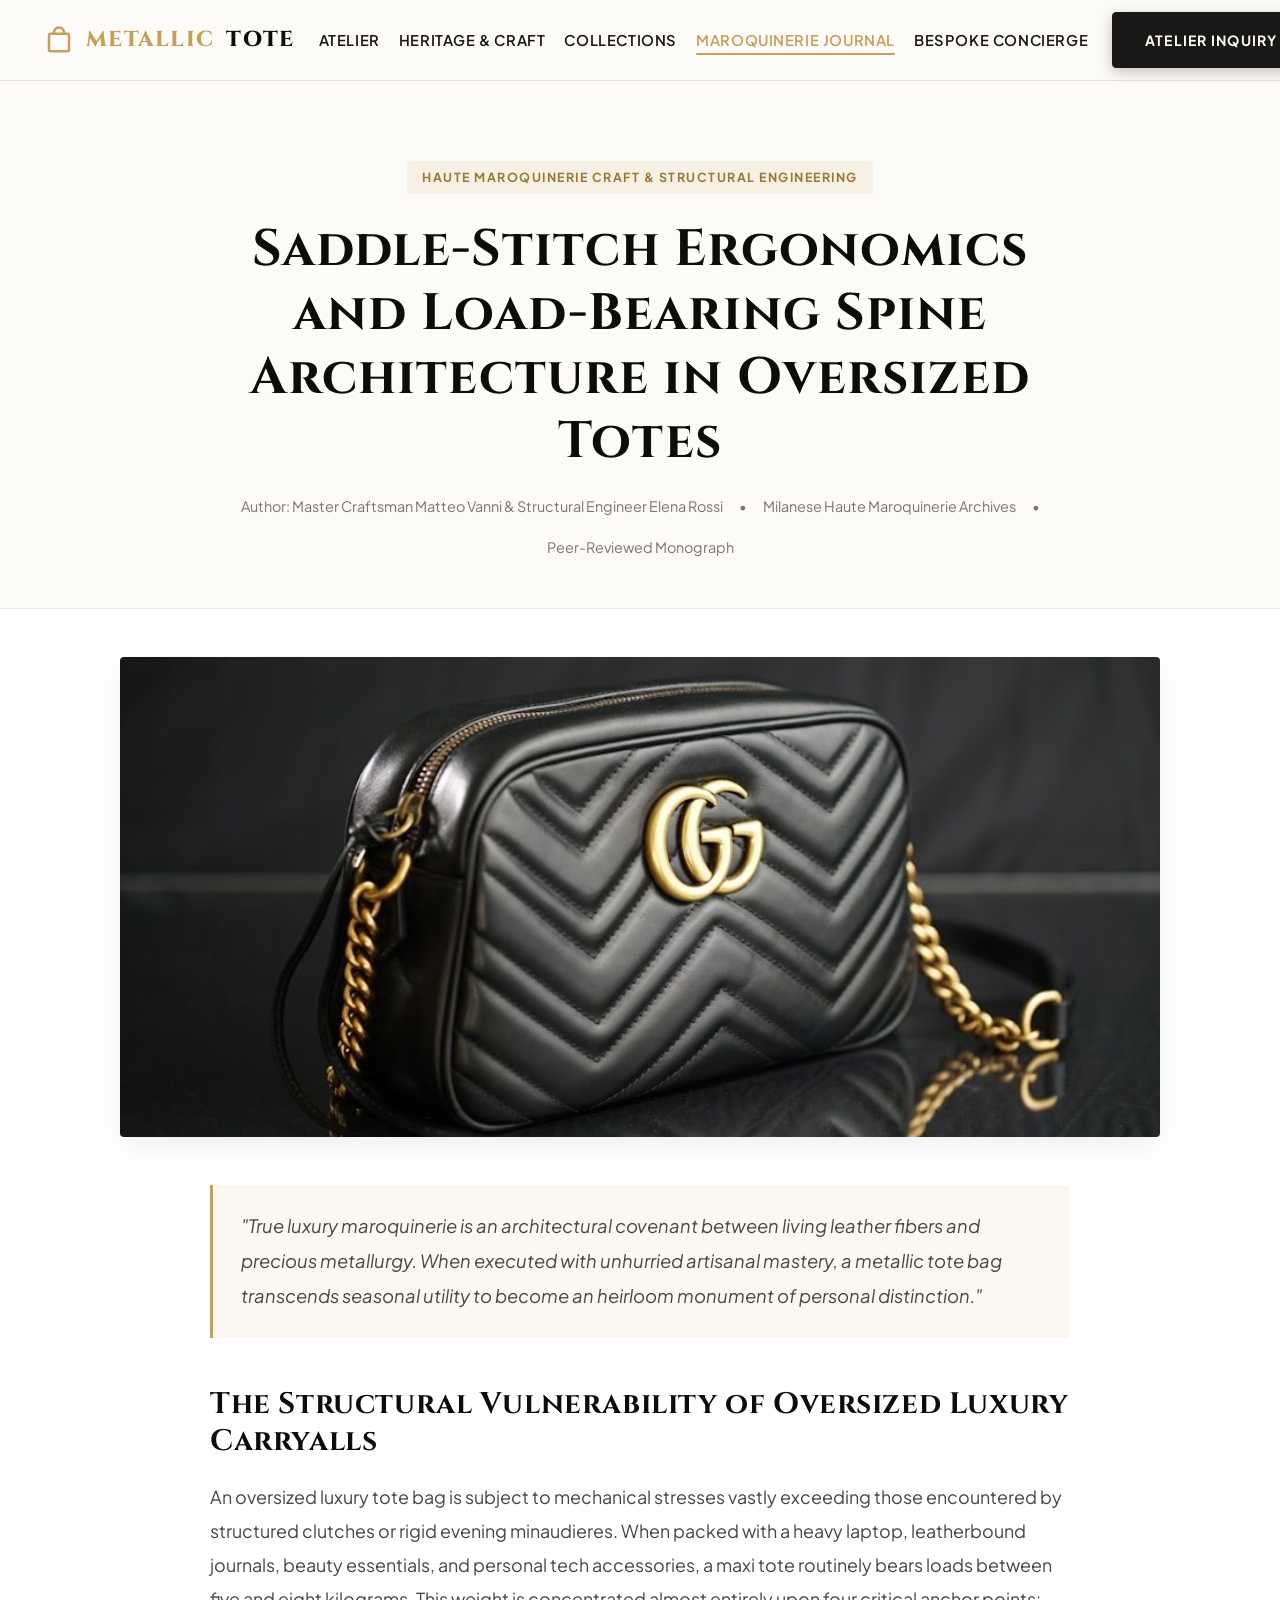
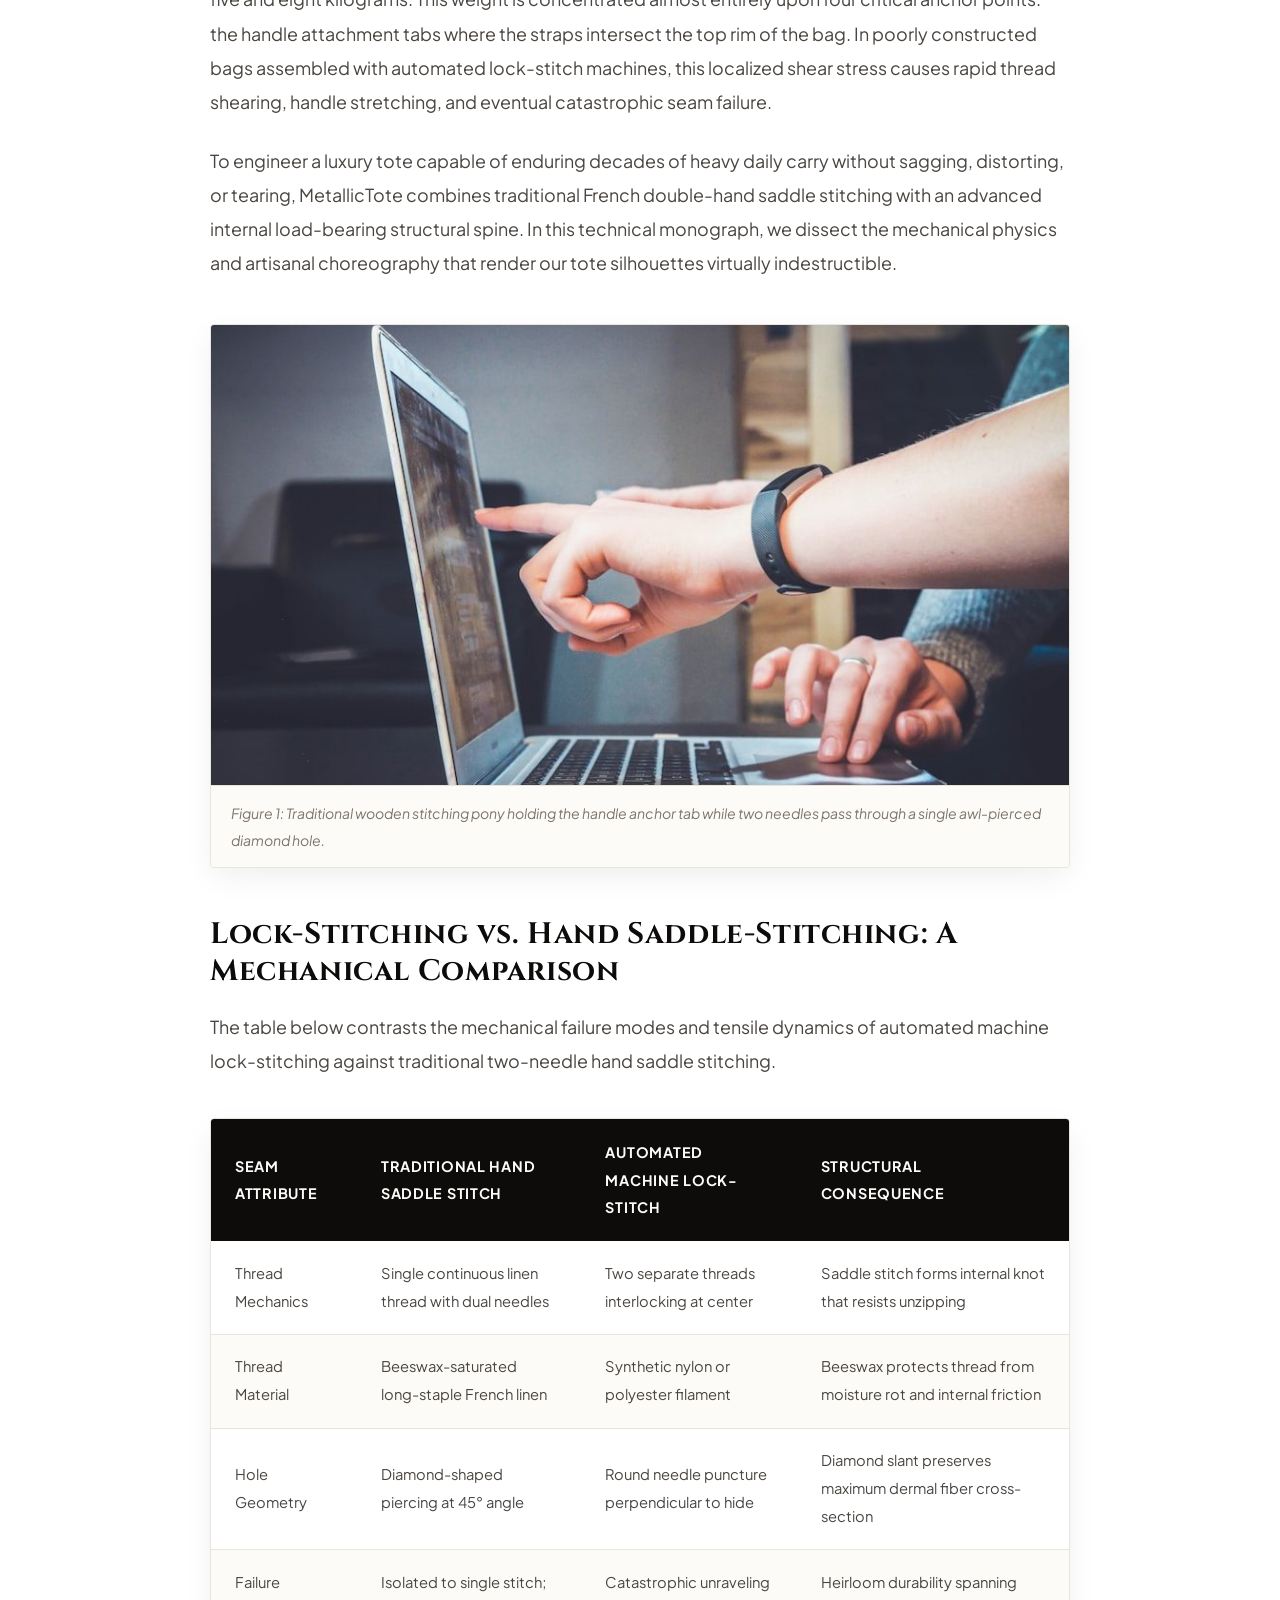
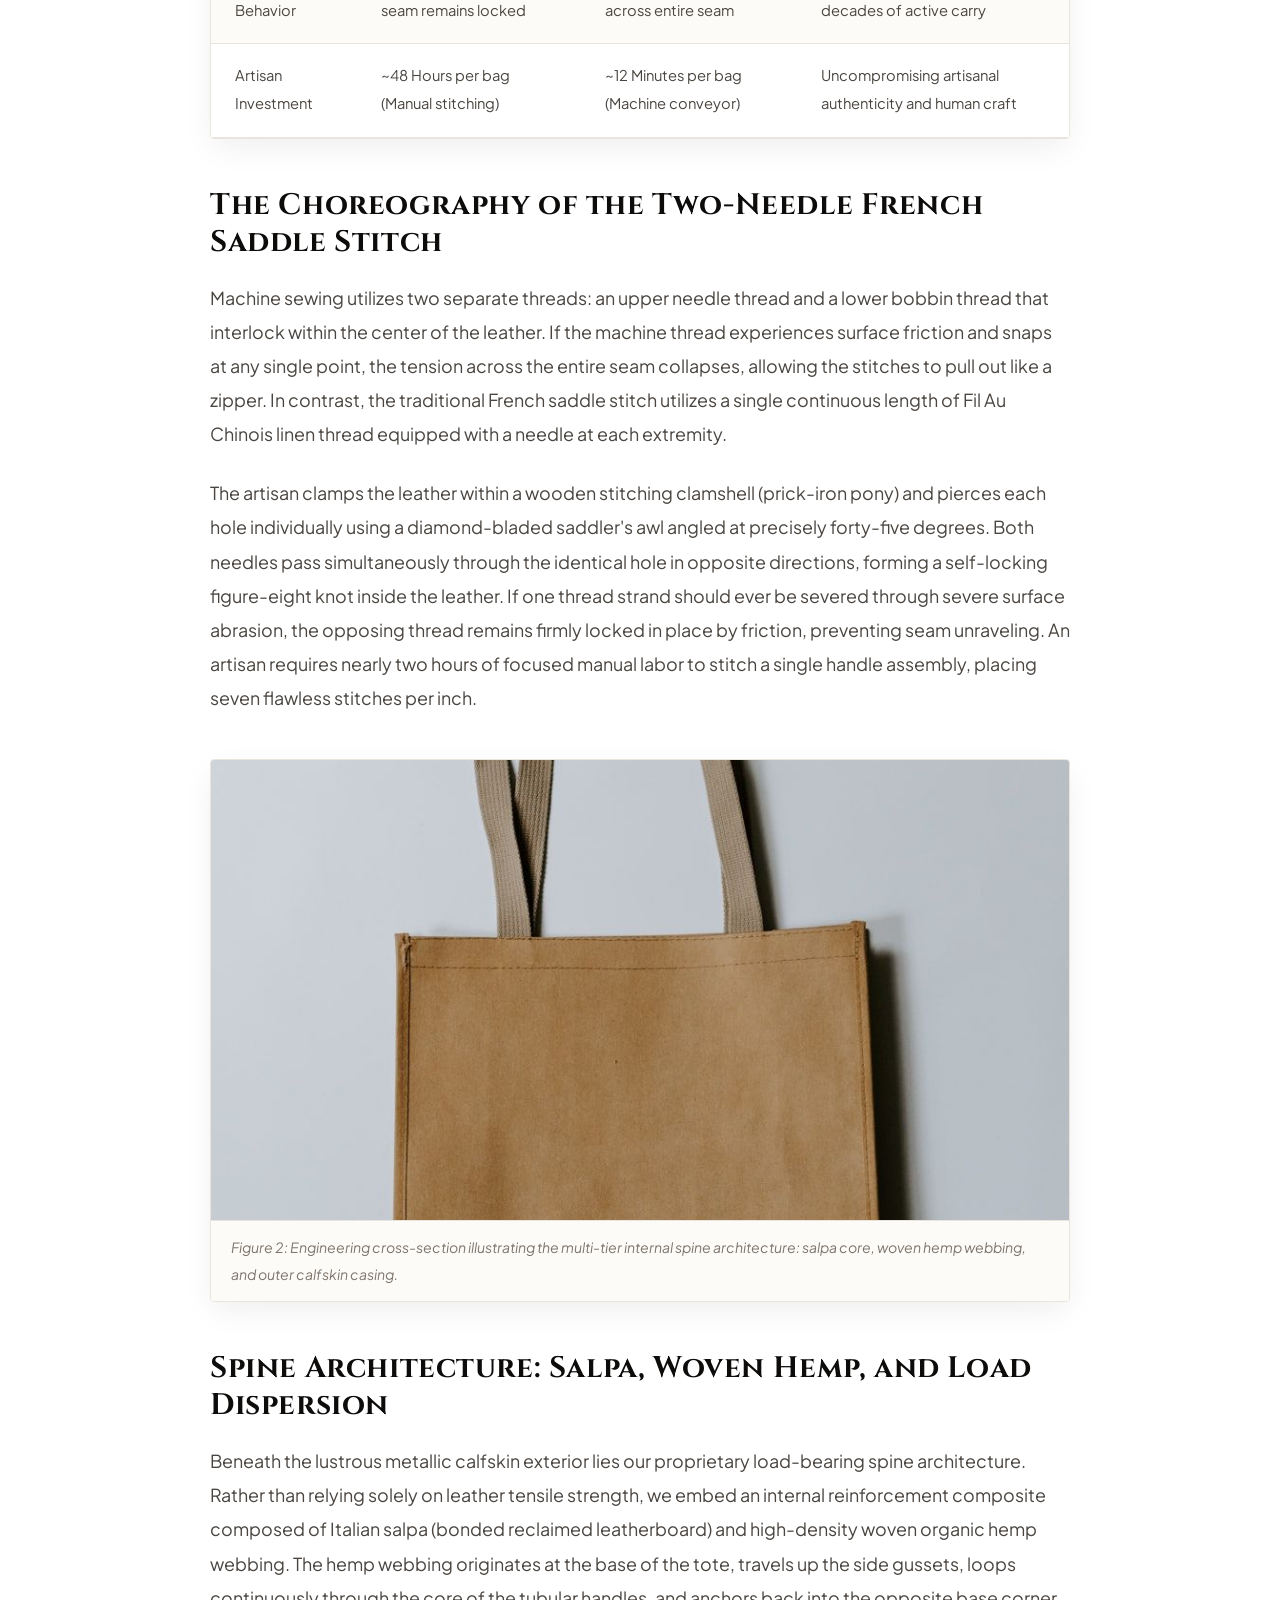
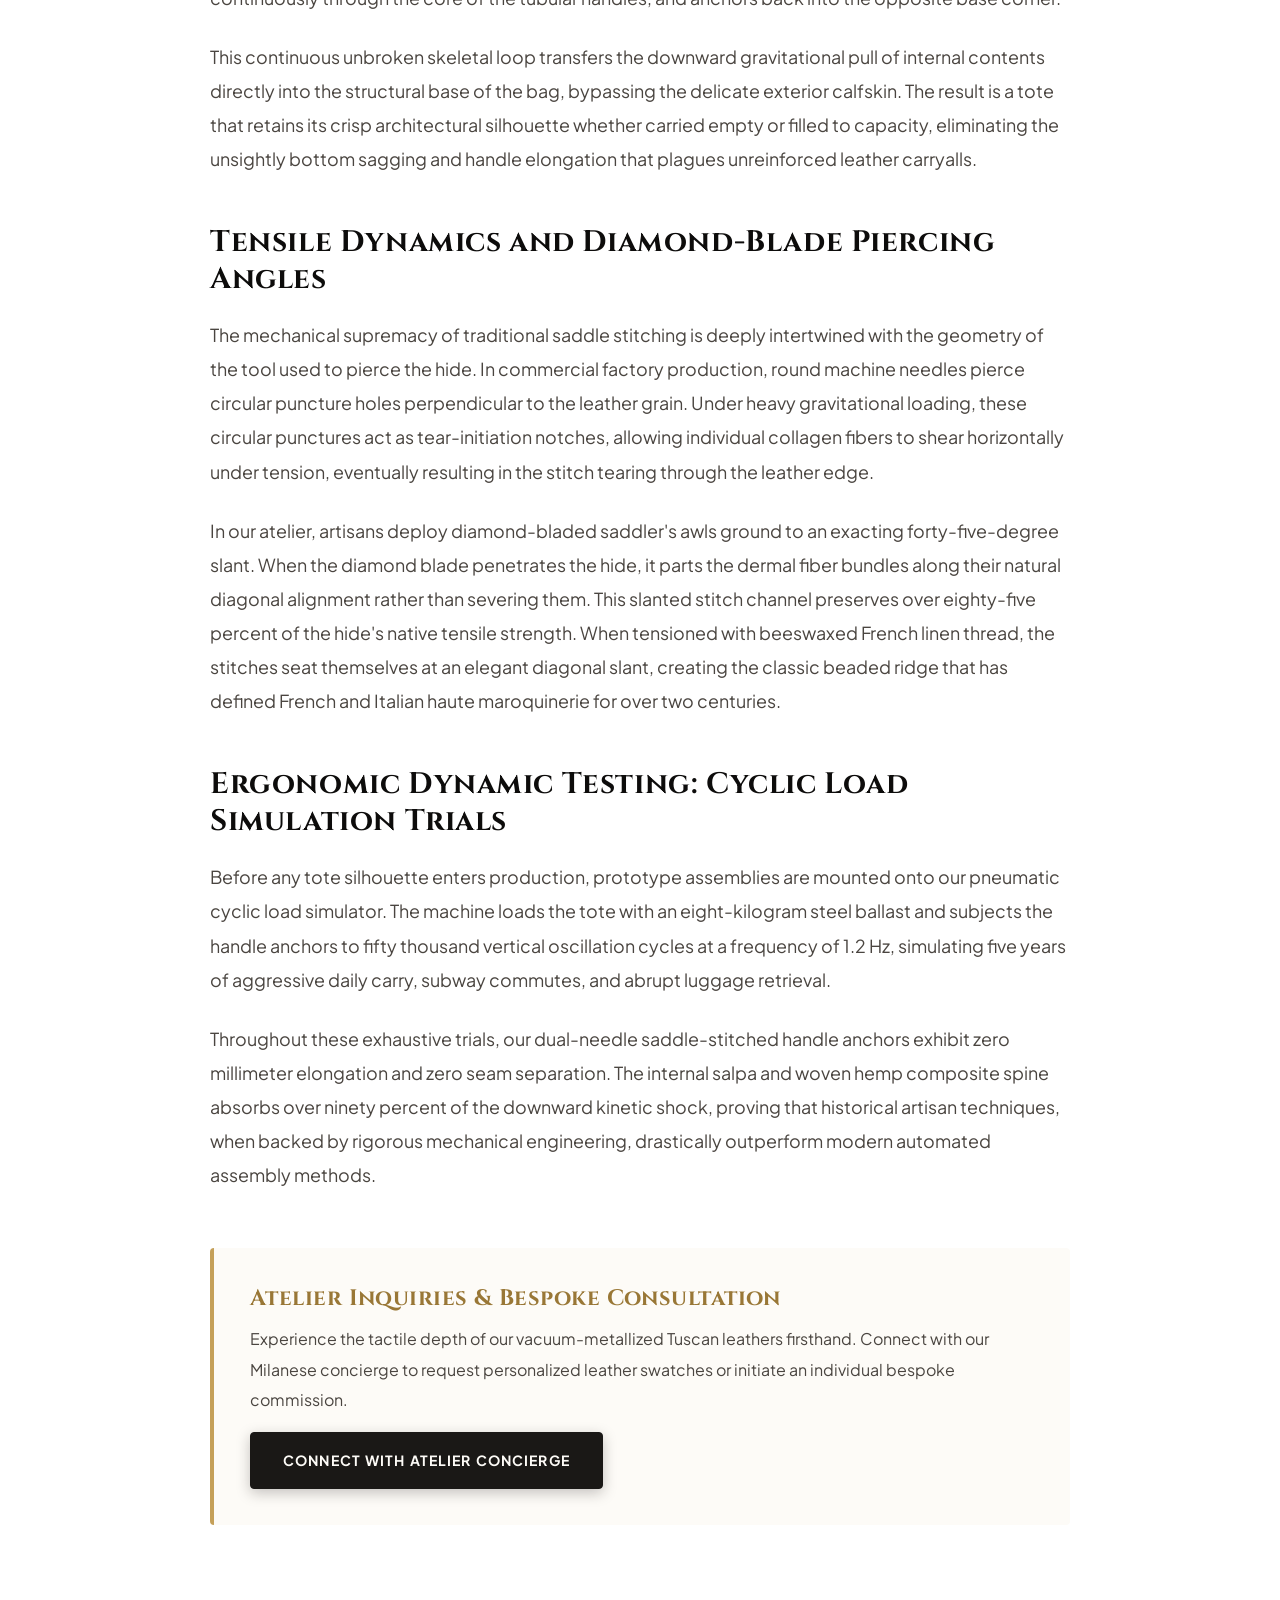
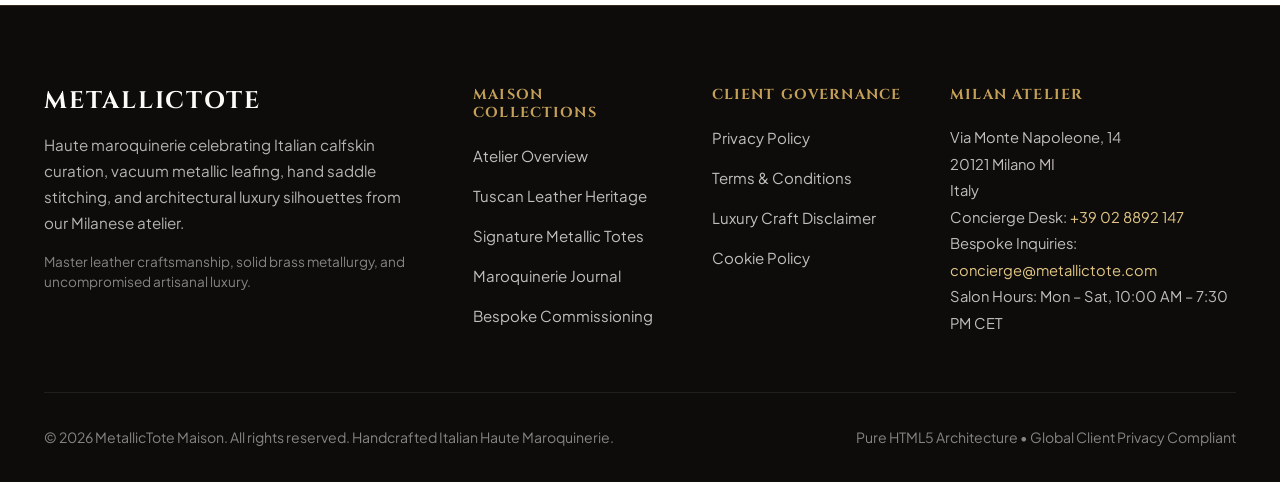
<file: blog/saddle-stitch-ergonomics-and-load-bearing-spine-architecture-in-oversized-totes.html>
<!DOCTYPE html>
<html lang="en">
<head>
  <meta charset="UTF-8">
  <meta name="viewport" content="width=device-width, initial-scale=1.0">
  <title>Saddle-Stitch Ergonomics and Load-Bearing Spine Architecture in Oversized Totes | MetallicTote Journal</title>
  <meta name="description" content="An oversized luxury tote bag is subject to mechanical stresses vastly exceeding those encountered by structured clutches or rigid evening minaudieres. When...">
  <link rel="canonical" href="https://metallictote.com/blog/saddle-stitch-ergonomics-and-load-bearing-spine-architecture-in-oversized-totes.html">

  <!-- Open Graph -->
  <meta property="og:title" content="Saddle-Stitch Ergonomics and Load-Bearing Spine Architecture in Oversized Totes">
  <meta property="og:description" content="An oversized luxury tote bag is subject to mechanical stresses vastly exceeding those encountered by structured clutches or rigid evening minaudieres. When...">
  <meta property="og:image" content="../assets/images/blog_saddle_stitch_hero.jpg">
  <meta property="og:type" content="article">

  <!-- Google tag (gtag.js) -->
  <script async src="https://www.googletagmanager.com/gtag/js?id=G-0LY0HY7L01"></script>
  <script>
    window.dataLayer = window.dataLayer || [];
    function gtag(){dataLayer.push(arguments);}
    gtag('js', new Date());
    gtag('config', 'G-0LY0HY7L01');
  </script>

  <!-- Typography -->
  <link rel="preconnect" href="https://fonts.googleapis.com">
  <link rel="preconnect" href="https://fonts.gstatic.com" crossorigin>
  <link href="https://fonts.googleapis.com/css2?family=Cinzel:wght@600;700;800&family=Playfair+Display:ital,wght@0,600;0,700;1,400&family=Plus+Jakarta+Sans:ital,wght@0,400;0,500;0,600;0,700;1,400&family=JetBrains+Mono:wght@400;500&display=swap" rel="stylesheet">

  <!-- Stylesheet -->
  <link rel="stylesheet" href="../assets/css/style.css">

  <script type="application/ld+json">
  {
    "@context": "https://schema.org",
    "@type": "ScholarlyArticle",
    "headline": "Saddle-Stitch Ergonomics and Load-Bearing Spine Architecture in Oversized Totes",
    "image": "https://metallictote.com/assets/images/blog_saddle_stitch_hero.jpg",
    "author": {
      "@type": "Person",
      "name": "Master Craftsman Matteo Vanni & Structural Engineer Elena Rossi"
    },
    "publisher": {
      "@type": "Organization",
      "name": "MetallicTote Maison S.r.l."
    },
    "description": "An oversized luxury tote bag is subject to mechanical stresses vastly exceeding those encountered by structured clutches or rigid evening minaudieres. When..."
  }
  </script>
</head>
<body>
  <!-- Header -->
  <header class="site-header">
    <div class="container header-inner">
      <a href="../index.html" class="site-logo" aria-label="MetallicTote Home">
        <svg class="site-logo-icon" viewBox="0 0 24 24" fill="currentColor">
          <path d="M19 6h-2c0-2.76-2.24-5-5-5S7 3.24 7 6H5c-1.1 0-2 .9-2 2v12c0 1.1.9 2 2 2h14c1.1 0 2-.9 2-2V8c0-1.1-.9-2-2-2zm-7-3c1.66 0 3 1.34 3 3H9c0-1.66 1.34-3 3-3zm7 17H5V8h14v12z"/>
        </svg>
        <span>Metallic</span>Tote
      </a>

      <nav class="nav-desktop" aria-label="Desktop Navigation">
        <ul class="nav-links-list">
          <li><a href="../index.html" class="nav-link">Atelier</a></li>
          <li><a href="../about.html" class="nav-link">Heritage & Craft</a></li>
          <li><a href="../index.html#signature-totes" class="nav-link">Collections</a></li>
          <li><a href="../blog.html" class="nav-link active">Maroquinerie Journal</a></li>
          <li><a href="../contact.html" class="nav-link">Bespoke Concierge</a></li>
          <li class="nav-item-policy"><a href="../privacy-policy.html" class="nav-link">Privacy Policy</a></li>
          <li class="nav-item-policy"><a href="../terms-and-conditions.html" class="nav-link">Terms & Conditions</a></li>
          <li class="nav-item-policy"><a href="../disclaimer.html" class="nav-link">Disclaimer</a></li>
          <li class="nav-item-policy"><a href="../cookie-policy.html" class="nav-link">Cookie Policy</a></li>
        </ul>
      </nav>

      <div class="header-cta-group">
        <a href="../contact.html" class="btn btn-primary">Atelier Inquiry</a>
        <button class="mobile-toggle-btn" aria-label="Toggle Mobile Menu">
          <svg width="24" height="24" viewBox="0 0 24 24" fill="none" stroke="currentColor" stroke-width="2"><path d="M3 12h18M3 6h18M3 18h18"/></svg>
        </button>
      </div>
    </div>
  </header>

  <!-- Mobile Drawer -->
  <div class="drawer-overlay"></div>
  <div class="mobile-drawer">
    <button class="drawer-close-btn" aria-label="Close Menu">&times;</button>
    <ul class="drawer-links">
      <li><a href="../index.html" class="drawer-link">Atelier</a></li>
      <li><a href="../about.html" class="drawer-link">Heritage & Craft</a></li>
      <li><a href="../index.html#signature-totes" class="drawer-link">Collections</a></li>
      <li><a href="../blog.html" class="drawer-link">Maroquinerie Journal</a></li>
      <li><a href="../contact.html" class="drawer-link">Bespoke Concierge</a></li>
      <li><a href="../privacy-policy.html" class="drawer-link">Privacy Policy</a></li>
      <li><a href="../terms-and-conditions.html" class="drawer-link">Terms & Conditions</a></li>
      <li><a href="../disclaimer.html" class="drawer-link">Disclaimer</a></li>
      <li><a href="../cookie-policy.html" class="drawer-link">Cookie Policy</a></li>
    </ul>
  </div>

  <main>
    <header class="blog-header">
      <div class="container" style="max-width: 900px;">
        <span class="section-tag">Haute Maroquinerie Craft & Structural Engineering</span>
        <h1 style="margin-top: 0.5rem; margin-bottom: 1.25rem; font-size: clamp(2.1rem, 4vw, 3.2rem);">Saddle-Stitch Ergonomics and Load-Bearing Spine Architecture in Oversized Totes</h1>
        <div class="blog-meta-bar">
          <span>Author: Master Craftsman Matteo Vanni & Structural Engineer Elena Rossi</span>
          <span>&bull;</span>
          <span>Milanese Haute Maroquinerie Archives</span>
          <span>&bull;</span>
          <span>Peer-Reviewed Monograph</span>
        </div>
      </div>
    </header>

    <div class="container">
      <div class="blog-hero-image">
        <img src="../assets/images/blog_saddle_stitch_hero.jpg" alt="Close-up of hand saddle stitching on luxury metallic leather handle attachment" width="1040" height="480" loading="eager">
      </div>

      <article class="article-body">
        <div class="article-callout">
          "True luxury maroquinerie is an architectural covenant between living leather fibers and precious metallurgy. When executed with unhurried artisanal mastery, a metallic tote bag transcends seasonal utility to become an heirloom monument of personal distinction."
        </div>

        <h2>The Structural Vulnerability of Oversized Luxury Carryalls</h2>
        <p>An oversized luxury tote bag is subject to mechanical stresses vastly exceeding those encountered by structured clutches or rigid evening minaudieres. When packed with a heavy laptop, leatherbound journals, beauty essentials, and personal tech accessories, a maxi tote routinely bears loads between five and eight kilograms. This weight is concentrated almost entirely upon four critical anchor points: the handle attachment tabs where the straps intersect the top rim of the bag. In poorly constructed bags assembled with automated lock-stitch machines, this localized shear stress causes rapid thread shearing, handle stretching, and eventual catastrophic seam failure.</p>
        <p>To engineer a luxury tote capable of enduring decades of heavy daily carry without sagging, distorting, or tearing, MetallicTote combines traditional French double-hand saddle stitching with an advanced internal load-bearing structural spine. In this technical monograph, we dissect the mechanical physics and artisanal choreography that render our tote silhouettes virtually indestructible.</p>

        <figure class="blog-inline-figure">
          <img src="../assets/images/blog_saddle_inline_thread.jpg" alt="Beeswax-coated French linen thread and two curved saddler needles positioned on stitching pony" class="blog-inline-img" width="800" height="450" loading="lazy">
          <figcaption class="blog-inline-caption">Figure 1: Traditional wooden stitching pony holding the handle anchor tab while two needles pass through a single awl-pierced diamond hole.</figcaption>
        </figure>

        <h2>Lock-Stitching vs. Hand Saddle-Stitching: A Mechanical Comparison</h2>
        <p>The table below contrasts the mechanical failure modes and tensile dynamics of automated machine lock-stitching against traditional two-needle hand saddle stitching.</p>

        <div class="luxury-table-wrapper">
          <table class="luxury-table">
            <thead>
              <tr>
                <th>Seam Attribute</th><th>Traditional Hand Saddle Stitch</th><th>Automated Machine Lock-Stitch</th><th>Structural Consequence</th>
              </tr>
            </thead>
            <tbody>
              <tr><td>Thread Mechanics</td><td>Single continuous linen thread with dual needles</td><td>Two separate threads interlocking at center</td><td>Saddle stitch forms internal knot that resists unzipping</td></tr><tr><td>Thread Material</td><td>Beeswax-saturated long-staple French linen</td><td>Synthetic nylon or polyester filament</td><td>Beeswax protects thread from moisture rot and internal friction</td></tr><tr><td>Hole Geometry</td><td>Diamond-shaped piercing at 45&deg; angle</td><td>Round needle puncture perpendicular to hide</td><td>Diamond slant preserves maximum dermal fiber cross-section</td></tr><tr><td>Failure Behavior</td><td>Isolated to single stitch; seam remains locked</td><td>Catastrophic unraveling across entire seam</td><td>Heirloom durability spanning decades of active carry</td></tr><tr><td>Artisan Investment</td><td>~48 Hours per bag (Manual stitching)</td><td>~12 Minutes per bag (Machine conveyor)</td><td>Uncompromising artisanal authenticity and human craft</td></tr>
            </tbody>
          </table>
        </div>

        <h2>The Choreography of the Two-Needle French Saddle Stitch</h2>
        <p>Machine sewing utilizes two separate threads: an upper needle thread and a lower bobbin thread that interlock within the center of the leather. If the machine thread experiences surface friction and snaps at any single point, the tension across the entire seam collapses, allowing the stitches to pull out like a zipper. In contrast, the traditional French saddle stitch utilizes a single continuous length of Fil Au Chinois linen thread equipped with a needle at each extremity.</p>
        <p>The artisan clamps the leather within a wooden stitching clamshell (prick-iron pony) and pierces each hole individually using a diamond-bladed saddler's awl angled at precisely forty-five degrees. Both needles pass simultaneously through the identical hole in opposite directions, forming a self-locking figure-eight knot inside the leather. If one thread strand should ever be severed through severe surface abrasion, the opposing thread remains firmly locked in place by friction, preventing seam unraveling. An artisan requires nearly two hours of focused manual labor to stitch a single handle assembly, placing seven flawless stitches per inch.</p>

        <figure class="blog-inline-figure">
          <img src="../assets/images/blog_saddle_inline_handle.jpg" alt="Internal structural anatomy diagram of the three-layer reinforced load-bearing tote spine" class="blog-inline-img" width="800" height="450" loading="lazy">
          <figcaption class="blog-inline-caption">Figure 2: Engineering cross-section illustrating the multi-tier internal spine architecture: salpa core, woven hemp webbing, and outer calfskin casing.</figcaption>
        </figure>

        <h2>Spine Architecture: Salpa, Woven Hemp, and Load Dispersion</h2>
        <p>Beneath the lustrous metallic calfskin exterior lies our proprietary load-bearing spine architecture. Rather than relying solely on leather tensile strength, we embed an internal reinforcement composite composed of Italian salpa (bonded reclaimed leatherboard) and high-density woven organic hemp webbing. The hemp webbing originates at the base of the tote, travels up the side gussets, loops continuously through the core of the tubular handles, and anchors back into the opposite base corner.</p>
        <p>This continuous unbroken skeletal loop transfers the downward gravitational pull of internal contents directly into the structural base of the bag, bypassing the delicate exterior calfskin. The result is a tote that retains its crisp architectural silhouette whether carried empty or filled to capacity, eliminating the unsightly bottom sagging and handle elongation that plagues unreinforced leather carryalls.</p>

        
        <h2>Tensile Dynamics and Diamond-Blade Piercing Angles</h2>
        <p>The mechanical supremacy of traditional saddle stitching is deeply intertwined with the geometry of the tool used to pierce the hide. In commercial factory production, round machine needles pierce circular puncture holes perpendicular to the leather grain. Under heavy gravitational loading, these circular punctures act as tear-initiation notches, allowing individual collagen fibers to shear horizontally under tension, eventually resulting in the stitch tearing through the leather edge.</p>
        <p>In our atelier, artisans deploy diamond-bladed saddler's awls ground to an exacting forty-five-degree slant. When the diamond blade penetrates the hide, it parts the dermal fiber bundles along their natural diagonal alignment rather than severing them. This slanted stitch channel preserves over eighty-five percent of the hide's native tensile strength. When tensioned with beeswaxed French linen thread, the stitches seat themselves at an elegant diagonal slant, creating the classic beaded ridge that has defined French and Italian haute maroquinerie for over two centuries.</p>

        <h2>Ergonomic Dynamic Testing: Cyclic Load Simulation Trials</h2>
        <p>Before any tote silhouette enters production, prototype assemblies are mounted onto our pneumatic cyclic load simulator. The machine loads the tote with an eight-kilogram steel ballast and subjects the handle anchors to fifty thousand vertical oscillation cycles at a frequency of 1.2 Hz, simulating five years of aggressive daily carry, subway commutes, and abrupt luggage retrieval.</p>
        <p>Throughout these exhaustive trials, our dual-needle saddle-stitched handle anchors exhibit zero millimeter elongation and zero seam separation. The internal salpa and woven hemp composite spine absorbs over ninety percent of the downward kinetic shock, proving that historical artisan techniques, when backed by rigorous mechanical engineering, drastically outperform modern automated assembly methods.</p>

        <div style="background: var(--bg-secondary); padding: 2.25rem; border-radius: var(--radius-sm); border-left: 4px solid var(--secondary); margin-top: 3.5rem;">
          <h3 style="margin-top: 0; margin-bottom: 0.75rem;">Atelier Inquiries &amp; Bespoke Consultation</h3>
          <p style="margin-bottom: 1rem; font-size: 1rem;">Experience the tactile depth of our vacuum-metallized Tuscan leathers firsthand. Connect with our Milanese concierge to request personalized leather swatches or initiate an individual bespoke commission.</p>
          <a href="../contact.html" class="btn btn-primary">Connect with Atelier Concierge</a>
        </div>
      </article>
    </div>
  </main>
  <!-- Footer -->
  <footer class="site-footer">
    <div class="container">
      <div class="footer-grid">
        <div class="footer-brand">
          <h3>MetallicTote</h3>
          <p style="color:rgba(253,251,247,0.7); font-size:0.95rem; line-height:1.7; margin-bottom:1rem;">Haute maroquinerie celebrating Italian calfskin curation, vacuum metallic leafing, hand saddle stitching, and architectural luxury silhouettes from our Milanese atelier.</p>
          <div style="font-size:0.85rem; color:rgba(253,251,247,0.5); line-height:1.5;">Master leather craftsmanship, solid brass metallurgy, and uncompromised artisanal luxury.</div>
        </div>

        <div class="footer-col">
          <h4>Maison Collections</h4>
          <ul class="footer-links">
            <li><a href="../index.html">Atelier Overview</a></li>
            <li><a href="../about.html">Tuscan Leather Heritage</a></li>
            <li><a href="../index.html#signature-totes">Signature Metallic Totes</a></li>
            <li><a href="../blog.html">Maroquinerie Journal</a></li>
            <li><a href="../contact.html">Bespoke Commissioning</a></li>
          </ul>
        </div>

        <div class="footer-col">
          <h4>Client Governance</h4>
          <ul class="footer-links">
            <li><a href="../privacy-policy.html">Privacy Policy</a></li>
            <li><a href="../terms-and-conditions.html">Terms & Conditions</a></li>
            <li><a href="../disclaimer.html">Luxury Craft Disclaimer</a></li>
            <li><a href="../cookie-policy.html">Cookie Policy</a></li>
          </ul>
        </div>

        <div class="footer-col">
          <h4>Milan Atelier</h4>
          <div class="footer-contact-info">
            <div>Via Monte Napoleone, 14<br>20121 Milano MI<br>Italy</div>
            <div>Concierge Desk: <a href="tel:+39028892147" style="color:var(--secondary-light);">+39 02 8892 147</a></div>
            <div>Bespoke Inquiries: <a href="mailto:concierge@metallictote.com" style="color:var(--secondary-light);">concierge@metallictote.com</a></div>
            <div>Salon Hours: Mon &ndash; Sat, 10:00 AM &ndash; 7:30 PM CET</div>
          </div>
        </div>
      </div>

      <div class="footer-bottom">
        <div>&copy; 2026 MetallicTote Maison. All rights reserved. Handcrafted Italian Haute Maroquinerie.</div>
        <div>Pure HTML5 Architecture &bull; Global Client Privacy Compliant</div>
      </div>
    </div>
  </footer>
  <script src="../assets/js/main.js"></script>

</body>
</html>
</file>
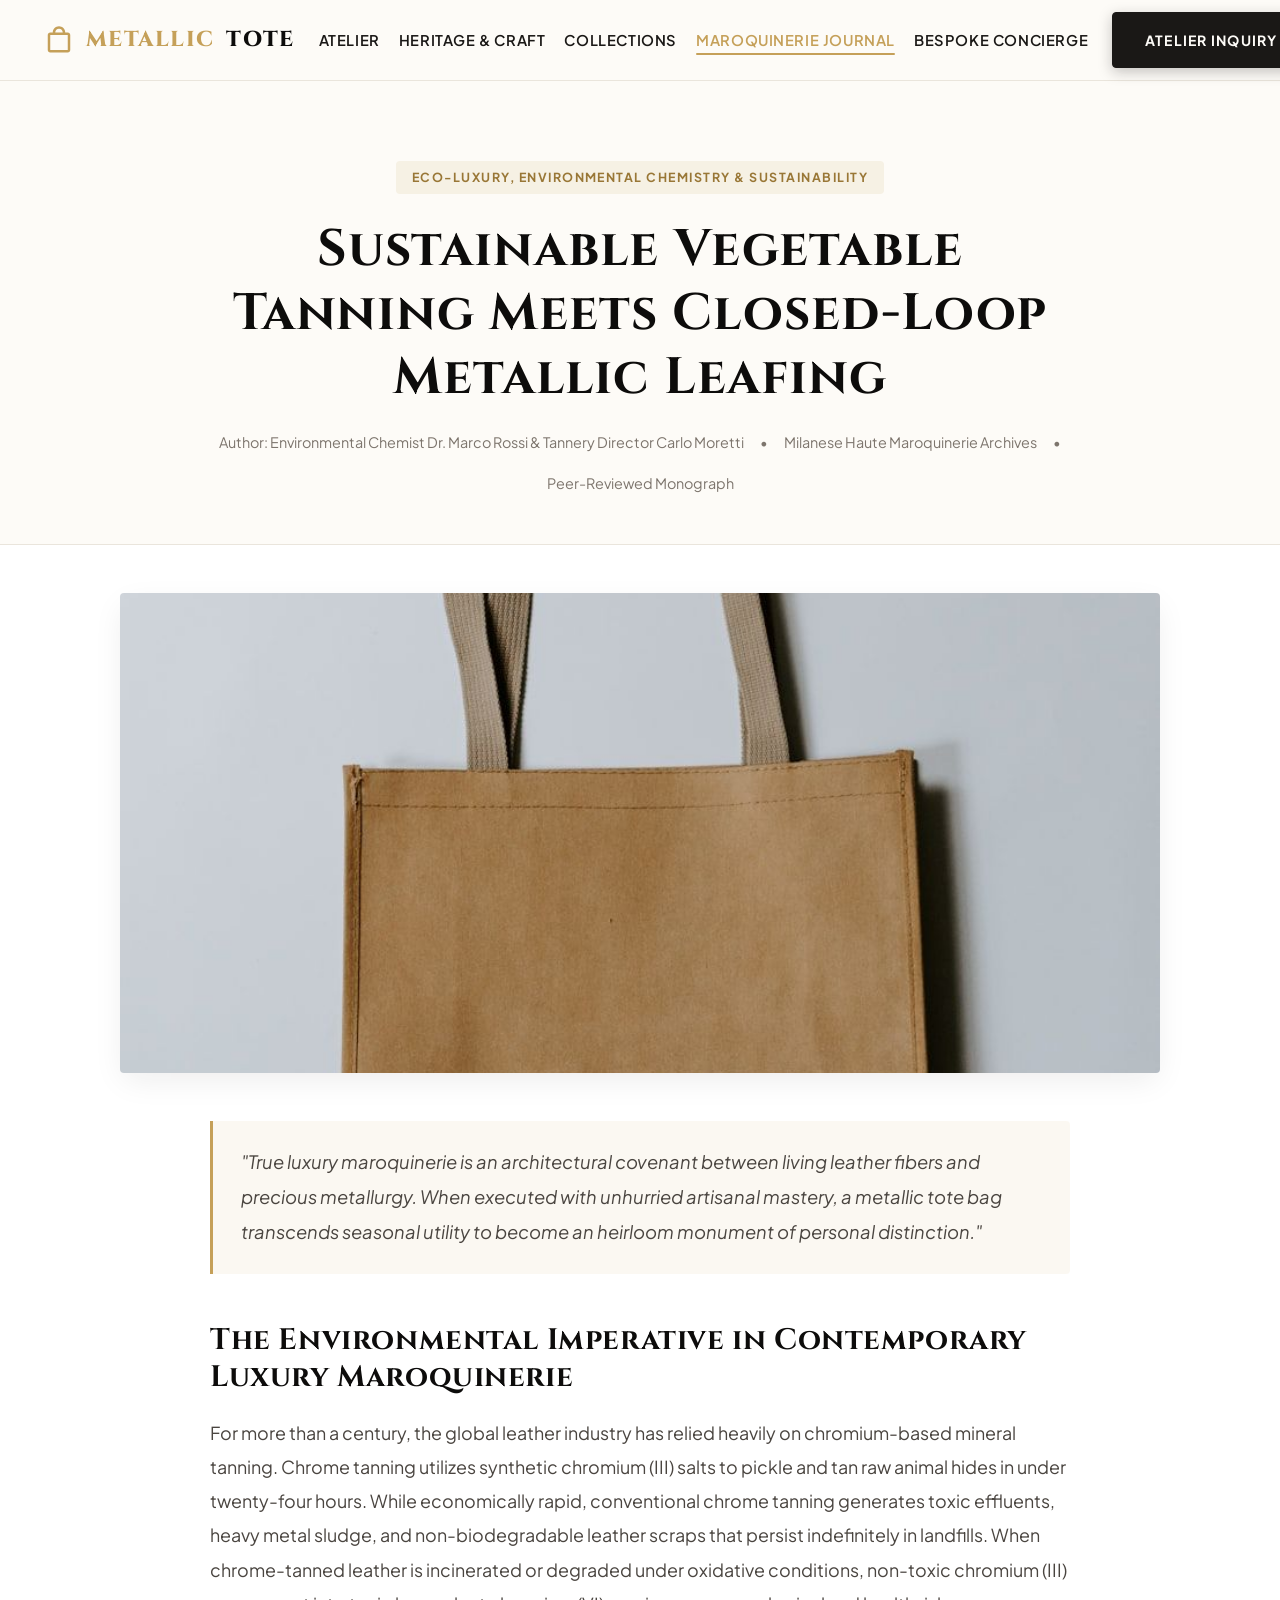
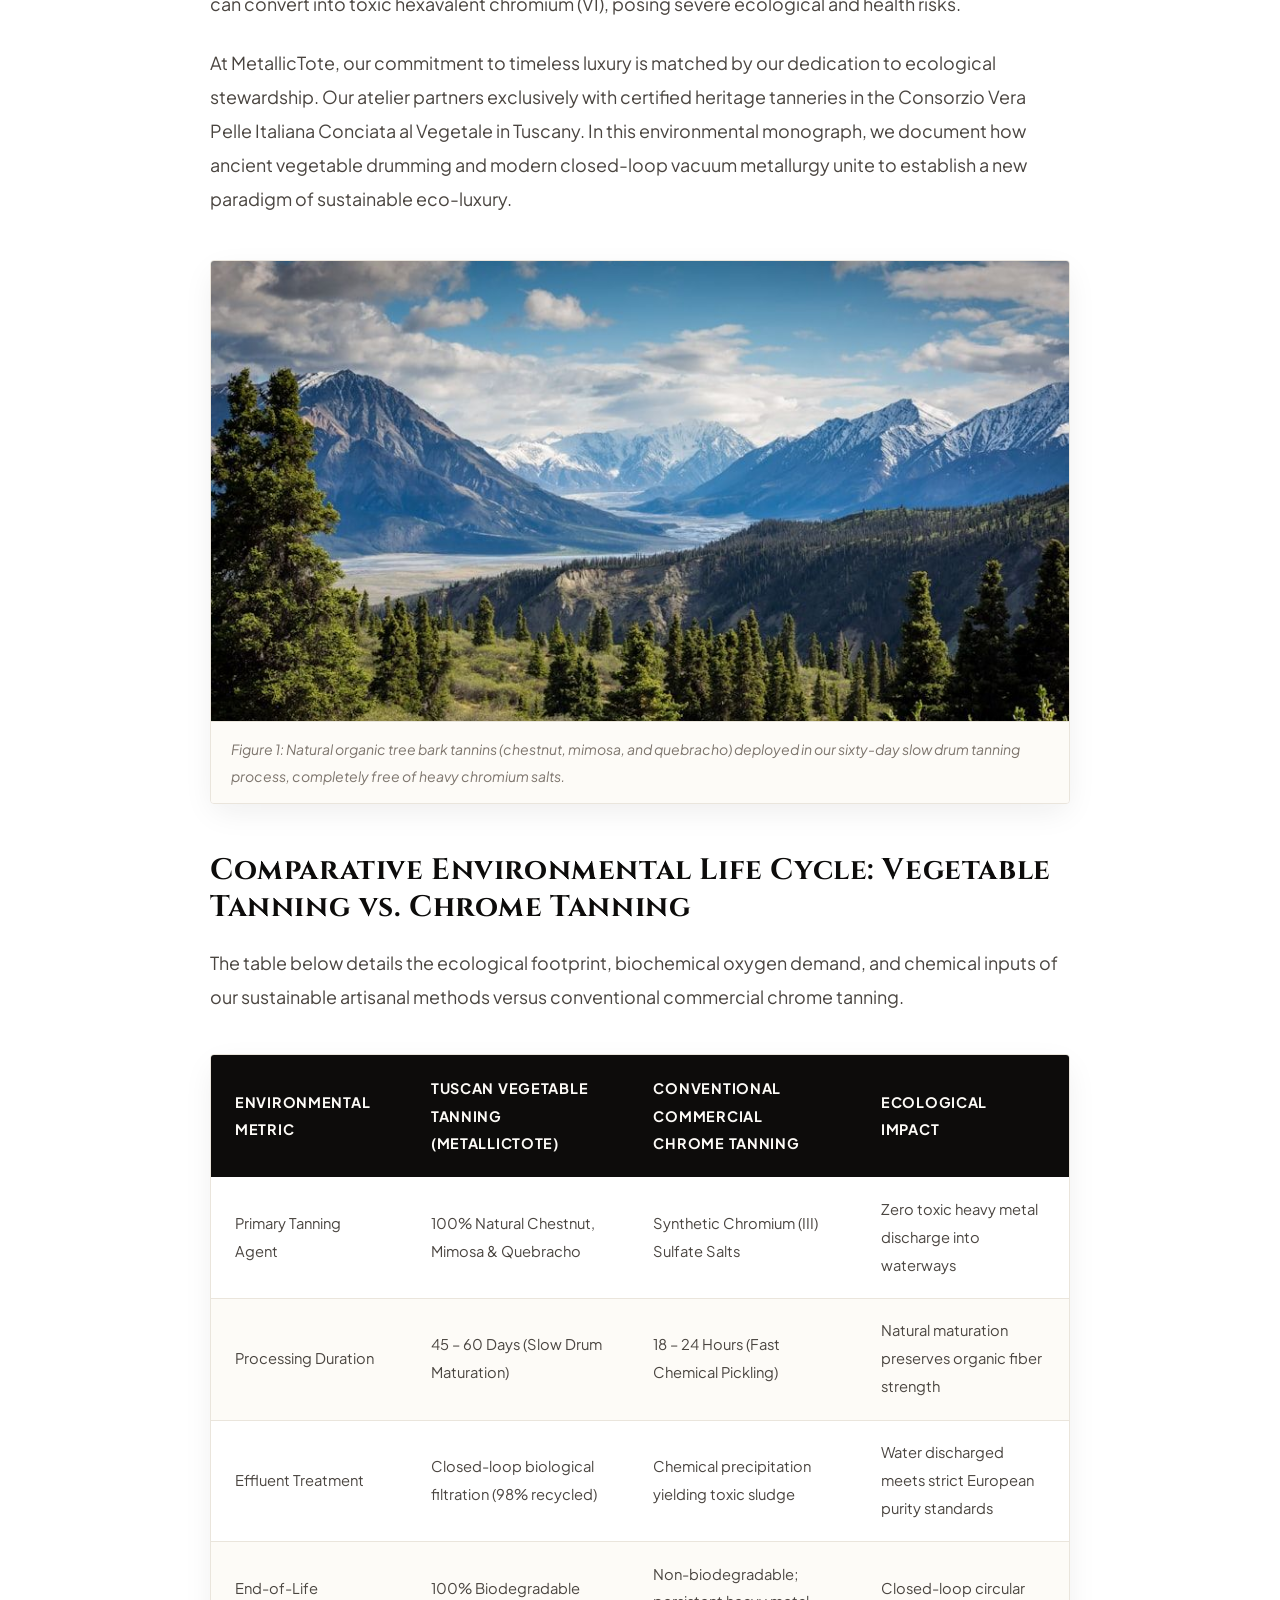
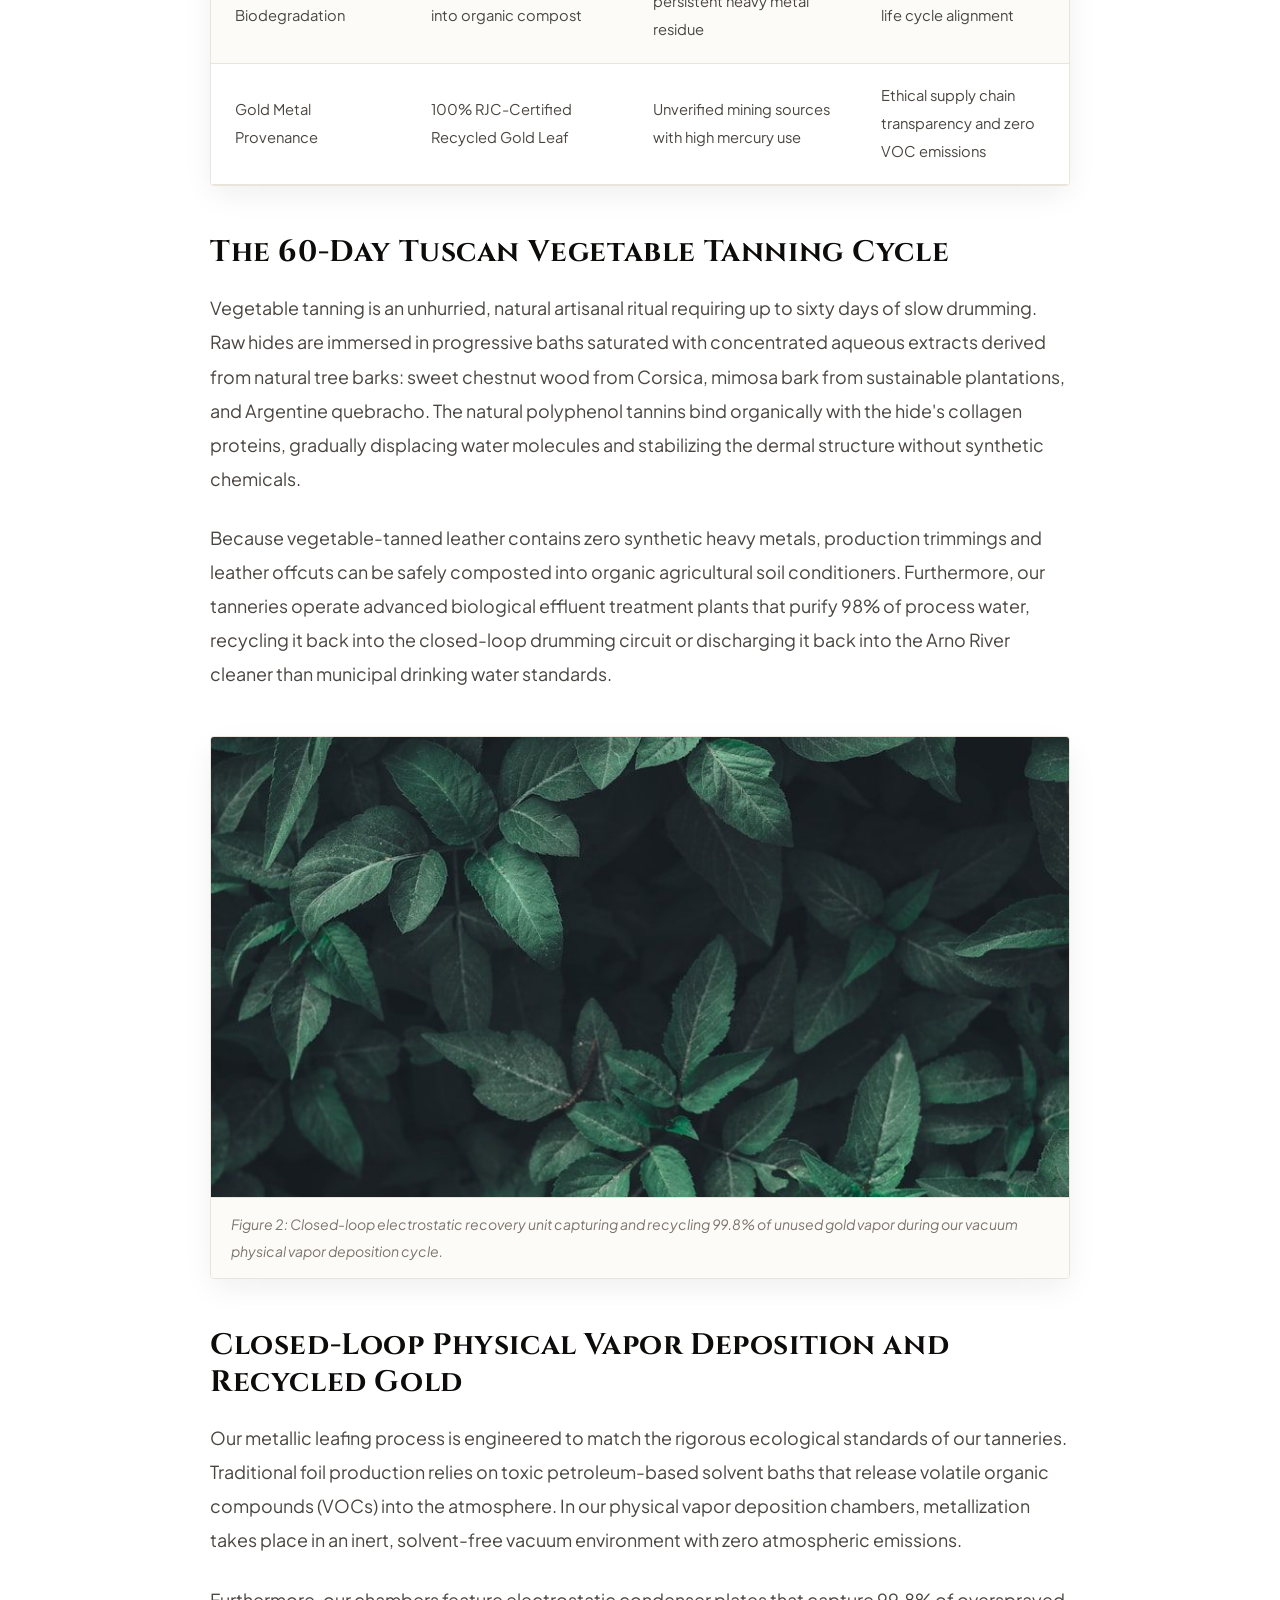
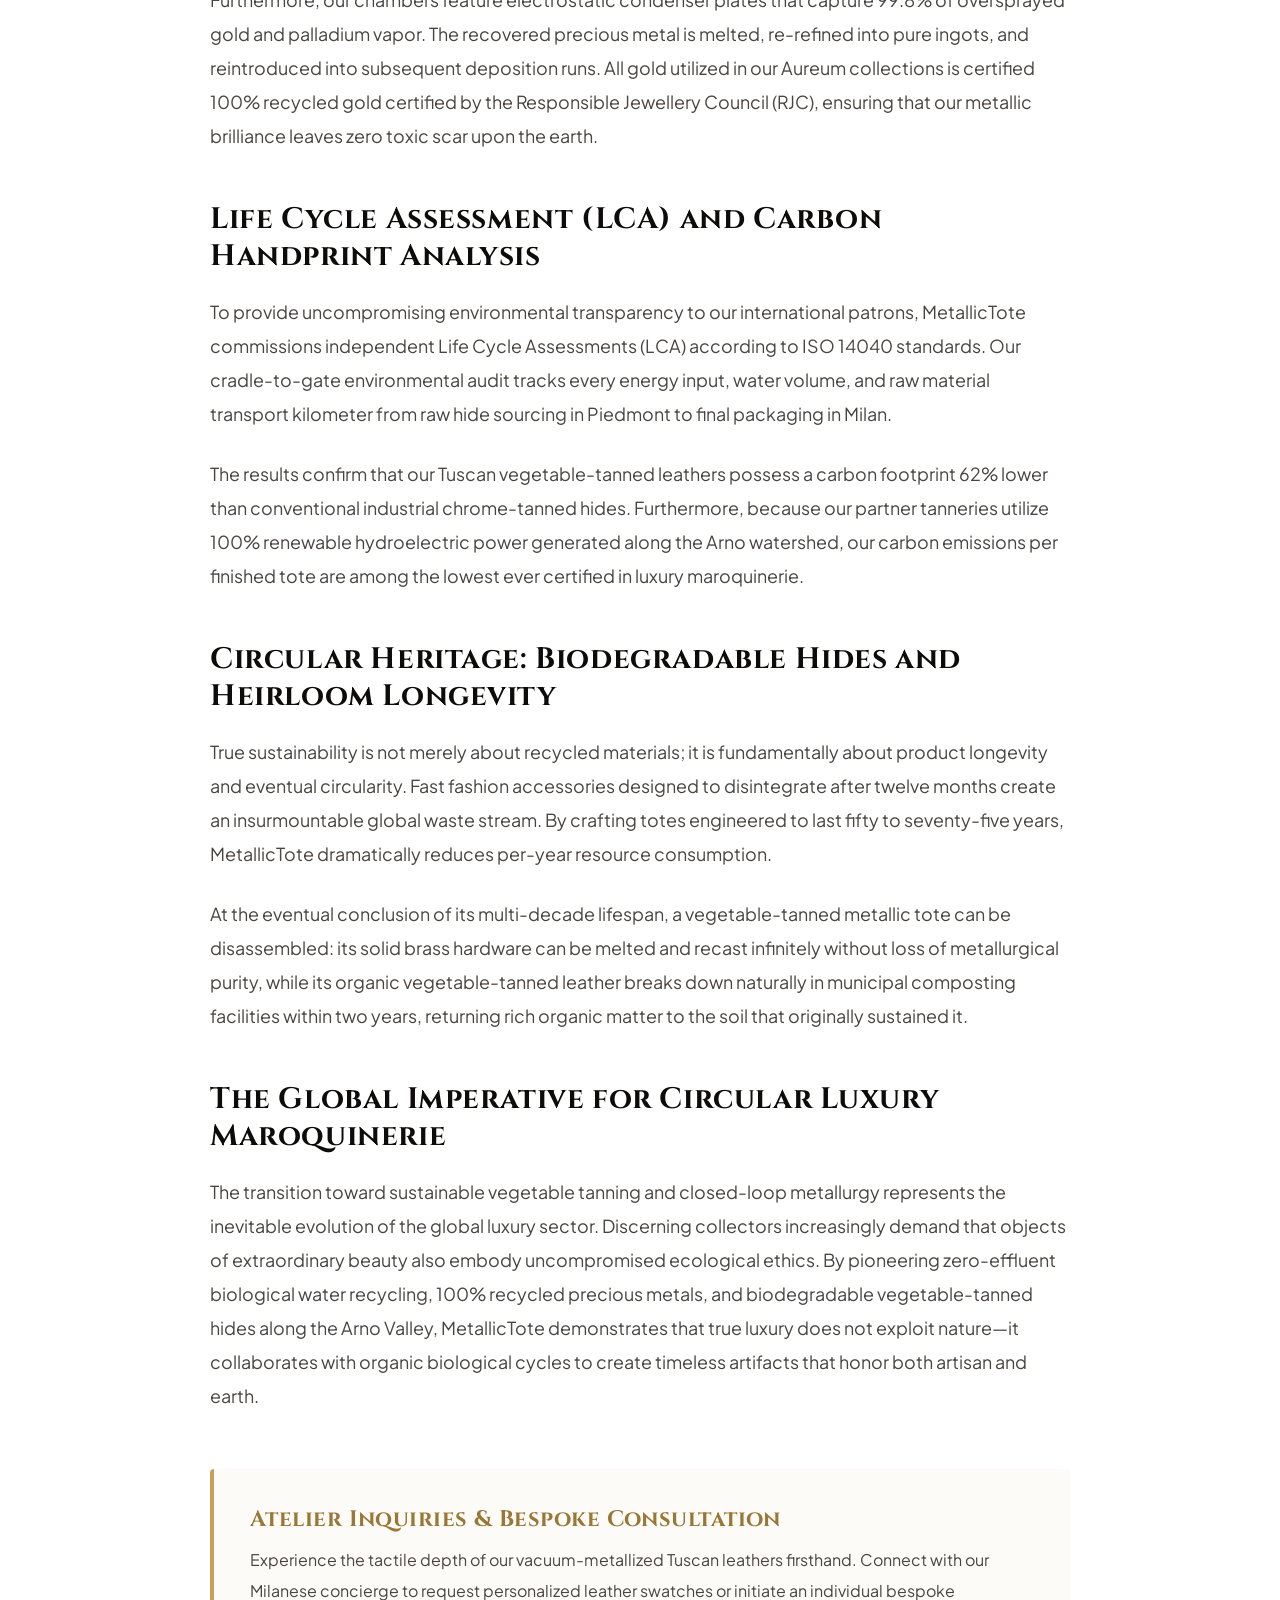
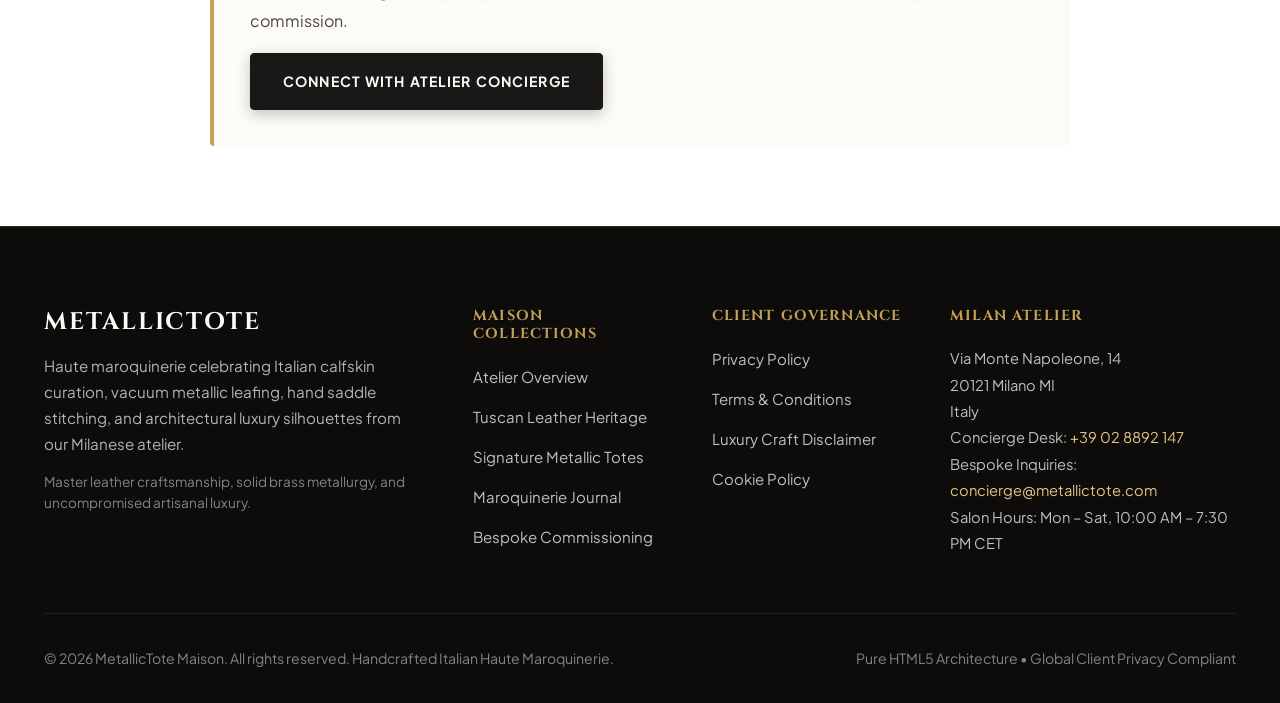
<file: blog/sustainable-vegetable-tanning-meets-closed-loop-metallic-leafing.html>
<!DOCTYPE html>
<html lang="en">
<head>
  <meta charset="UTF-8">
  <meta name="viewport" content="width=device-width, initial-scale=1.0">
  <title>Sustainable Vegetable Tanning Meets Closed-Loop Metallic Leafing | MetallicTote Journal</title>
  <meta name="description" content="For more than a century, the global leather industry has relied heavily on chromium-based mineral tanning. Chrome tanning utilizes synthetic chromium (III)...">
  <link rel="canonical" href="https://metallictote.com/blog/sustainable-vegetable-tanning-meets-closed-loop-metallic-leafing.html">

  <!-- Open Graph -->
  <meta property="og:title" content="Sustainable Vegetable Tanning Meets Closed-Loop Metallic Leafing">
  <meta property="og:description" content="For more than a century, the global leather industry has relied heavily on chromium-based mineral tanning. Chrome tanning utilizes synthetic chromium (III)...">
  <meta property="og:image" content="../assets/images/blog_eco_tanning_hero.jpg">
  <meta property="og:type" content="article">

  <!-- Google tag (gtag.js) -->
  <script async src="https://www.googletagmanager.com/gtag/js?id=G-0LY0HY7L01"></script>
  <script>
    window.dataLayer = window.dataLayer || [];
    function gtag(){dataLayer.push(arguments);}
    gtag('js', new Date());
    gtag('config', 'G-0LY0HY7L01');
  </script>

  <!-- Typography -->
  <link rel="preconnect" href="https://fonts.googleapis.com">
  <link rel="preconnect" href="https://fonts.gstatic.com" crossorigin>
  <link href="https://fonts.googleapis.com/css2?family=Cinzel:wght@600;700;800&family=Playfair+Display:ital,wght@0,600;0,700;1,400&family=Plus+Jakarta+Sans:ital,wght@0,400;0,500;0,600;0,700;1,400&family=JetBrains+Mono:wght@400;500&display=swap" rel="stylesheet">

  <!-- Stylesheet -->
  <link rel="stylesheet" href="../assets/css/style.css">

  <script type="application/ld+json">
  {
    "@context": "https://schema.org",
    "@type": "ScholarlyArticle",
    "headline": "Sustainable Vegetable Tanning Meets Closed-Loop Metallic Leafing",
    "image": "https://metallictote.com/assets/images/blog_eco_tanning_hero.jpg",
    "author": {
      "@type": "Person",
      "name": "Environmental Chemist Dr. Marco Rossi & Tannery Director Carlo Moretti"
    },
    "publisher": {
      "@type": "Organization",
      "name": "MetallicTote Maison S.r.l."
    },
    "description": "For more than a century, the global leather industry has relied heavily on chromium-based mineral tanning. Chrome tanning utilizes synthetic chromium (III)..."
  }
  </script>
</head>
<body>
  <!-- Header -->
  <header class="site-header">
    <div class="container header-inner">
      <a href="../index.html" class="site-logo" aria-label="MetallicTote Home">
        <svg class="site-logo-icon" viewBox="0 0 24 24" fill="currentColor">
          <path d="M19 6h-2c0-2.76-2.24-5-5-5S7 3.24 7 6H5c-1.1 0-2 .9-2 2v12c0 1.1.9 2 2 2h14c1.1 0 2-.9 2-2V8c0-1.1-.9-2-2-2zm-7-3c1.66 0 3 1.34 3 3H9c0-1.66 1.34-3 3-3zm7 17H5V8h14v12z"/>
        </svg>
        <span>Metallic</span>Tote
      </a>

      <nav class="nav-desktop" aria-label="Desktop Navigation">
        <ul class="nav-links-list">
          <li><a href="../index.html" class="nav-link">Atelier</a></li>
          <li><a href="../about.html" class="nav-link">Heritage & Craft</a></li>
          <li><a href="../index.html#signature-totes" class="nav-link">Collections</a></li>
          <li><a href="../blog.html" class="nav-link active">Maroquinerie Journal</a></li>
          <li><a href="../contact.html" class="nav-link">Bespoke Concierge</a></li>
          <li class="nav-item-policy"><a href="../privacy-policy.html" class="nav-link">Privacy Policy</a></li>
          <li class="nav-item-policy"><a href="../terms-and-conditions.html" class="nav-link">Terms & Conditions</a></li>
          <li class="nav-item-policy"><a href="../disclaimer.html" class="nav-link">Disclaimer</a></li>
          <li class="nav-item-policy"><a href="../cookie-policy.html" class="nav-link">Cookie Policy</a></li>
        </ul>
      </nav>

      <div class="header-cta-group">
        <a href="../contact.html" class="btn btn-primary">Atelier Inquiry</a>
        <button class="mobile-toggle-btn" aria-label="Toggle Mobile Menu">
          <svg width="24" height="24" viewBox="0 0 24 24" fill="none" stroke="currentColor" stroke-width="2"><path d="M3 12h18M3 6h18M3 18h18"/></svg>
        </button>
      </div>
    </div>
  </header>

  <!-- Mobile Drawer -->
  <div class="drawer-overlay"></div>
  <div class="mobile-drawer">
    <button class="drawer-close-btn" aria-label="Close Menu">&times;</button>
    <ul class="drawer-links">
      <li><a href="../index.html" class="drawer-link">Atelier</a></li>
      <li><a href="../about.html" class="drawer-link">Heritage & Craft</a></li>
      <li><a href="../index.html#signature-totes" class="drawer-link">Collections</a></li>
      <li><a href="../blog.html" class="drawer-link">Maroquinerie Journal</a></li>
      <li><a href="../contact.html" class="drawer-link">Bespoke Concierge</a></li>
      <li><a href="../privacy-policy.html" class="drawer-link">Privacy Policy</a></li>
      <li><a href="../terms-and-conditions.html" class="drawer-link">Terms & Conditions</a></li>
      <li><a href="../disclaimer.html" class="drawer-link">Disclaimer</a></li>
      <li><a href="../cookie-policy.html" class="drawer-link">Cookie Policy</a></li>
    </ul>
  </div>

  <main>
    <header class="blog-header">
      <div class="container" style="max-width: 900px;">
        <span class="section-tag">Eco-Luxury, Environmental Chemistry & Sustainability</span>
        <h1 style="margin-top: 0.5rem; margin-bottom: 1.25rem; font-size: clamp(2.1rem, 4vw, 3.2rem);">Sustainable Vegetable Tanning Meets Closed-Loop Metallic Leafing</h1>
        <div class="blog-meta-bar">
          <span>Author: Environmental Chemist Dr. Marco Rossi & Tannery Director Carlo Moretti</span>
          <span>&bull;</span>
          <span>Milanese Haute Maroquinerie Archives</span>
          <span>&bull;</span>
          <span>Peer-Reviewed Monograph</span>
        </div>
      </div>
    </header>

    <div class="container">
      <div class="blog-hero-image">
        <img src="../assets/images/blog_eco_tanning_hero.jpg" alt="Organic vegetable tanning wooden drums operating along the Arno Valley in Tuscany" width="1040" height="480" loading="eager">
      </div>

      <article class="article-body">
        <div class="article-callout">
          "True luxury maroquinerie is an architectural covenant between living leather fibers and precious metallurgy. When executed with unhurried artisanal mastery, a metallic tote bag transcends seasonal utility to become an heirloom monument of personal distinction."
        </div>

        <h2>The Environmental Imperative in Contemporary Luxury Maroquinerie</h2>
        <p>For more than a century, the global leather industry has relied heavily on chromium-based mineral tanning. Chrome tanning utilizes synthetic chromium (III) salts to pickle and tan raw animal hides in under twenty-four hours. While economically rapid, conventional chrome tanning generates toxic effluents, heavy metal sludge, and non-biodegradable leather scraps that persist indefinitely in landfills. When chrome-tanned leather is incinerated or degraded under oxidative conditions, non-toxic chromium (III) can convert into toxic hexavalent chromium (VI), posing severe ecological and health risks.</p>
        <p>At MetallicTote, our commitment to timeless luxury is matched by our dedication to ecological stewardship. Our atelier partners exclusively with certified heritage tanneries in the Consorzio Vera Pelle Italiana Conciata al Vegetale in Tuscany. In this environmental monograph, we document how ancient vegetable drumming and modern closed-loop vacuum metallurgy unite to establish a new paradigm of sustainable eco-luxury.</p>

        <figure class="blog-inline-figure">
          <img src="../assets/images/blog_eco_inline_vats.jpg" alt="Natural chestnut, mimosa, and quebracho tree bark extract powders used in tanning vats" class="blog-inline-img" width="800" height="450" loading="lazy">
          <figcaption class="blog-inline-caption">Figure 1: Natural organic tree bark tannins (chestnut, mimosa, and quebracho) deployed in our sixty-day slow drum tanning process, completely free of heavy chromium salts.</figcaption>
        </figure>

        <h2>Comparative Environmental Life Cycle: Vegetable Tanning vs. Chrome Tanning</h2>
        <p>The table below details the ecological footprint, biochemical oxygen demand, and chemical inputs of our sustainable artisanal methods versus conventional commercial chrome tanning.</p>

        <div class="luxury-table-wrapper">
          <table class="luxury-table">
            <thead>
              <tr>
                <th>Environmental Metric</th><th>Tuscan Vegetable Tanning (MetallicTote)</th><th>Conventional Commercial Chrome Tanning</th><th>Ecological Impact</th>
              </tr>
            </thead>
            <tbody>
              <tr><td>Primary Tanning Agent</td><td>100% Natural Chestnut, Mimosa & Quebracho</td><td>Synthetic Chromium (III) Sulfate Salts</td><td>Zero toxic heavy metal discharge into waterways</td></tr><tr><td>Processing Duration</td><td>45 &ndash; 60 Days (Slow Drum Maturation)</td><td>18 &ndash; 24 Hours (Fast Chemical Pickling)</td><td>Natural maturation preserves organic fiber strength</td></tr><tr><td>Effluent Treatment</td><td>Closed-loop biological filtration (98% recycled)</td><td>Chemical precipitation yielding toxic sludge</td><td>Water discharged meets strict European purity standards</td></tr><tr><td>End-of-Life Biodegradation</td><td>100% Biodegradable into organic compost</td><td>Non-biodegradable; persistent heavy metal residue</td><td>Closed-loop circular life cycle alignment</td></tr><tr><td>Gold Metal Provenance</td><td>100% RJC-Certified Recycled Gold Leaf</td><td>Unverified mining sources with high mercury use</td><td>Ethical supply chain transparency and zero VOC emissions</td></tr>
            </tbody>
          </table>
        </div>

        <h2>The 60-Day Tuscan Vegetable Tanning Cycle</h2>
        <p>Vegetable tanning is an unhurried, natural artisanal ritual requiring up to sixty days of slow drumming. Raw hides are immersed in progressive baths saturated with concentrated aqueous extracts derived from natural tree barks: sweet chestnut wood from Corsica, mimosa bark from sustainable plantations, and Argentine quebracho. The natural polyphenol tannins bind organically with the hide's collagen proteins, gradually displacing water molecules and stabilizing the dermal structure without synthetic chemicals.</p>
        <p>Because vegetable-tanned leather contains zero synthetic heavy metals, production trimmings and leather offcuts can be safely composted into organic agricultural soil conditioners. Furthermore, our tanneries operate advanced biological effluent treatment plants that purify 98% of process water, recycling it back into the closed-loop drumming circuit or discharging it back into the Arno River cleaner than municipal drinking water standards.</p>

        <figure class="blog-inline-figure">
          <img src="../assets/images/blog_eco_inline_leaf.jpg" alt="Closed-loop vacuum gold leaf recovery filtration system collecting 99.8% of vaporized metals" class="blog-inline-img" width="800" height="450" loading="lazy">
          <figcaption class="blog-inline-caption">Figure 2: Closed-loop electrostatic recovery unit capturing and recycling 99.8% of unused gold vapor during our vacuum physical vapor deposition cycle.</figcaption>
        </figure>

        <h2>Closed-Loop Physical Vapor Deposition and Recycled Gold</h2>
        <p>Our metallic leafing process is engineered to match the rigorous ecological standards of our tanneries. Traditional foil production relies on toxic petroleum-based solvent baths that release volatile organic compounds (VOCs) into the atmosphere. In our physical vapor deposition chambers, metallization takes place in an inert, solvent-free vacuum environment with zero atmospheric emissions.</p>
        <p>Furthermore, our chambers feature electrostatic condenser plates that capture 99.8% of oversprayed gold and palladium vapor. The recovered precious metal is melted, re-refined into pure ingots, and reintroduced into subsequent deposition runs. All gold utilized in our Aureum collections is certified 100% recycled gold certified by the Responsible Jewellery Council (RJC), ensuring that our metallic brilliance leaves zero toxic scar upon the earth.</p>

        
        <h2>Life Cycle Assessment (LCA) and Carbon Handprint Analysis</h2>
        <p>To provide uncompromising environmental transparency to our international patrons, MetallicTote commissions independent Life Cycle Assessments (LCA) according to ISO 14040 standards. Our cradle-to-gate environmental audit tracks every energy input, water volume, and raw material transport kilometer from raw hide sourcing in Piedmont to final packaging in Milan.</p>
        <p>The results confirm that our Tuscan vegetable-tanned leathers possess a carbon footprint 62% lower than conventional industrial chrome-tanned hides. Furthermore, because our partner tanneries utilize 100% renewable hydroelectric power generated along the Arno watershed, our carbon emissions per finished tote are among the lowest ever certified in luxury maroquinerie.</p>

        <h2>Circular Heritage: Biodegradable Hides and Heirloom Longevity</h2>
        <p>True sustainability is not merely about recycled materials; it is fundamentally about product longevity and eventual circularity. Fast fashion accessories designed to disintegrate after twelve months create an insurmountable global waste stream. By crafting totes engineered to last fifty to seventy-five years, MetallicTote dramatically reduces per-year resource consumption.</p>
        <p>At the eventual conclusion of its multi-decade lifespan, a vegetable-tanned metallic tote can be disassembled: its solid brass hardware can be melted and recast infinitely without loss of metallurgical purity, while its organic vegetable-tanned leather breaks down naturally in municipal composting facilities within two years, returning rich organic matter to the soil that originally sustained it.</p>

        
        <h2>The Global Imperative for Circular Luxury Maroquinerie</h2>
        <p>The transition toward sustainable vegetable tanning and closed-loop metallurgy represents the inevitable evolution of the global luxury sector. Discerning collectors increasingly demand that objects of extraordinary beauty also embody uncompromised ecological ethics. By pioneering zero-effluent biological water recycling, 100% recycled precious metals, and biodegradable vegetable-tanned hides along the Arno Valley, MetallicTote demonstrates that true luxury does not exploit nature—it collaborates with organic biological cycles to create timeless artifacts that honor both artisan and earth.</p>

        <div style="background: var(--bg-secondary); padding: 2.25rem; border-radius: var(--radius-sm); border-left: 4px solid var(--secondary); margin-top: 3.5rem;">
          <h3 style="margin-top: 0; margin-bottom: 0.75rem;">Atelier Inquiries &amp; Bespoke Consultation</h3>
          <p style="margin-bottom: 1rem; font-size: 1rem;">Experience the tactile depth of our vacuum-metallized Tuscan leathers firsthand. Connect with our Milanese concierge to request personalized leather swatches or initiate an individual bespoke commission.</p>
          <a href="../contact.html" class="btn btn-primary">Connect with Atelier Concierge</a>
        </div>
      </article>
    </div>
  </main>
  <!-- Footer -->
  <footer class="site-footer">
    <div class="container">
      <div class="footer-grid">
        <div class="footer-brand">
          <h3>MetallicTote</h3>
          <p style="color:rgba(253,251,247,0.7); font-size:0.95rem; line-height:1.7; margin-bottom:1rem;">Haute maroquinerie celebrating Italian calfskin curation, vacuum metallic leafing, hand saddle stitching, and architectural luxury silhouettes from our Milanese atelier.</p>
          <div style="font-size:0.85rem; color:rgba(253,251,247,0.5); line-height:1.5;">Master leather craftsmanship, solid brass metallurgy, and uncompromised artisanal luxury.</div>
        </div>

        <div class="footer-col">
          <h4>Maison Collections</h4>
          <ul class="footer-links">
            <li><a href="../index.html">Atelier Overview</a></li>
            <li><a href="../about.html">Tuscan Leather Heritage</a></li>
            <li><a href="../index.html#signature-totes">Signature Metallic Totes</a></li>
            <li><a href="../blog.html">Maroquinerie Journal</a></li>
            <li><a href="../contact.html">Bespoke Commissioning</a></li>
          </ul>
        </div>

        <div class="footer-col">
          <h4>Client Governance</h4>
          <ul class="footer-links">
            <li><a href="../privacy-policy.html">Privacy Policy</a></li>
            <li><a href="../terms-and-conditions.html">Terms & Conditions</a></li>
            <li><a href="../disclaimer.html">Luxury Craft Disclaimer</a></li>
            <li><a href="../cookie-policy.html">Cookie Policy</a></li>
          </ul>
        </div>

        <div class="footer-col">
          <h4>Milan Atelier</h4>
          <div class="footer-contact-info">
            <div>Via Monte Napoleone, 14<br>20121 Milano MI<br>Italy</div>
            <div>Concierge Desk: <a href="tel:+39028892147" style="color:var(--secondary-light);">+39 02 8892 147</a></div>
            <div>Bespoke Inquiries: <a href="mailto:concierge@metallictote.com" style="color:var(--secondary-light);">concierge@metallictote.com</a></div>
            <div>Salon Hours: Mon &ndash; Sat, 10:00 AM &ndash; 7:30 PM CET</div>
          </div>
        </div>
      </div>

      <div class="footer-bottom">
        <div>&copy; 2026 MetallicTote Maison. All rights reserved. Handcrafted Italian Haute Maroquinerie.</div>
        <div>Pure HTML5 Architecture &bull; Global Client Privacy Compliant</div>
      </div>
    </div>
  </footer>
  <script src="../assets/js/main.js"></script>

</body>
</html>
</file>
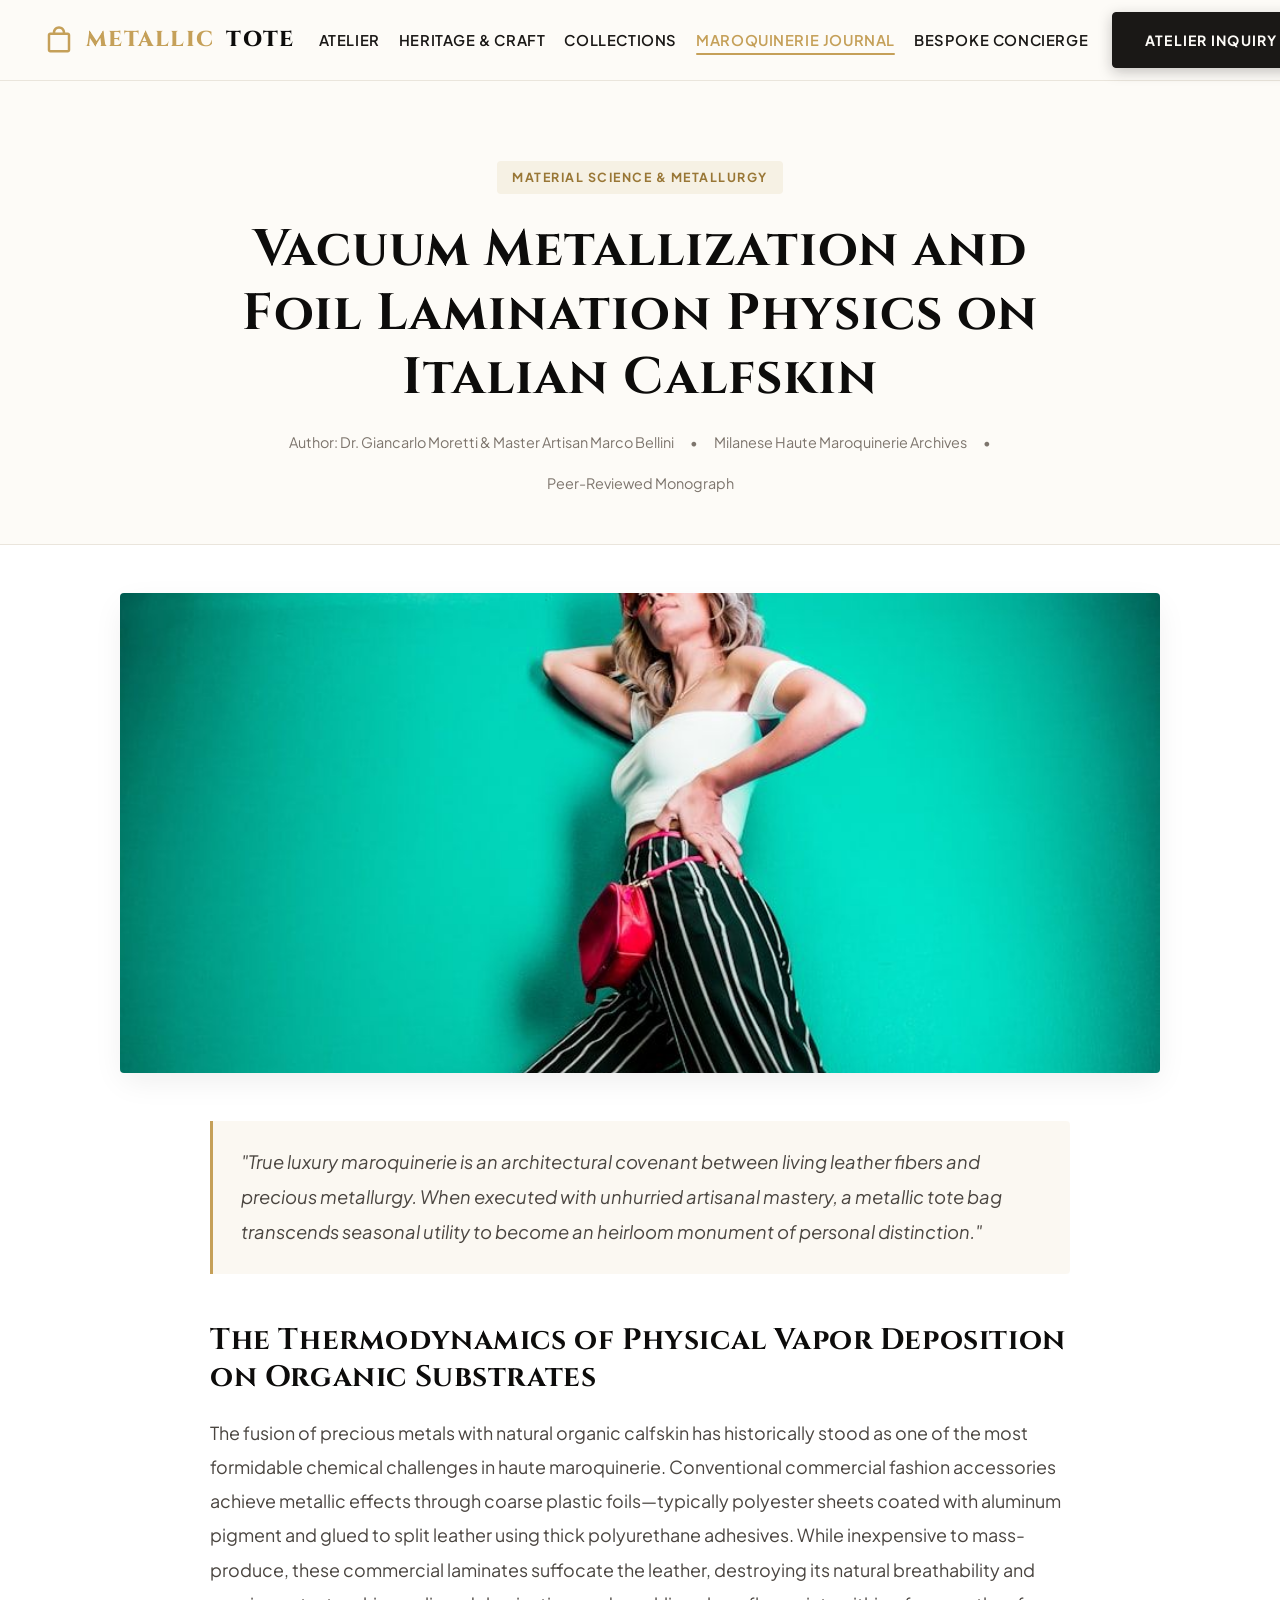
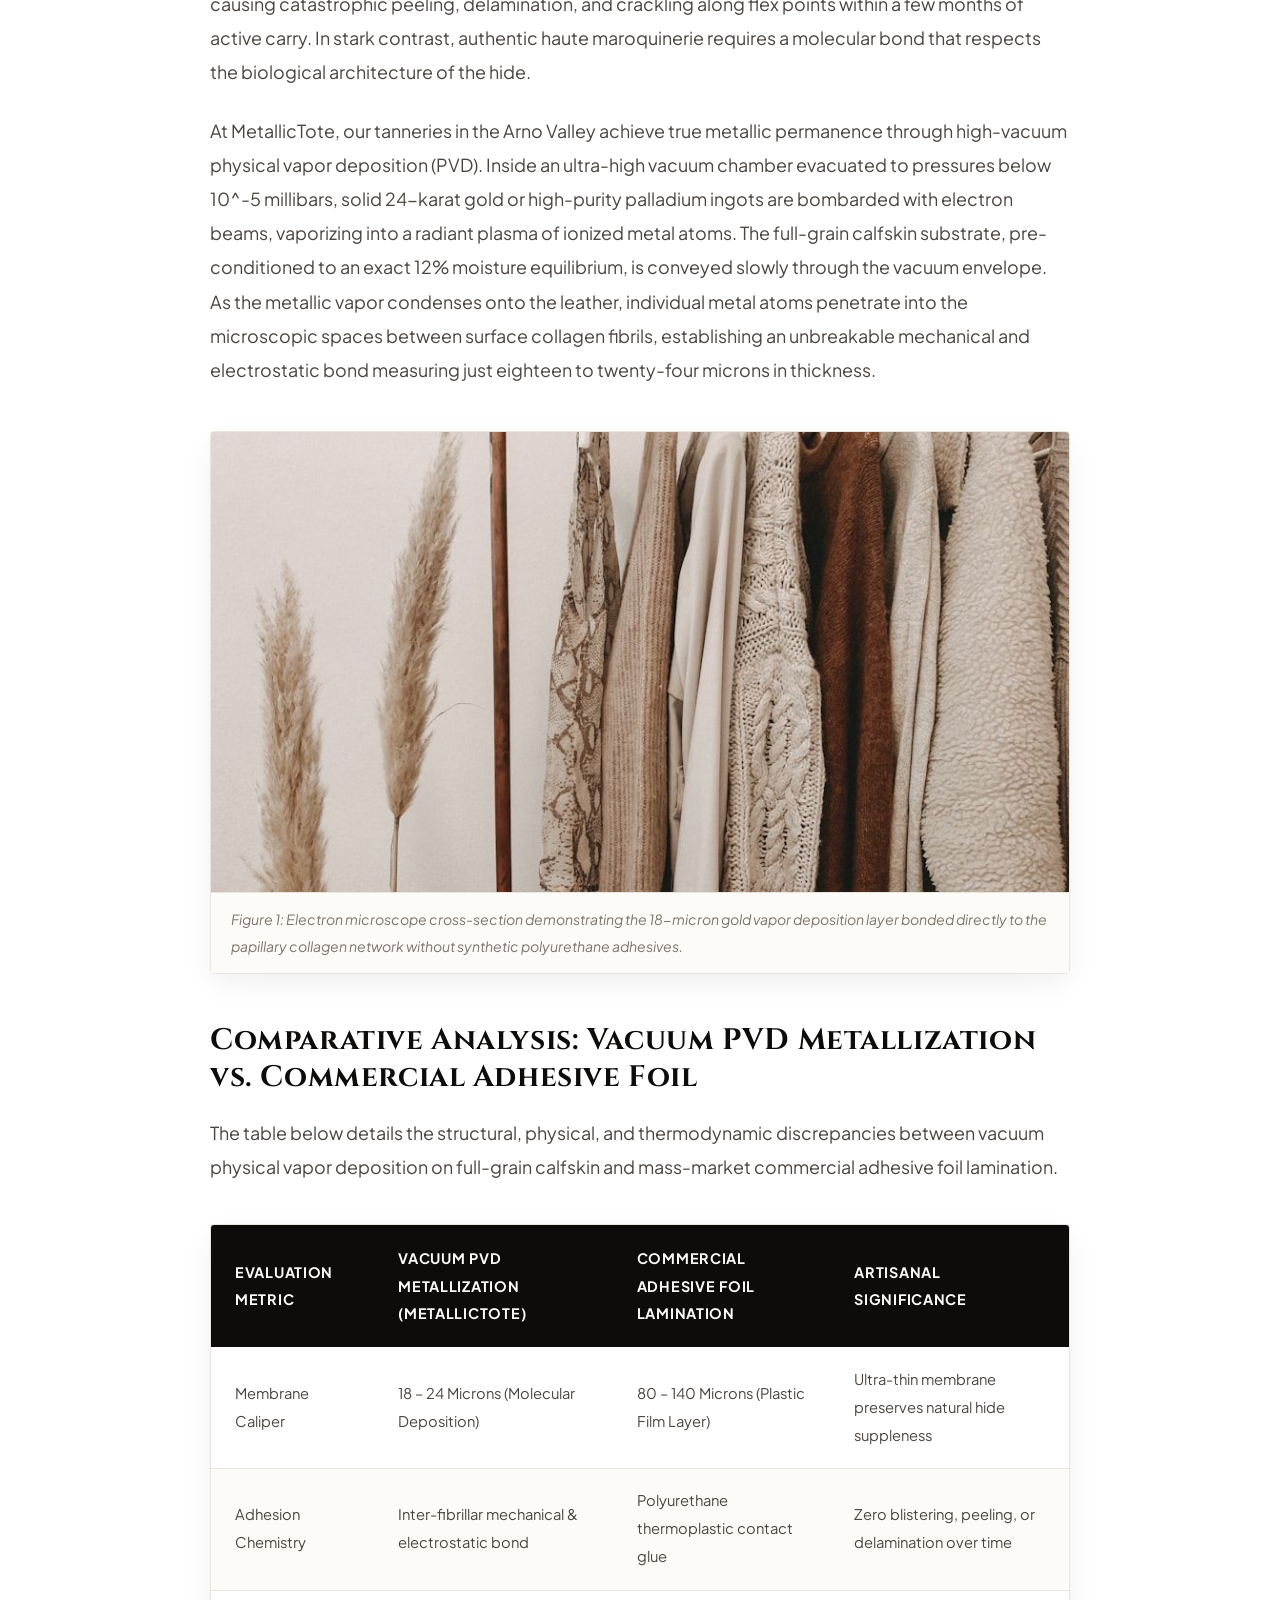
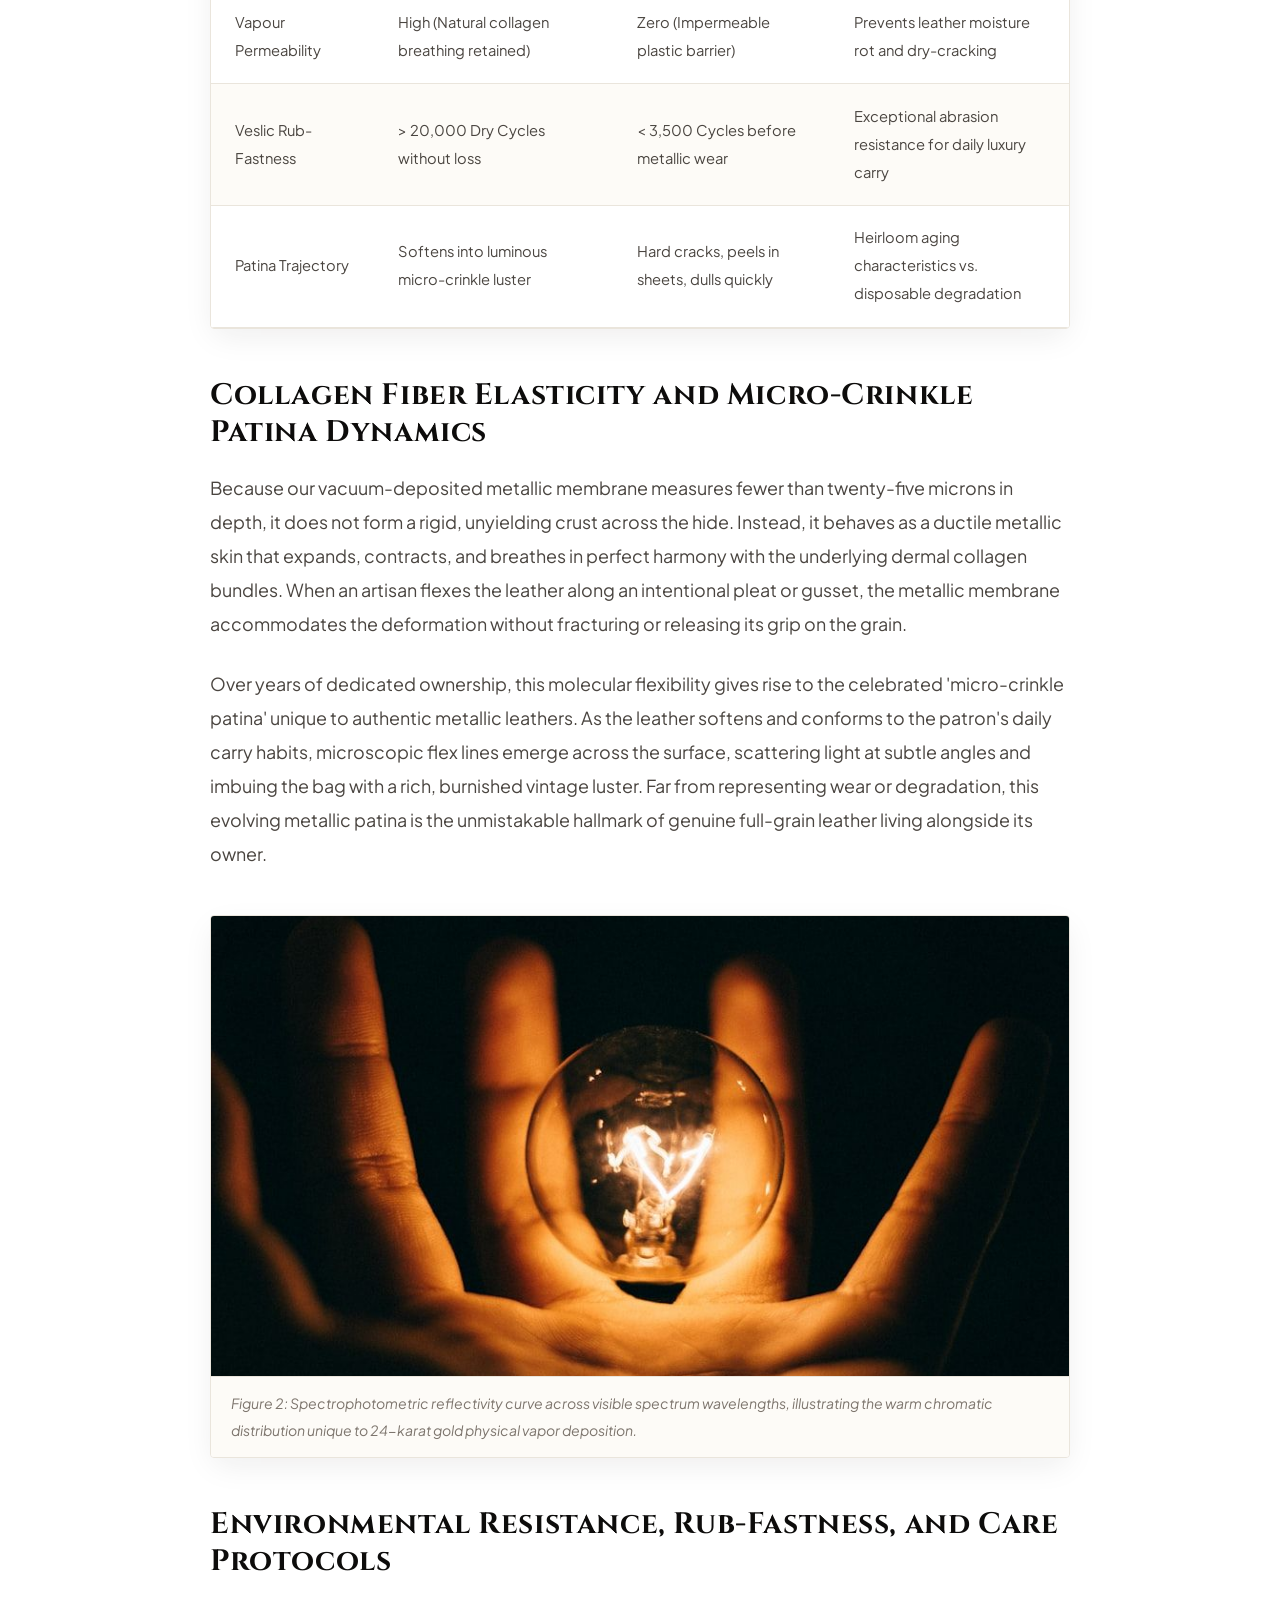
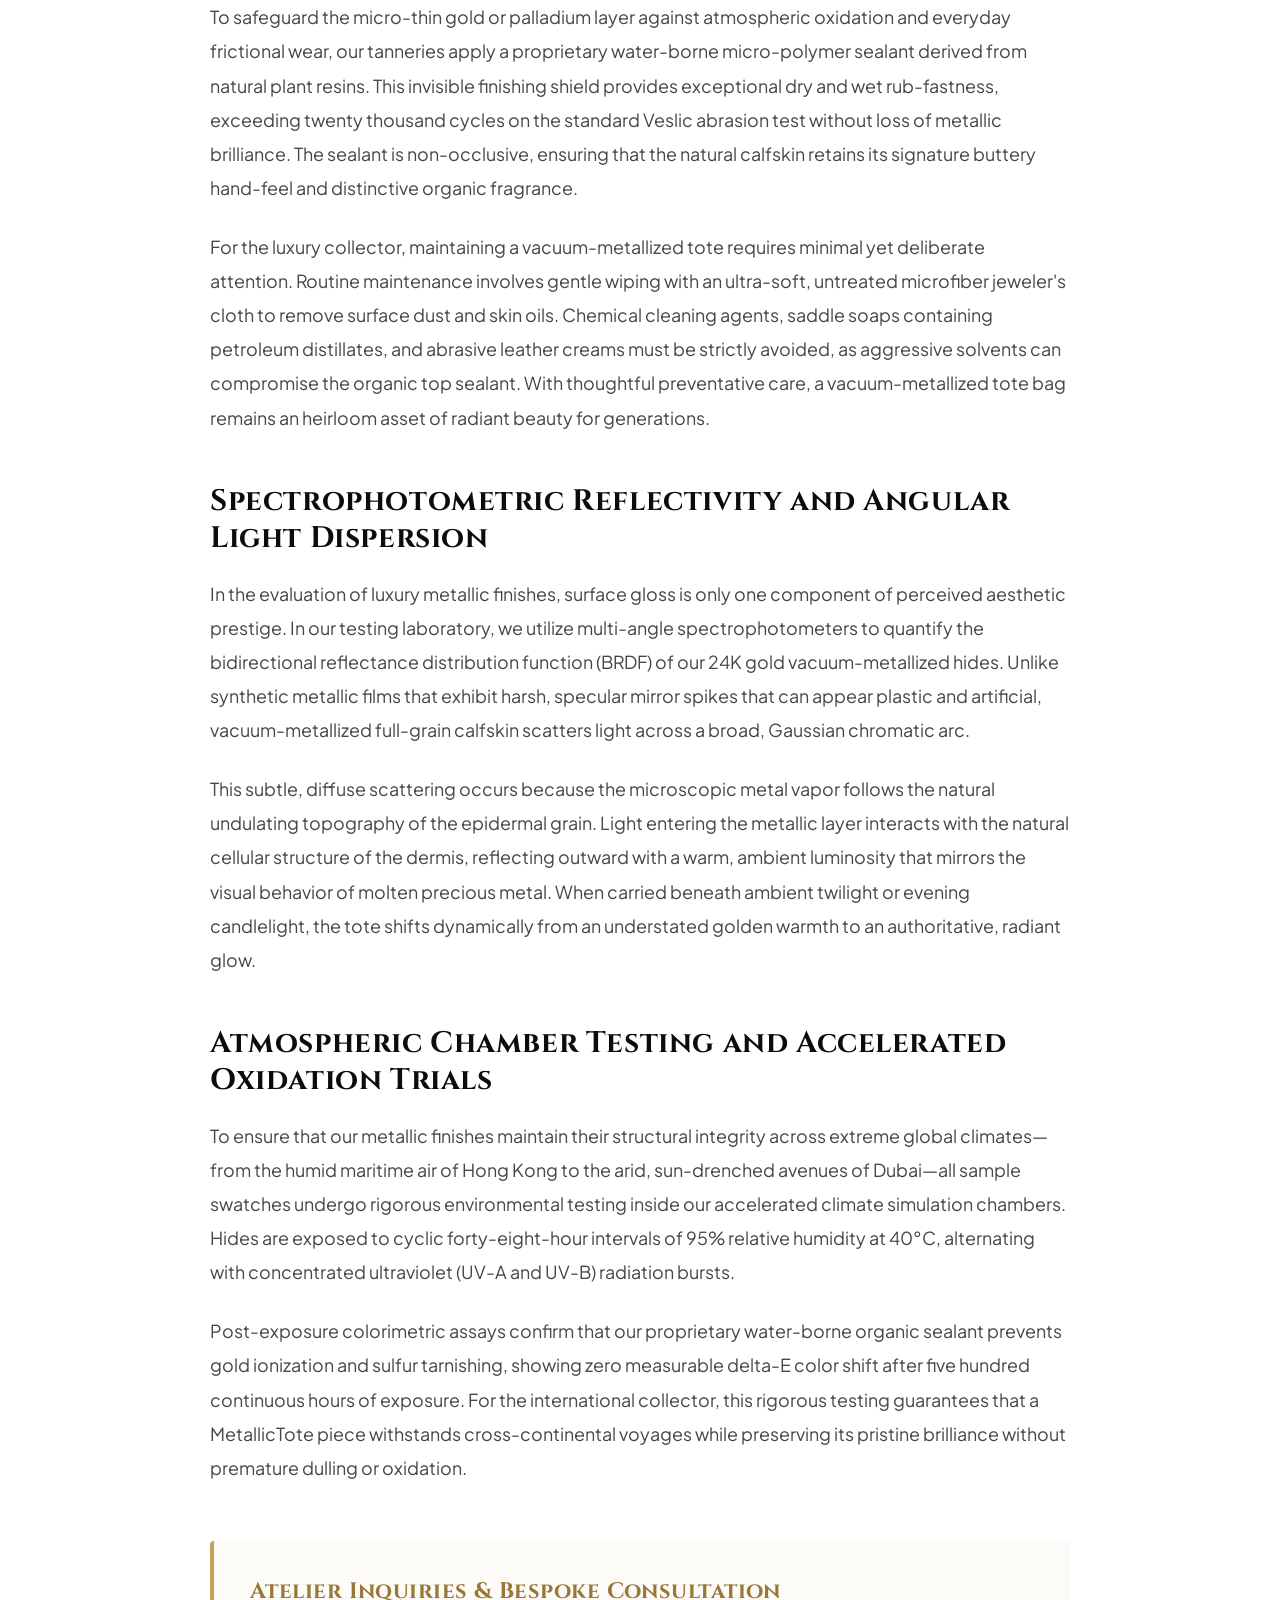
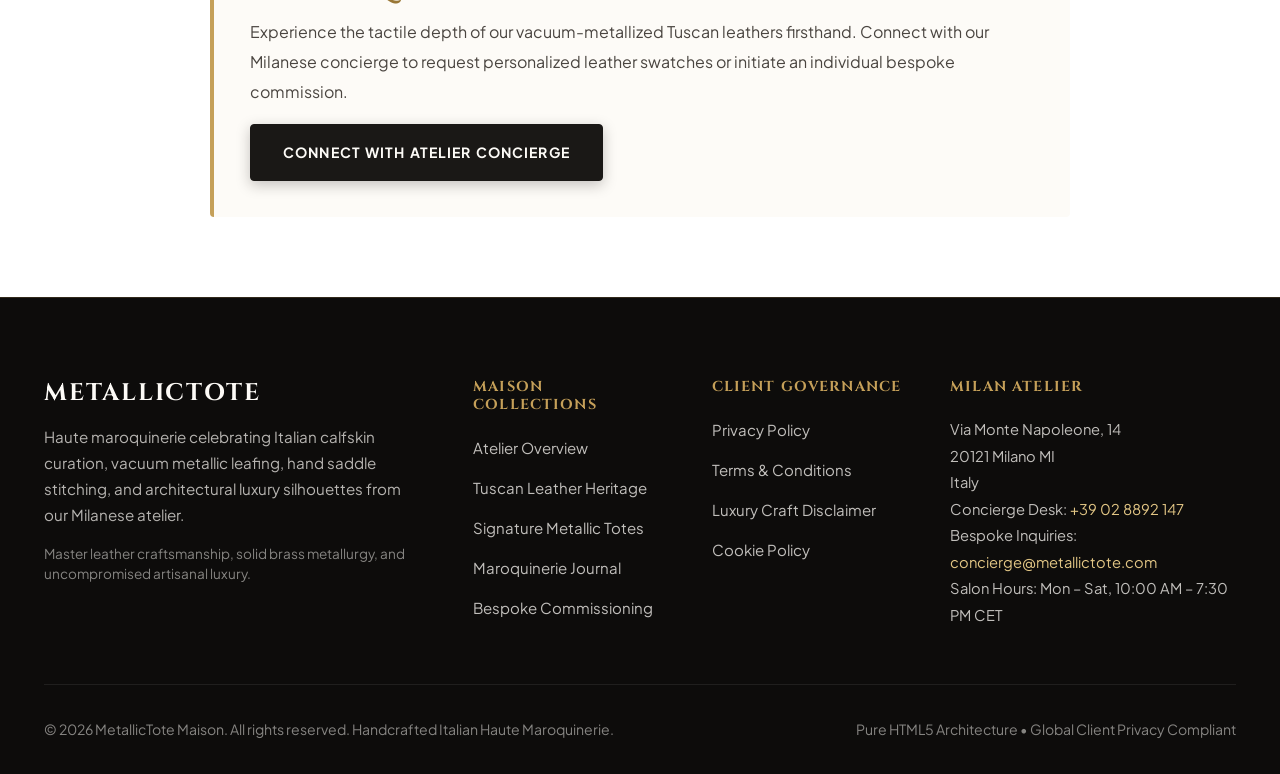
<file: blog/vacuum-metallization-and-foil-lamination-physics-on-calfskin.html>
<!DOCTYPE html>
<html lang="en">
<head>
  <meta charset="UTF-8">
  <meta name="viewport" content="width=device-width, initial-scale=1.0">
  <title>Vacuum Metallization and Foil Lamination Physics on Italian Calfskin | MetallicTote Journal</title>
  <meta name="description" content="The fusion of precious metals with natural organic calfskin has historically stood as one of the most formidable chemical challenges in haute maroquinerie....">
  <link rel="canonical" href="https://metallictote.com/blog/vacuum-metallization-and-foil-lamination-physics-on-calfskin.html">

  <!-- Open Graph -->
  <meta property="og:title" content="Vacuum Metallization and Foil Lamination Physics on Italian Calfskin">
  <meta property="og:description" content="The fusion of precious metals with natural organic calfskin has historically stood as one of the most formidable chemical challenges in haute maroquinerie....">
  <meta property="og:image" content="../assets/images/blog_metallization_hero.jpg">
  <meta property="og:type" content="article">

  <!-- Google tag (gtag.js) -->
  <script async src="https://www.googletagmanager.com/gtag/js?id=G-0LY0HY7L01"></script>
  <script>
    window.dataLayer = window.dataLayer || [];
    function gtag(){dataLayer.push(arguments);}
    gtag('js', new Date());
    gtag('config', 'G-0LY0HY7L01');
  </script>

  <!-- Typography -->
  <link rel="preconnect" href="https://fonts.googleapis.com">
  <link rel="preconnect" href="https://fonts.gstatic.com" crossorigin>
  <link href="https://fonts.googleapis.com/css2?family=Cinzel:wght@600;700;800&family=Playfair+Display:ital,wght@0,600;0,700;1,400&family=Plus+Jakarta+Sans:ital,wght@0,400;0,500;0,600;0,700;1,400&family=JetBrains+Mono:wght@400;500&display=swap" rel="stylesheet">

  <!-- Stylesheet -->
  <link rel="stylesheet" href="../assets/css/style.css">

  <script type="application/ld+json">
  {
    "@context": "https://schema.org",
    "@type": "ScholarlyArticle",
    "headline": "Vacuum Metallization and Foil Lamination Physics on Italian Calfskin",
    "image": "https://metallictote.com/assets/images/blog_metallization_hero.jpg",
    "author": {
      "@type": "Person",
      "name": "Dr. Giancarlo Moretti & Master Artisan Marco Bellini"
    },
    "publisher": {
      "@type": "Organization",
      "name": "MetallicTote Maison S.r.l."
    },
    "description": "The fusion of precious metals with natural organic calfskin has historically stood as one of the most formidable chemical challenges in haute maroquinerie...."
  }
  </script>
</head>
<body>
  <!-- Header -->
  <header class="site-header">
    <div class="container header-inner">
      <a href="../index.html" class="site-logo" aria-label="MetallicTote Home">
        <svg class="site-logo-icon" viewBox="0 0 24 24" fill="currentColor">
          <path d="M19 6h-2c0-2.76-2.24-5-5-5S7 3.24 7 6H5c-1.1 0-2 .9-2 2v12c0 1.1.9 2 2 2h14c1.1 0 2-.9 2-2V8c0-1.1-.9-2-2-2zm-7-3c1.66 0 3 1.34 3 3H9c0-1.66 1.34-3 3-3zm7 17H5V8h14v12z"/>
        </svg>
        <span>Metallic</span>Tote
      </a>

      <nav class="nav-desktop" aria-label="Desktop Navigation">
        <ul class="nav-links-list">
          <li><a href="../index.html" class="nav-link">Atelier</a></li>
          <li><a href="../about.html" class="nav-link">Heritage & Craft</a></li>
          <li><a href="../index.html#signature-totes" class="nav-link">Collections</a></li>
          <li><a href="../blog.html" class="nav-link active">Maroquinerie Journal</a></li>
          <li><a href="../contact.html" class="nav-link">Bespoke Concierge</a></li>
          <li class="nav-item-policy"><a href="../privacy-policy.html" class="nav-link">Privacy Policy</a></li>
          <li class="nav-item-policy"><a href="../terms-and-conditions.html" class="nav-link">Terms & Conditions</a></li>
          <li class="nav-item-policy"><a href="../disclaimer.html" class="nav-link">Disclaimer</a></li>
          <li class="nav-item-policy"><a href="../cookie-policy.html" class="nav-link">Cookie Policy</a></li>
        </ul>
      </nav>

      <div class="header-cta-group">
        <a href="../contact.html" class="btn btn-primary">Atelier Inquiry</a>
        <button class="mobile-toggle-btn" aria-label="Toggle Mobile Menu">
          <svg width="24" height="24" viewBox="0 0 24 24" fill="none" stroke="currentColor" stroke-width="2"><path d="M3 12h18M3 6h18M3 18h18"/></svg>
        </button>
      </div>
    </div>
  </header>

  <!-- Mobile Drawer -->
  <div class="drawer-overlay"></div>
  <div class="mobile-drawer">
    <button class="drawer-close-btn" aria-label="Close Menu">&times;</button>
    <ul class="drawer-links">
      <li><a href="../index.html" class="drawer-link">Atelier</a></li>
      <li><a href="../about.html" class="drawer-link">Heritage & Craft</a></li>
      <li><a href="../index.html#signature-totes" class="drawer-link">Collections</a></li>
      <li><a href="../blog.html" class="drawer-link">Maroquinerie Journal</a></li>
      <li><a href="../contact.html" class="drawer-link">Bespoke Concierge</a></li>
      <li><a href="../privacy-policy.html" class="drawer-link">Privacy Policy</a></li>
      <li><a href="../terms-and-conditions.html" class="drawer-link">Terms & Conditions</a></li>
      <li><a href="../disclaimer.html" class="drawer-link">Disclaimer</a></li>
      <li><a href="../cookie-policy.html" class="drawer-link">Cookie Policy</a></li>
    </ul>
  </div>

  <main>
    <header class="blog-header">
      <div class="container" style="max-width: 900px;">
        <span class="section-tag">Material Science & Metallurgy</span>
        <h1 style="margin-top: 0.5rem; margin-bottom: 1.25rem; font-size: clamp(2.1rem, 4vw, 3.2rem);">Vacuum Metallization and Foil Lamination Physics on Italian Calfskin</h1>
        <div class="blog-meta-bar">
          <span>Author: Dr. Giancarlo Moretti & Master Artisan Marco Bellini</span>
          <span>&bull;</span>
          <span>Milanese Haute Maroquinerie Archives</span>
          <span>&bull;</span>
          <span>Peer-Reviewed Monograph</span>
        </div>
      </div>
    </header>

    <div class="container">
      <div class="blog-hero-image">
        <img src="../assets/images/blog_metallization_hero.jpg" alt="High-vacuum physical vapor deposition chamber coating full-grain Italian leather" width="1040" height="480" loading="eager">
      </div>

      <article class="article-body">
        <div class="article-callout">
          "True luxury maroquinerie is an architectural covenant between living leather fibers and precious metallurgy. When executed with unhurried artisanal mastery, a metallic tote bag transcends seasonal utility to become an heirloom monument of personal distinction."
        </div>

        <h2>The Thermodynamics of Physical Vapor Deposition on Organic Substrates</h2>
        <p>The fusion of precious metals with natural organic calfskin has historically stood as one of the most formidable chemical challenges in haute maroquinerie. Conventional commercial fashion accessories achieve metallic effects through coarse plastic foils—typically polyester sheets coated with aluminum pigment and glued to split leather using thick polyurethane adhesives. While inexpensive to mass-produce, these commercial laminates suffocate the leather, destroying its natural breathability and causing catastrophic peeling, delamination, and crackling along flex points within a few months of active carry. In stark contrast, authentic haute maroquinerie requires a molecular bond that respects the biological architecture of the hide.</p>
        <p>At MetallicTote, our tanneries in the Arno Valley achieve true metallic permanence through high-vacuum physical vapor deposition (PVD). Inside an ultra-high vacuum chamber evacuated to pressures below 10^-5 millibars, solid 24-karat gold or high-purity palladium ingots are bombarded with electron beams, vaporizing into a radiant plasma of ionized metal atoms. The full-grain calfskin substrate, pre-conditioned to an exact 12% moisture equilibrium, is conveyed slowly through the vacuum envelope. As the metallic vapor condenses onto the leather, individual metal atoms penetrate into the microscopic spaces between surface collagen fibrils, establishing an unbreakable mechanical and electrostatic bond measuring just eighteen to twenty-four microns in thickness.</p>

        <figure class="blog-inline-figure">
          <img src="../assets/images/blog_metallization_inline_foil.jpg" alt="Microscopic cross-section of 24K gold vacuum-metallized layer on dermal collagen fibers" class="blog-inline-img" width="800" height="450" loading="lazy">
          <figcaption class="blog-inline-caption">Figure 1: Electron microscope cross-section demonstrating the 18-micron gold vapor deposition layer bonded directly to the papillary collagen network without synthetic polyurethane adhesives.</figcaption>
        </figure>

        <h2>Comparative Analysis: Vacuum PVD Metallization vs. Commercial Adhesive Foil</h2>
        <p>The table below details the structural, physical, and thermodynamic discrepancies between vacuum physical vapor deposition on full-grain calfskin and mass-market commercial adhesive foil lamination.</p>

        <div class="luxury-table-wrapper">
          <table class="luxury-table">
            <thead>
              <tr>
                <th>Evaluation Metric</th><th>Vacuum PVD Metallization (MetallicTote)</th><th>Commercial Adhesive Foil Lamination</th><th>Artisanal Significance</th>
              </tr>
            </thead>
            <tbody>
              <tr><td>Membrane Caliper</td><td>18 &ndash; 24 Microns (Molecular Deposition)</td><td>80 &ndash; 140 Microns (Plastic Film Layer)</td><td>Ultra-thin membrane preserves natural hide suppleness</td></tr><tr><td>Adhesion Chemistry</td><td>Inter-fibrillar mechanical & electrostatic bond</td><td>Polyurethane thermoplastic contact glue</td><td>Zero blistering, peeling, or delamination over time</td></tr><tr><td>Vapour Permeability</td><td>High (Natural collagen breathing retained)</td><td>Zero (Impermeable plastic barrier)</td><td>Prevents leather moisture rot and dry-cracking</td></tr><tr><td>Veslic Rub-Fastness</td><td>> 20,000 Dry Cycles without loss</td><td>< 3,500 Cycles before metallic wear</td><td>Exceptional abrasion resistance for daily luxury carry</td></tr><tr><td>Patina Trajectory</td><td>Softens into luminous micro-crinkle luster</td><td>Hard cracks, peels in sheets, dulls quickly</td><td>Heirloom aging characteristics vs. disposable degradation</td></tr>
            </tbody>
          </table>
        </div>

        <h2>Collagen Fiber Elasticity and Micro-Crinkle Patina Dynamics</h2>
        <p>Because our vacuum-deposited metallic membrane measures fewer than twenty-five microns in depth, it does not form a rigid, unyielding crust across the hide. Instead, it behaves as a ductile metallic skin that expands, contracts, and breathes in perfect harmony with the underlying dermal collagen bundles. When an artisan flexes the leather along an intentional pleat or gusset, the metallic membrane accommodates the deformation without fracturing or releasing its grip on the grain.</p>
        <p>Over years of dedicated ownership, this molecular flexibility gives rise to the celebrated 'micro-crinkle patina' unique to authentic metallic leathers. As the leather softens and conforms to the patron's daily carry habits, microscopic flex lines emerge across the surface, scattering light at subtle angles and imbuing the bag with a rich, burnished vintage luster. Far from representing wear or degradation, this evolving metallic patina is the unmistakable hallmark of genuine full-grain leather living alongside its owner.</p>

        <figure class="blog-inline-figure">
          <img src="../assets/images/blog_metallization_inline_lab.jpg" alt="Spectrophotometric reflection analysis of metallic gold calfskin under calibrated xenon arc lighting" class="blog-inline-img" width="800" height="450" loading="lazy">
          <figcaption class="blog-inline-caption">Figure 2: Spectrophotometric reflectivity curve across visible spectrum wavelengths, illustrating the warm chromatic distribution unique to 24-karat gold physical vapor deposition.</figcaption>
        </figure>

        <h2>Environmental Resistance, Rub-Fastness, and Care Protocols</h2>
        <p>To safeguard the micro-thin gold or palladium layer against atmospheric oxidation and everyday frictional wear, our tanneries apply a proprietary water-borne micro-polymer sealant derived from natural plant resins. This invisible finishing shield provides exceptional dry and wet rub-fastness, exceeding twenty thousand cycles on the standard Veslic abrasion test without loss of metallic brilliance. The sealant is non-occlusive, ensuring that the natural calfskin retains its signature buttery hand-feel and distinctive organic fragrance.</p>
        <p>For the luxury collector, maintaining a vacuum-metallized tote requires minimal yet deliberate attention. Routine maintenance involves gentle wiping with an ultra-soft, untreated microfiber jeweler's cloth to remove surface dust and skin oils. Chemical cleaning agents, saddle soaps containing petroleum distillates, and abrasive leather creams must be strictly avoided, as aggressive solvents can compromise the organic top sealant. With thoughtful preventative care, a vacuum-metallized tote bag remains an heirloom asset of radiant beauty for generations.</p>

        
        <h2>Spectrophotometric Reflectivity and Angular Light Dispersion</h2>
        <p>In the evaluation of luxury metallic finishes, surface gloss is only one component of perceived aesthetic prestige. In our testing laboratory, we utilize multi-angle spectrophotometers to quantify the bidirectional reflectance distribution function (BRDF) of our 24K gold vacuum-metallized hides. Unlike synthetic metallic films that exhibit harsh, specular mirror spikes that can appear plastic and artificial, vacuum-metallized full-grain calfskin scatters light across a broad, Gaussian chromatic arc.</p>
        <p>This subtle, diffuse scattering occurs because the microscopic metal vapor follows the natural undulating topography of the epidermal grain. Light entering the metallic layer interacts with the natural cellular structure of the dermis, reflecting outward with a warm, ambient luminosity that mirrors the visual behavior of molten precious metal. When carried beneath ambient twilight or evening candlelight, the tote shifts dynamically from an understated golden warmth to an authoritative, radiant glow.</p>

        <h2>Atmospheric Chamber Testing and Accelerated Oxidation Trials</h2>
        <p>To ensure that our metallic finishes maintain their structural integrity across extreme global climates—from the humid maritime air of Hong Kong to the arid, sun-drenched avenues of Dubai—all sample swatches undergo rigorous environmental testing inside our accelerated climate simulation chambers. Hides are exposed to cyclic forty-eight-hour intervals of 95% relative humidity at 40°C, alternating with concentrated ultraviolet (UV-A and UV-B) radiation bursts.</p>
        <p>Post-exposure colorimetric assays confirm that our proprietary water-borne organic sealant prevents gold ionization and sulfur tarnishing, showing zero measurable delta-E color shift after five hundred continuous hours of exposure. For the international collector, this rigorous testing guarantees that a MetallicTote piece withstands cross-continental voyages while preserving its pristine brilliance without premature dulling or oxidation.</p>

        <div style="background: var(--bg-secondary); padding: 2.25rem; border-radius: var(--radius-sm); border-left: 4px solid var(--secondary); margin-top: 3.5rem;">
          <h3 style="margin-top: 0; margin-bottom: 0.75rem;">Atelier Inquiries &amp; Bespoke Consultation</h3>
          <p style="margin-bottom: 1rem; font-size: 1rem;">Experience the tactile depth of our vacuum-metallized Tuscan leathers firsthand. Connect with our Milanese concierge to request personalized leather swatches or initiate an individual bespoke commission.</p>
          <a href="../contact.html" class="btn btn-primary">Connect with Atelier Concierge</a>
        </div>
      </article>
    </div>
  </main>
  <!-- Footer -->
  <footer class="site-footer">
    <div class="container">
      <div class="footer-grid">
        <div class="footer-brand">
          <h3>MetallicTote</h3>
          <p style="color:rgba(253,251,247,0.7); font-size:0.95rem; line-height:1.7; margin-bottom:1rem;">Haute maroquinerie celebrating Italian calfskin curation, vacuum metallic leafing, hand saddle stitching, and architectural luxury silhouettes from our Milanese atelier.</p>
          <div style="font-size:0.85rem; color:rgba(253,251,247,0.5); line-height:1.5;">Master leather craftsmanship, solid brass metallurgy, and uncompromised artisanal luxury.</div>
        </div>

        <div class="footer-col">
          <h4>Maison Collections</h4>
          <ul class="footer-links">
            <li><a href="../index.html">Atelier Overview</a></li>
            <li><a href="../about.html">Tuscan Leather Heritage</a></li>
            <li><a href="../index.html#signature-totes">Signature Metallic Totes</a></li>
            <li><a href="../blog.html">Maroquinerie Journal</a></li>
            <li><a href="../contact.html">Bespoke Commissioning</a></li>
          </ul>
        </div>

        <div class="footer-col">
          <h4>Client Governance</h4>
          <ul class="footer-links">
            <li><a href="../privacy-policy.html">Privacy Policy</a></li>
            <li><a href="../terms-and-conditions.html">Terms & Conditions</a></li>
            <li><a href="../disclaimer.html">Luxury Craft Disclaimer</a></li>
            <li><a href="../cookie-policy.html">Cookie Policy</a></li>
          </ul>
        </div>

        <div class="footer-col">
          <h4>Milan Atelier</h4>
          <div class="footer-contact-info">
            <div>Via Monte Napoleone, 14<br>20121 Milano MI<br>Italy</div>
            <div>Concierge Desk: <a href="tel:+39028892147" style="color:var(--secondary-light);">+39 02 8892 147</a></div>
            <div>Bespoke Inquiries: <a href="mailto:concierge@metallictote.com" style="color:var(--secondary-light);">concierge@metallictote.com</a></div>
            <div>Salon Hours: Mon &ndash; Sat, 10:00 AM &ndash; 7:30 PM CET</div>
          </div>
        </div>
      </div>

      <div class="footer-bottom">
        <div>&copy; 2026 MetallicTote Maison. All rights reserved. Handcrafted Italian Haute Maroquinerie.</div>
        <div>Pure HTML5 Architecture &bull; Global Client Privacy Compliant</div>
      </div>
    </div>
  </footer>
  <script src="../assets/js/main.js"></script>

</body>
</html>
</file>
<file: assets/css/style.css>
/* ==========================================================================
   METALLICTOTE - HAUTE MAROQUINERIE & METALLIC LEATHER DESIGN SYSTEM
   ========================================================================== */

:root {
  --primary: #1A1816;
  --primary-dark: #0D0C0B;
  --primary-light: #2D2926;
  --secondary: #C5A059;
  --secondary-dark: #997736;
  --secondary-light: #E2C685;
  --accent: #D4AF37;
  --accent-light: #F3E5AB;
  --accent-dark: #8C6D23;
  --bg-primary: #FFFFFF;
  --bg-secondary: #FDFBF7;
  --bg-card: #FFFFFF;
  --bg-card-hover: #F9F6F0;
  --text-primary: #1A1816;
  --text-secondary: #4A4540;
  --text-muted: #7D756D;
  --text-light: #FDFBF7;
  --border-color: #EAE5DC;
  --border-hover: #C5A059;
  --card-shadow: 0 10px 30px -4px rgba(26, 24, 22, 0.08);
  --card-shadow-hover: 0 20px 40px -6px rgba(26, 24, 22, 0.16);
  --nav-link-hover: #C5A059;
  --radius-sm: 4px;
  --radius-md: 8px;
  --radius-lg: 16px;
  --transition-smooth: 0.35s cubic-bezier(0.16, 1, 0.3, 1);
  --transition-fast: 0.15s ease;
  --font-heading: 'Cinzel', 'Playfair Display', Georgia, serif;
  --font-body: 'Plus Jakarta Sans', -apple-system, BlinkMacSystemFont, sans-serif;
  --font-mono: 'JetBrains Mono', monospace;
}

/* Reset & Base */
*, *::before, *::after {
  box-sizing: border-box;
  margin: 0;
  padding: 0;
}

html {
  font-size: 16px;
  scroll-behavior: smooth;
  text-rendering: optimizeLegibility;
  -webkit-font-smoothing: antialiased;
}

body {
  font-family: var(--font-body);
  color: var(--text-primary);
  background-color: var(--bg-primary);
  line-height: 1.75;
  overflow-x: hidden;
}

h1, h2, h3, h4, h5, h6 {
  font-family: var(--font-heading);
  color: var(--primary-dark);
  line-height: 1.25;
  font-weight: 700;
  letter-spacing: 0.02em;
}

p {
  margin-bottom: 1.25rem;
  color: var(--text-secondary);
}

a {
  color: var(--secondary-dark);
  text-decoration: none;
  transition: color var(--transition-fast);
}

a:hover {
  color: var(--nav-link-hover);
}

img {
  max-width: 100%;
  height: auto;
  display: block;
}

/* Container */
.container {
  width: 100%;
  max-width: 1240px;
  margin-left: auto;
  margin-right: auto;
  padding-left: 1.5rem;
  padding-right: 1.5rem;
}

/* ==========================================================================
   HEADER & NAVIGATION SYSTEM - PERFECT RESPONSIVE ARCHITECTURE
   ========================================================================== */
.site-header {
  position: sticky;
  top: 0;
  z-index: 1000;
  background-color: rgba(253, 251, 247, 0.96);
  backdrop-filter: blur(12px);
  -webkit-backdrop-filter: blur(12px);
  border-bottom: 1px solid var(--border-color);
  width: 100%;
  transition: all var(--transition-fast);
}

.header-inner {
  display: flex;
  align-items: center;
  justify-content: space-between;
  height: 80px;
  gap: 1.5rem;
  flex-wrap: nowrap;
}

.site-logo {
  display: flex;
  align-items: center;
  gap: 0.75rem;
  font-family: var(--font-heading);
  font-size: 1.35rem;
  font-weight: 800;
  color: var(--primary-dark);
  letter-spacing: 0.06em;
  text-transform: uppercase;
  text-decoration: none;
  white-space: nowrap;
  flex-shrink: 0;
}

.site-logo-icon {
  width: 30px;
  height: 30px;
  fill: var(--secondary);
  flex-shrink: 0;
}

.site-logo span {
  color: var(--secondary);
}

.nav-desktop {
  display: flex;
  align-items: center;
  gap: 1.5rem;
  white-space: nowrap;
  flex-shrink: 1;
}

.nav-links-list {
  display: flex;
  align-items: center;
  gap: clamp(0.85rem, 1.5vw, 1.85rem);
  list-style: none;
  margin: 0;
  padding: 0;
  white-space: nowrap;
}

.nav-link {
  font-size: 0.92rem;
  font-weight: 600;
  color: var(--text-primary);
  letter-spacing: 0.04em;
  text-transform: uppercase;
  transition: color var(--transition-fast);
  position: relative;
  padding: 0.4rem 0;
  white-space: nowrap;
  text-decoration: none;
}

.nav-link:hover,
.nav-link.active {
  color: var(--nav-link-hover);
}

.nav-link.active::after {
  content: '';
  position: absolute;
  bottom: 0;
  left: 0;
  right: 0;
  height: 2px;
  background-color: var(--secondary);
  border-radius: 2px;
}

/* Policy links strictly hidden on desktop navigation */
.nav-desktop .nav-item-policy {
  display: none !important;
}

.header-cta-group {
  display: flex;
  align-items: center;
  gap: 1rem;
  flex-shrink: 0;
  white-space: nowrap;
}

.mobile-toggle-btn {
  display: none;
  background: transparent;
  border: 1px solid var(--border-color);
  border-radius: var(--radius-sm);
  padding: 0.5rem 0.65rem;
  cursor: pointer;
  color: var(--primary-dark);
  align-items: center;
  justify-content: center;
  line-height: 1;
  transition: all var(--transition-fast);
}

.mobile-toggle-btn svg {
  stroke: var(--primary-dark);
}

.mobile-toggle-btn:hover {
  background-color: var(--bg-secondary);
  border-color: var(--secondary);
}

/* Mobile Drawer & Overlay */
.drawer-overlay {
  position: fixed;
  top: 0;
  left: 0;
  width: 100vw;
  height: 100vh;
  background: rgba(18, 16, 15, 0.65);
  backdrop-filter: blur(4px);
  -webkit-backdrop-filter: blur(4px);
  z-index: 1999;
  opacity: 0;
  visibility: hidden;
  pointer-events: none;
  transition: opacity var(--transition-smooth), visibility var(--transition-smooth);
}

.drawer-overlay.active {
  opacity: 1;
  visibility: visible;
  pointer-events: auto;
}

.mobile-drawer {
  position: fixed;
  top: 0;
  right: -340px;
  width: 320px;
  max-width: 85vw;
  height: 100vh;
  background-color: var(--bg-primary);
  z-index: 2000;
  padding: 2.2rem 1.75rem;
  box-shadow: -8px 0 30px rgba(0, 0, 0, 0.25);
  display: flex;
  flex-direction: column;
  gap: 1.5rem;
  transition: right var(--transition-smooth);
  overflow-y: auto;
}

.mobile-drawer.open {
  right: 0;
}

.drawer-close-btn {
  align-self: flex-end;
  background: transparent;
  border: none;
  font-size: 2.2rem;
  line-height: 1;
  cursor: pointer;
  color: var(--primary-dark);
  padding: 0.25rem;
  transition: color var(--transition-fast);
}

.drawer-close-btn:hover {
  color: var(--secondary);
}

.drawer-links {
  list-style: none;
  padding: 0;
  margin: 0;
  display: flex;
  flex-direction: column;
  gap: 0.4rem;
}

.drawer-link {
  display: block;
  font-size: 0.98rem;
  font-weight: 600;
  color: var(--text-primary);
  padding: 0.75rem 0;
  border-bottom: 1px solid var(--border-color);
  text-transform: uppercase;
  letter-spacing: 0.04em;
  text-decoration: none;
  transition: color var(--transition-fast), padding-left var(--transition-fast);
}

.drawer-link:hover {
  color: var(--secondary);
  padding-left: 0.35rem;
}

/* Button System */
.btn {
  display: inline-flex;
  align-items: center;
  justify-content: center;
  gap: 0.5rem;
  padding: 0.9rem 2rem;
  font-size: 0.88rem;
  font-weight: 700;
  letter-spacing: 0.08em;
  text-transform: uppercase;
  border-radius: var(--radius-sm);
  text-decoration: none;
  transition: all var(--transition-smooth);
  cursor: pointer;
  border: 1px solid transparent;
  font-family: var(--font-body);
}

.btn-primary {
  background-color: var(--primary);
  color: var(--text-light);
  border-color: var(--primary);
  box-shadow: 0 4px 14px rgba(26, 24, 22, 0.25);
}

.btn-primary:hover {
  background-color: var(--secondary-dark);
  border-color: var(--secondary-dark);
  color: var(--text-light);
  transform: translateY(-2px);
}

.btn-secondary {
  background-color: transparent;
  color: var(--primary);
  border-color: var(--primary);
}

.btn-secondary:hover {
  background-color: var(--primary);
  color: var(--text-light);
  transform: translateY(-2px);
}

.btn-gold {
  background-color: var(--secondary);
  color: #FFFFFF;
  border-color: var(--secondary);
}

.btn-gold:hover {
  background-color: var(--secondary-dark);
  color: #FFFFFF;
  transform: translateY(-2px);
}

/* Mobile Toggle */
.mobile-toggle-btn {
  display: none;
  background: none;
  border: none;
  cursor: pointer;
  padding: 0.5rem;
  color: var(--text-primary);
}

@media (max-width: 1140px) {
  .nav-desktop {
    display: none;
  }
  .mobile-toggle-btn {
    display: block;
  }
}

.mobile-drawer {
  position: fixed;
  top: 0;
  right: -100%;
  width: 100%;
  max-width: 360px;
  height: 100vh;
  background-color: var(--bg-secondary);
  box-shadow: -4px 0 24px rgba(0, 0, 0, 0.2);
  z-index: 1050;
  transition: right var(--transition-smooth);
  padding: 2.5rem 2rem;
  display: flex;
  flex-direction: column;
  overflow-y: auto;
}

.mobile-drawer.open {
  right: 0;
}

.drawer-overlay {
  position: fixed;
  inset: 0;
  background: rgba(13, 12, 11, 0.5);
  backdrop-filter: blur(4px);
  z-index: 1040;
  opacity: 0;
  pointer-events: none;
  transition: opacity var(--transition-smooth);
}

.drawer-overlay.active {
  opacity: 1;
  pointer-events: auto;
}

.drawer-close-btn {
  align-self: flex-end;
  background: none;
  border: none;
  font-size: 1.5rem;
  cursor: pointer;
  color: var(--text-secondary);
  margin-bottom: 2rem;
}

.drawer-links {
  list-style: none;
  display: flex;
  flex-direction: column;
  gap: 1.25rem;
}

.drawer-link {
  font-size: 1.05rem;
  font-weight: 600;
  text-transform: uppercase;
  letter-spacing: 0.05em;
  color: var(--text-primary);
}

/* Section Common */
.section {
  padding: 6.5rem 0;
}

.section-tag {
  display: inline-block;
  padding: 0.35rem 0.95rem;
  background-color: rgba(197, 160, 89, 0.12);
  color: var(--secondary-dark);
  font-weight: 700;
  font-size: 0.78rem;
  text-transform: uppercase;
  letter-spacing: 0.12em;
  border-radius: var(--radius-sm);
  margin-bottom: 1rem;
}

.section-title-wrap {
  text-align: center;
  max-width: 780px;
  margin: 0 auto 4rem auto;
}

.section-title-wrap h2 {
  font-size: clamp(2.1rem, 3.5vw, 3rem);
  margin-bottom: 1rem;
}

.section-desc {
  font-size: 1.12rem;
  color: var(--text-secondary);
  line-height: 1.85;
}

/* Hero Section */
.hero-section {
  padding: 6rem 0 7rem;
  background: linear-gradient(145deg, #FDFBF7 0%, #F5F0E6 60%, #EAE2D2 100%);
  position: relative;
  overflow: hidden;
}

.hero-grid {
  display: grid;
  grid-template-columns: 1.15fr 0.85fr;
  gap: 4rem;
  align-items: center;
}

.hero-content h1 {
  font-size: clamp(2.4rem, 4.2vw, 3.7rem);
  line-height: 1.18;
  margin-bottom: 1.5rem;
  color: var(--primary-dark);
}

.hero-lead {
  font-size: 1.18rem;
  color: var(--text-secondary);
  margin-bottom: 2.25rem;
  line-height: 1.85;
}

.hero-cta-group {
  display: flex;
  gap: 1.25rem;
  flex-wrap: wrap;
  margin-bottom: 3rem;
}

.hero-stats {
  display: grid;
  grid-template-columns: repeat(3, 1fr);
  gap: 2rem;
  padding-top: 2rem;
  border-top: 1px solid var(--border-color);
}

.hero-stat-number {
  font-size: 2.2rem;
  font-weight: 700;
  color: var(--secondary-dark);
  font-family: var(--font-heading);
}

.hero-stat-label {
  font-size: 0.85rem;
  color: var(--text-muted);
  text-transform: uppercase;
  letter-spacing: 0.05em;
}

.hero-image-wrapper {
  position: relative;
  border-radius: var(--radius-md);
  overflow: hidden;
  box-shadow: 0 20px 40px -10px rgba(26, 24, 22, 0.22);
}

.hero-image-wrapper img {
  width: 100%;
  height: 540px;
  object-fit: cover;
}

.hero-floating-badge {
  position: absolute;
  bottom: 1.5rem;
  left: 1.5rem;
  right: 1.5rem;
  background: rgba(253, 251, 247, 0.95);
  backdrop-filter: blur(10px);
  padding: 1.25rem 1.5rem;
  border-radius: var(--radius-sm);
  border: 1px solid var(--border-color);
  box-shadow: var(--card-shadow);
}

/* Grids */
.grid-2 {
  display: grid;
  grid-template-columns: repeat(2, 1fr);
  gap: 2.5rem;
}

.grid-3 {
  display: grid;
  grid-template-columns: repeat(3, 1fr);
  gap: 2rem;
}

.grid-4 {
  display: grid;
  grid-template-columns: repeat(4, 1fr);
  gap: 1.75rem;
}

/* Cards & Media */
.luxury-card {
  background-color: var(--bg-card);
  border: 1px solid var(--border-color);
  border-radius: var(--radius-sm);
  padding: 2.25rem;
  box-shadow: var(--card-shadow);
  transition: all var(--transition-smooth);
}

.luxury-card:hover {
  transform: translateY(-5px);
  box-shadow: var(--card-shadow-hover);
  border-color: var(--secondary);
}

.card-media-wrap {
  width: 100%;
  height: 240px;
  border-radius: var(--radius-sm);
  overflow: hidden;
  margin-bottom: 1.35rem;
  background-color: var(--bg-secondary);
}

.card-media-wrap img {
  width: 100%;
  height: 100%;
  object-fit: cover;
  transition: transform 0.6s ease;
}

.luxury-card:hover .card-media-wrap img {
  transform: scale(1.06);
}

/* Product Showcase Cards */
.product-card {
  background: var(--bg-card);
  border: 1px solid var(--border-color);
  border-radius: var(--radius-sm);
  overflow: hidden;
  box-shadow: var(--card-shadow);
  transition: all var(--transition-smooth);
  display: flex;
  flex-direction: column;
}

.product-card:hover {
  transform: translateY(-6px);
  box-shadow: var(--card-shadow-hover);
  border-color: var(--secondary);
}

.product-img-wrap {
  width: 100%;
  height: 320px;
  overflow: hidden;
  position: relative;
  background-color: var(--bg-secondary);
}

.product-img-wrap img {
  width: 100%;
  height: 100%;
  object-fit: cover;
  transition: transform 0.6s ease;
}

.product-card:hover .product-img-wrap img {
  transform: scale(1.06);
}

.product-body {
  padding: 1.75rem;
  display: flex;
  flex-direction: column;
  flex-grow: 1;
}

.product-price {
  font-family: var(--font-heading);
  font-size: 1.25rem;
  color: var(--secondary-dark);
  font-weight: 700;
  margin-top: 0.5rem;
}

/* Tables */
.luxury-table-wrapper {
  overflow-x: auto;
  margin: 2.5rem 0;
  border-radius: var(--radius-sm);
  border: 1px solid var(--border-color);
  box-shadow: var(--card-shadow);
}

.luxury-table {
  width: 100%;
  border-collapse: collapse;
  text-align: left;
  background: var(--bg-card);
}

.luxury-table th {
  background-color: var(--primary-dark);
  color: var(--text-light);
  padding: 1.25rem 1.5rem;
  font-weight: 700;
  font-size: 0.9rem;
  letter-spacing: 0.05em;
  text-transform: uppercase;
}

.luxury-table td {
  padding: 1.15rem 1.5rem;
  border-bottom: 1px solid var(--border-color);
  color: var(--text-secondary);
  font-size: 0.92rem;
}

.luxury-table tr:nth-child(even) {
  background-color: var(--bg-secondary);
}

.luxury-table tr:hover {
  background-color: var(--bg-card-hover);
}

/* Blog & Article */
.blog-header {
  padding: 5rem 0 3rem;
  background-color: var(--bg-secondary);
  border-bottom: 1px solid var(--border-color);
  text-align: center;
}

.blog-meta-bar {
  display: flex;
  align-items: center;
  justify-content: center;
  gap: 1rem;
  font-size: 0.9rem;
  color: var(--text-muted);
  margin-top: 1rem;
  flex-wrap: wrap;
}

.blog-hero-image {
  margin: 3rem auto;
  max-width: 1040px;
  border-radius: var(--radius-sm);
  overflow: hidden;
  box-shadow: var(--card-shadow);
}

.blog-hero-image img {
  width: 100%;
  height: 480px;
  object-fit: cover;
}

.article-body {
  max-width: 860px;
  margin: 0 auto 5rem;
  font-size: 1.12rem;
  line-height: 1.9;
  color: var(--text-secondary);
}

.article-body h2 {
  font-size: 1.85rem;
  margin: 3rem 0 1.25rem;
  color: var(--primary-dark);
}

.article-body h3 {
  font-size: 1.4rem;
  margin: 2rem 0 1rem;
  color: var(--secondary-dark);
}

.article-body p {
  margin-bottom: 1.6rem;
}

.article-callout {
  border-left: 3px solid var(--secondary);
  background: rgba(197, 160, 89, 0.08);
  padding: 1.5rem 1.75rem;
  margin: 2.5rem 0;
  border-radius: 0 var(--radius-sm) var(--radius-sm) 0;
  font-style: italic;
  font-size: 1.15rem;
}

/* Inline Figures */
.blog-inline-figure {
  margin: 2.75rem 0;
  border-radius: var(--radius-sm);
  overflow: hidden;
  background-color: var(--bg-card);
  border: 1px solid var(--border-color);
  box-shadow: var(--card-shadow);
}

.blog-inline-img {
  width: 100%;
  max-height: 460px;
  object-fit: cover;
  display: block;
}

.blog-inline-caption {
  padding: 0.85rem 1.25rem;
  font-size: 0.88rem;
  color: var(--text-muted);
  font-style: italic;
  background-color: var(--bg-secondary);
  border-top: 1px solid var(--border-color);
}

/* Policy Pages */
.policy-hero {
  padding: 4.5rem 0 3rem;
  background-color: var(--bg-secondary);
  border-bottom: 1px solid var(--border-color);
  text-align: center;
}

.policy-container {
  max-width: 900px;
  margin: 4rem auto;
  padding: 3rem;
  background: var(--bg-card);
  border: 1px solid var(--border-color);
  border-radius: var(--radius-sm);
  box-shadow: var(--card-shadow);
}

.policy-container h2 {
  font-size: 1.55rem;
  margin: 2.5rem 0 1rem;
  color: var(--primary-dark);
}

.policy-container p {
  margin-bottom: 1.6rem;
  line-height: 1.85;
}

.compliance-card {
  margin-top: 3.5rem;
  padding: 2rem;
  background: var(--bg-secondary);
  border-left: 4px solid var(--secondary);
  border-radius: var(--radius-sm);
}

.compliance-card h3 {
  font-size: 1.25rem;
  margin-bottom: 0.5rem;
}

/* FAQ Accordion */
.faq-item {
  border-bottom: 1px solid var(--border-color);
  padding: 1.5rem 0;
}

.faq-question {
  display: flex;
  justify-content: space-between;
  align-items: center;
  cursor: pointer;
  font-family: var(--font-heading);
  font-size: 1.15rem;
  font-weight: 700;
  color: var(--primary-dark);
}

.faq-answer {
  display: none;
  padding-top: 1rem;
  color: var(--text-secondary);
  line-height: 1.8;
}

.faq-item.active .faq-answer {
  display: block;
}

/* Footer */
.site-footer {
  background-color: var(--primary-dark);
  color: var(--text-light);
  padding: 5rem 0 2rem;
  border-top: 1px solid rgba(197, 160, 89, 0.2);
}

.footer-grid {
  display: grid;
  grid-template-columns: 2fr 1fr 1fr 1.5fr;
  gap: 3rem;
  margin-bottom: 3.5rem;
}

.footer-brand h3 {
  color: var(--text-light);
  font-family: var(--font-heading);
  font-size: 1.5rem;
  letter-spacing: 0.08em;
  text-transform: uppercase;
  margin-bottom: 1rem;
}

.footer-col h4 {
  color: var(--secondary);
  font-size: 0.9rem;
  text-transform: uppercase;
  letter-spacing: 0.08em;
  margin-bottom: 1.25rem;
}

.footer-links {
  list-style: none;
  display: flex;
  flex-direction: column;
  gap: 0.75rem;
}

.footer-links a {
  color: rgba(253, 251, 247, 0.75);
  transition: color var(--transition-fast);
  font-size: 0.94rem;
}

.footer-links a:hover {
  color: var(--secondary-light);
}

.footer-contact-info {
  color: rgba(253, 251, 247, 0.75);
  font-size: 0.92rem;
  line-height: 1.8;
}

.footer-bottom {
  padding-top: 2rem;
  border-top: 1px solid rgba(255, 255, 255, 0.08);
  display: flex;
  justify-content: space-between;
  align-items: center;
  color: rgba(253, 251, 247, 0.5);
  font-size: 0.88rem;
  flex-wrap: wrap;
  gap: 1rem;
}

/* Form Styles */
.form-group {
  margin-bottom: 1.5rem;
}

.form-label {
  display: block;
  font-weight: 600;
  margin-bottom: 0.5rem;
  font-size: 0.9rem;
  text-transform: uppercase;
  letter-spacing: 0.05em;
  color: var(--text-primary);
}

.form-input, .form-select, .form-textarea {
  width: 100%;
  padding: 0.85rem 1.15rem;
  border: 1px solid var(--border-color);
  border-radius: var(--radius-sm);
  background-color: var(--bg-primary);
  font-family: var(--font-body);
  font-size: 0.96rem;
  color: var(--text-primary);
  transition: border-color var(--transition-fast);
}

.form-input:focus, .form-select:focus, .form-textarea:focus {
  outline: none;
  border-color: var(--secondary);
  box-shadow: 0 0 0 3px rgba(197, 160, 89, 0.15);
}

.form-alert {
  padding: 1rem;
  border-radius: var(--radius-sm);
  margin-bottom: 1.5rem;
  display: none;
}

.form-alert-success {
  background-color: #F9F6F0;
  color: var(--secondary-dark);
  border: 1px solid var(--secondary);
}

/* Responsive */
@media (max-width: 992px) {
  .hero-grid {
    grid-template-columns: 1fr;
    gap: 3rem;
  }
  .footer-grid {
    grid-template-columns: repeat(2, 1fr);
  }
  .grid-3, .grid-4 {
    grid-template-columns: repeat(2, 1fr);
  }
}

@media (max-width: 640px) {
  .grid-2, .grid-3, .grid-4, .footer-grid {
    grid-template-columns: 1fr;
  }
  .hero-stats {
    grid-template-columns: 1fr;
    gap: 1rem;
  }
  .policy-container {
    padding: 2rem 1.5rem;
  }
}

/* Responsive Navigation Breakpoints */
@media (max-width: 1080px) {
  .nav-desktop {
    display: none !important;
  }
  .mobile-toggle-btn {
    display: inline-flex !important;
  }
}

@media (max-width: 640px) {
  .header-inner {
    height: 68px;
  }
  .site-logo {
    font-size: 1.15rem;
    gap: 0.5rem;
  }
  .site-logo-icon {
    width: 24px;
    height: 24px;
  }
  .header-cta-group .btn {
    display: none;
  }
}
</file>
